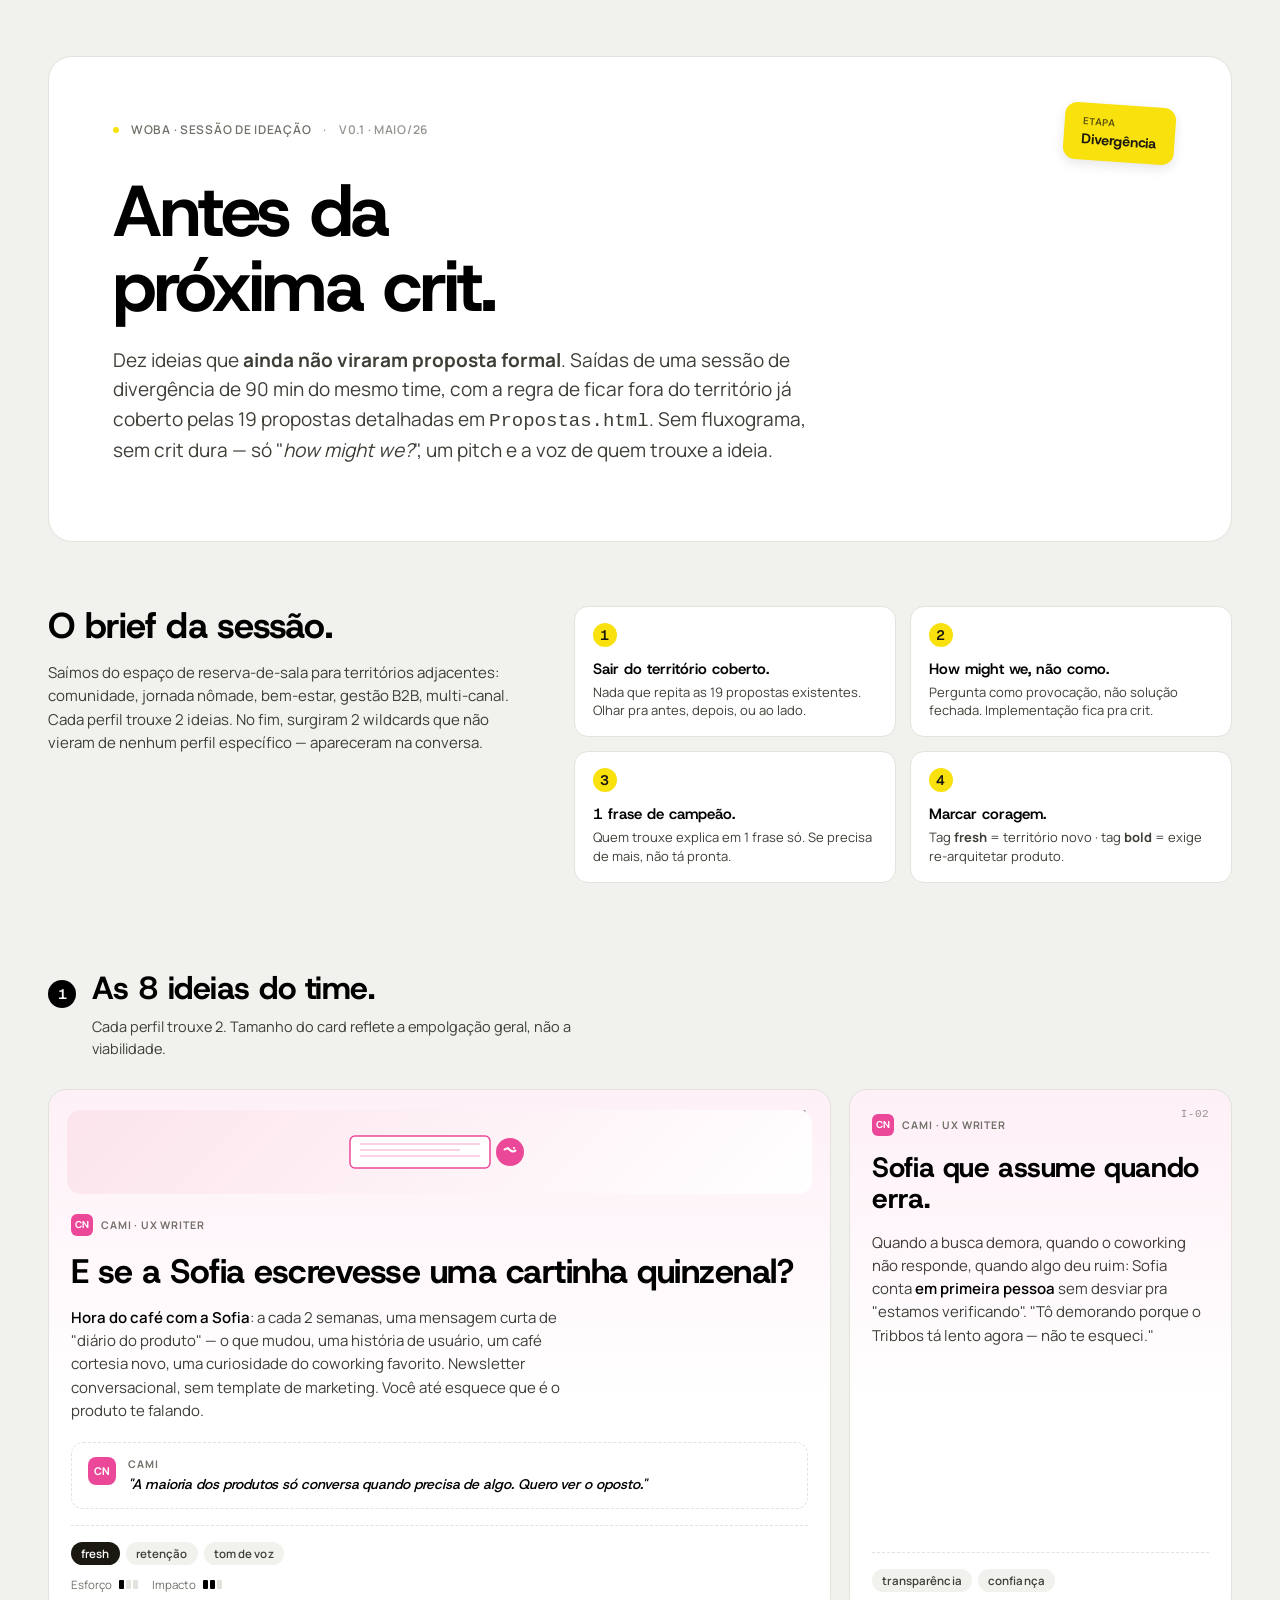
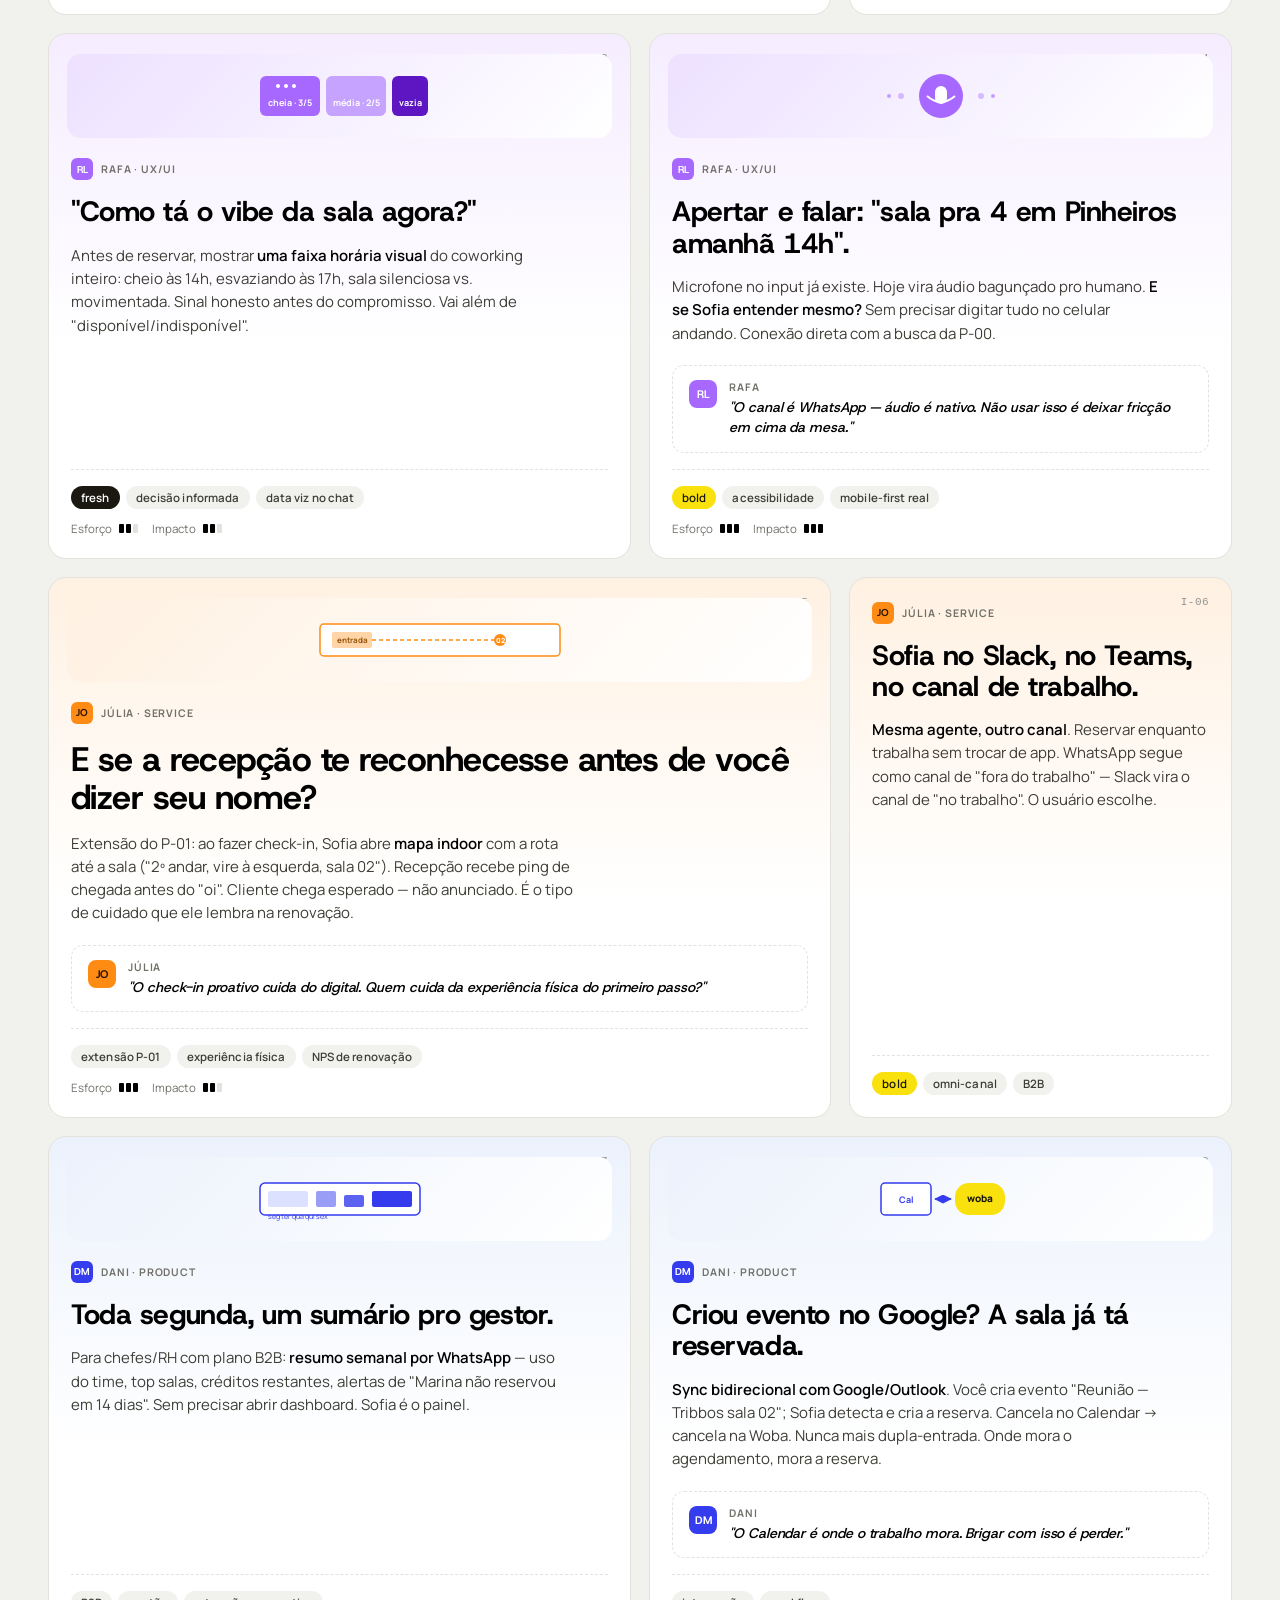
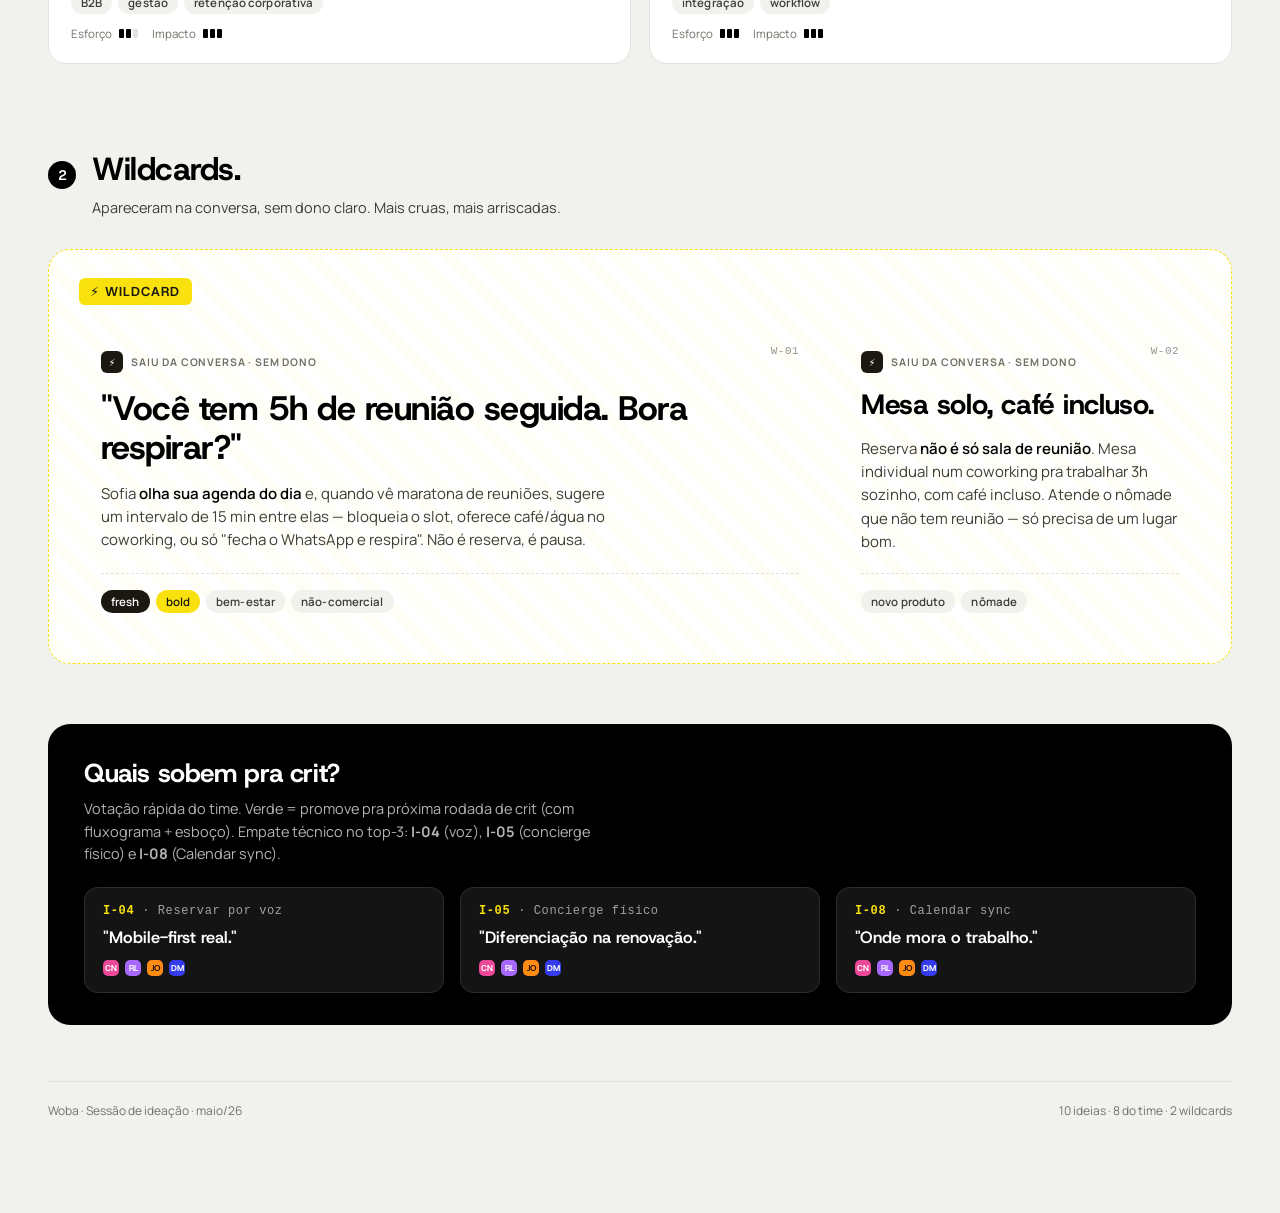
<file: Ideacao.html>
<!DOCTYPE html>
<html lang="pt-BR">
<head>
  <meta charset="UTF-8"/>
  <meta name="viewport" content="width=device-width, initial-scale=1"/>
  <title>Ideação — antes da próxima crit</title>
  <link rel="stylesheet" href="styles/propostas.css"/>
  <style>
    /* ─────────── Ideação overrides — looser, mood-board feel ─────────── */
    body { background: var(--canvas); }
    .page { padding: 56px 48px 96px; max-width: 1400px; }
    @media (max-width: 720px) { .page { padding: 28px 18px 60px; } }

    /* ─── Cover ─── */
    .cover-i {
      background: var(--paper);
      border-radius: 24px;
      padding: 64px 64px 56px;
      border: 1px solid var(--line);
      position: relative;
      overflow: hidden;
    }
    .cover-i .meta {
      display: flex; gap: 12px; align-items: center;
      font-size: 12px; letter-spacing: 0.06em; text-transform: uppercase;
      color: var(--ink-3); font-weight: 600; margin-bottom: 36px;
    }
    .cover-i .meta .dot { width: 6px; height: 6px; border-radius: 50%; background: var(--yellow); }
    .cover-i h1 { margin: 0; max-width: 18ch; }
    .cover-i .lede { margin-top: 22px; max-width: 60ch; font-size: 19px; line-height: 1.55; color: var(--ink-2); }
    .cover-i .stamp {
      position: absolute; top: 48px; right: 56px;
      background: var(--yellow); color: var(--yellow-fg);
      padding: 12px 18px; border-radius: 12px;
      font-family: var(--display); font-weight: 700; font-size: 14px;
      letter-spacing: -0.005em;
      transform: rotate(4deg);
      box-shadow: 0 4px 12px rgba(0,0,0,0.1);
    }
    .cover-i .stamp small {
      display: block; font-size: 10px; font-weight: 600; text-transform: uppercase;
      letter-spacing: 0.1em; opacity: 0.7; margin-bottom: 2px;
    }
    @media (max-width: 720px) {
      .cover-i { padding: 32px 24px 36px; }
      .cover-i .stamp { display: none; }
    }

    /* ─── Brief block ─── */
    .brief {
      margin-top: 64px;
      display: grid; grid-template-columns: 1fr 1.4fr; gap: 56px;
      align-items: start;
    }
    @media (max-width: 880px) { .brief { grid-template-columns: 1fr; gap: 24px; } }
    .brief .lhs h2 {
      font-family: var(--display); font-weight: 700;
      font-size: 36px; line-height: 1.1; letter-spacing: -0.02em;
      margin: 0;
    }
    .brief .lhs p { font-size: 15px; line-height: 1.55; color: var(--ink-2); margin: 16px 0 0; }
    .brief .rhs {
      display: grid; grid-template-columns: repeat(2, 1fr); gap: 14px;
    }
    .rule {
      background: var(--paper); border: 1px solid var(--line);
      border-radius: 14px; padding: 16px 18px;
    }
    .rule .num {
      font-family: var(--display); font-weight: 700; font-size: 14px;
      color: var(--yellow-fg);
      background: var(--yellow);
      width: 24px; height: 24px; border-radius: 50%;
      display: inline-flex; align-items: center; justify-content: center;
      margin-bottom: 12px;
    }
    .rule h4 { margin: 0 0 4px; font-family: var(--display); font-weight: 600; font-size: 15px; }
    .rule p { margin: 0; font-size: 13px; line-height: 1.45; color: var(--ink-2); }

    /* ─── Section heads ─── */
    .ssec { margin-top: 88px; }
    .ssec-head { display: flex; align-items: baseline; gap: 16px; margin-bottom: 8px; }
    .ssec-head .num {
      font-family: var(--display); font-weight: 700; font-size: 14px;
      background: var(--ink); color: var(--paper);
      width: 28px; height: 28px; border-radius: 50%;
      display: inline-flex; align-items: center; justify-content: center;
    }
    .ssec-head h2 {
      font-family: var(--display); font-weight: 700; font-size: 32px;
      line-height: 1.1; letter-spacing: -0.015em; margin: 0;
    }
    .ssec-sub {
      margin: 8px 0 28px 44px; max-width: 60ch;
      font-size: 14.5px; line-height: 1.55; color: var(--ink-2);
    }

    /* ─── Sticky-note grid ─── */
    .ideas {
      display: grid;
      grid-template-columns: repeat(12, 1fr);
      gap: 18px;
    }
    @media (max-width: 980px) {
      .ideas { grid-template-columns: repeat(6, 1fr); }
    }
    @media (max-width: 600px) {
      .ideas { grid-template-columns: 1fr; gap: 14px; }
    }

    .idea-c {
      background: var(--paper);
      border: 1px solid var(--line);
      border-radius: 18px;
      padding: 24px 22px 22px;
      position: relative;
      display: flex; flex-direction: column;
      grid-column: span 6;
      min-height: 280px;
    }
    @media (max-width: 600px) { .idea-c { grid-column: span 1; } }

    /* Modifiers: spans + tints */
    .idea-c.wide  { grid-column: span 8; }
    .idea-c.tall  { grid-column: span 4; }
    .idea-c.full  { grid-column: span 12; }
    @media (max-width: 980px) {
      .idea-c.wide, .idea-c.tall, .idea-c.full { grid-column: span 6; }
    }
    @media (max-width: 600px) {
      .idea-c.wide, .idea-c.tall, .idea-c.full { grid-column: span 1; }
    }

    .idea-c.tinted-pink { background: linear-gradient(180deg, #fef0f7 0%, #fff 60%); }
    .idea-c.tinted-purple { background: linear-gradient(180deg, #f5edff 0%, #fff 60%); }
    .idea-c.tinted-yellow { background: linear-gradient(180deg, #fffae0 0%, #fff 60%); }
    .idea-c.tinted-blue { background: linear-gradient(180deg, #ecf2fc 0%, #fff 60%); }
    .idea-c.tinted-orange { background: linear-gradient(180deg, #fff1e2 0%, #fff 60%); }
    .idea-c.tinted-green { background: linear-gradient(180deg, #eef7e1 0%, #fff 60%); }

    /* Stamp / ID */
    .idea-c .stamp {
      position: absolute; top: 18px; right: 22px;
      font-family: ui-monospace, "SFMono-Regular", Menlo, monospace;
      font-size: 11px; color: var(--ink-4);
      letter-spacing: 0.04em;
    }
    .idea-c .champ-tag {
      display: inline-flex; align-items: center; gap: 8px;
      font-size: 10.5px; font-weight: 700; letter-spacing: 0.08em;
      text-transform: uppercase; color: var(--ink-3);
      margin-bottom: 16px;
    }
    .idea-c .champ-tag .av {
      width: 22px; height: 22px; border-radius: 6px;
      display: inline-flex; align-items: center; justify-content: center;
      font-family: var(--display); font-weight: 700; font-size: 10px;
      color: #fff; letter-spacing: 0;
    }
    .idea-c[data-c="writer"]  .champ-tag .av { background: var(--ux-writer); }
    .idea-c[data-c="ui"]      .champ-tag .av { background: var(--ux-ui); }
    .idea-c[data-c="service"] .champ-tag .av { background: var(--service); color: #2a1300; }
    .idea-c[data-c="product"] .champ-tag .av { background: var(--product); }
    .idea-c[data-c="team"]    .champ-tag .av { background: #1a1810; }

    /* "How might we" question — display type */
    .hmw {
      font-family: var(--display);
      font-weight: 700;
      font-size: 28px;
      line-height: 1.12;
      letter-spacing: -0.015em;
      color: var(--ink);
      margin: 0 0 16px;
    }
    .idea-c.wide .hmw { font-size: 34px; }
    .idea-c.full .hmw { font-size: 44px; line-height: 1.06; max-width: 22ch; }

    /* Pitch body */
    .pitch { font-size: 15px; line-height: 1.55; color: var(--ink-2); margin: 0 0 20px; max-width: 56ch; }
    .pitch b { color: var(--ink); font-weight: 600; }

    /* Pull quote — designer's voice */
    .voice {
      display: flex; gap: 12px; align-items: flex-start;
      padding: 14px 16px;
      background: rgba(255,255,255,0.55);
      border: 1px dashed var(--line);
      border-radius: 12px;
      margin-bottom: 16px;
    }
    .voice .av {
      width: 28px; height: 28px; border-radius: 8px; flex-shrink: 0;
      display: inline-flex; align-items: center; justify-content: center;
      font-family: var(--display); font-weight: 700; font-size: 11px;
      color: #fff;
    }
    .idea-c[data-c="writer"]  .voice .av { background: var(--ux-writer); }
    .idea-c[data-c="ui"]      .voice .av { background: var(--ux-ui); }
    .idea-c[data-c="service"] .voice .av { background: var(--service); color: #2a1300; }
    .idea-c[data-c="product"] .voice .av { background: var(--product); }
    .idea-c[data-c="team"]    .voice .av { background: #1a1810; }
    .voice p {
      margin: 0;
      font-family: var(--display);
      font-style: italic; font-weight: 500;
      font-size: 14px; line-height: 1.45;
      letter-spacing: -0.005em;
      color: var(--ink);
    }
    .voice .who {
      font-style: normal; font-weight: 700;
      font-size: 10.5px; letter-spacing: 0.08em;
      text-transform: uppercase; color: var(--ink-3);
      display: block; margin-bottom: 3px;
    }

    /* Tag chips bottom */
    .chips {
      display: flex; flex-wrap: wrap; gap: 6px;
      margin-top: auto;
      padding-top: 16px;
      border-top: 1px dashed var(--line);
    }
    .chips .chip {
      font-size: 11.5px; font-weight: 600;
      background: var(--canvas); color: var(--ink-2);
      padding: 4px 10px; border-radius: 999px;
      letter-spacing: 0.01em;
    }
    .chips .chip.fresh { background: #1a1810; color: #fff; }
    .chips .chip.bold { background: var(--yellow); color: var(--yellow-fg); }

    /* Effort/Impact mini-grid */
    .ei {
      display: flex; gap: 14px;
      font-size: 11.5px; color: var(--ink-3);
      margin-top: 12px;
    }
    .ei .item {
      display: inline-flex; align-items: center; gap: 5px;
    }
    .ei .item b { color: var(--ink); font-weight: 700; letter-spacing: 0.01em; }
    .ei .item .bars { display: inline-flex; gap: 2px; margin-left: 2px; }
    .ei .item .bars i {
      width: 5px; height: 9px; background: var(--line); border-radius: 1px; display: inline-block;
    }
    .ei .item .bars i.on { background: var(--ink); }

    /* Visual headers per card */
    .vis {
      height: 84px;
      margin: -4px -4px 20px;
      border-radius: 14px;
      overflow: hidden;
      position: relative;
      background: var(--canvas);
      display: flex; align-items: center; justify-content: center;
    }
    .idea-c.tall .vis { height: 64px; }

    /* Promote button */
    .promote {
      display: inline-flex; align-items: center; gap: 7px;
      font-size: 12.5px; font-weight: 600;
      background: transparent; color: var(--ink);
      border: 1px solid var(--ink); padding: 6px 12px;
      border-radius: 999px; cursor: pointer;
      font-family: inherit; transition: background 120ms ease;
      margin-top: 14px; align-self: flex-start;
    }
    .promote:hover { background: var(--ink); color: #fff; }

    /* ─── Wildcard zone ─── */
    .wildcard {
      margin-top: 30px;
      padding: 28px 30px;
      background:
        repeating-linear-gradient(45deg, transparent 0 12px, rgba(249,225,13,0.04) 12px 24px),
        var(--paper);
      border: 1.5px dashed var(--yellow);
      border-radius: 22px;
    }
    .wildcard .label {
      font-family: var(--display); font-weight: 700; font-size: 13px;
      letter-spacing: 0.08em; text-transform: uppercase;
      color: var(--yellow-fg);
      background: var(--yellow); display: inline-block;
      padding: 5px 11px; border-radius: 6px; margin-bottom: 14px;
    }

    /* ─── Voting / promote bar ─── */
    .promote-rail {
      margin-top: 60px;
      padding: 32px 36px;
      background: var(--ink); color: #fff;
      border-radius: 22px;
    }
    .promote-rail h3 {
      margin: 0 0 8px;
      font-family: var(--display); font-weight: 700; font-size: 26px;
      letter-spacing: -0.015em; color: #fff;
    }
    .promote-rail p { margin: 0; font-size: 14.5px; line-height: 1.55; color: rgba(255,255,255,0.7); max-width: 60ch; }
    .vote-grid {
      display: grid; grid-template-columns: repeat(3, 1fr); gap: 16px;
      margin-top: 22px;
    }
    @media (max-width: 720px) { .vote-grid { grid-template-columns: 1fr; } }
    .vote {
      background: rgba(255,255,255,0.08); padding: 16px 18px;
      border-radius: 14px;
      border: 1px solid rgba(255,255,255,0.1);
    }
    .vote .id-row {
      display: flex; align-items: center; gap: 8px; font-size: 12px;
      font-family: ui-monospace, Menlo, monospace; color: rgba(255,255,255,0.6);
      letter-spacing: 0.05em; margin-bottom: 8px;
    }
    .vote .id-row b { color: var(--yellow); }
    .vote h4 { margin: 0; font-family: var(--display); font-weight: 600; font-size: 16.5px; color: #fff; }
    .vote .votes {
      display: flex; gap: 6px; margin-top: 12px;
    }
    .vote .votes .pip {
      width: 16px; height: 16px; border-radius: 5px;
      display: inline-flex; align-items: center; justify-content: center;
      font-family: var(--display); font-weight: 700; font-size: 8.5px;
      color: #fff;
    }
    .vote .votes .pip.writer  { background: var(--ux-writer); }
    .vote .votes .pip.ui      { background: var(--ux-ui); }
    .vote .votes .pip.service { background: var(--service); color: #2a1300; }
    .vote .votes .pip.product { background: var(--product); }

    /* Foot */
    .foot-i {
      margin-top: 56px;
      font-size: 12px; color: var(--ink-3);
      display: flex; justify-content: space-between; align-items: center;
      border-top: 1px solid var(--line); padding-top: 20px;
    }
  </style>
</head>
<body>
  <main class="page">

    <!-- ════════════════════════════ COVER ════════════════════════════ -->
    <section class="cover-i">
      <div class="meta">
        <span class="dot"></span><span>Woba · Sessão de ideação</span>
        <span style="color:var(--ink-4)">·</span>
        <span style="color:var(--ink-4)">v0.1 · maio/26</span>
      </div>
      <h1 class="h-mega">Antes da<br/>próxima crit.</h1>
      <p class="lede">
        Dez ideias que <b>ainda não viraram proposta formal</b>. Saídas de uma sessão de divergência de 90 min do mesmo
        time, com a regra de ficar fora do território já coberto pelas 19 propostas detalhadas em <code>Propostas.html</code>.
        Sem fluxograma, sem crit dura — só "<i>how might we?</i>", um pitch e a voz de quem trouxe a ideia.
      </p>
      <div class="stamp">
        <small>Etapa</small>
        Divergência
      </div>
    </section>

    <!-- ════════════════════════════ BRIEF ════════════════════════════ -->
    <section class="brief">
      <div class="lhs">
        <h2>O brief da sessão.</h2>
        <p>
          Saímos do espaço de reserva-de-sala para territórios adjacentes: comunidade, jornada nômade,
          bem-estar, gestão B2B, multi-canal. Cada perfil trouxe 2 ideias. No fim, surgiram 2 wildcards
          que não vieram de nenhum perfil específico — apareceram na conversa.
        </p>
      </div>
      <div class="rhs">
        <div class="rule">
          <div class="num">1</div>
          <h4>Sair do território coberto.</h4>
          <p>Nada que repita as 19 propostas existentes. Olhar pra antes, depois, ou ao lado.</p>
        </div>
        <div class="rule">
          <div class="num">2</div>
          <h4>How might we, não como.</h4>
          <p>Pergunta como provocação, não solução fechada. Implementação fica pra crit.</p>
        </div>
        <div class="rule">
          <div class="num">3</div>
          <h4>1 frase de campeão.</h4>
          <p>Quem trouxe explica em 1 frase só. Se precisa de mais, não tá pronta.</p>
        </div>
        <div class="rule">
          <div class="num">4</div>
          <h4>Marcar coragem.</h4>
          <p>Tag <b>fresh</b> = território novo · tag <b>bold</b> = exige re-arquitetar produto.</p>
        </div>
      </div>
    </section>

    <!-- ════════════════════════════ IDEIAS ════════════════════════════ -->
    <section class="ssec">
      <div class="ssec-head">
        <span class="num">1</span>
        <h2>As 8 ideias do time.</h2>
      </div>
      <p class="ssec-sub">Cada perfil trouxe 2. Tamanho do card reflete a empolgação geral, não a viabilidade.</p>

      <div class="ideas">

        <!-- I-01 — Hora do café com a Sofia (CAMI · writer) -->
        <article class="idea-c tinted-pink wide" data-c="writer">
          <span class="stamp">I-01</span>
          <div class="vis" style="background: linear-gradient(135deg, #fce4ec 0%, #fff 100%);">
            <svg width="220" height="60" viewBox="0 0 220 60" fill="none">
              <rect x="20" y="14" width="140" height="32" rx="5" fill="#fff" stroke="#ec4899" stroke-width="1.5"/>
              <path d="M30 22 h120 M30 28 h100 M30 34 h120" stroke="#ec4899" stroke-width="1.2" opacity="0.5"/>
              <circle cx="180" cy="30" r="14" fill="#ec4899"/>
              <path d="M174 28 q3 -3 6 0 t6 0" stroke="#fff" stroke-width="2" fill="none"/>
              <circle cx="178" cy="26" r="1" fill="#fff"/>
              <circle cx="184" cy="26" r="1" fill="#fff"/>
            </svg>
          </div>
          <div class="champ-tag"><span class="av">CN</span>Cami · UX Writer</div>
          <h3 class="hmw">E se a Sofia escrevesse uma cartinha quinzenal?</h3>
          <p class="pitch">
            <b>Hora do café com a Sofia</b>: a cada 2 semanas, uma mensagem curta de "diário do produto" —
            o que mudou, uma história de usuário, um café cortesia novo, uma curiosidade do coworking favorito.
            Newsletter conversacional, sem template de marketing. Você até esquece que é o produto te falando.
          </p>
          <div class="voice">
            <span class="av">CN</span>
            <div>
              <span class="who">Cami</span>
              <p>"A maioria dos produtos só conversa quando precisa de algo. Quero ver o oposto."</p>
            </div>
          </div>
          <div class="chips">
            <span class="chip fresh">fresh</span>
            <span class="chip">retenção</span>
            <span class="chip">tom de voz</span>
          </div>
          <div class="ei">
            <span class="item">Esforço <span class="bars"><i class="on"></i><i></i><i></i></span></span>
            <span class="item">Impacto <span class="bars"><i class="on"></i><i class="on"></i><i></i></span></span>
          </div>
        </article>

        <!-- I-02 — Sofia confessa (CAMI · writer) -->
        <article class="idea-c tinted-pink tall" data-c="writer">
          <span class="stamp">I-02</span>
          <div class="champ-tag"><span class="av">CN</span>Cami · UX Writer</div>
          <h3 class="hmw">Sofia que assume quando erra.</h3>
          <p class="pitch">
            Quando a busca demora, quando o coworking não responde, quando algo deu ruim: Sofia conta
            <b>em primeira pessoa</b> sem desviar pra "estamos verificando". "Tô demorando porque o Tribbos
            tá lento agora — não te esqueci."
          </p>
          <div class="chips">
            <span class="chip">transparência</span>
            <span class="chip">confiança</span>
          </div>
        </article>

        <!-- I-03 — Card de "humor" da sala (RAFA · ui) -->
        <article class="idea-c tinted-purple" data-c="ui">
          <span class="stamp">I-03</span>
          <div class="vis" style="background: linear-gradient(135deg, #ede1ff 0%, #fff 100%);">
            <svg width="200" height="60" viewBox="0 0 200 60">
              <rect x="20" y="10" width="60" height="40" rx="6" fill="#a768ff"/>
              <rect x="86" y="10" width="60" height="40" rx="6" fill="#c5a3ff"/>
              <rect x="152" y="10" width="36" height="40" rx="6" fill="#5d16c2"/>
              <circle cx="38" cy="20" r="2" fill="#fff"/>
              <circle cx="46" cy="20" r="2" fill="#fff"/>
              <circle cx="54" cy="20" r="2" fill="#fff"/>
              <text x="50" y="40" font-family="Manrope" font-size="9" fill="#fff" text-anchor="middle" font-weight="700">cheia · 3/5</text>
              <text x="116" y="40" font-family="Manrope" font-size="9" fill="#fff" text-anchor="middle" font-weight="700">média · 2/5</text>
              <text x="170" y="40" font-family="Manrope" font-size="9" fill="#fff" text-anchor="middle" font-weight="700">vazia</text>
            </svg>
          </div>
          <div class="champ-tag"><span class="av">RL</span>Rafa · UX/UI</div>
          <h3 class="hmw">"Como tá o vibe da sala agora?"</h3>
          <p class="pitch">
            Antes de reservar, mostrar <b>uma faixa horária visual</b> do coworking inteiro: cheio às 14h,
            esvaziando às 17h, sala silenciosa vs. movimentada. Sinal honesto antes do compromisso.
            Vai além de "disponível/indisponível".
          </p>
          <div class="chips">
            <span class="chip fresh">fresh</span>
            <span class="chip">decisão informada</span>
            <span class="chip">data viz no chat</span>
          </div>
          <div class="ei">
            <span class="item">Esforço <span class="bars"><i class="on"></i><i class="on"></i><i></i></span></span>
            <span class="item">Impacto <span class="bars"><i class="on"></i><i class="on"></i><i></i></span></span>
          </div>
        </article>

        <!-- I-04 — Reservar por voz (RAFA · ui) -->
        <article class="idea-c tinted-purple" data-c="ui">
          <span class="stamp">I-04</span>
          <div class="vis" style="background: linear-gradient(135deg, #ede1ff 0%, #fff 100%);">
            <svg width="200" height="60" viewBox="0 0 200 60">
              <circle cx="100" cy="30" r="22" fill="#a768ff"/>
              <rect x="94" y="20" width="12" height="18" rx="6" fill="#fff"/>
              <path d="M86 30 q14 12 28 0" stroke="#fff" stroke-width="2" fill="none"/>
              <circle cx="60" cy="30" r="3" fill="#a768ff" opacity="0.4"/>
              <circle cx="48" cy="30" r="2" fill="#a768ff" opacity="0.6"/>
              <circle cx="140" cy="30" r="3" fill="#a768ff" opacity="0.4"/>
              <circle cx="152" cy="30" r="2" fill="#a768ff" opacity="0.6"/>
            </svg>
          </div>
          <div class="champ-tag"><span class="av">RL</span>Rafa · UX/UI</div>
          <h3 class="hmw">Apertar e falar: "sala pra 4 em Pinheiros amanhã 14h".</h3>
          <p class="pitch">
            Microfone no input já existe. Hoje vira áudio bagunçado pro humano. <b>E se Sofia entender mesmo?</b>
            Sem precisar digitar tudo no celular andando. Conexão direta com a busca da P-00.
          </p>
          <div class="voice">
            <span class="av">RL</span>
            <div>
              <span class="who">Rafa</span>
              <p>"O canal é WhatsApp — áudio é nativo. Não usar isso é deixar fricção em cima da mesa."</p>
            </div>
          </div>
          <div class="chips">
            <span class="chip bold">bold</span>
            <span class="chip">acessibilidade</span>
            <span class="chip">mobile-first real</span>
          </div>
          <div class="ei">
            <span class="item">Esforço <span class="bars"><i class="on"></i><i class="on"></i><i class="on"></i></span></span>
            <span class="item">Impacto <span class="bars"><i class="on"></i><i class="on"></i><i class="on"></i></span></span>
          </div>
        </article>

        <!-- I-05 — Concierge físico (JÚLIA · service) -->
        <article class="idea-c tinted-orange wide" data-c="service">
          <span class="stamp">I-05</span>
          <div class="vis" style="background: linear-gradient(135deg, #fff1e2 0%, #fff 100%);">
            <svg width="280" height="60" viewBox="0 0 280 60">
              <!-- entrada e mapa indoor -->
              <rect x="20" y="14" width="240" height="32" rx="4" fill="#fff" stroke="#fe8c14" stroke-width="1.5"/>
              <rect x="32" y="22" width="40" height="16" rx="2" fill="#ffd5a8"/>
              <text x="52" y="33" font-family="Manrope" font-size="8" fill="#98540c" text-anchor="middle" font-weight="700">entrada</text>
              <path d="M72 30 L 200 30" stroke="#fe8c14" stroke-width="1.5" stroke-dasharray="4 3"/>
              <circle cx="200" cy="30" r="6" fill="#fe8c14"/>
              <text x="200" y="33" font-family="Manrope" font-size="7" fill="#fff" text-anchor="middle" font-weight="800">02</text>
            </svg>
          </div>
          <div class="champ-tag"><span class="av">JO</span>Júlia · Service</div>
          <h3 class="hmw">E se a recepção te reconhecesse antes de você dizer seu nome?</h3>
          <p class="pitch">
            Extensão do P-01: ao fazer check-in, Sofia abre <b>mapa indoor</b> com a rota até a sala
            ("2º andar, vire à esquerda, sala 02"). Recepção recebe ping de chegada antes do "oi". Cliente
            chega esperado — não anunciado. É o tipo de cuidado que ele lembra na renovação.
          </p>
          <div class="voice">
            <span class="av">JO</span>
            <div>
              <span class="who">Júlia</span>
              <p>"O check-in proativo cuida do digital. Quem cuida da experiência física do primeiro passo?"</p>
            </div>
          </div>
          <div class="chips">
            <span class="chip">extensão P-01</span>
            <span class="chip">experiência física</span>
            <span class="chip">NPS de renovação</span>
          </div>
          <div class="ei">
            <span class="item">Esforço <span class="bars"><i class="on"></i><i class="on"></i><i class="on"></i></span></span>
            <span class="item">Impacto <span class="bars"><i class="on"></i><i class="on"></i><i></i></span></span>
          </div>
        </article>

        <!-- I-06 — Sofia no Slack/Teams (JÚLIA · service) -->
        <article class="idea-c tinted-orange tall" data-c="service">
          <span class="stamp">I-06</span>
          <div class="champ-tag"><span class="av">JO</span>Júlia · Service</div>
          <h3 class="hmw">Sofia no Slack, no Teams, no canal de trabalho.</h3>
          <p class="pitch">
            <b>Mesma agente, outro canal</b>. Reservar enquanto trabalha sem trocar de app. WhatsApp segue como
            canal de "fora do trabalho" — Slack vira o canal de "no trabalho". O usuário escolhe.
          </p>
          <div class="chips">
            <span class="chip bold">bold</span>
            <span class="chip">omni-canal</span>
            <span class="chip">B2B</span>
          </div>
        </article>

        <!-- I-07 — Painel do gestor (DANI · product) -->
        <article class="idea-c tinted-blue" data-c="product">
          <span class="stamp">I-07</span>
          <div class="vis" style="background: linear-gradient(135deg, #ecf2fc 0%, #fff 100%);">
            <svg width="200" height="60" viewBox="0 0 200 60">
              <rect x="20" y="14" width="160" height="32" rx="5" fill="#fff" stroke="#343ced" stroke-width="1.5"/>
              <rect x="28" y="22" width="40" height="16" rx="2" fill="#dbe1ff"/>
              <rect x="76" y="22" width="20" height="16" rx="2" fill="#343ced" opacity="0.5"/>
              <rect x="104" y="26" width="20" height="12" rx="2" fill="#343ced" opacity="0.8"/>
              <rect x="132" y="22" width="40" height="16" rx="2" fill="#343ced"/>
              <text x="28" y="50" font-family="Manrope" font-size="7" fill="#343ced">seg ter qua qui sex</text>
            </svg>
          </div>
          <div class="champ-tag"><span class="av">DM</span>Dani · Product</div>
          <h3 class="hmw">Toda segunda, um sumário pro gestor.</h3>
          <p class="pitch">
            Para chefes/RH com plano B2B: <b>resumo semanal por WhatsApp</b> — uso do time, top salas,
            créditos restantes, alertas de "Marina não reservou em 14 dias". Sem precisar abrir dashboard.
            Sofia é o painel.
          </p>
          <div class="chips">
            <span class="chip">B2B</span>
            <span class="chip">gestão</span>
            <span class="chip">retenção corporativa</span>
          </div>
          <div class="ei">
            <span class="item">Esforço <span class="bars"><i class="on"></i><i class="on"></i><i></i></span></span>
            <span class="item">Impacto <span class="bars"><i class="on"></i><i class="on"></i><i class="on"></i></span></span>
          </div>
        </article>

        <!-- I-08 — Calendar 2-way sync (DANI · product) -->
        <article class="idea-c tinted-blue" data-c="product">
          <span class="stamp">I-08</span>
          <div class="vis" style="background: linear-gradient(135deg, #ecf2fc 0%, #fff 100%);">
            <svg width="200" height="60" viewBox="0 0 200 60">
              <rect x="40" y="14" width="50" height="32" rx="4" fill="#fff" stroke="#343ced" stroke-width="1.5"/>
              <text x="65" y="34" font-family="Manrope" font-size="9" fill="#343ced" text-anchor="middle" font-weight="700">Cal</text>
              <path d="M94 30 L 110 30" stroke="#343ced" stroke-width="1.5" marker-start="url(#aL)" marker-end="url(#aR)"/>
              <defs>
                <marker id="aL" viewBox="0 0 10 10" refX="1" refY="5" markerWidth="6" markerHeight="6" orient="auto"><path d="M10 0L0 5L10 10z" fill="#343ced"/></marker>
                <marker id="aR" viewBox="0 0 10 10" refX="9" refY="5" markerWidth="6" markerHeight="6" orient="auto"><path d="M0 0L10 5L0 10z" fill="#343ced"/></marker>
              </defs>
              <rect x="114" y="14" width="50" height="32" rx="14" fill="#f9e10d"/>
              <text x="139" y="33" font-family="Manrope" font-size="10" fill="#1a1810" text-anchor="middle" font-weight="800">woba</text>
            </svg>
          </div>
          <div class="champ-tag"><span class="av">DM</span>Dani · Product</div>
          <h3 class="hmw">Criou evento no Google? A sala já tá reservada.</h3>
          <p class="pitch">
            <b>Sync bidirecional com Google/Outlook</b>. Você cria evento "Reunião — Tribbos sala 02";
            Sofia detecta e cria a reserva. Cancela no Calendar → cancela na Woba. Nunca mais dupla-entrada.
            Onde mora o agendamento, mora a reserva.
          </p>
          <div class="voice">
            <span class="av">DM</span>
            <div>
              <span class="who">Dani</span>
              <p>"O Calendar é onde o trabalho mora. Brigar com isso é perder."</p>
            </div>
          </div>
          <div class="chips">
            <span class="chip">integração</span>
            <span class="chip">workflow</span>
          </div>
          <div class="ei">
            <span class="item">Esforço <span class="bars"><i class="on"></i><i class="on"></i><i class="on"></i></span></span>
            <span class="item">Impacto <span class="bars"><i class="on"></i><i class="on"></i><i class="on"></i></span></span>
          </div>
        </article>

      </div>
    </section>

    <!-- ════════════════════════════ WILDCARD ════════════════════════════ -->
    <section class="ssec">
      <div class="ssec-head">
        <span class="num">2</span>
        <h2>Wildcards.</h2>
      </div>
      <p class="ssec-sub">Apareceram na conversa, sem dono claro. Mais cruas, mais arriscadas.</p>

      <div class="wildcard">
        <span class="label">⚡ Wildcard</span>

        <div class="ideas" style="margin-top: 8px">
          <article class="idea-c tinted-yellow wide" data-c="team" style="border:none; background: transparent;">
            <span class="stamp">W-01</span>
            <div class="champ-tag"><span class="av">⚡</span>Saiu da conversa · sem dono</div>
            <h3 class="hmw">"Você tem 5h de reunião seguida. Bora respirar?"</h3>
            <p class="pitch">
              Sofia <b>olha sua agenda do dia</b> e, quando vê maratona de reuniões, sugere um intervalo de 15 min
              entre elas — bloqueia o slot, oferece café/água no coworking, ou só "fecha o WhatsApp e respira".
              Não é reserva, é pausa.
            </p>
            <div class="chips">
              <span class="chip fresh">fresh</span>
              <span class="chip bold">bold</span>
              <span class="chip">bem-estar</span>
              <span class="chip">não-comercial</span>
            </div>
          </article>

          <article class="idea-c tinted-green tall" data-c="team" style="background: transparent; border: none;">
            <span class="stamp">W-02</span>
            <div class="champ-tag"><span class="av">⚡</span>Saiu da conversa · sem dono</div>
            <h3 class="hmw">Mesa solo, café incluso.</h3>
            <p class="pitch">
              Reserva <b>não é só sala de reunião</b>. Mesa individual num coworking pra trabalhar 3h sozinho,
              com café incluso. Atende o nômade que não tem reunião — só precisa de um lugar bom.
            </p>
            <div class="chips">
              <span class="chip">novo produto</span>
              <span class="chip">nômade</span>
            </div>
          </article>
        </div>
      </div>
    </section>

    <!-- ════════════════════════════ PROMOTE ════════════════════════════ -->
    <section class="promote-rail">
      <h3>Quais sobem pra crit?</h3>
      <p>
        Votação rápida do time. Verde = promove pra próxima rodada de crit (com fluxograma + esboço).
        Empate técnico no top-3: <b>I-04</b> (voz), <b>I-05</b> (concierge físico) e <b>I-08</b> (Calendar sync).
      </p>
      <div class="vote-grid">
        <div class="vote">
          <div class="id-row"><b>I-04</b> · Reservar por voz</div>
          <h4>"Mobile-first real."</h4>
          <div class="votes">
            <span class="pip writer">CN</span>
            <span class="pip ui">RL</span>
            <span class="pip service">JO</span>
            <span class="pip product">DM</span>
          </div>
        </div>
        <div class="vote">
          <div class="id-row"><b>I-05</b> · Concierge físico</div>
          <h4>"Diferenciação na renovação."</h4>
          <div class="votes">
            <span class="pip writer">CN</span>
            <span class="pip ui">RL</span>
            <span class="pip service">JO</span>
            <span class="pip product">DM</span>
          </div>
        </div>
        <div class="vote">
          <div class="id-row"><b>I-08</b> · Calendar sync</div>
          <h4>"Onde mora o trabalho."</h4>
          <div class="votes">
            <span class="pip writer">CN</span>
            <span class="pip ui">RL</span>
            <span class="pip service">JO</span>
            <span class="pip product">DM</span>
          </div>
        </div>
      </div>
    </section>

    <footer class="foot-i">
      <div>Woba · Sessão de ideação · maio/26</div>
      <div>10 ideias · 8 do time · 2 wildcards</div>
    </footer>
  </main>
</body>
</html>
</file>
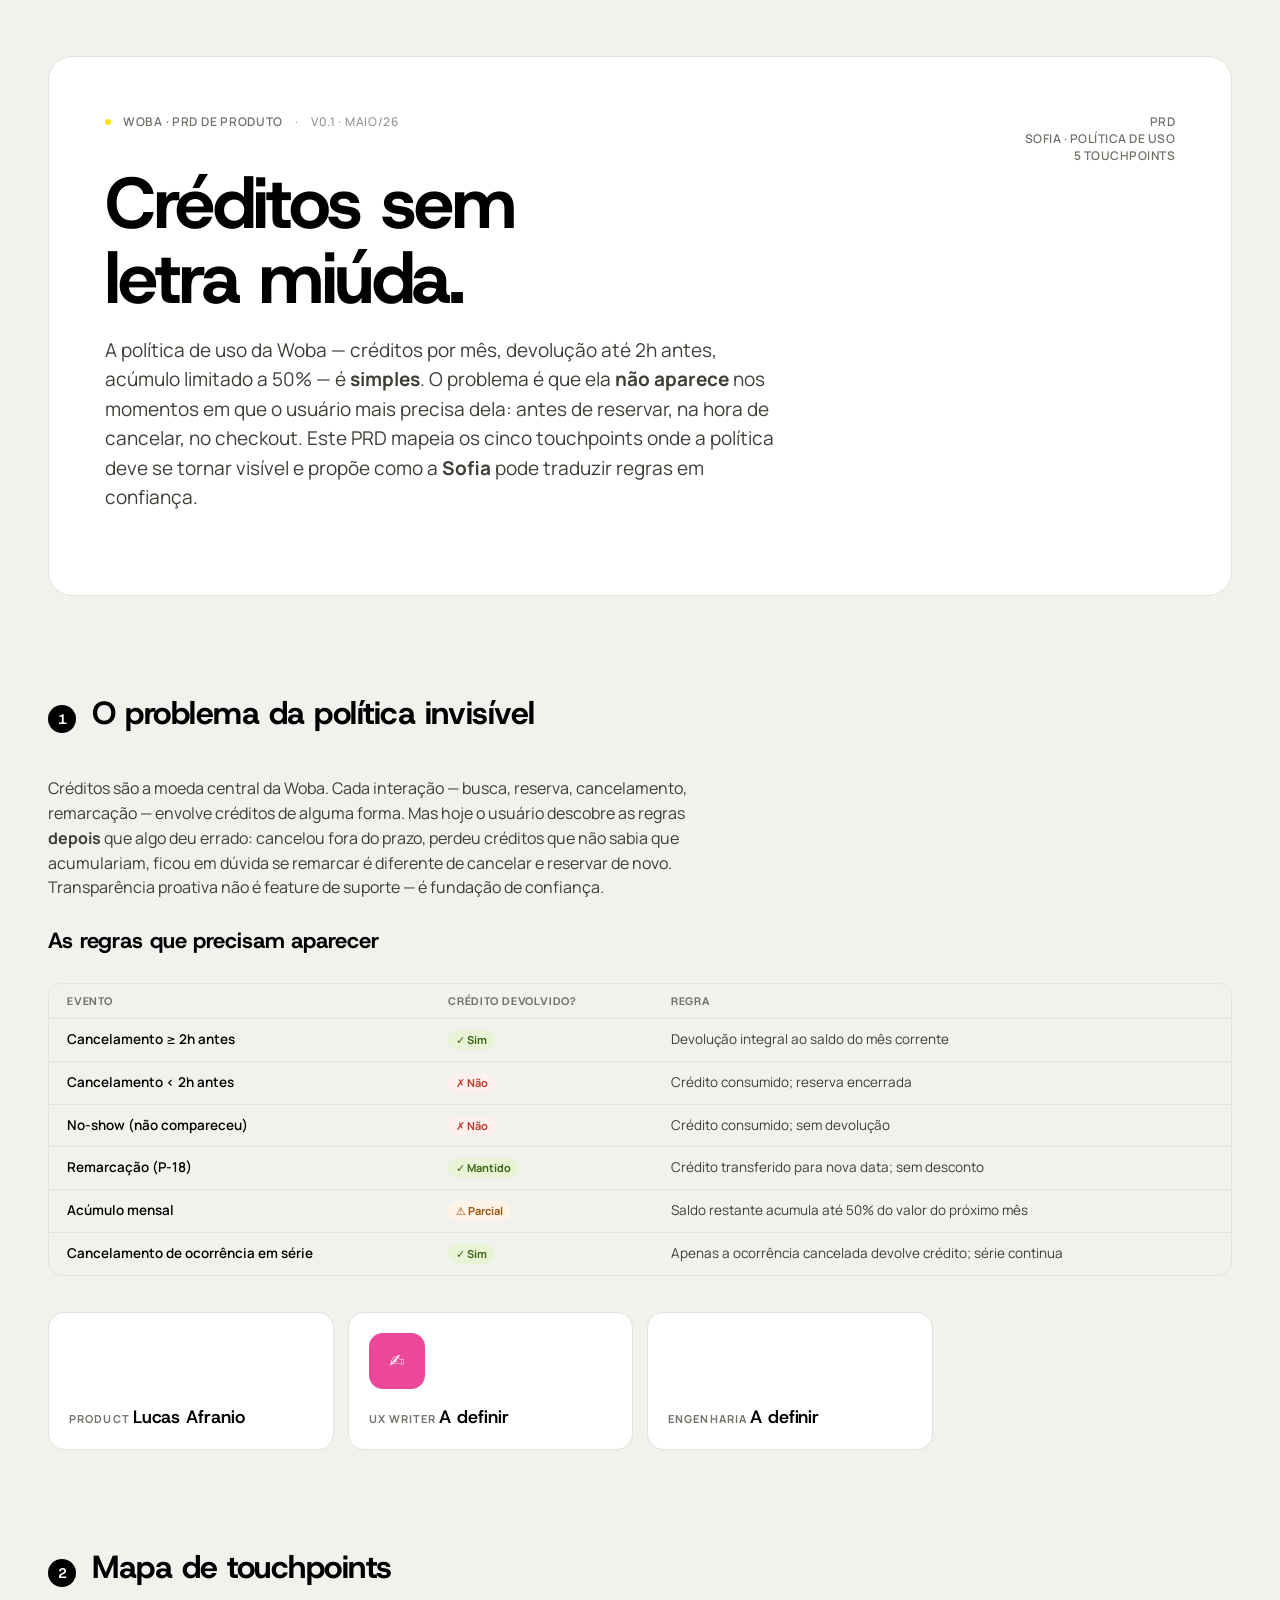
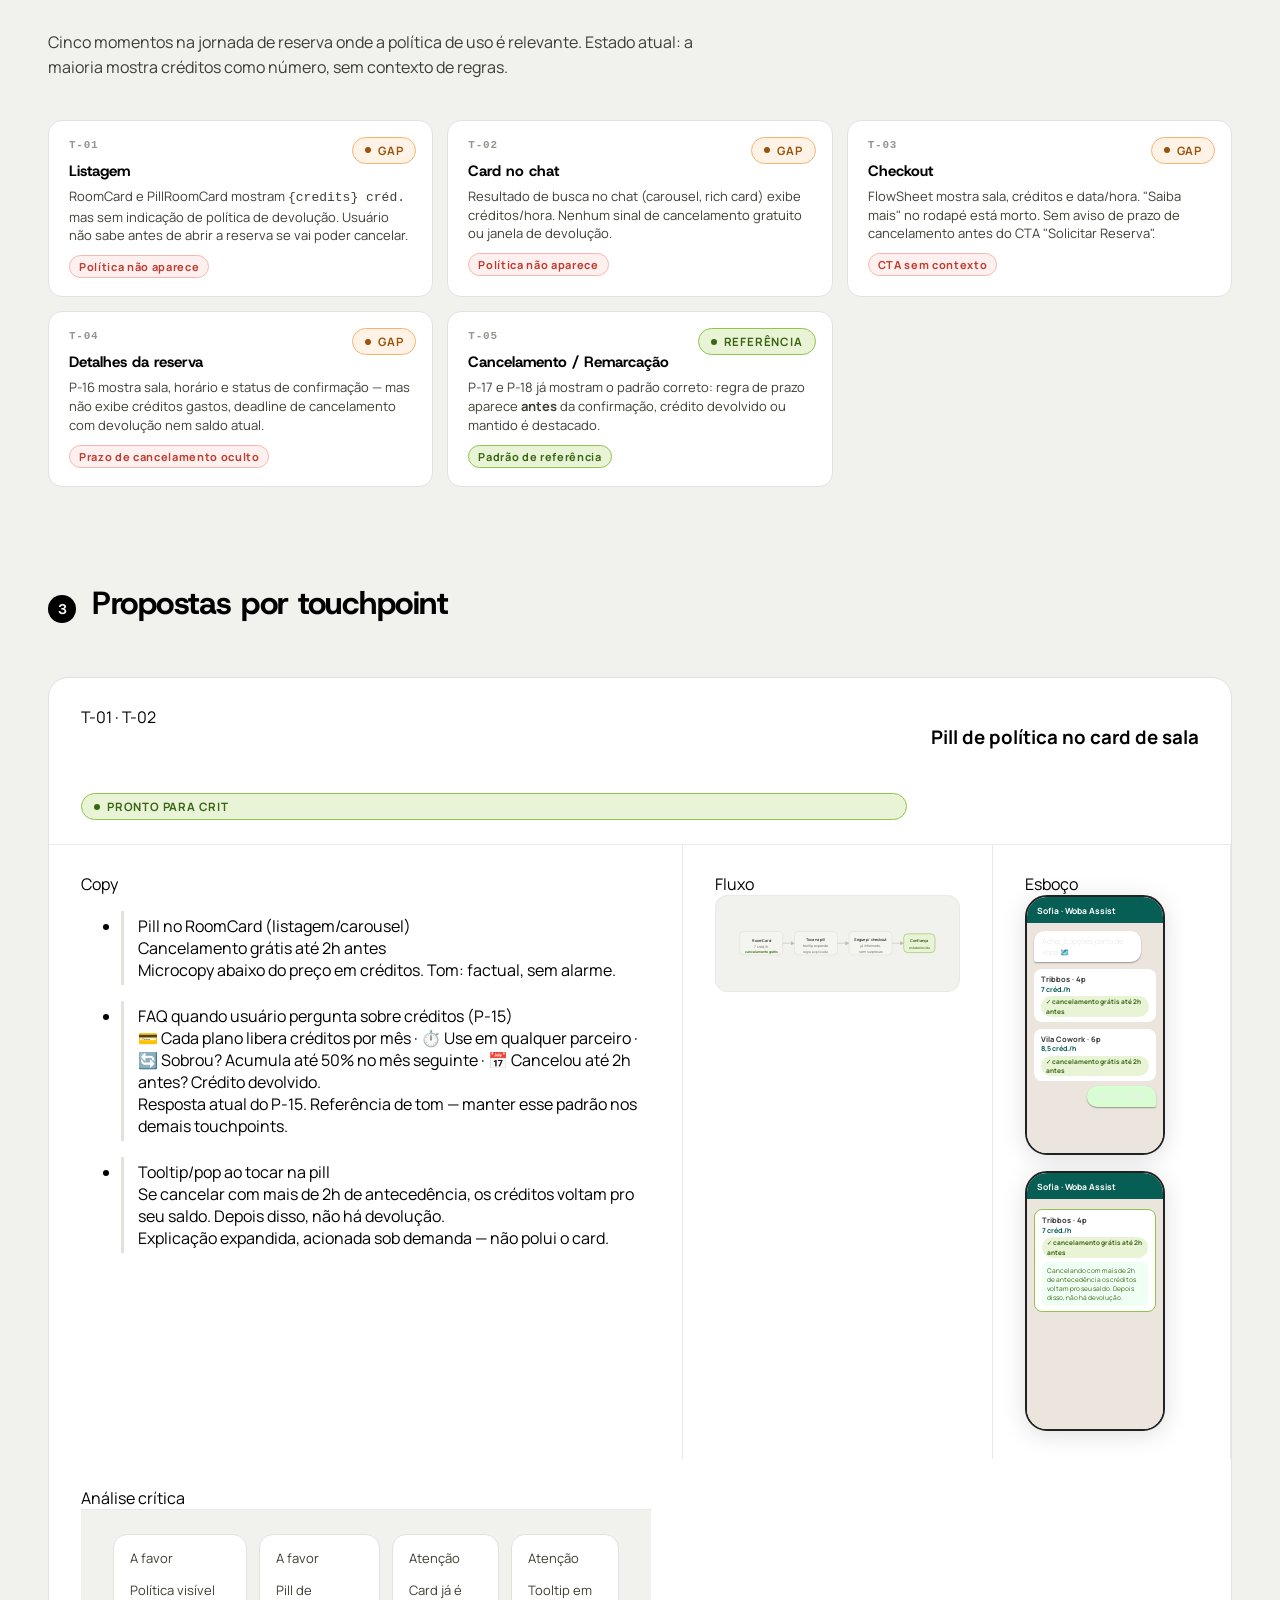
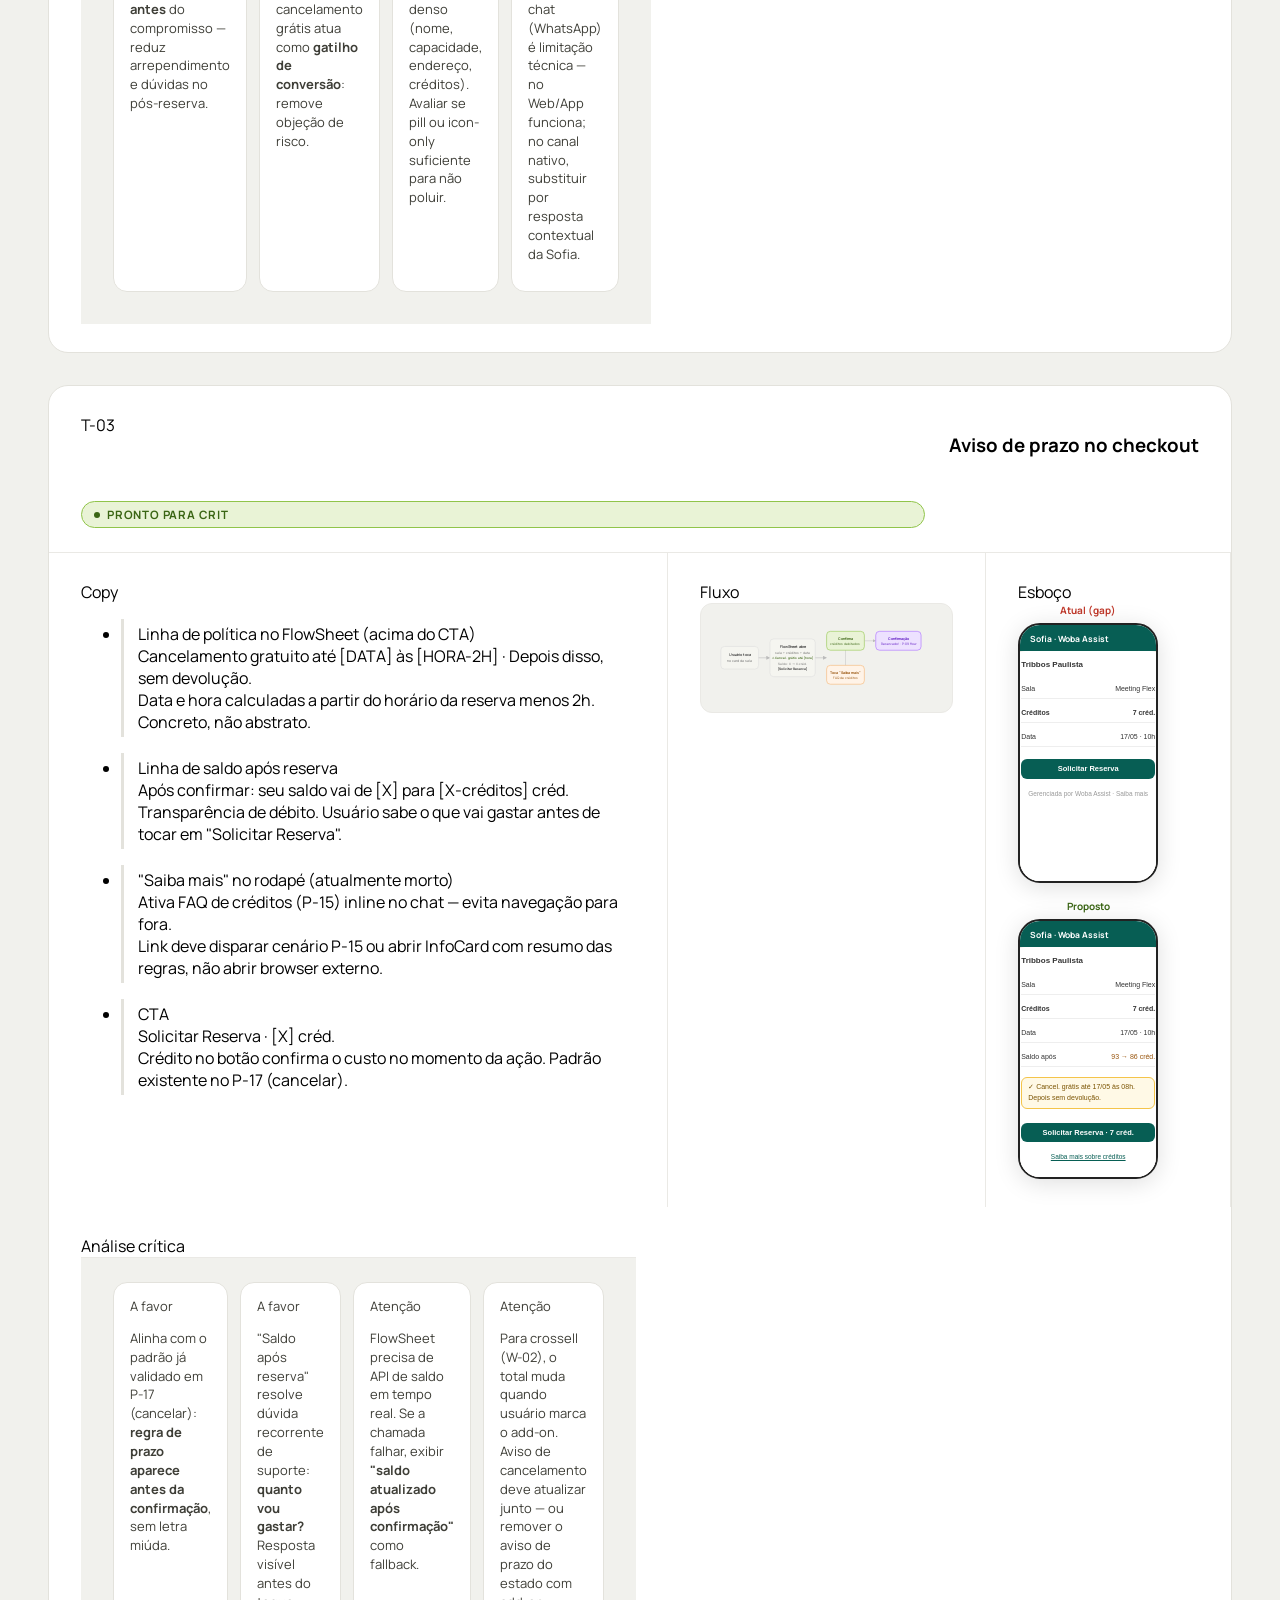
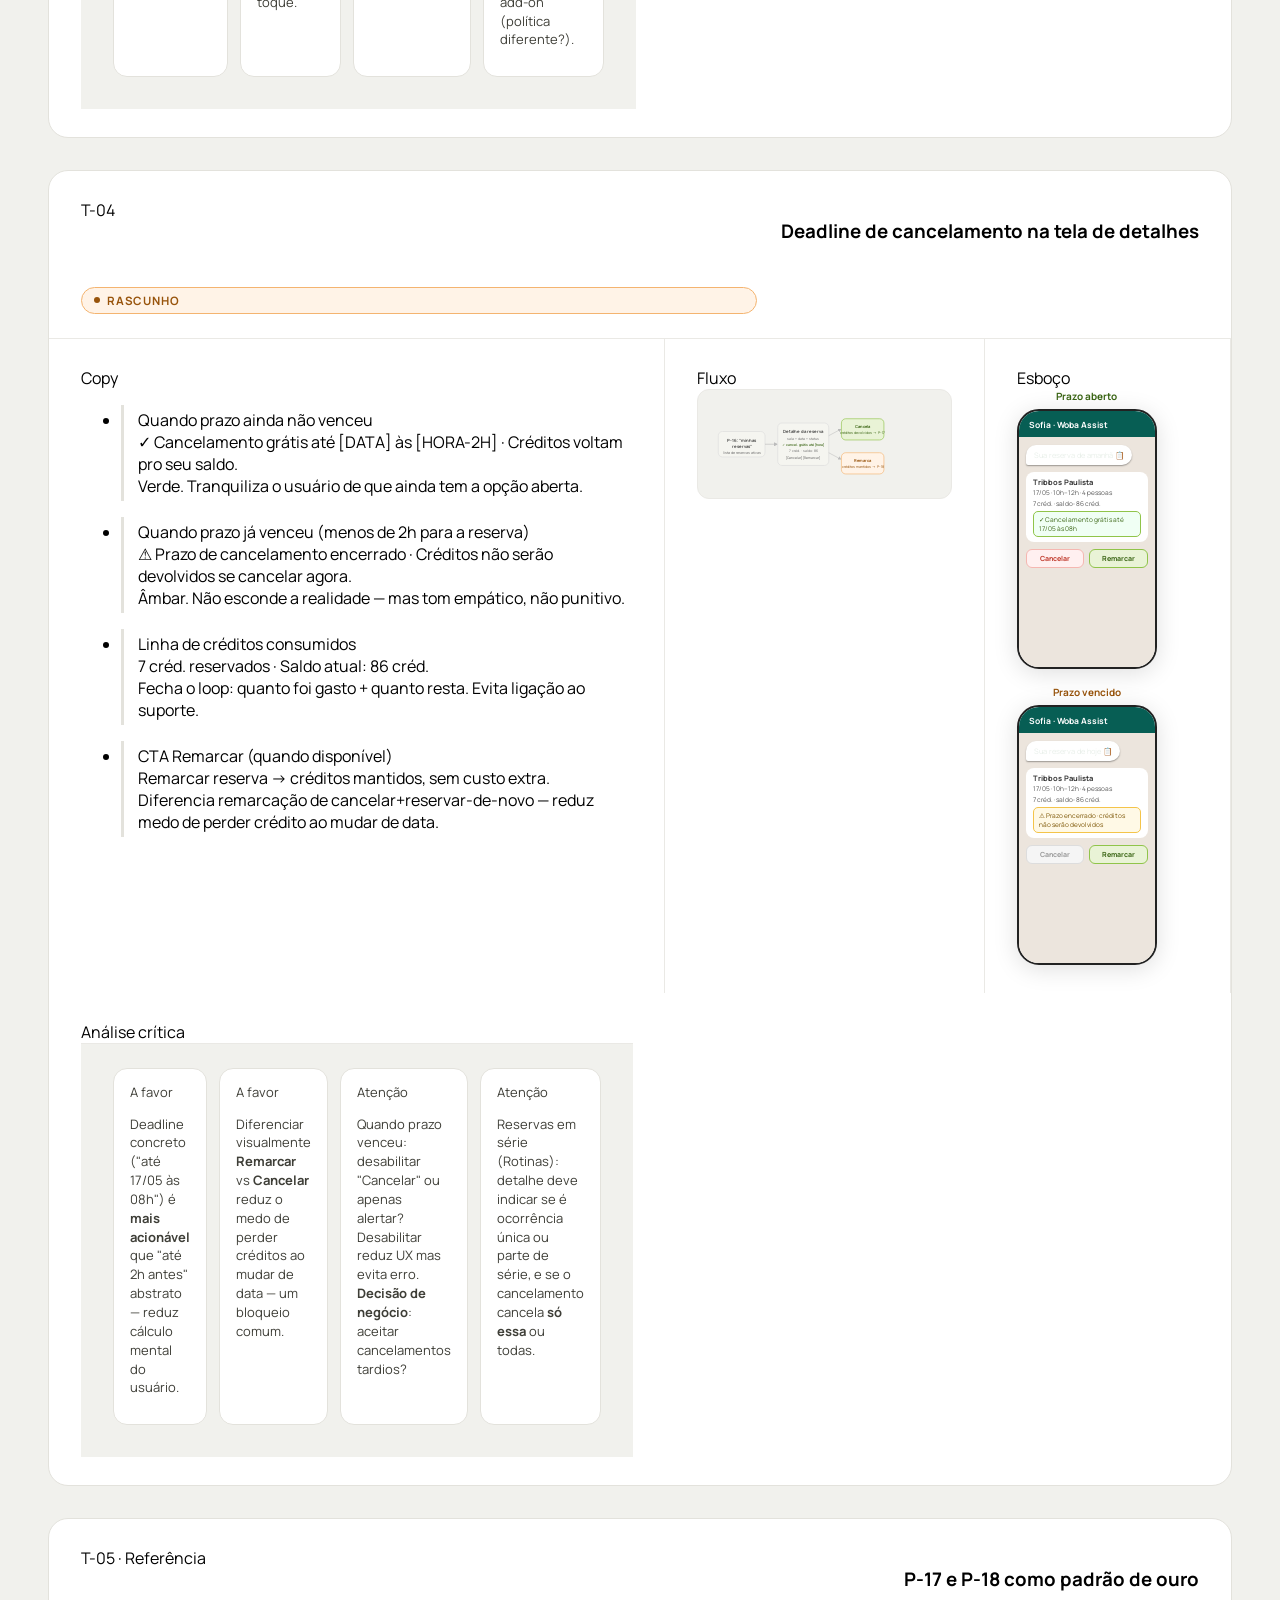
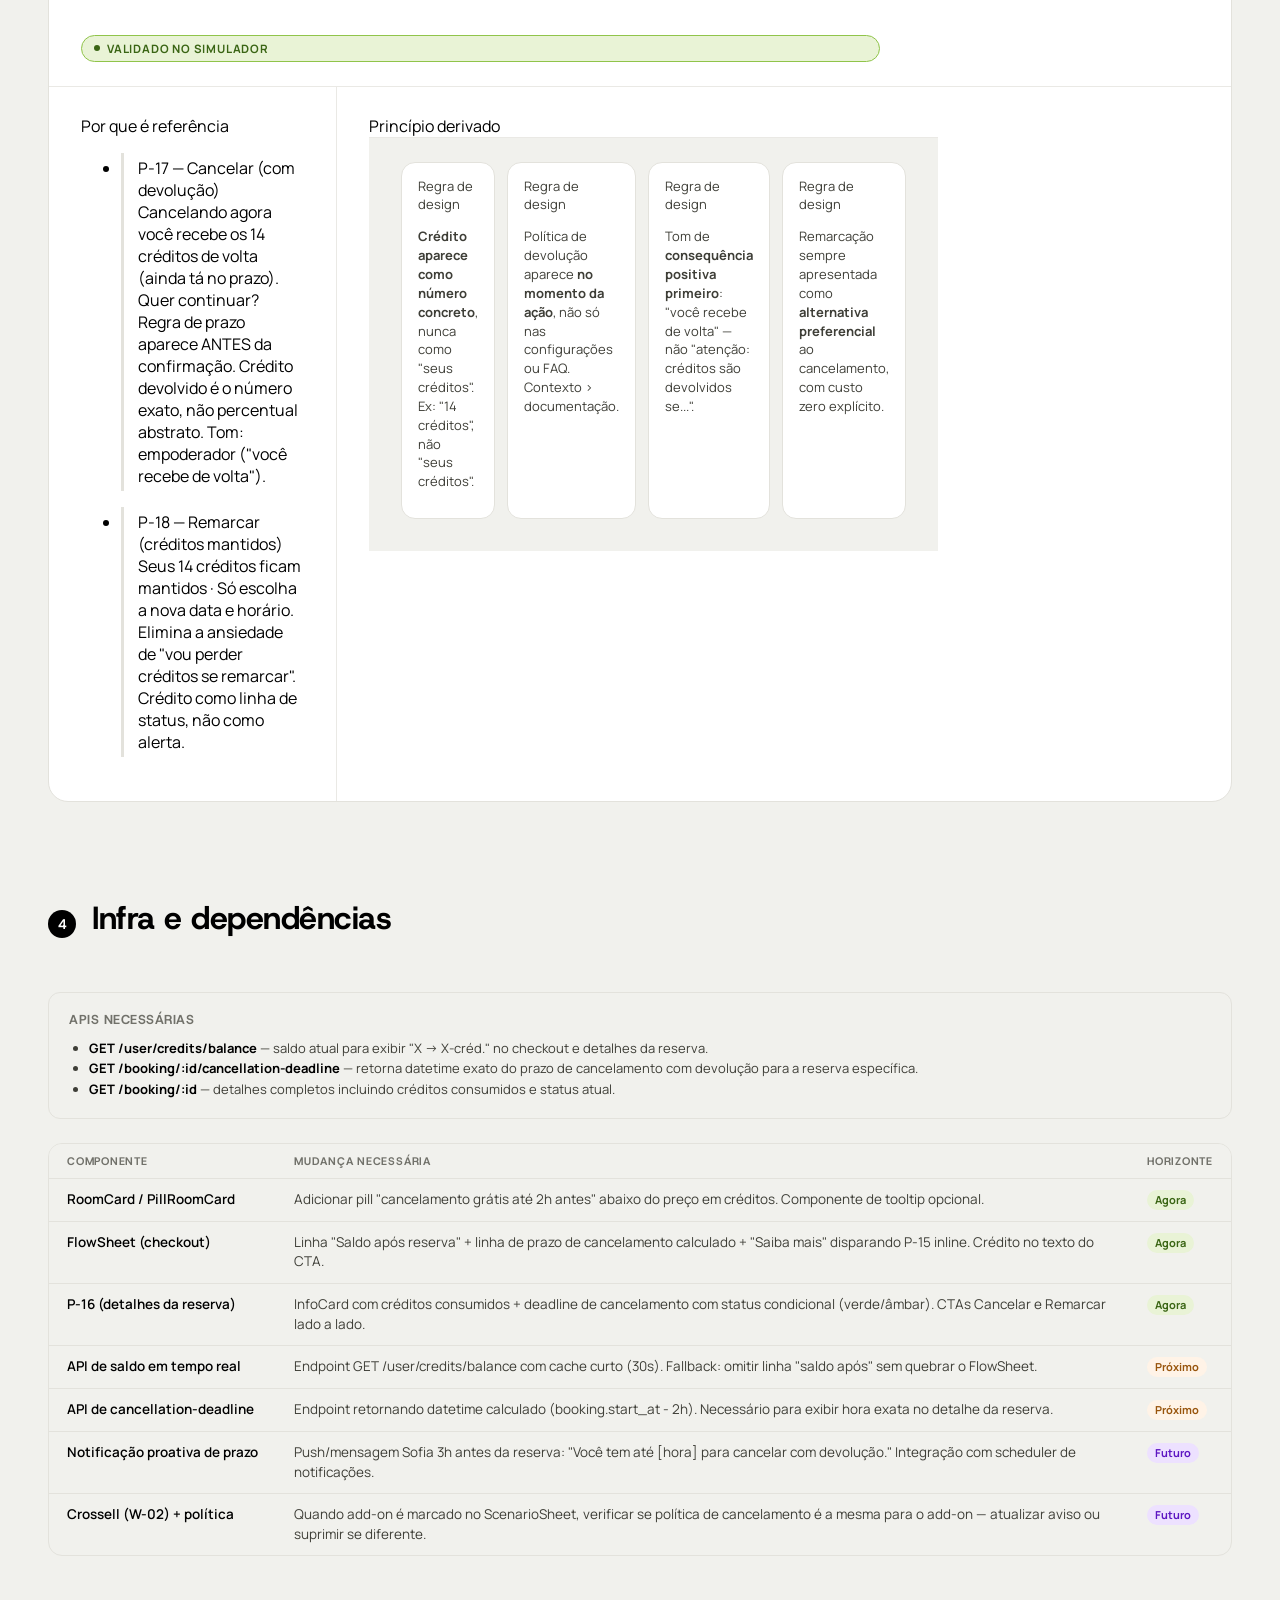
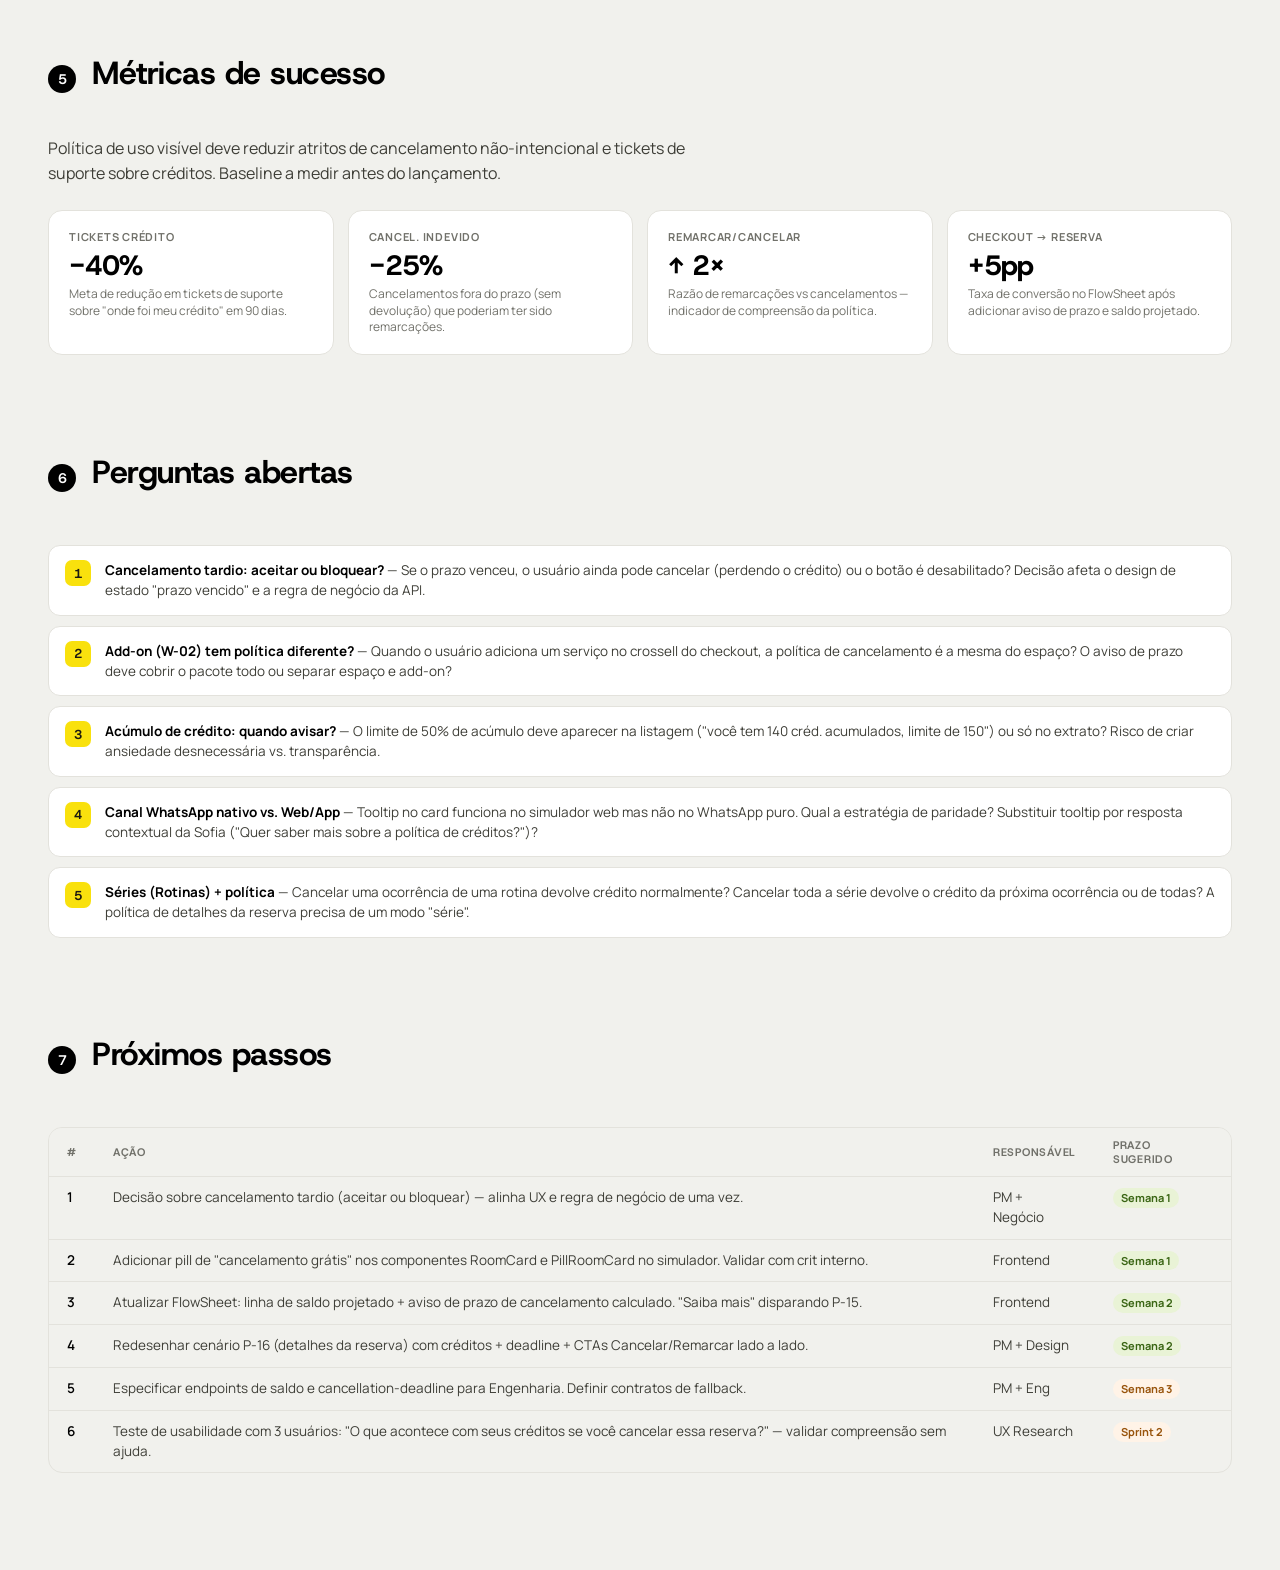
<file: PRD-PoliticaDeUso.html>
<!DOCTYPE html>
<html lang="pt-BR">
<head>
  <meta charset="UTF-8"/>
  <meta name="viewport" content="width=device-width, initial-scale=1"/>
  <title>PRD — Política de Uso · Sofia Woba Assist</title>
  <link rel="stylesheet" href="styles/propostas.css"/>
  <style>
    /* ── Status badge ── */
    .badge {
      display: inline-flex; align-items: center; gap: 7px;
      font-size: 11.5px; font-weight: 700; letter-spacing: 0.07em;
      text-transform: uppercase; padding: 5px 12px; border-radius: 999px;
    }
    .badge.draft    { background: #fff3e7; color: #98540c; border: 1px solid #f4b470; }
    .badge.ready    { background: #e9f3d6; color: #3a6514; border: 1px solid #90c44a; }
    .badge.ideation { background: #ede1ff; color: #5d16c2; border: 1px solid #a768ff; }
    .badge .dot { width: 6px; height: 6px; border-radius: 50%; background: currentColor; }

    /* ── Touchpoint map ── */
    .tp-map {
      margin-top: 40px;
      display: grid;
      grid-template-columns: repeat(3, 1fr);
      gap: 14px;
    }
    @media (max-width: 860px) { .tp-map { grid-template-columns: 1fr 1fr; } }
    @media (max-width: 560px) { .tp-map { grid-template-columns: 1fr; } }

    .tp-card {
      background: var(--paper);
      border: 1px solid var(--line);
      border-radius: 14px;
      padding: 18px 20px;
      position: relative;
    }
    .tp-card .tid {
      font-family: ui-monospace, "SFMono-Regular", Menlo, monospace;
      font-size: 11px; font-weight: 700; letter-spacing: 0.07em;
      color: var(--ink-4); margin-bottom: 10px; display: block;
    }
    .tp-card h4 { margin: 0 0 6px; font-family: var(--display); font-size: 15px; font-weight: 700; }
    .tp-card p  { margin: 0; font-size: 13px; line-height: 1.45; color: var(--ink-2); }
    .tp-card .badge { position: absolute; top: 16px; right: 16px; }
    .tp-card .gap-tag {
      display: inline-block; margin-top: 10px;
      font-size: 11px; font-weight: 700; letter-spacing: 0.06em;
      background: #fff0f0; color: #c0392b; border: 1px solid #f5b7b1;
      padding: 3px 9px; border-radius: 999px;
    }
    .tp-card .ok-tag {
      display: inline-block; margin-top: 10px;
      font-size: 11px; font-weight: 700; letter-spacing: 0.06em;
      background: #e9f3d6; color: #3a6514; border: 1px solid #90c44a;
      padding: 3px 9px; border-radius: 999px;
    }

    /* ── Policy rule box ── */
    .policy-rules {
      margin-top: 28px;
      border: 1px solid var(--line);
      border-radius: 14px;
      overflow: hidden;
    }
    .policy-rules table {
      width: 100%; border-collapse: collapse; font-size: 13.5px;
    }
    .policy-rules th {
      background: var(--canvas); font-family: var(--display);
      font-weight: 700; font-size: 11px; letter-spacing: 0.07em;
      text-transform: uppercase; color: var(--ink-3);
      padding: 10px 18px; text-align: left;
      border-bottom: 1px solid var(--line);
    }
    .policy-rules td {
      padding: 11px 18px; border-bottom: 1px solid var(--line);
      color: var(--ink-2); vertical-align: top; line-height: 1.45;
    }
    .policy-rules tr:last-child td { border-bottom: none; }
    .policy-rules td:first-child { font-weight: 600; color: var(--ink); white-space: nowrap; }
    .pill-yes { display: inline-block; font-size: 11px; font-weight: 700; padding: 2px 8px; border-radius: 999px; background: #e9f3d6; color: #3a6514; }
    .pill-no  { display: inline-block; font-size: 11px; font-weight: 700; padding: 2px 8px; border-radius: 999px; background: #fff0f0; color: #c0392b; }
    .pill-cond { display: inline-block; font-size: 11px; font-weight: 700; padding: 2px 8px; border-radius: 999px; background: #fff3e7; color: #98540c; }

    /* ── Horizon table ── */
    .horizon {
      margin-top: 24px;
      border: 1px solid var(--line);
      border-radius: 14px;
      overflow: hidden;
    }
    .horizon table {
      width: 100%; border-collapse: collapse; font-size: 13.5px;
    }
    .horizon th {
      background: var(--canvas); font-family: var(--display);
      font-weight: 700; font-size: 11px; letter-spacing: 0.07em;
      text-transform: uppercase; color: var(--ink-3);
      padding: 10px 18px; text-align: left;
      border-bottom: 1px solid var(--line);
    }
    .horizon td {
      padding: 11px 18px; border-bottom: 1px solid var(--line);
      color: var(--ink-2); vertical-align: top; line-height: 1.45;
    }
    .horizon tr:last-child td { border-bottom: none; }
    .horizon td:first-child { font-weight: 600; color: var(--ink); white-space: nowrap; }
    .horizon td .pill {
      display: inline-block; font-size: 11px; font-weight: 700;
      padding: 2px 8px; border-radius: 999px; margin-right: 4px;
    }
    .pill-now    { background: #e9f3d6; color: #3a6514; }
    .pill-next   { background: #fff3e7; color: #98540c; }
    .pill-future { background: #ede1ff; color: #5d16c2; }

    /* ── Infra deps box ── */
    .deps {
      margin-top: 16px;
      background: var(--canvas);
      border: 1px solid var(--line);
      border-radius: 12px;
      padding: 18px 20px;
    }
    .deps h5 {
      margin: 0 0 10px;
      font-family: var(--display); font-weight: 700; font-size: 13px;
      letter-spacing: 0.04em; text-transform: uppercase; color: var(--ink-3);
    }
    .deps ul { margin: 0; padding-left: 20px; }
    .deps li { font-size: 13px; line-height: 1.6; color: var(--ink-2); }
    .deps li b { color: var(--ink); }

    /* ── Metrics strip ── */
    .metrics {
      display: grid;
      grid-template-columns: repeat(4, 1fr);
      gap: 14px;
      margin-top: 24px;
    }
    @media (max-width: 720px) { .metrics { grid-template-columns: 1fr 1fr; } }
    .metric {
      background: var(--paper);
      border: 1px solid var(--line);
      border-radius: 14px;
      padding: 18px 20px;
    }
    .metric .label {
      font-size: 11px; font-weight: 700; letter-spacing: 0.07em;
      text-transform: uppercase; color: var(--ink-3); margin-bottom: 8px;
    }
    .metric .value {
      font-family: var(--display); font-weight: 800;
      font-size: 28px; letter-spacing: -0.03em; color: var(--ink);
      line-height: 1;
    }
    .metric .desc { font-size: 12px; color: var(--ink-3); margin-top: 6px; line-height: 1.4; }

    /* ── Open questions ── */
    .oq-list { margin-top: 16px; }
    .oq {
      display: flex; gap: 14px; align-items: flex-start;
      padding: 14px 16px;
      background: var(--paper);
      border: 1px solid var(--line);
      border-radius: 12px;
      margin-bottom: 10px;
    }
    .oq .num {
      font-family: var(--display); font-weight: 700; font-size: 13px;
      background: var(--yellow); color: var(--yellow-fg);
      width: 26px; height: 26px; border-radius: 7px;
      display: inline-flex; align-items: center; justify-content: center;
      flex-shrink: 0;
    }
    .oq p { margin: 0; font-size: 13.5px; line-height: 1.5; color: var(--ink-2); }
    .oq p b { color: var(--ink); }

    /* ── Mini phone adjustments ── */
    .mini-phone { width: 140px; min-height: 260px; border-radius: 22px; border: 2px solid #222; background: #fff; display: flex; flex-direction: column; overflow: hidden; box-shadow: 0 4px 24px rgba(0,0,0,.13); }
    .mini-bar { background: #075E54; padding: 8px 10px 6px; color: #fff; font-size: 8.5px; font-weight: 700; }
    .mini-body { flex: 1; background: #ece5dd; padding: 8px 7px; display: flex; flex-direction: column; gap: 5px; }
    .mini-bub { border-radius: 10px; padding: 5px 8px; font-size: 7.5px; line-height: 1.4; max-width: 88%; }
    .mini-bub.bot { background: #fff; align-self: flex-start; border-bottom-left-radius: 2px; }
    .mini-bub.usr { background: #d9fdd3; align-self: flex-end; border-bottom-right-radius: 2px; }
    .mini-bub b { font-weight: 700; }
    .mini-card-sm { background: #fff; border-radius: 8px; padding: 5px 7px; margin-top: 2px; font-size: 7px; line-height: 1.4; color: #333; }
    .mini-card-sm .credits { font-weight: 700; color: #075E54; }
    .mini-sheet { background: #fff; border-radius: 12px 12px 0 0; margin: 0 -7px -8px; padding: 8px 8px 12px; font-size: 7px; line-height: 1.55; color: #333; }
    .mini-sheet .sh-row { display: flex; justify-content: space-between; border-bottom: 1px solid #eee; padding: 3px 0; }
    .mini-sheet .sh-row:last-child { border-bottom: none; }
    .mini-sheet .sh-row.total { font-weight: 700; }
    .mini-sheet .sh-alert { background: #fff9e6; border: 1px solid #f4c44a; border-radius: 6px; padding: 4px 6px; margin: 4px 0; color: #7a5300; font-size: 7px; }
    .mini-pill { display: inline-block; background: #e9f3d6; color: #3a6514; border-radius: 999px; padding: 1px 5px; font-size: 6.5px; font-weight: 700; margin-top: 2px; }
    .mini-pill.warn { background: #fff3e7; color: #98540c; }
  </style>
</head>
<body>
  <main class="page">

    <!-- ════════════════════════════ COVER ════════════════════════════ -->
    <section class="cover">
      <div class="cover-meta">
        <span class="dot"></span><span>Woba · PRD de Produto</span>
        <span style="color:var(--ink-4);font-weight:500">·</span>
        <span style="color:var(--ink-4);font-weight:500">v0.1 · maio/26</span>
      </div>
      <h1 class="h-mega">Créditos sem<br/>letra miúda.</h1>
      <p class="lede">
        A política de uso da Woba — créditos por mês, devolução até 2h antes, acúmulo limitado a 50% — é
        <b>simples</b>. O problema é que ela <b>não aparece</b> nos momentos em que o usuário mais precisa dela:
        antes de reservar, na hora de cancelar, no checkout. Este PRD mapeia os cinco touchpoints onde a
        política deve se tornar visível e propõe como a <b>Sofia</b> pode traduzir regras em confiança.
      </p>
      <div class="cover-side">
        PRD<br/>
        Sofia · Política de Uso<br/>
        5 touchpoints
      </div>
    </section>

    <!-- ════════════════════════════ CONTEXTO ════════════════════════════ -->
    <section class="section">
      <div class="section-head">
        <span class="num">1</span>
        <h2 class="h-2">O problema da política invisível</h2>
      </div>
      <p class="body" style="max-width:66ch;margin-top:-10px;margin-bottom:28px">
        Créditos são a moeda central da Woba. Cada interação — busca, reserva, cancelamento, remarcação —
        envolve créditos de alguma forma. Mas hoje o usuário descobre as regras <b>depois</b> que algo deu
        errado: cancelou fora do prazo, perdeu créditos que não sabia que acumulariam, ficou em dúvida se
        remarcar é diferente de cancelar e reservar de novo. Transparência proativa não é feature de suporte
        — é fundação de confiança.
      </p>

      <!-- Regras da política -->
      <h3 class="h-3" style="margin-bottom:12px">As regras que precisam aparecer</h3>
      <div class="policy-rules">
        <table>
          <thead>
            <tr>
              <th>Evento</th>
              <th>Crédito devolvido?</th>
              <th>Regra</th>
            </tr>
          </thead>
          <tbody>
            <tr>
              <td>Cancelamento ≥ 2h antes</td>
              <td><span class="pill-yes">✓ Sim</span></td>
              <td>Devolução integral ao saldo do mês corrente</td>
            </tr>
            <tr>
              <td>Cancelamento &lt; 2h antes</td>
              <td><span class="pill-no">✗ Não</span></td>
              <td>Crédito consumido; reserva encerrada</td>
            </tr>
            <tr>
              <td>No-show (não compareceu)</td>
              <td><span class="pill-no">✗ Não</span></td>
              <td>Crédito consumido; sem devolução</td>
            </tr>
            <tr>
              <td>Remarcação (P-18)</td>
              <td><span class="pill-yes">✓ Mantido</span></td>
              <td>Crédito transferido para nova data; sem desconto</td>
            </tr>
            <tr>
              <td>Acúmulo mensal</td>
              <td><span class="pill-cond">⚠ Parcial</span></td>
              <td>Saldo restante acumula até 50% do valor do próximo mês</td>
            </tr>
            <tr>
              <td>Cancelamento de ocorrência em série</td>
              <td><span class="pill-yes">✓ Sim</span></td>
              <td>Apenas a ocorrência cancelada devolve crédito; série continua</td>
            </tr>
          </tbody>
        </table>
      </div>

      <div class="team-grid" style="margin-top:36px;margin-bottom:0">
        <div class="persona" data-role="pm">
          <div class="avatar">PM</div>
          <div class="info">
            <span class="role">Product</span>
            <span class="name">Lucas Afranio</span>
          </div>
        </div>
        <div class="persona" data-role="writer">
          <div class="avatar" style="font-size:18px">✍️</div>
          <div class="info">
            <span class="role">UX Writer</span>
            <span class="name">A definir</span>
          </div>
        </div>
        <div class="persona" data-role="eng">
          <div class="avatar" style="font-size:18px">⚙️</div>
          <div class="info">
            <span class="role">Engenharia</span>
            <span class="name">A definir</span>
          </div>
        </div>
      </div>
    </section>

    <!-- ════════════════════════════ MAPA DE TOUCHPOINTS ════════════════════════════ -->
    <section class="section">
      <div class="section-head">
        <span class="num">2</span>
        <h2 class="h-2">Mapa de touchpoints</h2>
      </div>
      <p class="body" style="max-width:66ch;margin-top:-10px">
        Cinco momentos na jornada de reserva onde a política de uso é relevante. Estado atual: a maioria
        mostra créditos como número, sem contexto de regras.
      </p>

      <div class="tp-map">
        <!-- T-01 -->
        <div class="tp-card">
          <span class="badge draft"><span class="dot"></span>Gap</span>
          <span class="tid">T-01</span>
          <h4>Listagem</h4>
          <p>RoomCard e PillRoomCard mostram <code>{credits} créd.</code> mas sem indicação de política de devolução. Usuário não sabe antes de abrir a reserva se vai poder cancelar.</p>
          <span class="gap-tag">Política não aparece</span>
        </div>
        <!-- T-02 -->
        <div class="tp-card">
          <span class="badge draft"><span class="dot"></span>Gap</span>
          <span class="tid">T-02</span>
          <h4>Card no chat</h4>
          <p>Resultado de busca no chat (carousel, rich card) exibe créditos/hora. Nenhum sinal de cancelamento gratuito ou janela de devolução.</p>
          <span class="gap-tag">Política não aparece</span>
        </div>
        <!-- T-03 -->
        <div class="tp-card">
          <span class="badge draft"><span class="dot"></span>Gap</span>
          <span class="tid">T-03</span>
          <h4>Checkout</h4>
          <p>FlowSheet mostra sala, créditos e data/hora. "Saiba mais" no rodapé está morto. Sem aviso de prazo de cancelamento antes do CTA "Solicitar Reserva".</p>
          <span class="gap-tag">CTA sem contexto</span>
        </div>
        <!-- T-04 -->
        <div class="tp-card">
          <span class="badge draft"><span class="dot"></span>Gap</span>
          <span class="tid">T-04</span>
          <h4>Detalhes da reserva</h4>
          <p>P-16 mostra sala, horário e status de confirmação — mas não exibe créditos gastos, deadline de cancelamento com devolução nem saldo atual.</p>
          <span class="gap-tag">Prazo de cancelamento oculto</span>
        </div>
        <!-- T-05 -->
        <div class="tp-card">
          <span class="badge ready"><span class="dot"></span>Referência</span>
          <span class="tid">T-05</span>
          <h4>Cancelamento / Remarcação</h4>
          <p>P-17 e P-18 já mostram o padrão correto: regra de prazo aparece <b>antes</b> da confirmação, crédito devolvido ou mantido é destacado.</p>
          <span class="ok-tag">Padrão de referência</span>
        </div>
      </div>
    </section>

    <!-- ════════════════════════════ PROPOSTAS ════════════════════════════ -->
    <section class="section">
      <div class="section-head">
        <span class="num">3</span>
        <h2 class="h-2">Propostas por touchpoint</h2>
      </div>

      <!-- ─── T-01 + T-02: Listagem e Card ─── -->
      <div class="proposal">
        <div class="proposal-head">
          <div class="proposal-id">T-01 · T-02</div>
          <h3 class="proposal-title">Pill de política no card de sala</h3>
          <span class="badge ready"><span class="dot"></span>Pronto para crit</span>
        </div>

        <div class="blocks">

          <!-- COPY -->
          <div class="block">
            <div class="block-label">Copy</div>
            <ul class="copy-list">
              <li class="copy-item">
                <div class="copy-label">Pill no RoomCard (listagem/carousel)</div>
                <div class="copy-text">Cancelamento grátis até 2h antes</div>
                <div class="copy-note">Microcopy abaixo do preço em créditos. Tom: factual, sem alarme.</div>
              </li>
              <li class="copy-item">
                <div class="copy-label">FAQ quando usuário pergunta sobre créditos (P-15)</div>
                <div class="copy-text">💳 Cada plano libera créditos por mês · ⏱️ Use em qualquer parceiro · 🔄 Sobrou? Acumula até 50% no mês seguinte · 📅 Cancelou até 2h antes? Crédito devolvido.</div>
                <div class="copy-note">Resposta atual do P-15. Referência de tom — manter esse padrão nos demais touchpoints.</div>
              </li>
              <li class="copy-item">
                <div class="copy-label">Tooltip/pop ao tocar na pill</div>
                <div class="copy-text">Se cancelar com mais de 2h de antecedência, os créditos voltam pro seu saldo. Depois disso, não há devolução.</div>
                <div class="copy-note">Explicação expandida, acionada sob demanda — não polui o card.</div>
              </li>
            </ul>
          </div>

          <!-- FLUXO -->
          <div class="block">
            <div class="block-label">Fluxo</div>
            <div class="flow-wrap">
              <svg viewBox="0 0 540 160" fill="none" xmlns="http://www.w3.org/2000/svg" style="width:100%;max-width:540px">
                <!-- nodes -->
                <rect x="20" y="50" width="110" height="60" rx="10" fill="#f5f5f0" stroke="#ddd" stroke-width="1.5"/>
                <text x="75" y="76" text-anchor="middle" font-size="10" fill="#333" font-weight="600">RoomCard</text>
                <text x="75" y="91" text-anchor="middle" font-size="9" fill="#666">7 créd./h</text>
                <text x="75" y="104" text-anchor="middle" font-size="8.5" fill="#3a6514" font-weight="700">cancelamento grátis</text>

                <line x1="130" y1="80" x2="158" y2="80" stroke="#bbb" stroke-width="1.5" marker-end="url(#arr)"/>

                <rect x="160" y="50" width="110" height="60" rx="10" fill="#f5f5f0" stroke="#ddd" stroke-width="1.5"/>
                <text x="215" y="74" text-anchor="middle" font-size="10" fill="#333" font-weight="600">Toca na pill</text>
                <text x="215" y="89" text-anchor="middle" font-size="9" fill="#666">tooltip expande</text>
                <text x="215" y="104" text-anchor="middle" font-size="8.5" fill="#666">regra explicada</text>

                <line x1="270" y1="80" x2="298" y2="80" stroke="#bbb" stroke-width="1.5" marker-end="url(#arr)"/>

                <rect x="300" y="50" width="110" height="60" rx="10" fill="#f5f5f0" stroke="#ddd" stroke-width="1.5"/>
                <text x="355" y="74" text-anchor="middle" font-size="10" fill="#333" font-weight="600">Segue p/ checkout</text>
                <text x="355" y="89" text-anchor="middle" font-size="9" fill="#666">já informado,</text>
                <text x="355" y="104" text-anchor="middle" font-size="9" fill="#666">sem surpresas</text>

                <line x1="410" y1="80" x2="438" y2="80" stroke="#bbb" stroke-width="1.5" marker-end="url(#arr)"/>

                <rect x="440" y="56" width="80" height="48" rx="10" fill="#e9f3d6" stroke="#90c44a" stroke-width="1.5"/>
                <text x="480" y="78" text-anchor="middle" font-size="10" fill="#3a6514" font-weight="700">Confiança</text>
                <text x="480" y="94" text-anchor="middle" font-size="9" fill="#3a6514">estabelecida</text>

                <defs>
                  <marker id="arr" markerWidth="7" markerHeight="7" refX="5" refY="3.5" orient="auto">
                    <path d="M0 0 L7 3.5 L0 7 z" fill="#bbb"/>
                  </marker>
                </defs>
              </svg>
            </div>
          </div>

          <!-- ESBOÇO -->
          <div class="block">
            <div class="block-label">Esboço</div>
            <div class="sketch">
              <div style="display:flex;gap:16px;align-items:flex-start;flex-wrap:wrap">
                <!-- Card com pill -->
                <div class="mini-phone">
                  <div class="mini-bar">Sofia · Woba Assist</div>
                  <div class="mini-body">
                    <div class="mini-bub bot">Achei 3 opções perto de você 🗺️</div>
                    <div class="mini-card-sm">
                      <div style="font-weight:700;font-size:7.5px">Tribbos · 4p</div>
                      <div class="credits">7 créd./h</div>
                      <div><span class="mini-pill">✓ cancelamento grátis até 2h antes</span></div>
                    </div>
                    <div class="mini-card-sm">
                      <div style="font-weight:700;font-size:7.5px">Vila Cowork · 6p</div>
                      <div class="credits">8,5 créd./h</div>
                      <div><span class="mini-pill">✓ cancelamento grátis até 2h antes</span></div>
                    </div>
                    <div class="mini-bub usr">Quero o Tribbos</div>
                  </div>
                </div>
                <!-- Tooltip expandido -->
                <div class="mini-phone">
                  <div class="mini-bar">Sofia · Woba Assist</div>
                  <div class="mini-body">
                    <div class="mini-card-sm" style="border:1px solid #90c44a">
                      <div style="font-weight:700;font-size:7.5px">Tribbos · 4p</div>
                      <div class="credits">7 créd./h</div>
                      <div><span class="mini-pill">✓ cancelamento grátis até 2h antes</span></div>
                      <div style="margin-top:4px;background:#f0fff4;border-radius:5px;padding:4px 5px;font-size:6.5px;color:#3a6514;line-height:1.4">
                        Cancelando com mais de 2h de antecedência os créditos voltam pro seu saldo. Depois disso, não há devolução.
                      </div>
                    </div>
                  </div>
                </div>
              </div>
            </div>
          </div>

          <!-- CRIT -->
          <div class="block">
            <div class="block-label">Análise crítica</div>
            <div class="crit">
              <div class="crit-grid">
                <div class="crit-card pro">
                  <div class="crit-label">A favor</div>
                  <p>Política visível <b>antes</b> do compromisso — reduz arrependimento e dúvidas no pós-reserva.</p>
                </div>
                <div class="crit-card pro">
                  <div class="crit-label">A favor</div>
                  <p>Pill de cancelamento grátis atua como <b>gatilho de conversão</b>: remove objeção de risco.</p>
                </div>
                <div class="crit-card con">
                  <div class="crit-label">Atenção</div>
                  <p>Card já é denso (nome, capacidade, endereço, créditos). Avaliar se pill ou icon-only suficiente para não poluir.</p>
                </div>
                <div class="crit-card con">
                  <div class="crit-label">Atenção</div>
                  <p>Tooltip em chat (WhatsApp) é limitação técnica — no Web/App funciona; no canal nativo, substituir por resposta contextual da Sofia.</p>
                </div>
              </div>
            </div>
          </div>

        </div>
      </div>

      <!-- ─── T-03: Checkout ─── -->
      <div class="proposal">
        <div class="proposal-head">
          <div class="proposal-id">T-03</div>
          <h3 class="proposal-title">Aviso de prazo no checkout</h3>
          <span class="badge ready"><span class="dot"></span>Pronto para crit</span>
        </div>

        <div class="blocks">

          <!-- COPY -->
          <div class="block">
            <div class="block-label">Copy</div>
            <ul class="copy-list">
              <li class="copy-item">
                <div class="copy-label">Linha de política no FlowSheet (acima do CTA)</div>
                <div class="copy-text">Cancelamento gratuito até [DATA] às [HORA-2H] · Depois disso, sem devolução.</div>
                <div class="copy-note">Data e hora calculadas a partir do horário da reserva menos 2h. Concreto, não abstrato.</div>
              </li>
              <li class="copy-item">
                <div class="copy-label">Linha de saldo após reserva</div>
                <div class="copy-text">Após confirmar: seu saldo vai de [X] para [X-créditos] créd.</div>
                <div class="copy-note">Transparência de débito. Usuário sabe o que vai gastar antes de tocar em "Solicitar Reserva".</div>
              </li>
              <li class="copy-item">
                <div class="copy-label">"Saiba mais" no rodapé (atualmente morto)</div>
                <div class="copy-text">Ativa FAQ de créditos (P-15) inline no chat — evita navegação para fora.</div>
                <div class="copy-note">Link deve disparar cenário P-15 ou abrir InfoCard com resumo das regras, não abrir browser externo.</div>
              </li>
              <li class="copy-item">
                <div class="copy-label">CTA</div>
                <div class="copy-text">Solicitar Reserva · [X] créd.</div>
                <div class="copy-note">Crédito no botão confirma o custo no momento da ação. Padrão existente no P-17 (cancelar).</div>
              </li>
            </ul>
          </div>

          <!-- FLUXO -->
          <div class="block">
            <div class="block-label">Fluxo</div>
            <div class="flow-wrap">
              <svg viewBox="0 0 580 200" fill="none" xmlns="http://www.w3.org/2000/svg" style="width:100%;max-width:580px">
                <rect x="10" y="70" width="100" height="60" rx="10" fill="#f5f5f0" stroke="#ddd" stroke-width="1.5"/>
                <text x="60" y="96" text-anchor="middle" font-size="10" fill="#333" font-weight="600">Usuário toca</text>
                <text x="60" y="111" text-anchor="middle" font-size="9" fill="#666">no card da sala</text>

                <line x1="110" y1="100" x2="138" y2="100" stroke="#bbb" stroke-width="1.5" marker-end="url(#arr2)"/>

                <rect x="140" y="50" width="120" height="100" rx="10" fill="#f5f5f0" stroke="#ddd" stroke-width="1.5"/>
                <text x="200" y="74" text-anchor="middle" font-size="10" fill="#333" font-weight="600">FlowSheet abre</text>
                <text x="200" y="89" text-anchor="middle" font-size="8.5" fill="#666">sala + créditos + data</text>
                <text x="200" y="104" text-anchor="middle" font-size="8" fill="#3a6514" font-weight="600">⚠ Cancel. grátis até [hora]</text>
                <text x="200" y="118" text-anchor="middle" font-size="8" fill="#666">Saldo: X → X-créd.</text>
                <text x="200" y="133" text-anchor="middle" font-size="8.5" fill="#333" font-weight="700">[Solicitar Reserva]</text>

                <line x1="260" y1="100" x2="288" y2="100" stroke="#bbb" stroke-width="1.5" marker-end="url(#arr2)"/>

                <!-- bifurcação -->
                <line x1="340" y1="100" x2="340" y2="55" stroke="#bbb" stroke-width="1.2"/>
                <line x1="340" y1="100" x2="340" y2="145" stroke="#bbb" stroke-width="1.2"/>

                <rect x="290" y="30" width="100" height="50" rx="10" fill="#e9f3d6" stroke="#90c44a" stroke-width="1.5"/>
                <text x="340" y="52" text-anchor="middle" font-size="9.5" fill="#3a6514" font-weight="700">Confirma</text>
                <text x="340" y="67" text-anchor="middle" font-size="8.5" fill="#3a6514">créditos debitados</text>

                <rect x="290" y="120" width="100" height="50" rx="10" fill="#fff3e7" stroke="#f4b470" stroke-width="1.5"/>
                <text x="340" y="142" text-anchor="middle" font-size="9.5" fill="#98540c" font-weight="700">Toca "Saiba mais"</text>
                <text x="340" y="157" text-anchor="middle" font-size="8.5" fill="#98540c">FAQ de créditos</text>

                <line x1="390" y1="55" x2="418" y2="55" stroke="#bbb" stroke-width="1.2" marker-end="url(#arr2)"/>
                <rect x="420" y="30" width="120" height="50" rx="10" fill="#ede1ff" stroke="#a768ff" stroke-width="1.5"/>
                <text x="480" y="52" text-anchor="middle" font-size="9.5" fill="#5d16c2" font-weight="700">Confirmação</text>
                <text x="480" y="67" text-anchor="middle" font-size="8.5" fill="#5d16c2">Reservado! · P-09 flow</text>

                <defs>
                  <marker id="arr2" markerWidth="7" markerHeight="7" refX="5" refY="3.5" orient="auto">
                    <path d="M0 0 L7 3.5 L0 7 z" fill="#bbb"/>
                  </marker>
                </defs>
              </svg>
            </div>
          </div>

          <!-- ESBOÇO -->
          <div class="block">
            <div class="block-label">Esboço</div>
            <div class="sketch">
              <div style="display:flex;gap:16px;align-items:flex-start;flex-wrap:wrap">
                <!-- Checkout atual (gap) -->
                <div style="display:flex;flex-direction:column;align-items:center;gap:6px">
                  <span style="font-size:10px;color:#c0392b;font-weight:700">Atual (gap)</span>
                  <div class="mini-phone">
                    <div class="mini-bar">Sofia · Woba Assist</div>
                    <div class="mini-body" style="padding:0">
                      <div class="mini-sheet">
                        <div style="font-weight:700;font-size:8px;margin-bottom:4px">Tribbos Paulista</div>
                        <div class="sh-row"><span>Sala</span><span>Meeting Flex</span></div>
                        <div class="sh-row total"><span>Créditos</span><span>7 créd.</span></div>
                        <div class="sh-row"><span>Data</span><span>17/05 · 10h</span></div>
                        <div style="margin-top:6px;background:#075E54;color:#fff;text-align:center;border-radius:6px;padding:4px;font-size:7.5px;font-weight:700">Solicitar Reserva</div>
                        <div style="text-align:center;margin-top:4px;font-size:6.5px;color:#999">Gerenciada por Woba Assist · Saiba mais</div>
                      </div>
                    </div>
                  </div>
                </div>
                <!-- Checkout proposto -->
                <div style="display:flex;flex-direction:column;align-items:center;gap:6px">
                  <span style="font-size:10px;color:#3a6514;font-weight:700">Proposto</span>
                  <div class="mini-phone">
                    <div class="mini-bar">Sofia · Woba Assist</div>
                    <div class="mini-body" style="padding:0">
                      <div class="mini-sheet">
                        <div style="font-weight:700;font-size:8px;margin-bottom:4px">Tribbos Paulista</div>
                        <div class="sh-row"><span>Sala</span><span>Meeting Flex</span></div>
                        <div class="sh-row total"><span>Créditos</span><span>7 créd.</span></div>
                        <div class="sh-row"><span>Data</span><span>17/05 · 10h</span></div>
                        <div class="sh-row"><span>Saldo após</span><span style="color:#98540c">93 → 86 créd.</span></div>
                        <div class="sh-alert">✓ Cancel. grátis até 17/05 às 08h. Depois sem devolução.</div>
                        <div style="margin-top:4px;background:#075E54;color:#fff;text-align:center;border-radius:6px;padding:4px;font-size:7.5px;font-weight:700">Solicitar Reserva · 7 créd.</div>
                        <div style="text-align:center;margin-top:4px;font-size:6.5px;color:#075E54;text-decoration:underline">Saiba mais sobre créditos</div>
                      </div>
                    </div>
                  </div>
                </div>
              </div>
            </div>
          </div>

          <!-- CRIT -->
          <div class="block">
            <div class="block-label">Análise crítica</div>
            <div class="crit">
              <div class="crit-grid">
                <div class="crit-card pro">
                  <div class="crit-label">A favor</div>
                  <p>Alinha com o padrão já validado em P-17 (cancelar): <b>regra de prazo aparece antes da confirmação</b>, sem letra miúda.</p>
                </div>
                <div class="crit-card pro">
                  <div class="crit-label">A favor</div>
                  <p>"Saldo após reserva" resolve dúvida recorrente de suporte: <b>quanto vou gastar?</b> Resposta visível antes do toque.</p>
                </div>
                <div class="crit-card con">
                  <div class="crit-label">Atenção</div>
                  <p>FlowSheet precisa de API de saldo em tempo real. Se a chamada falhar, exibir <b>"saldo atualizado após confirmação"</b> como fallback.</p>
                </div>
                <div class="crit-card con">
                  <div class="crit-label">Atenção</div>
                  <p>Para crossell (W-02), o total muda quando usuário marca o add-on. Aviso de cancelamento deve atualizar junto — ou remover o aviso de prazo do estado com add-on (política diferente?).</p>
                </div>
              </div>
            </div>
          </div>

        </div>
      </div>

      <!-- ─── T-04: Detalhes da reserva ─── -->
      <div class="proposal">
        <div class="proposal-head">
          <div class="proposal-id">T-04</div>
          <h3 class="proposal-title">Deadline de cancelamento na tela de detalhes</h3>
          <span class="badge draft"><span class="dot"></span>Rascunho</span>
        </div>

        <div class="blocks">

          <!-- COPY -->
          <div class="block">
            <div class="block-label">Copy</div>
            <ul class="copy-list">
              <li class="copy-item">
                <div class="copy-label">Quando prazo ainda não venceu</div>
                <div class="copy-text">✓ Cancelamento grátis até [DATA] às [HORA-2H] · Créditos voltam pro seu saldo.</div>
                <div class="copy-note">Verde. Tranquiliza o usuário de que ainda tem a opção aberta.</div>
              </li>
              <li class="copy-item">
                <div class="copy-label">Quando prazo já venceu (menos de 2h para a reserva)</div>
                <div class="copy-text">⚠ Prazo de cancelamento encerrado · Créditos não serão devolvidos se cancelar agora.</div>
                <div class="copy-note">Âmbar. Não esconde a realidade — mas tom empático, não punitivo.</div>
              </li>
              <li class="copy-item">
                <div class="copy-label">Linha de créditos consumidos</div>
                <div class="copy-text">7 créd. reservados · Saldo atual: 86 créd.</div>
                <div class="copy-note">Fecha o loop: quanto foi gasto + quanto resta. Evita ligação ao suporte.</div>
              </li>
              <li class="copy-item">
                <div class="copy-label">CTA Remarcar (quando disponível)</div>
                <div class="copy-text">Remarcar reserva → créditos mantidos, sem custo extra.</div>
                <div class="copy-note">Diferencia remarcação de cancelar+reservar-de-novo — reduz medo de perder crédito ao mudar de data.</div>
              </li>
            </ul>
          </div>

          <!-- FLUXO -->
          <div class="block">
            <div class="block-label">Fluxo</div>
            <div class="flow-wrap">
              <svg viewBox="0 0 520 180" fill="none" xmlns="http://www.w3.org/2000/svg" style="width:100%;max-width:520px">
                <rect x="10" y="60" width="110" height="60" rx="10" fill="#f5f5f0" stroke="#ddd" stroke-width="1.5"/>
                <text x="65" y="84" text-anchor="middle" font-size="10" fill="#333" font-weight="600">P-16: "minhas</text>
                <text x="65" y="99" text-anchor="middle" font-size="10" fill="#333" font-weight="600">reservas"</text>
                <text x="65" y="113" text-anchor="middle" font-size="8.5" fill="#666">lista de reservas ativas</text>

                <line x1="120" y1="90" x2="148" y2="90" stroke="#bbb" stroke-width="1.5" marker-end="url(#arr3)"/>

                <rect x="150" y="40" width="120" height="100" rx="10" fill="#f5f5f0" stroke="#ddd" stroke-width="1.5"/>
                <text x="210" y="64" text-anchor="middle" font-size="10" fill="#333" font-weight="600">Detalhe da reserva</text>
                <text x="210" y="79" text-anchor="middle" font-size="8" fill="#666">sala + data + status</text>
                <text x="210" y="94" text-anchor="middle" font-size="8" fill="#3a6514" font-weight="600">✓ cancel. grátis até [hora]</text>
                <text x="210" y="109" text-anchor="middle" font-size="8" fill="#666">7 créd. · saldo: 86</text>
                <text x="210" y="124" text-anchor="middle" font-size="8" fill="#555">[Cancelar] [Remarcar]</text>

                <line x1="270" y1="70" x2="298" y2="55" stroke="#bbb" stroke-width="1.2" marker-end="url(#arr3)"/>
                <line x1="270" y1="110" x2="298" y2="125" stroke="#bbb" stroke-width="1.2" marker-end="url(#arr3)"/>

                <rect x="300" y="30" width="100" height="50" rx="10" fill="#e9f3d6" stroke="#90c44a" stroke-width="1.5"/>
                <text x="350" y="52" text-anchor="middle" font-size="9.5" fill="#3a6514" font-weight="700">Cancela</text>
                <text x="350" y="67" text-anchor="middle" font-size="8.5" fill="#3a6514">créditos devolvidos → P-17</text>

                <rect x="300" y="110" width="100" height="50" rx="10" fill="#fff3e7" stroke="#f4b470" stroke-width="1.5"/>
                <text x="350" y="132" text-anchor="middle" font-size="9.5" fill="#98540c" font-weight="700">Remarca</text>
                <text x="350" y="147" text-anchor="middle" font-size="8.5" fill="#98540c">créditos mantidos → P-18</text>

                <defs>
                  <marker id="arr3" markerWidth="7" markerHeight="7" refX="5" refY="3.5" orient="auto">
                    <path d="M0 0 L7 3.5 L0 7 z" fill="#bbb"/>
                  </marker>
                </defs>
              </svg>
            </div>
          </div>

          <!-- ESBOÇO -->
          <div class="block">
            <div class="block-label">Esboço</div>
            <div class="sketch">
              <div style="display:flex;gap:16px;align-items:flex-start;flex-wrap:wrap">
                <!-- Prazo aberto -->
                <div style="display:flex;flex-direction:column;align-items:center;gap:6px">
                  <span style="font-size:10px;color:#3a6514;font-weight:700">Prazo aberto</span>
                  <div class="mini-phone">
                    <div class="mini-bar">Sofia · Woba Assist</div>
                    <div class="mini-body">
                      <div class="mini-bub bot">Sua reserva de amanhã 📋</div>
                      <div class="mini-card-sm">
                        <div style="font-weight:700;font-size:7.5px">Tribbos Paulista</div>
                        <div style="font-size:6.5px;color:#555">17/05 · 10h–12h · 4 pessoas</div>
                        <div style="font-size:6.5px;color:#555;margin-top:2px">7 créd. · saldo: 86 créd.</div>
                        <div style="margin-top:3px;background:#f0fff4;border:1px solid #90c44a;border-radius:5px;padding:3px 5px;font-size:6.5px;color:#3a6514">✓ Cancelamento grátis até 17/05 às 08h</div>
                      </div>
                      <div style="display:flex;gap:5px;margin-top:2px">
                        <div style="flex:1;background:#fff0f0;border:1px solid #f5b7b1;border-radius:6px;text-align:center;padding:4px;font-size:7px;color:#c0392b;font-weight:700">Cancelar</div>
                        <div style="flex:1;background:#e9f3d6;border:1px solid #90c44a;border-radius:6px;text-align:center;padding:4px;font-size:7px;color:#3a6514;font-weight:700">Remarcar</div>
                      </div>
                    </div>
                  </div>
                </div>
                <!-- Prazo vencido -->
                <div style="display:flex;flex-direction:column;align-items:center;gap:6px">
                  <span style="font-size:10px;color:#98540c;font-weight:700">Prazo vencido</span>
                  <div class="mini-phone">
                    <div class="mini-bar">Sofia · Woba Assist</div>
                    <div class="mini-body">
                      <div class="mini-bub bot">Sua reserva de hoje 📋</div>
                      <div class="mini-card-sm">
                        <div style="font-weight:700;font-size:7.5px">Tribbos Paulista</div>
                        <div style="font-size:6.5px;color:#555">17/05 · 10h–12h · 4 pessoas</div>
                        <div style="font-size:6.5px;color:#555;margin-top:2px">7 créd. · saldo: 86 créd.</div>
                        <div style="margin-top:3px;background:#fff9e6;border:1px solid #f4c44a;border-radius:5px;padding:3px 5px;font-size:6.5px;color:#7a5300">⚠ Prazo encerrado · créditos não serão devolvidos</div>
                      </div>
                      <div style="display:flex;gap:5px;margin-top:2px">
                        <div style="flex:1;background:#f5f5f5;border:1px solid #ddd;border-radius:6px;text-align:center;padding:4px;font-size:7px;color:#999;font-weight:700">Cancelar</div>
                        <div style="flex:1;background:#e9f3d6;border:1px solid #90c44a;border-radius:6px;text-align:center;padding:4px;font-size:7px;color:#3a6514;font-weight:700">Remarcar</div>
                      </div>
                    </div>
                  </div>
                </div>
              </div>
            </div>
          </div>

          <!-- CRIT -->
          <div class="block">
            <div class="block-label">Análise crítica</div>
            <div class="crit">
              <div class="crit-grid">
                <div class="crit-card pro">
                  <div class="crit-label">A favor</div>
                  <p>Deadline concreto ("até 17/05 às 08h") é <b>mais acionável</b> que "até 2h antes" abstrato — reduz cálculo mental do usuário.</p>
                </div>
                <div class="crit-card pro">
                  <div class="crit-label">A favor</div>
                  <p>Diferenciar visualmente <b>Remarcar</b> vs <b>Cancelar</b> reduz o medo de perder créditos ao mudar de data — um bloqueio comum.</p>
                </div>
                <div class="crit-card con">
                  <div class="crit-label">Atenção</div>
                  <p>Quando prazo venceu: desabilitar "Cancelar" ou apenas alertar? Desabilitar reduz UX mas evita erro. <b>Decisão de negócio</b>: aceitar cancelamentos tardios?</p>
                </div>
                <div class="crit-card con">
                  <div class="crit-label">Atenção</div>
                  <p>Reservas em série (Rotinas): detalhe deve indicar se é ocorrência única ou parte de série, e se o cancelamento cancela <b>só essa</b> ou todas.</p>
                </div>
              </div>
            </div>
          </div>

        </div>
      </div>

      <!-- ─── T-05 (referência): Cancelamento e Remarcação ─── -->
      <div class="proposal">
        <div class="proposal-head">
          <div class="proposal-id">T-05 · Referência</div>
          <h3 class="proposal-title">P-17 e P-18 como padrão de ouro</h3>
          <span class="badge ready"><span class="dot"></span>Validado no simulador</span>
        </div>

        <div class="blocks">
          <div class="block">
            <div class="block-label">Por que é referência</div>
            <ul class="copy-list">
              <li class="copy-item">
                <div class="copy-label">P-17 — Cancelar (com devolução)</div>
                <div class="copy-text">Cancelando agora você recebe os 14 créditos de volta (ainda tá no prazo). Quer continuar?</div>
                <div class="copy-note">Regra de prazo aparece ANTES da confirmação. Crédito devolvido é o número exato, não percentual abstrato. Tom: empoderador ("você recebe de volta").</div>
              </li>
              <li class="copy-item">
                <div class="copy-label">P-18 — Remarcar (créditos mantidos)</div>
                <div class="copy-text">Seus 14 créditos ficam mantidos · Só escolha a nova data e horário.</div>
                <div class="copy-note">Elimina a ansiedade de "vou perder créditos se remarcar". Crédito como linha de status, não como alerta.</div>
              </li>
            </ul>
          </div>
          <div class="block">
            <div class="block-label">Princípio derivado</div>
            <div class="crit">
              <div class="crit-grid">
                <div class="crit-card pro">
                  <div class="crit-label">Regra de design</div>
                  <p><b>Crédito aparece como número concreto</b>, nunca como "seus créditos". Ex: "14 créditos", não "seus créditos".</p>
                </div>
                <div class="crit-card pro">
                  <div class="crit-label">Regra de design</div>
                  <p>Política de devolução aparece <b>no momento da ação</b>, não só nas configurações ou FAQ. Contexto > documentação.</p>
                </div>
                <div class="crit-card pro">
                  <div class="crit-label">Regra de design</div>
                  <p>Tom de <b>consequência positiva primeiro</b>: "você recebe de volta" — não "atenção: créditos são devolvidos se...".</p>
                </div>
                <div class="crit-card pro">
                  <div class="crit-label">Regra de design</div>
                  <p>Remarcação sempre apresentada como <b>alternativa preferencial</b> ao cancelamento, com custo zero explícito.</p>
                </div>
              </div>
            </div>
          </div>
        </div>
      </div>

    </section>

    <!-- ════════════════════════════ INFRA ════════════════════════════ -->
    <section class="section">
      <div class="section-head">
        <span class="num">4</span>
        <h2 class="h-2">Infra e dependências</h2>
      </div>

      <div class="deps">
        <h5>APIs necessárias</h5>
        <ul>
          <li><b>GET /user/credits/balance</b> — saldo atual para exibir "X → X-créd." no checkout e detalhes da reserva.</li>
          <li><b>GET /booking/:id/cancellation-deadline</b> — retorna datetime exato do prazo de cancelamento com devolução para a reserva específica.</li>
          <li><b>GET /booking/:id</b> — detalhes completos incluindo créditos consumidos e status atual.</li>
        </ul>
      </div>

      <div class="horizon">
        <table>
          <thead>
            <tr>
              <th>Componente</th>
              <th>Mudança necessária</th>
              <th>Horizonte</th>
            </tr>
          </thead>
          <tbody>
            <tr>
              <td>RoomCard / PillRoomCard</td>
              <td>Adicionar pill "cancelamento grátis até 2h antes" abaixo do preço em créditos. Componente de tooltip opcional.</td>
              <td><span class="pill pill-now">Agora</span></td>
            </tr>
            <tr>
              <td>FlowSheet (checkout)</td>
              <td>Linha "Saldo após reserva" + linha de prazo de cancelamento calculado + "Saiba mais" disparando P-15 inline. Crédito no texto do CTA.</td>
              <td><span class="pill pill-now">Agora</span></td>
            </tr>
            <tr>
              <td>P-16 (detalhes da reserva)</td>
              <td>InfoCard com créditos consumidos + deadline de cancelamento com status condicional (verde/âmbar). CTAs Cancelar e Remarcar lado a lado.</td>
              <td><span class="pill pill-now">Agora</span></td>
            </tr>
            <tr>
              <td>API de saldo em tempo real</td>
              <td>Endpoint GET /user/credits/balance com cache curto (30s). Fallback: omitir linha "saldo após" sem quebrar o FlowSheet.</td>
              <td><span class="pill pill-next">Próximo</span></td>
            </tr>
            <tr>
              <td>API de cancellation-deadline</td>
              <td>Endpoint retornando datetime calculado (booking.start_at - 2h). Necessário para exibir hora exata no detalhe da reserva.</td>
              <td><span class="pill pill-next">Próximo</span></td>
            </tr>
            <tr>
              <td>Notificação proativa de prazo</td>
              <td>Push/mensagem Sofia 3h antes da reserva: "Você tem até [hora] para cancelar com devolução." Integração com scheduler de notificações.</td>
              <td><span class="pill pill-future">Futuro</span></td>
            </tr>
            <tr>
              <td>Crossell (W-02) + política</td>
              <td>Quando add-on é marcado no ScenarioSheet, verificar se política de cancelamento é a mesma para o add-on — atualizar aviso ou suprimir se diferente.</td>
              <td><span class="pill pill-future">Futuro</span></td>
            </tr>
          </tbody>
        </table>
      </div>
    </section>

    <!-- ════════════════════════════ MÉTRICAS ════════════════════════════ -->
    <section class="section">
      <div class="section-head">
        <span class="num">5</span>
        <h2 class="h-2">Métricas de sucesso</h2>
      </div>
      <p class="body" style="max-width:66ch;margin-top:-10px">
        Política de uso visível deve reduzir atritos de cancelamento não-intencional e tickets de suporte
        sobre créditos. Baseline a medir antes do lançamento.
      </p>
      <div class="metrics">
        <div class="metric">
          <div class="label">Tickets crédito</div>
          <div class="value">−40%</div>
          <div class="desc">Meta de redução em tickets de suporte sobre "onde foi meu crédito" em 90 dias.</div>
        </div>
        <div class="metric">
          <div class="label">Cancel. indevido</div>
          <div class="value">−25%</div>
          <div class="desc">Cancelamentos fora do prazo (sem devolução) que poderiam ter sido remarcações.</div>
        </div>
        <div class="metric">
          <div class="label">Remarcar/Cancelar</div>
          <div class="value">↑ 2×</div>
          <div class="desc">Razão de remarcações vs cancelamentos — indicador de compreensão da política.</div>
        </div>
        <div class="metric">
          <div class="label">Checkout → Reserva</div>
          <div class="value">+5pp</div>
          <div class="desc">Taxa de conversão no FlowSheet após adicionar aviso de prazo e saldo projetado.</div>
        </div>
      </div>
    </section>

    <!-- ════════════════════════════ PERGUNTAS ABERTAS ════════════════════════════ -->
    <section class="section">
      <div class="section-head">
        <span class="num">6</span>
        <h2 class="h-2">Perguntas abertas</h2>
      </div>
      <div class="oq-list">
        <div class="oq">
          <span class="num">1</span>
          <p>
            <b>Cancelamento tardio: aceitar ou bloquear?</b> — Se o prazo venceu, o usuário ainda pode cancelar (perdendo o crédito) ou o botão é desabilitado? Decisão afeta o design de estado "prazo vencido" e a regra de negócio da API.
          </p>
        </div>
        <div class="oq">
          <span class="num">2</span>
          <p>
            <b>Add-on (W-02) tem política diferente?</b> — Quando o usuário adiciona um serviço no crossell do checkout, a política de cancelamento é a mesma do espaço? O aviso de prazo deve cobrir o pacote todo ou separar espaço e add-on?
          </p>
        </div>
        <div class="oq">
          <span class="num">3</span>
          <p>
            <b>Acúmulo de crédito: quando avisar?</b> — O limite de 50% de acúmulo deve aparecer na listagem ("você tem 140 créd. acumulados, limite de 150") ou só no extrato? Risco de criar ansiedade desnecessária vs. transparência.
          </p>
        </div>
        <div class="oq">
          <span class="num">4</span>
          <p>
            <b>Canal WhatsApp nativo vs. Web/App</b> — Tooltip no card funciona no simulador web mas não no WhatsApp puro. Qual a estratégia de paridade? Substituir tooltip por resposta contextual da Sofia ("Quer saber mais sobre a política de créditos?")?
          </p>
        </div>
        <div class="oq">
          <span class="num">5</span>
          <p>
            <b>Séries (Rotinas) + política</b> — Cancelar uma ocorrência de uma rotina devolve crédito normalmente? Cancelar toda a série devolve o crédito da próxima ocorrência ou de todas? A política de detalhes da reserva precisa de um modo "série".
          </p>
        </div>
      </div>
    </section>

    <!-- ════════════════════════════ PRÓXIMOS PASSOS ════════════════════════════ -->
    <section class="section">
      <div class="section-head">
        <span class="num">7</span>
        <h2 class="h-2">Próximos passos</h2>
      </div>
      <div class="horizon">
        <table>
          <thead>
            <tr>
              <th>#</th>
              <th>Ação</th>
              <th>Responsável</th>
              <th>Prazo sugerido</th>
            </tr>
          </thead>
          <tbody>
            <tr>
              <td>1</td>
              <td>Decisão sobre cancelamento tardio (aceitar ou bloquear) — alinha UX e regra de negócio de uma vez.</td>
              <td>PM + Negócio</td>
              <td><span class="pill pill-now">Semana 1</span></td>
            </tr>
            <tr>
              <td>2</td>
              <td>Adicionar pill de "cancelamento grátis" nos componentes RoomCard e PillRoomCard no simulador. Validar com crit interno.</td>
              <td>Frontend</td>
              <td><span class="pill pill-now">Semana 1</span></td>
            </tr>
            <tr>
              <td>3</td>
              <td>Atualizar FlowSheet: linha de saldo projetado + aviso de prazo de cancelamento calculado. "Saiba mais" disparando P-15.</td>
              <td>Frontend</td>
              <td><span class="pill pill-now">Semana 2</span></td>
            </tr>
            <tr>
              <td>4</td>
              <td>Redesenhar cenário P-16 (detalhes da reserva) com créditos + deadline + CTAs Cancelar/Remarcar lado a lado.</td>
              <td>PM + Design</td>
              <td><span class="pill pill-now">Semana 2</span></td>
            </tr>
            <tr>
              <td>5</td>
              <td>Especificar endpoints de saldo e cancellation-deadline para Engenharia. Definir contratos de fallback.</td>
              <td>PM + Eng</td>
              <td><span class="pill pill-next">Semana 3</span></td>
            </tr>
            <tr>
              <td>6</td>
              <td>Teste de usabilidade com 3 usuários: "O que acontece com seus créditos se você cancelar essa reserva?" — validar compreensão sem ajuda.</td>
              <td>UX Research</td>
              <td><span class="pill pill-next">Sprint 2</span></td>
            </tr>
          </tbody>
        </table>
      </div>
    </section>

  </main>
</body>
</html>
</file>
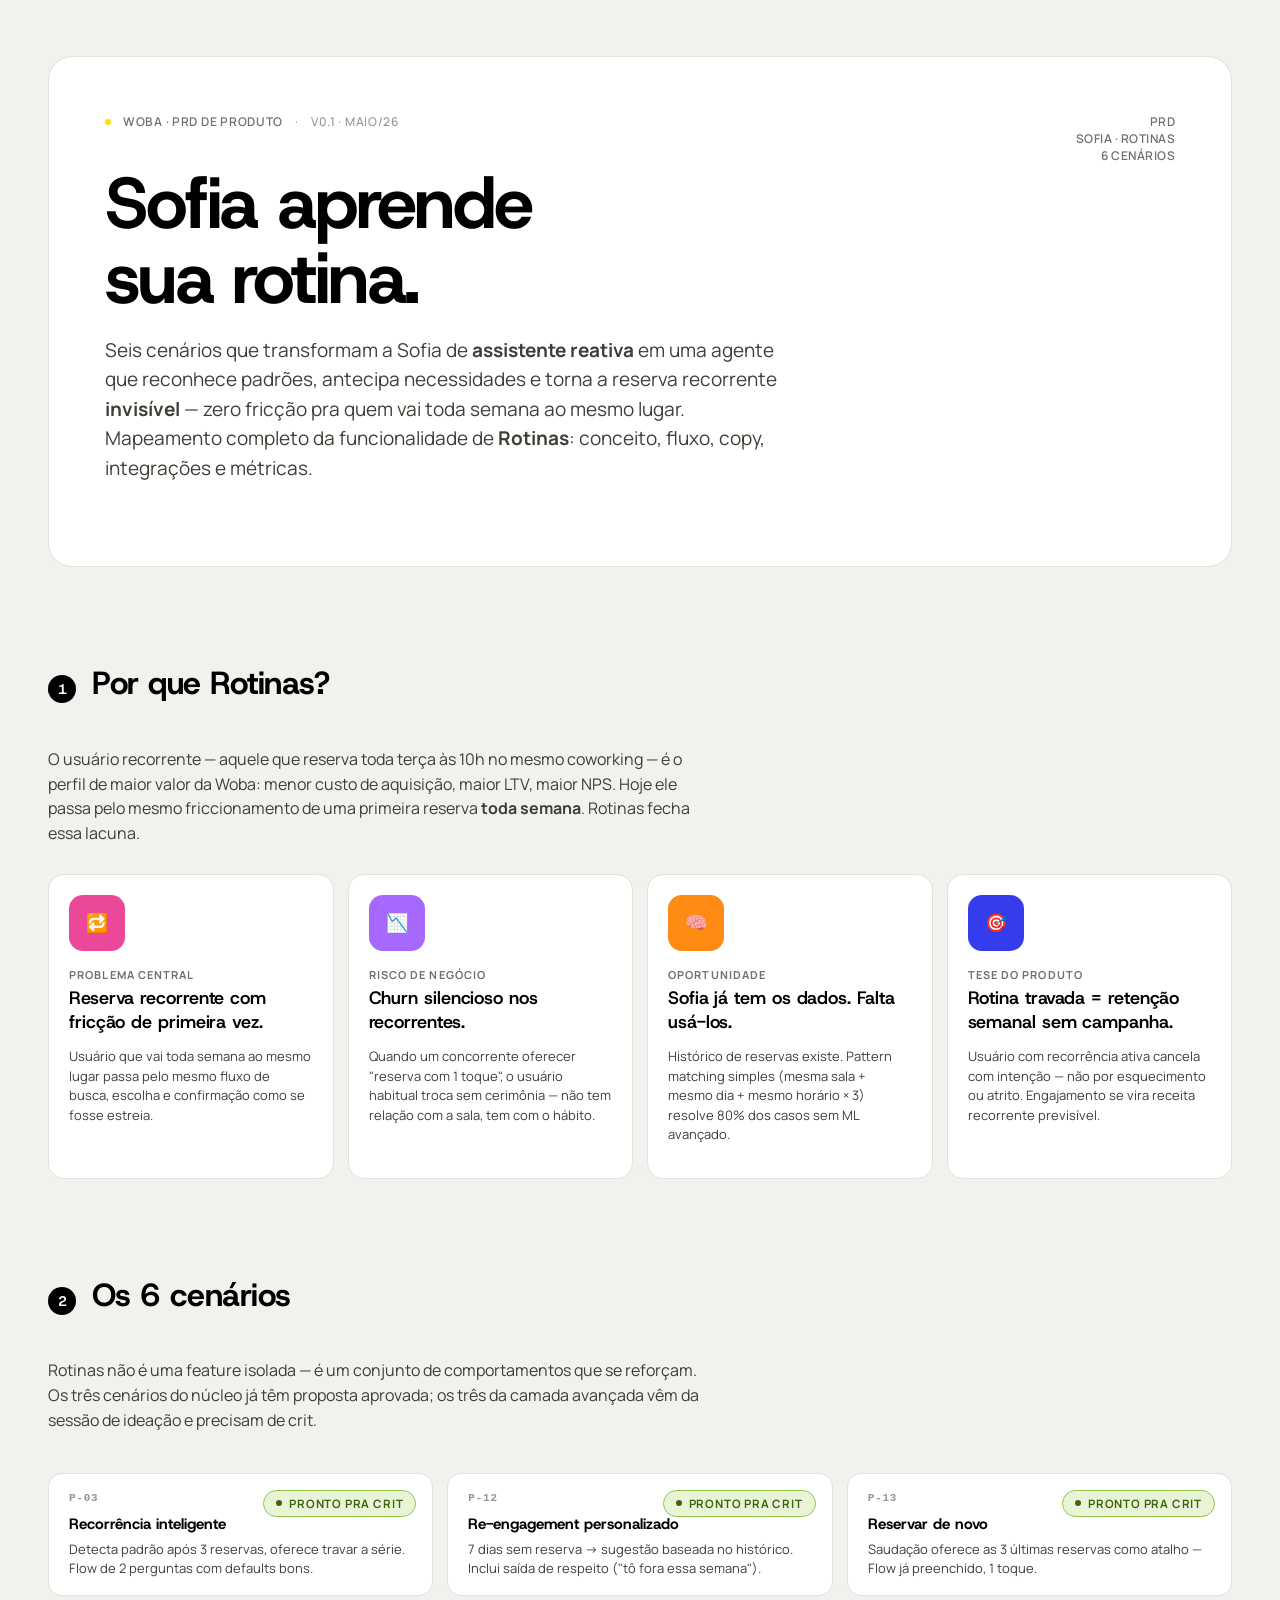
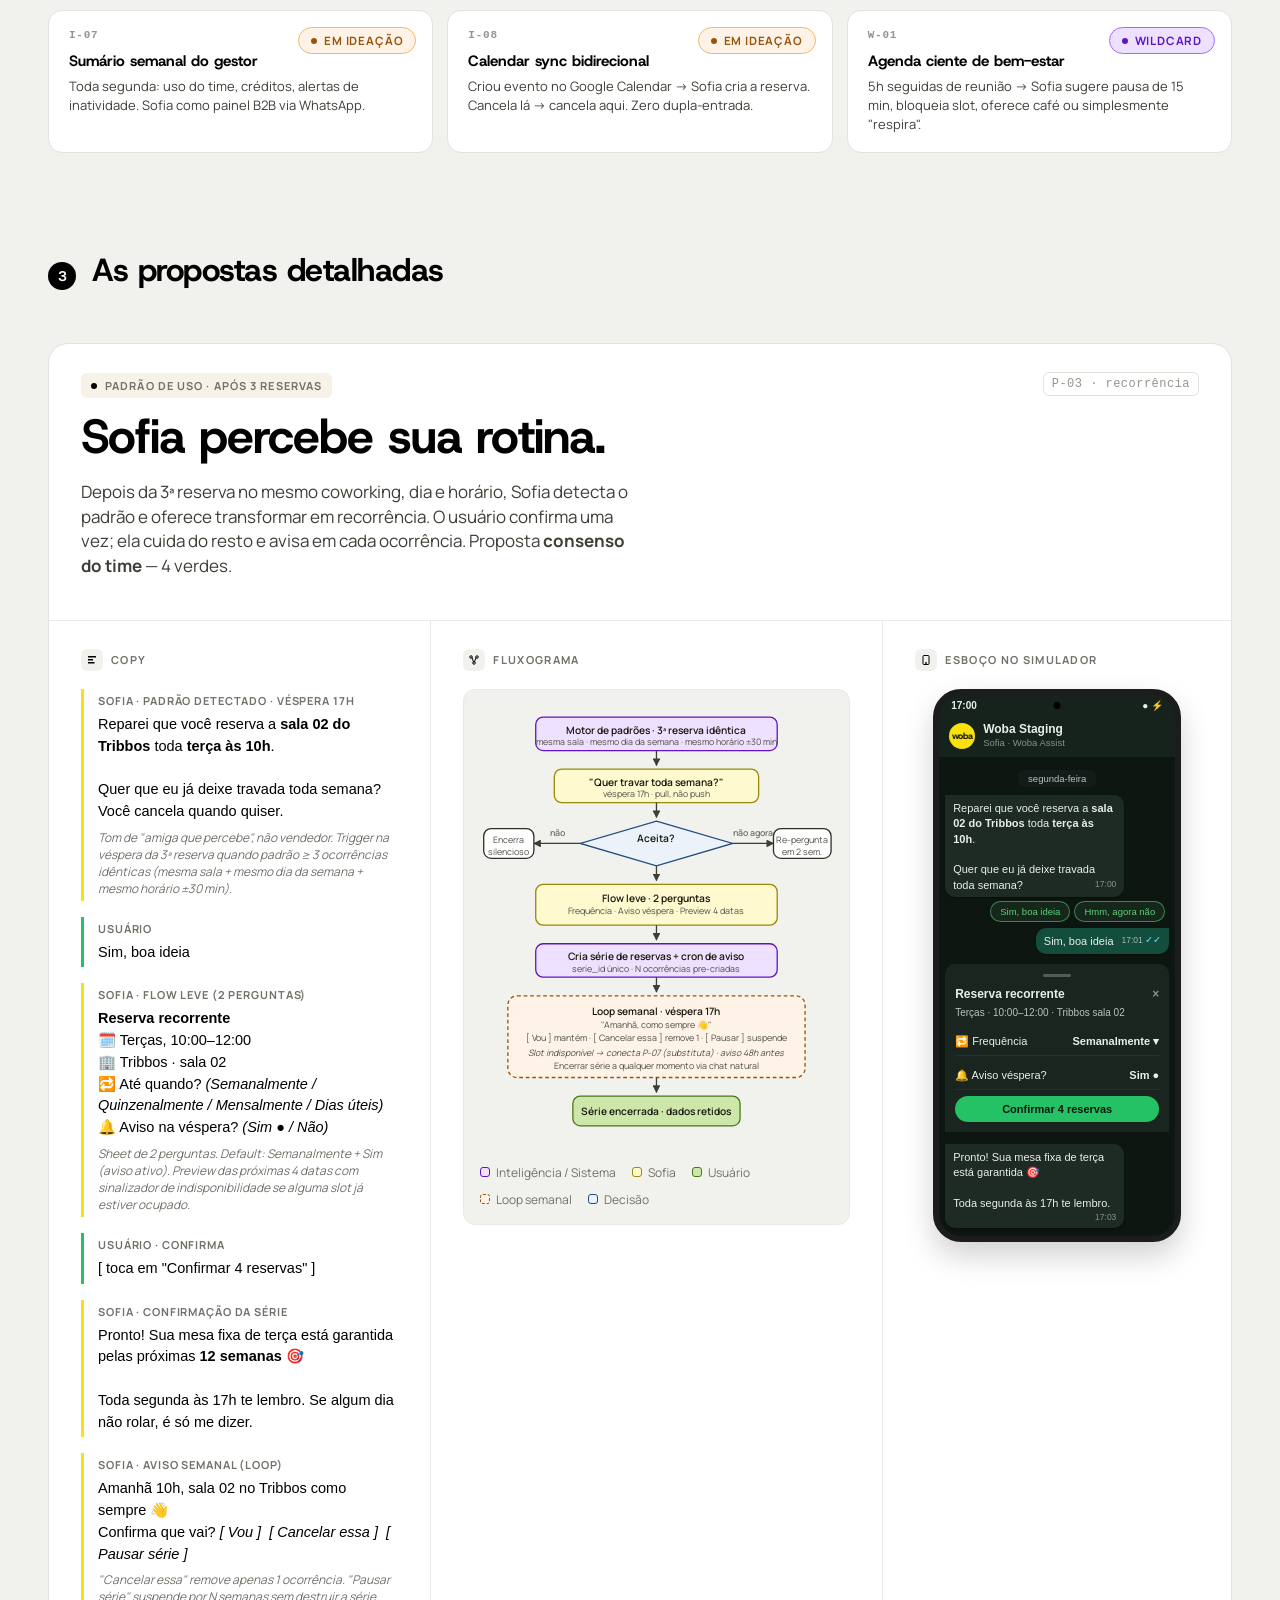
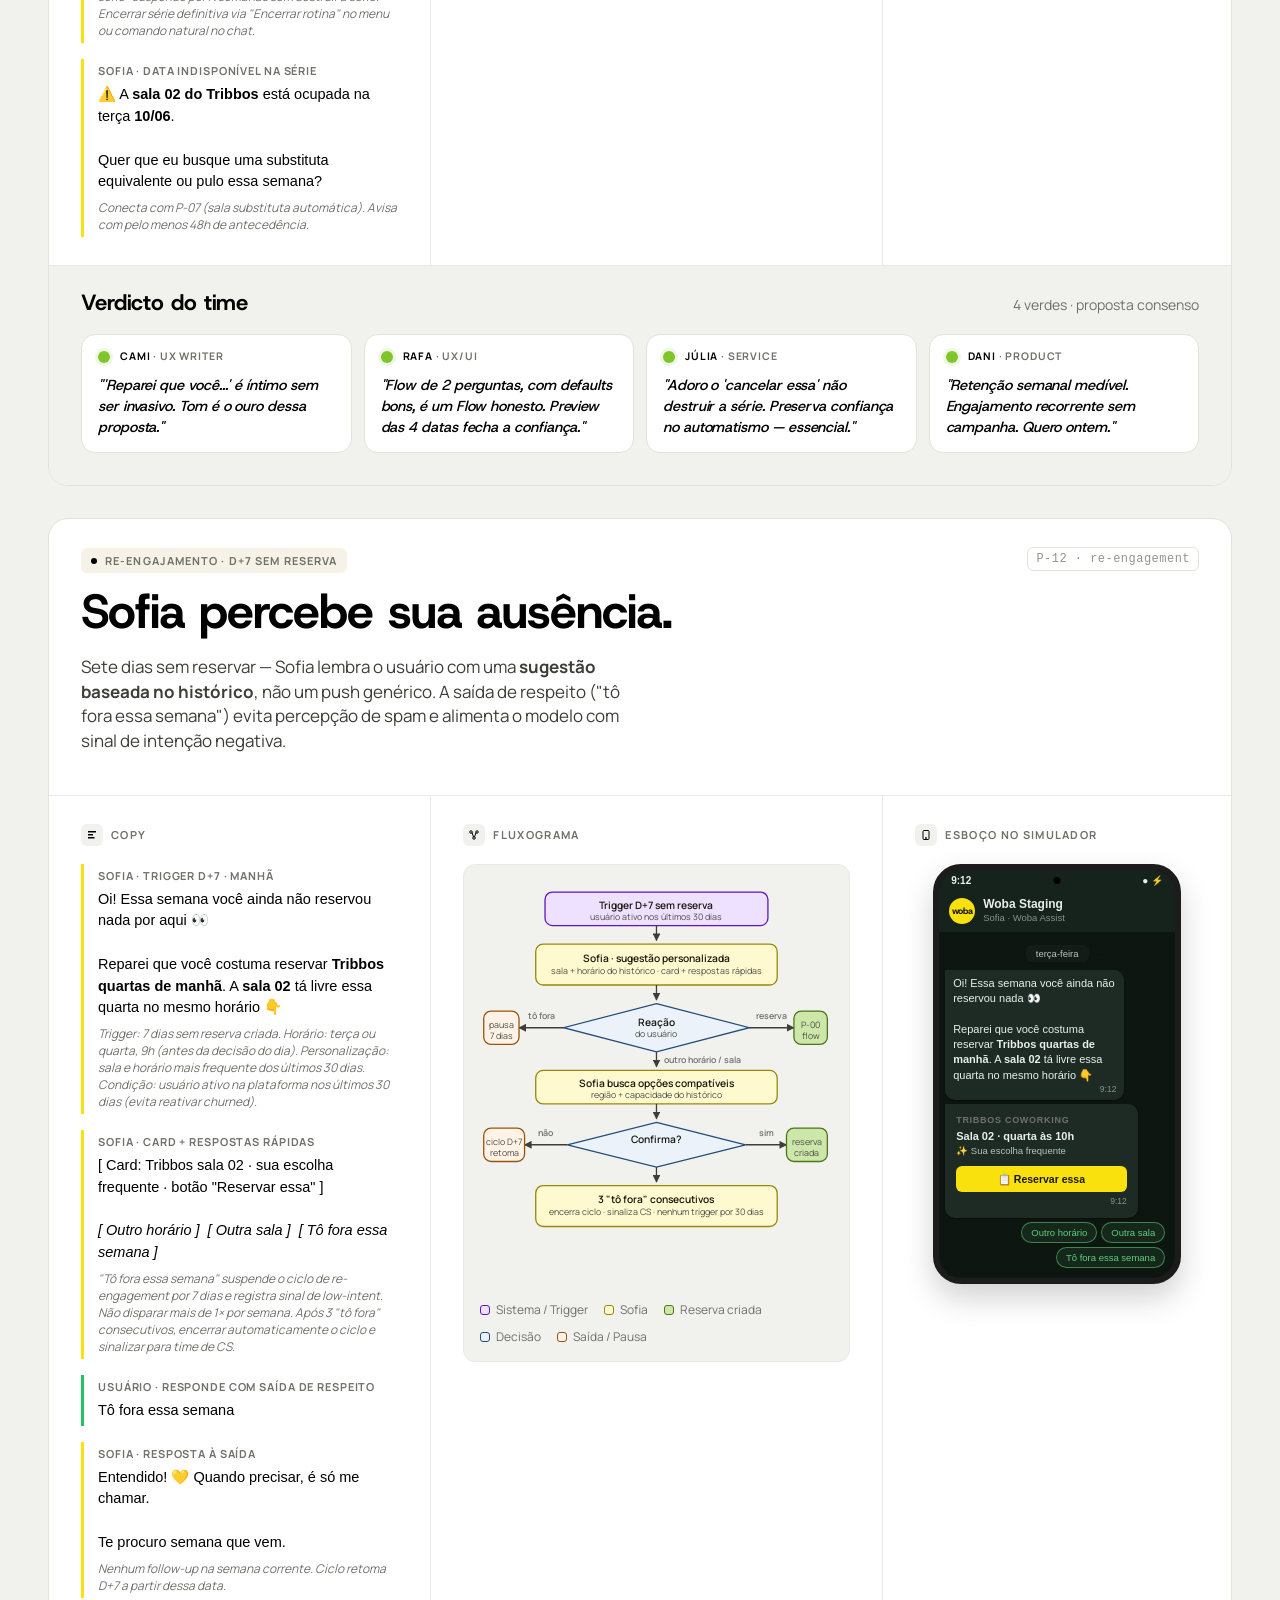
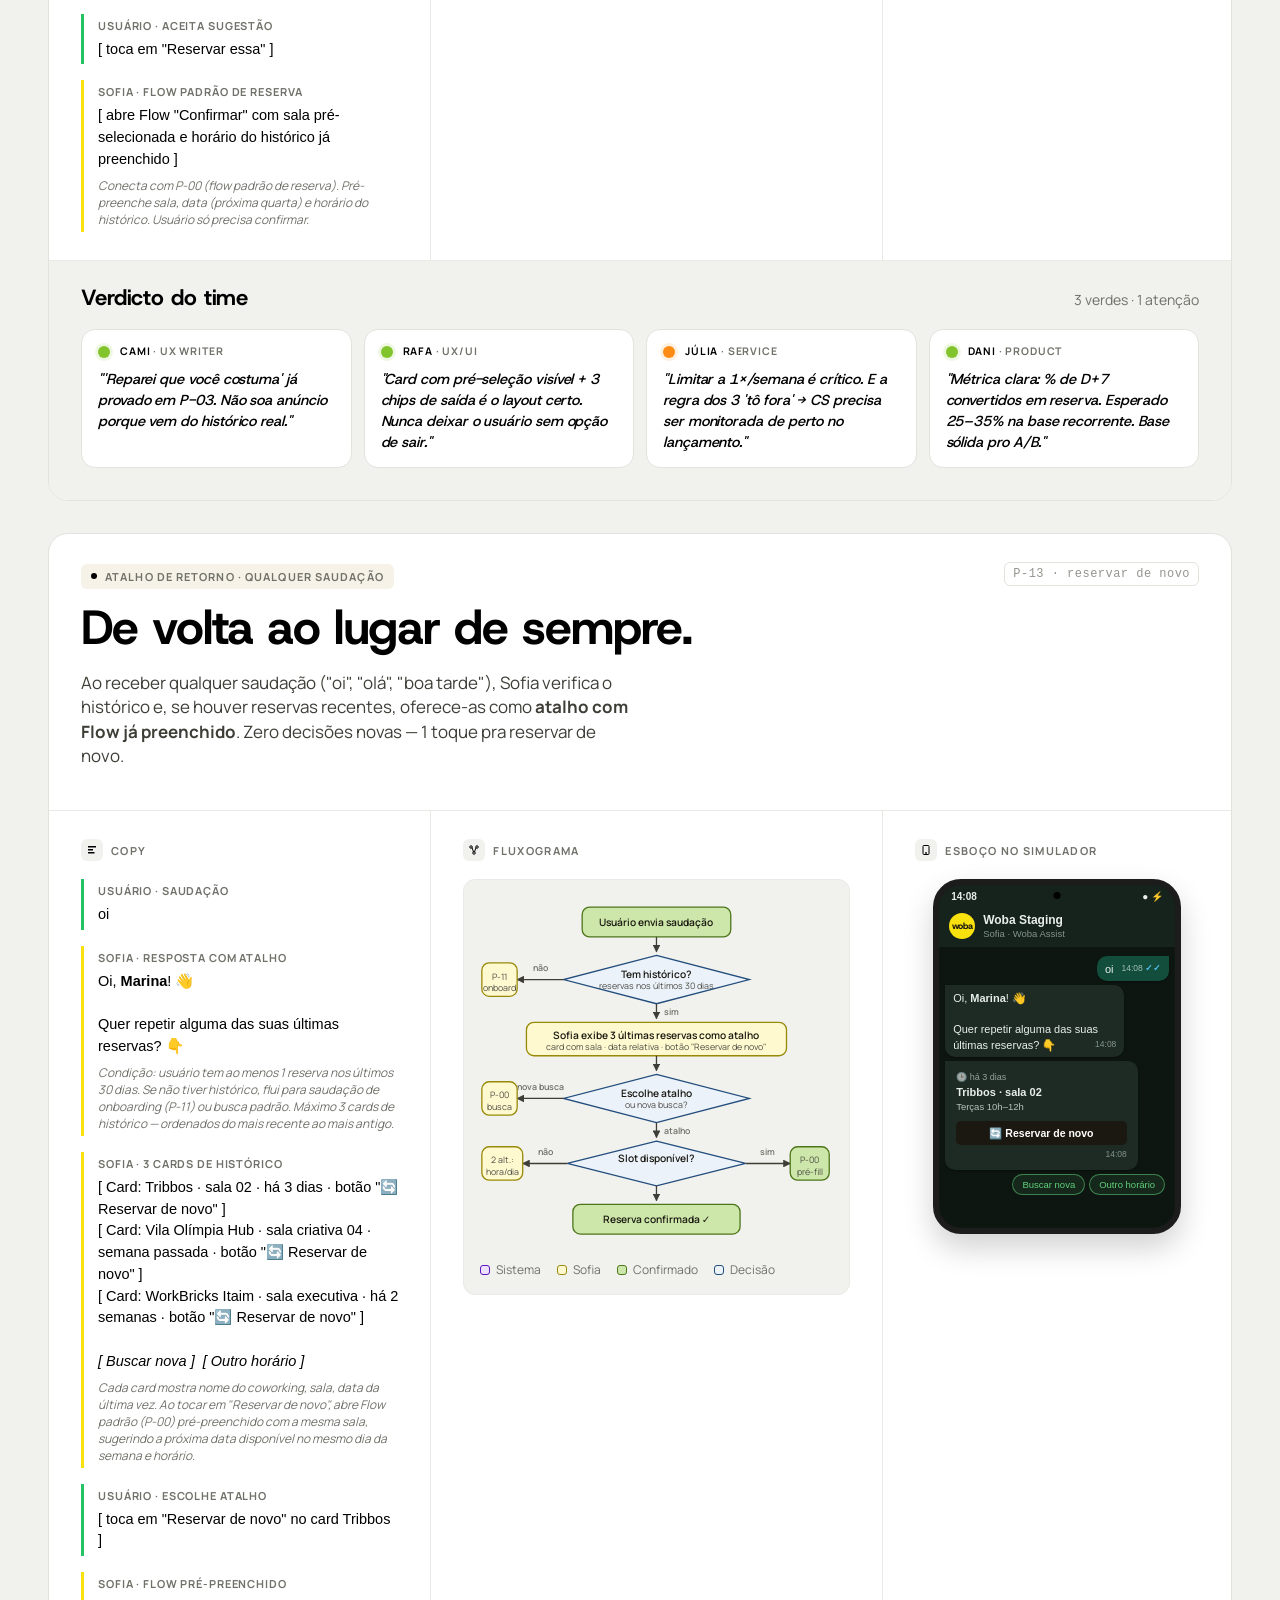
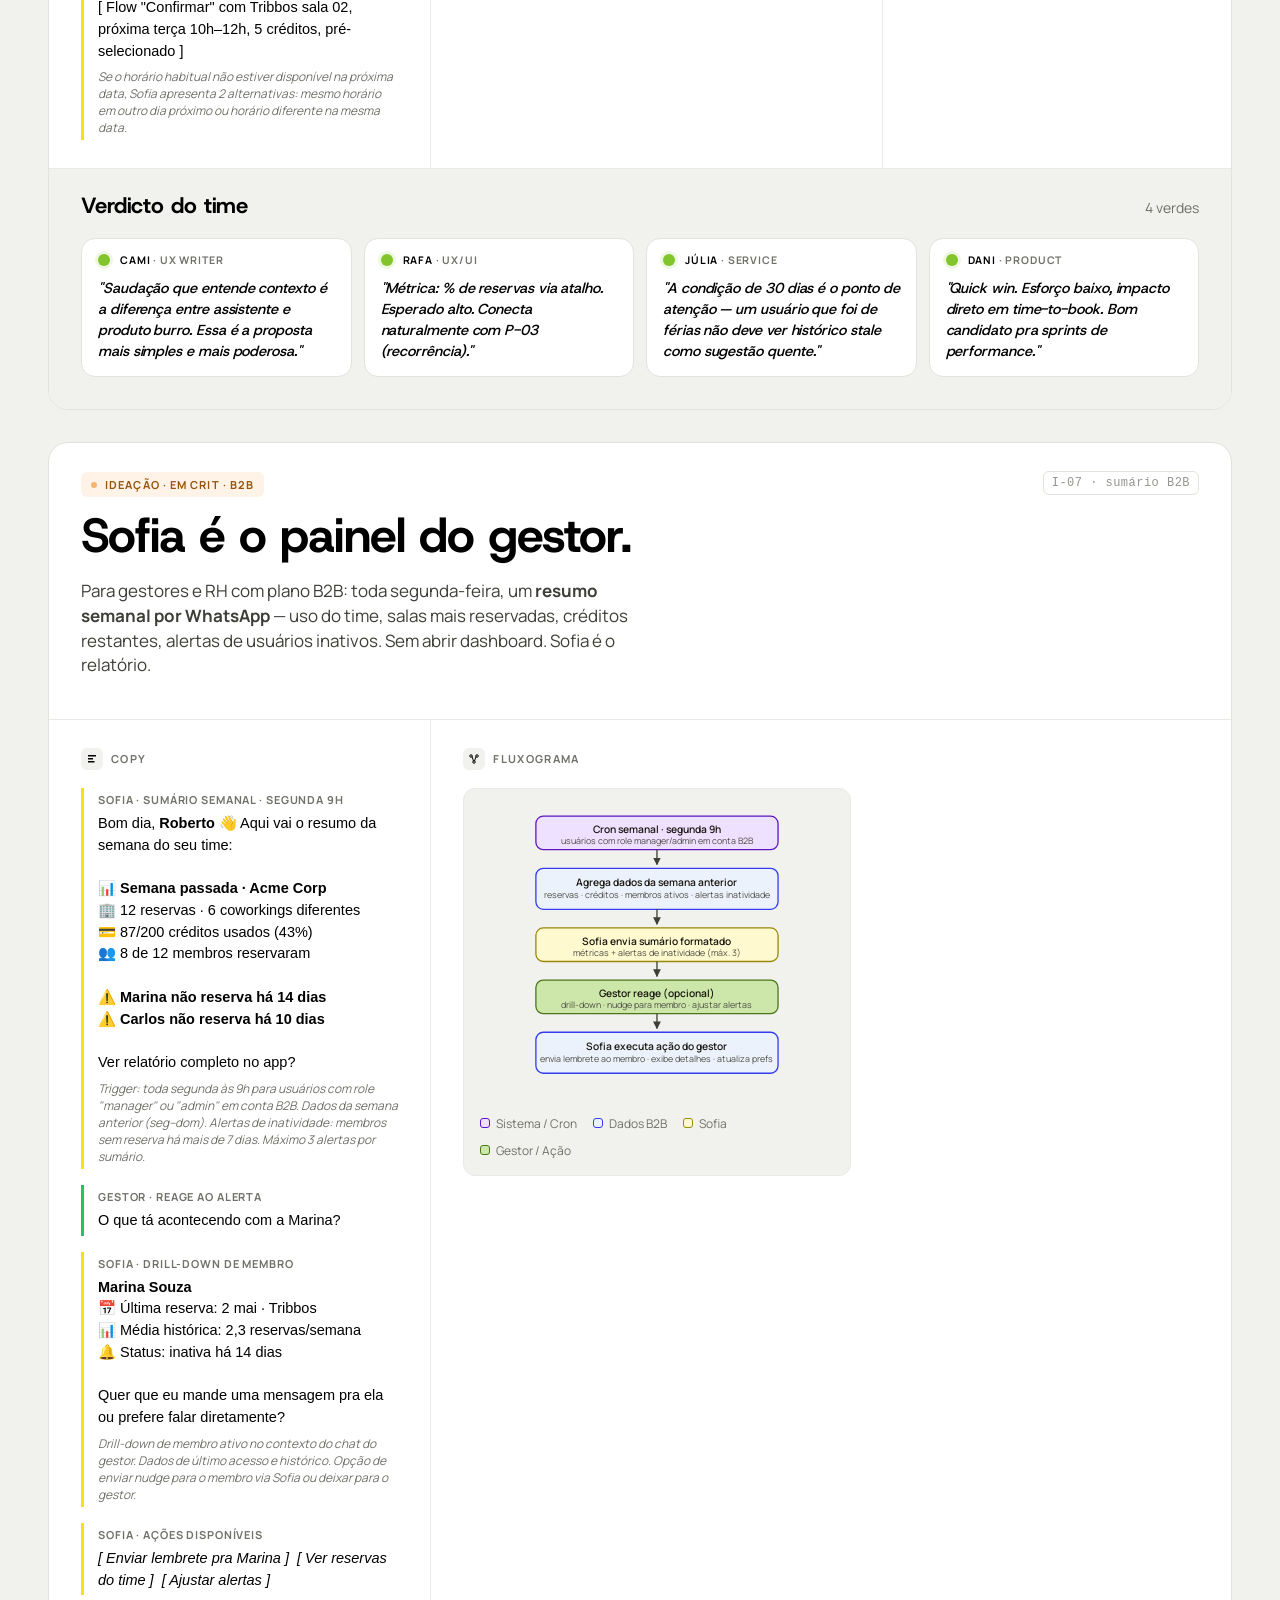
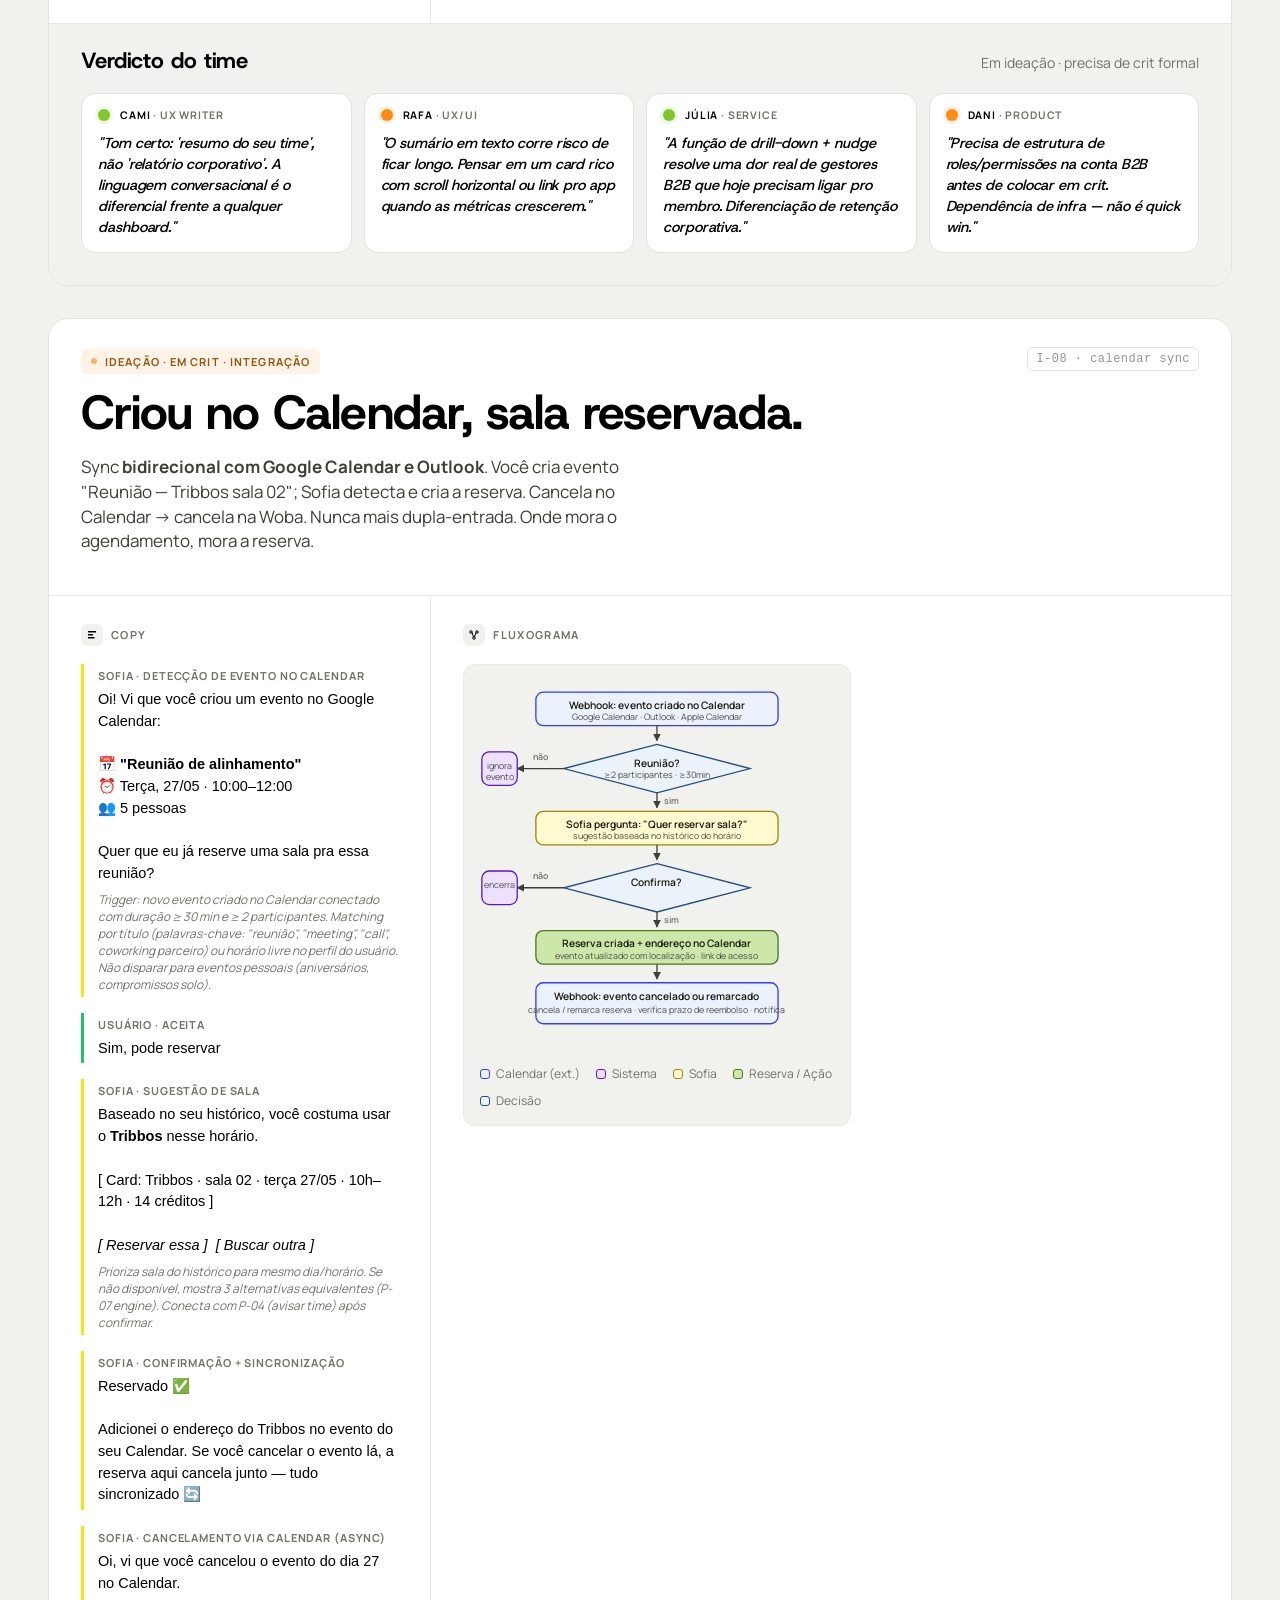
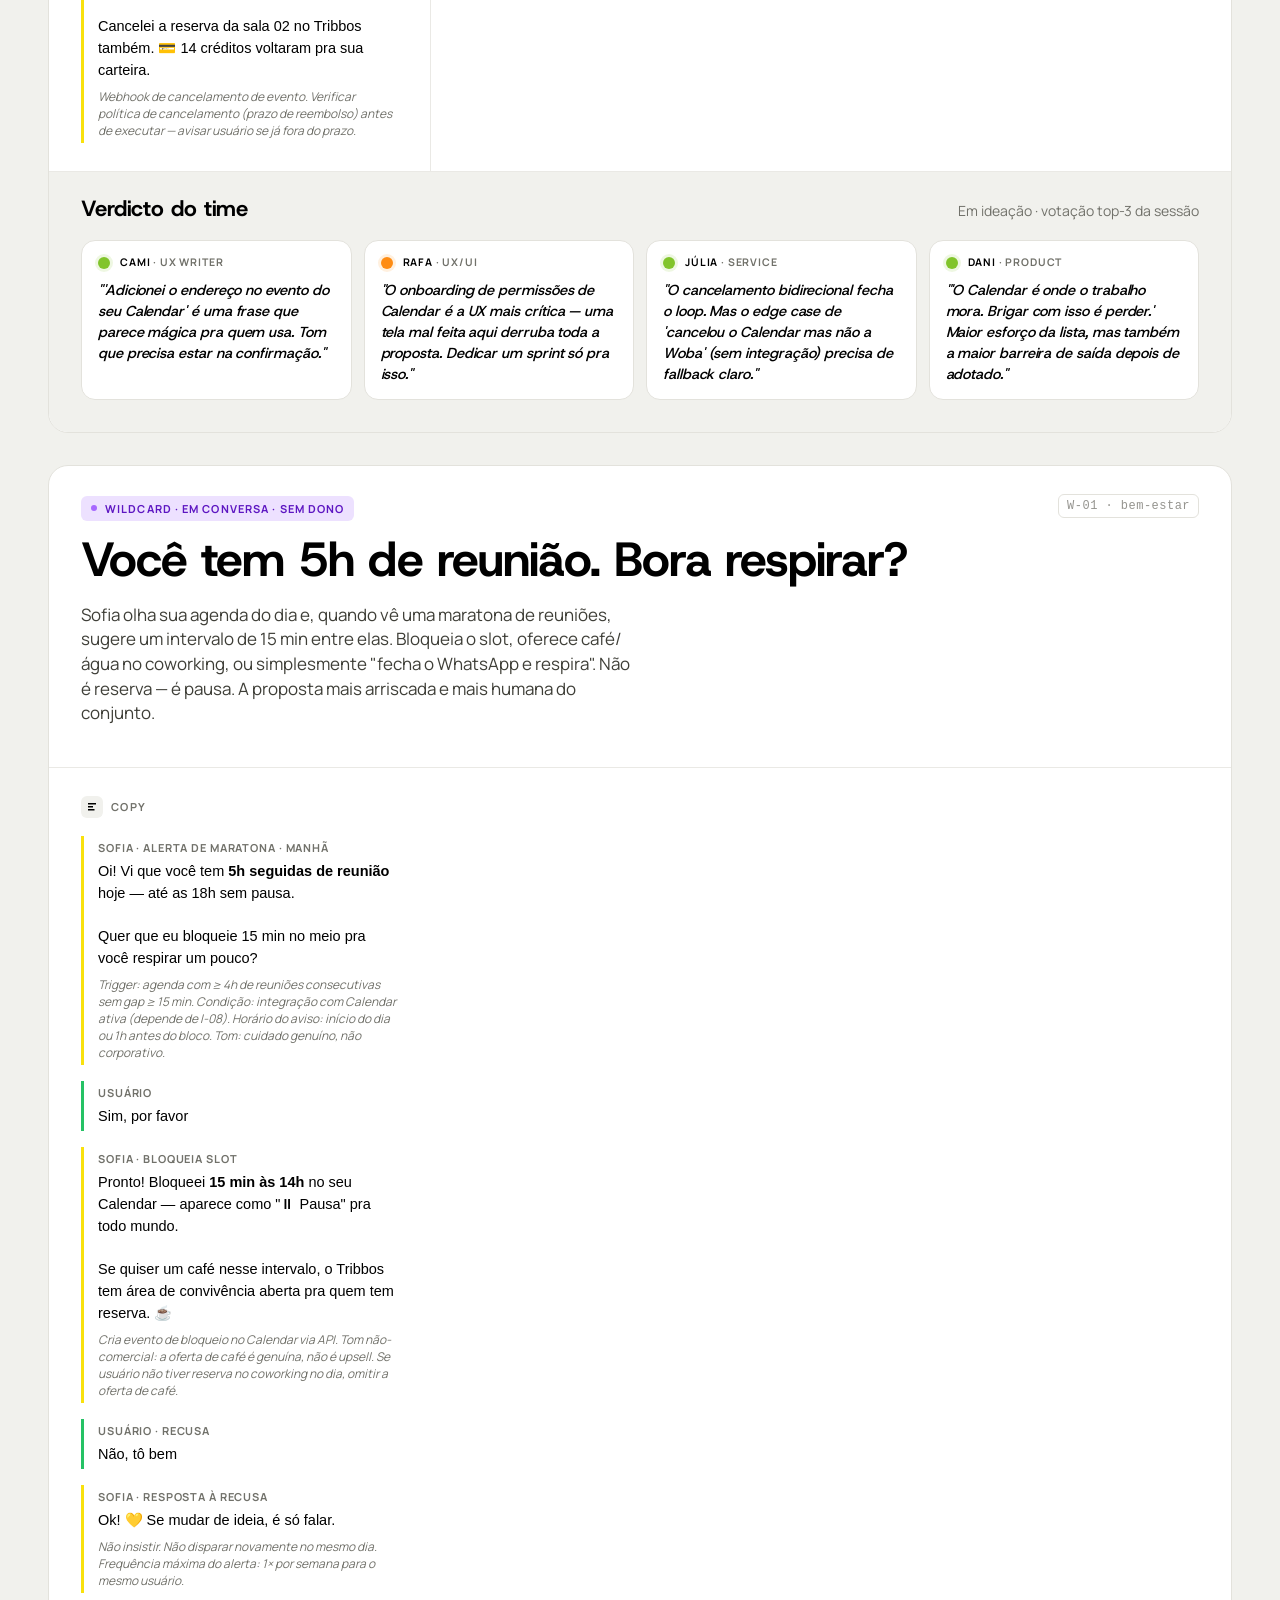
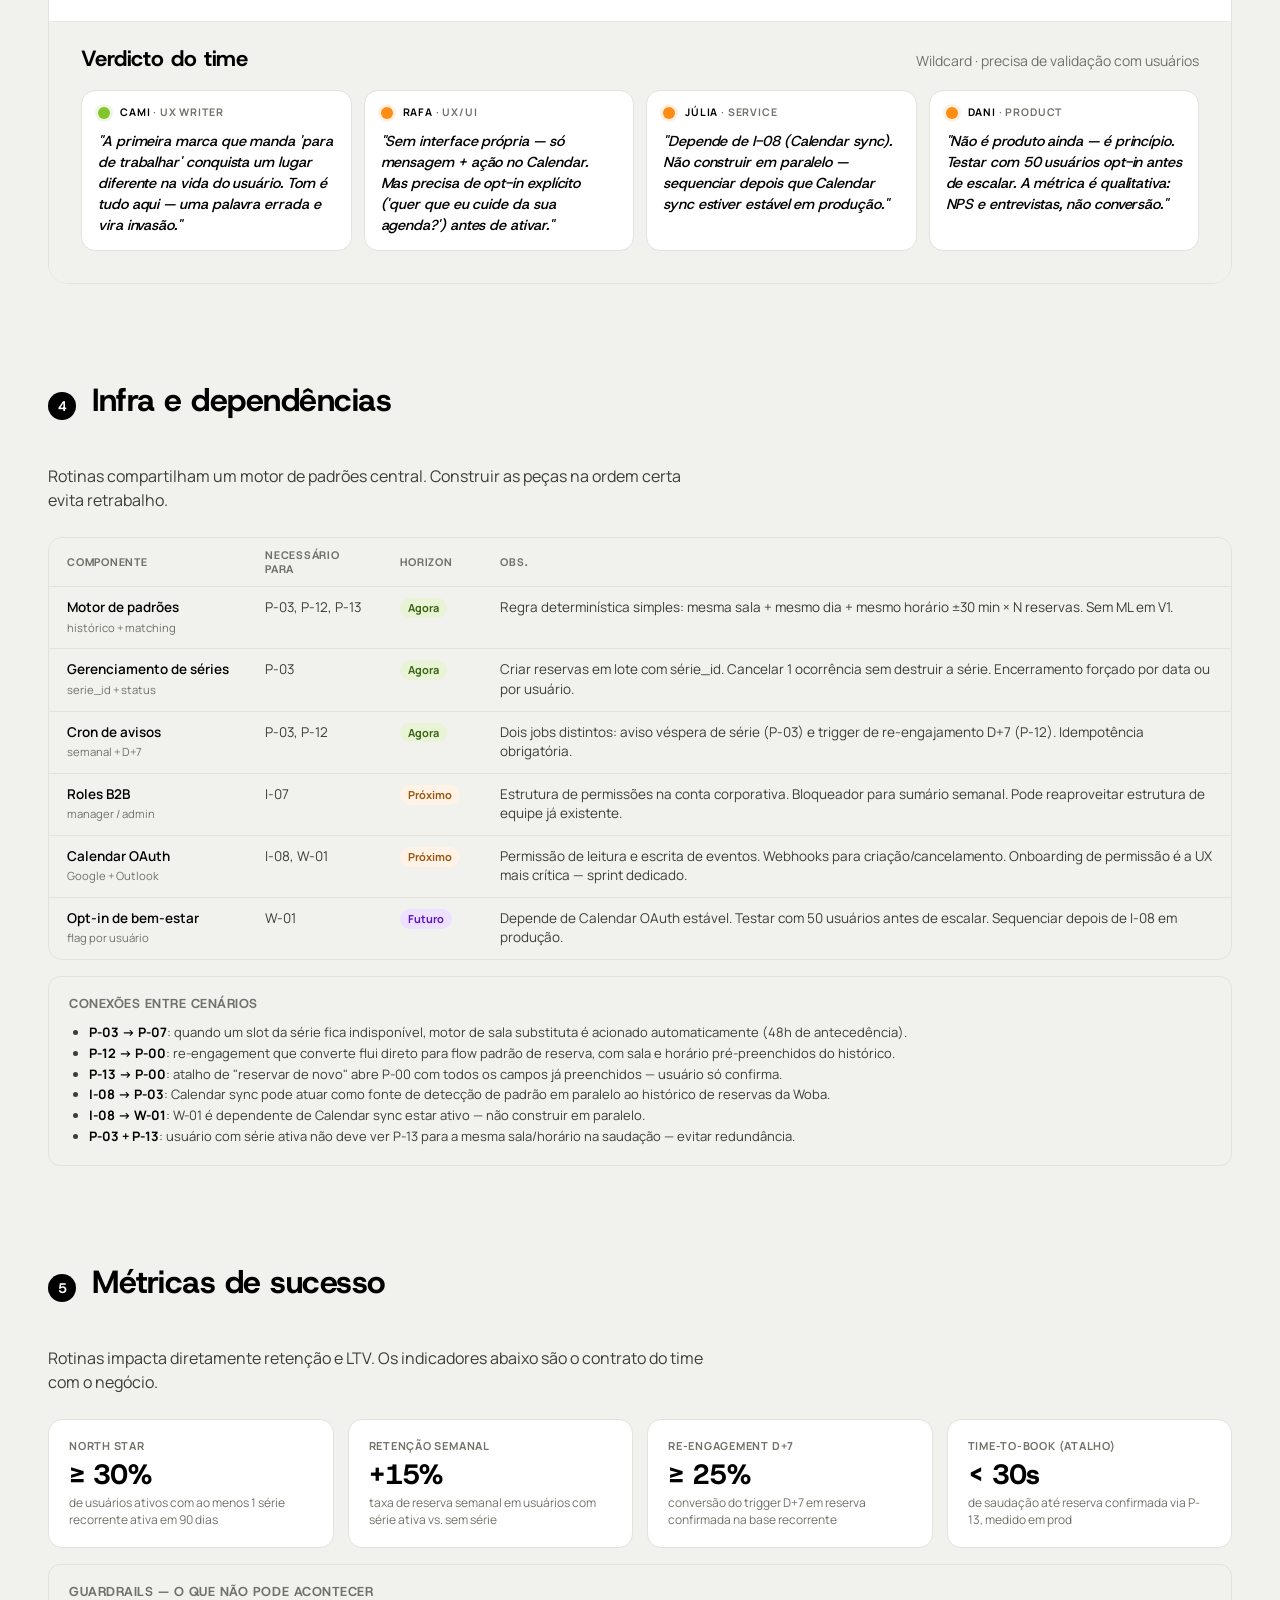
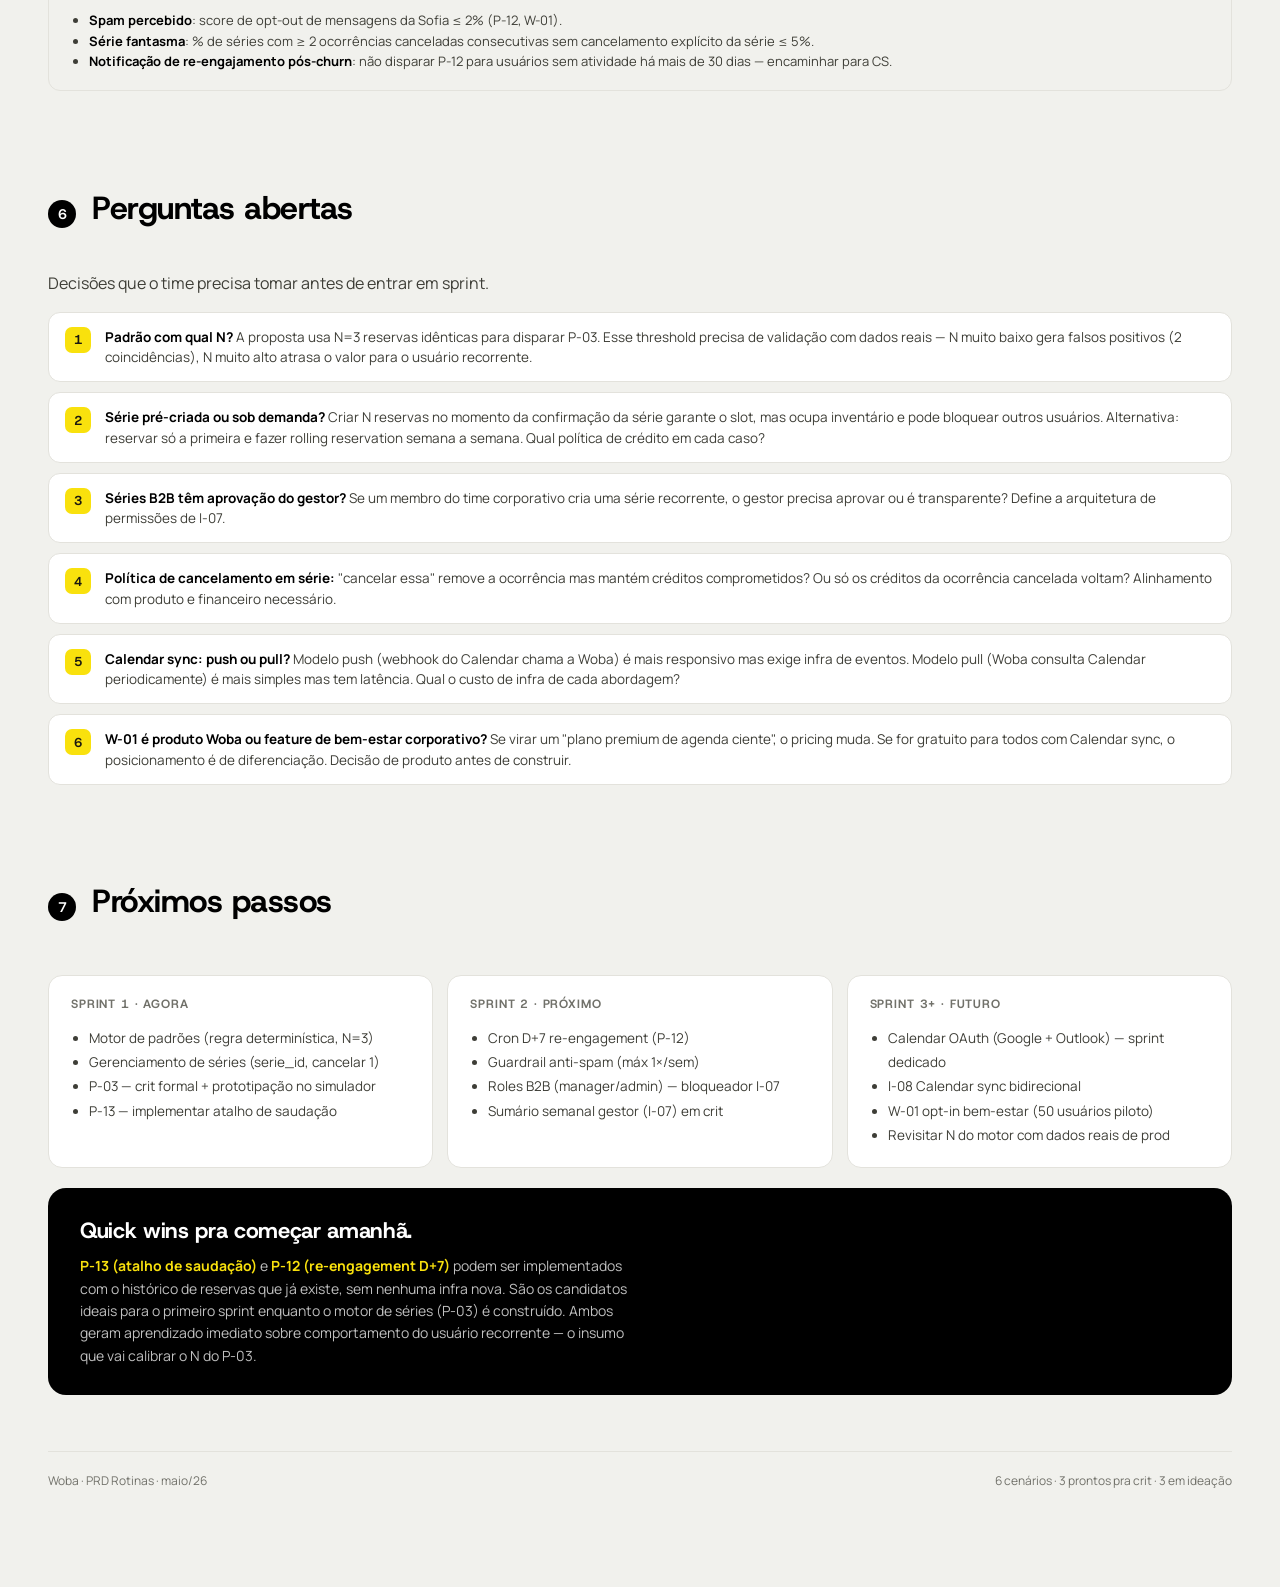
<file: PRD-Rotinas.html>
<!DOCTYPE html>
<html lang="pt-BR">
<head>
  <meta charset="UTF-8"/>
  <meta name="viewport" content="width=device-width, initial-scale=1"/>
  <title>PRD — Rotinas · Sofia Woba Assist</title>
  <link rel="stylesheet" href="styles/propostas.css"/>
  <style>
    /* ── Status badge ── */
    .badge {
      display: inline-flex; align-items: center; gap: 7px;
      font-size: 11.5px; font-weight: 700; letter-spacing: 0.07em;
      text-transform: uppercase; padding: 5px 12px; border-radius: 999px;
    }
    .badge.draft    { background: #fff3e7; color: #98540c; border: 1px solid #f4b470; }
    .badge.ready    { background: #e9f3d6; color: #3a6514; border: 1px solid #90c44a; }
    .badge.ideation { background: #ede1ff; color: #5d16c2; border: 1px solid #a768ff; }
    .badge .dot { width: 6px; height: 6px; border-radius: 50%; background: currentColor; }

    /* ── Scenario map header ── */
    .scenario-map {
      margin-top: 40px;
      display: grid;
      grid-template-columns: repeat(3, 1fr);
      gap: 14px;
    }
    @media (max-width: 860px) { .scenario-map { grid-template-columns: 1fr 1fr; } }
    @media (max-width: 560px) { .scenario-map { grid-template-columns: 1fr; } }

    .smap-card {
      background: var(--paper);
      border: 1px solid var(--line);
      border-radius: 14px;
      padding: 18px 20px;
      position: relative;
    }
    .smap-card .sid {
      font-family: ui-monospace, "SFMono-Regular", Menlo, monospace;
      font-size: 11px; font-weight: 700; letter-spacing: 0.07em;
      color: var(--ink-4); margin-bottom: 10px; display: block;
    }
    .smap-card h4 { margin: 0 0 6px; font-family: var(--display); font-size: 15px; font-weight: 700; }
    .smap-card p  { margin: 0; font-size: 13px; line-height: 1.45; color: var(--ink-2); }
    .smap-card .badge { position: absolute; top: 16px; right: 16px; }

    /* ── Horizon table ── */
    .horizon {
      margin-top: 24px;
      border: 1px solid var(--line);
      border-radius: 14px;
      overflow: hidden;
    }
    .horizon table {
      width: 100%; border-collapse: collapse;
      font-size: 13.5px;
    }
    .horizon th {
      background: var(--canvas); font-family: var(--display);
      font-weight: 700; font-size: 11px; letter-spacing: 0.07em;
      text-transform: uppercase; color: var(--ink-3);
      padding: 10px 18px; text-align: left;
      border-bottom: 1px solid var(--line);
    }
    .horizon td {
      padding: 11px 18px; border-bottom: 1px solid var(--line);
      color: var(--ink-2); vertical-align: top; line-height: 1.45;
    }
    .horizon tr:last-child td { border-bottom: none; }
    .horizon td:first-child { font-weight: 600; color: var(--ink); white-space: nowrap; }
    .horizon td .pill {
      display: inline-block; font-size: 11px; font-weight: 700;
      padding: 2px 8px; border-radius: 999px; margin-right: 4px;
    }
    .pill-now    { background: #e9f3d6; color: #3a6514; }
    .pill-next   { background: #fff3e7; color: #98540c; }
    .pill-future { background: #ede1ff; color: #5d16c2; }

    /* ── Infra deps box ── */
    .deps {
      margin-top: 16px;
      background: var(--canvas);
      border: 1px solid var(--line);
      border-radius: 12px;
      padding: 18px 20px;
    }
    .deps h5 {
      margin: 0 0 10px;
      font-family: var(--display); font-weight: 700; font-size: 13px;
      letter-spacing: 0.04em; text-transform: uppercase; color: var(--ink-3);
    }
    .deps ul { margin: 0; padding-left: 20px; }
    .deps li { font-size: 13px; line-height: 1.6; color: var(--ink-2); }
    .deps li b { color: var(--ink); }

    /* ── Metrics strip ── */
    .metrics {
      display: grid;
      grid-template-columns: repeat(4, 1fr);
      gap: 14px;
      margin-top: 24px;
    }
    @media (max-width: 720px) { .metrics { grid-template-columns: 1fr 1fr; } }
    .metric {
      background: var(--paper);
      border: 1px solid var(--line);
      border-radius: 14px;
      padding: 18px 20px;
    }
    .metric .label {
      font-size: 11px; font-weight: 700; letter-spacing: 0.07em;
      text-transform: uppercase; color: var(--ink-3); margin-bottom: 8px;
    }
    .metric .value {
      font-family: var(--display); font-weight: 800;
      font-size: 28px; letter-spacing: -0.03em; color: var(--ink);
      line-height: 1;
    }
    .metric .desc { font-size: 12px; color: var(--ink-3); margin-top: 6px; line-height: 1.4; }

    /* ── Open questions ── */
    .oq-list { margin-top: 16px; }
    .oq {
      display: flex; gap: 14px; align-items: flex-start;
      padding: 14px 16px;
      background: var(--paper);
      border: 1px solid var(--line);
      border-radius: 12px;
      margin-bottom: 10px;
    }
    .oq .num {
      font-family: var(--display); font-weight: 700; font-size: 13px;
      background: var(--yellow); color: var(--yellow-fg);
      width: 26px; height: 26px; border-radius: 7px;
      display: inline-flex; align-items: center; justify-content: center;
      flex-shrink: 0;
    }
    .oq p { margin: 0; font-size: 13.5px; line-height: 1.5; color: var(--ink-2); }
    .oq p b { color: var(--ink); }
  </style>
</head>
<body>
  <main class="page">

    <!-- ════════════════════════════ COVER ════════════════════════════ -->
    <section class="cover">
      <div class="cover-meta">
        <span class="dot"></span><span>Woba · PRD de Produto</span>
        <span style="color:var(--ink-4);font-weight:500">·</span>
        <span style="color:var(--ink-4);font-weight:500">v0.1 · maio/26</span>
      </div>
      <h1 class="h-mega">Sofia aprende<br/>sua rotina.</h1>
      <p class="lede">
        Seis cenários que transformam a Sofia de <b>assistente reativa</b> em uma agente que reconhece padrões,
        antecipa necessidades e torna a reserva recorrente <b>invisível</b> — zero fricção pra quem vai toda
        semana ao mesmo lugar. Mapeamento completo da funcionalidade de <b>Rotinas</b>: conceito, fluxo,
        copy, integrações e métricas.
      </p>
      <div class="cover-side">
        PRD<br/>
        Sofia · Rotinas<br/>
        6 cenários
      </div>
    </section>

    <!-- ════════════════════════════ CONTEXTO ════════════════════════════ -->
    <section class="section">
      <div class="section-head">
        <span class="num">1</span>
        <h2 class="h-2">Por que Rotinas?</h2>
      </div>
      <p class="body" style="max-width:66ch;margin-top:-10px;margin-bottom:28px">
        O usuário recorrente — aquele que reserva toda terça às 10h no mesmo coworking — é o perfil de maior
        valor da Woba: menor custo de aquisição, maior LTV, maior NPS. Hoje ele passa pelo mesmo friccionamento
        de uma primeira reserva <b>toda semana</b>. Rotinas fecha essa lacuna.
      </p>

      <div class="team-grid" style="margin-bottom:28px">
        <div class="persona" data-role="writer">
          <div class="avatar" style="font-size:18px">🔁</div>
          <div class="role">Problema central</div>
          <h3 class="name">Reserva recorrente com fricção de primeira vez.</h3>
          <p class="focus">Usuário que vai toda semana ao mesmo lugar passa pelo mesmo fluxo de busca, escolha e confirmação como se fosse estreia.</p>
        </div>
        <div class="persona" data-role="ui">
          <div class="avatar" style="font-size:18px">📉</div>
          <div class="role">Risco de negócio</div>
          <h3 class="name">Churn silencioso nos recorrentes.</h3>
          <p class="focus">Quando um concorrente oferecer "reserva com 1 toque", o usuário habitual troca sem cerimônia — não tem relação com a sala, tem com o hábito.</p>
        </div>
        <div class="persona" data-role="service">
          <div class="avatar" style="font-size:18px">🧠</div>
          <div class="role">Oportunidade</div>
          <h3 class="name">Sofia já tem os dados. Falta usá-los.</h3>
          <p class="focus">Histórico de reservas existe. Pattern matching simples (mesma sala + mesmo dia + mesmo horário × 3) resolve 80% dos casos sem ML avançado.</p>
        </div>
        <div class="persona" data-role="product">
          <div class="avatar" style="font-size:18px">🎯</div>
          <div class="role">Tese do produto</div>
          <h3 class="name">Rotina travada = retenção semanal sem campanha.</h3>
          <p class="focus">Usuário com recorrência ativa cancela com intenção — não por esquecimento ou atrito. Engajamento se vira receita recorrente previsível.</p>
        </div>
      </div>
    </section>

    <!-- ════════════════════════════ MAPA DE CENÁRIOS ════════════════════════════ -->
    <section class="section">
      <div class="section-head">
        <span class="num">2</span>
        <h2 class="h-2">Os 6 cenários</h2>
      </div>
      <p class="body" style="max-width:66ch;margin-top:-10px;margin-bottom:0">
        Rotinas não é uma feature isolada — é um conjunto de comportamentos que se reforçam. Os três cenários
        do núcleo já têm proposta aprovada; os três da camada avançada vêm da sessão de ideação e precisam de crit.
      </p>

      <div class="scenario-map">
        <div class="smap-card">
          <span class="badge ready"><span class="dot"></span>Pronto pra crit</span>
          <span class="sid">P-03</span>
          <h4>Recorrência inteligente</h4>
          <p>Detecta padrão após 3 reservas, oferece travar a série. Flow de 2 perguntas com defaults bons.</p>
        </div>
        <div class="smap-card">
          <span class="badge ready"><span class="dot"></span>Pronto pra crit</span>
          <span class="sid">P-12</span>
          <h4>Re-engagement personalizado</h4>
          <p>7 dias sem reserva → sugestão baseada no histórico. Inclui saída de respeito ("tô fora essa semana").</p>
        </div>
        <div class="smap-card">
          <span class="badge ready"><span class="dot"></span>Pronto pra crit</span>
          <span class="sid">P-13</span>
          <h4>Reservar de novo</h4>
          <p>Saudação oferece as 3 últimas reservas como atalho — Flow já preenchido, 1 toque.</p>
        </div>
        <div class="smap-card">
          <span class="badge draft"><span class="dot"></span>Em ideação</span>
          <span class="sid">I-07</span>
          <h4>Sumário semanal do gestor</h4>
          <p>Toda segunda: uso do time, créditos, alertas de inatividade. Sofia como painel B2B via WhatsApp.</p>
        </div>
        <div class="smap-card">
          <span class="badge draft"><span class="dot"></span>Em ideação</span>
          <span class="sid">I-08</span>
          <h4>Calendar sync bidirecional</h4>
          <p>Criou evento no Google Calendar → Sofia cria a reserva. Cancela lá → cancela aqui. Zero dupla-entrada.</p>
        </div>
        <div class="smap-card">
          <span class="badge ideation"><span class="dot"></span>Wildcard</span>
          <span class="sid">W-01</span>
          <h4>Agenda ciente de bem-estar</h4>
          <p>5h seguidas de reunião → Sofia sugere pausa de 15 min, bloqueia slot, oferece café ou simplesmente "respira".</p>
        </div>
      </div>
    </section>

    <!-- ════════════════════════════ PROPOSTAS ════════════════════════════ -->
    <section class="section">
      <div class="section-head">
        <span class="num">3</span>
        <h2 class="h-2">As propostas detalhadas</h2>
      </div>

      <!-- ─────────── P-03 — RECORRÊNCIA INTELIGENTE ─────────── -->
      <article class="proposal">
        <header class="proposal-head">
          <div class="left">
            <span class="stage"><span class="stage-dot"></span>Padrão de uso · após 3 reservas</span>
            <h3 class="h-1 title">Sofia percebe sua rotina.</h3>
            <p class="sub">
              Depois da 3ª reserva no mesmo coworking, dia e horário, Sofia detecta o padrão e oferece transformar
              em recorrência. O usuário confirma uma vez; ela cuida do resto e avisa em cada ocorrência.
              Proposta <b>consenso do time</b> — 4 verdes.
            </p>
          </div>
          <span class="id">P-03 · recorrência</span>
        </header>

        <div class="blocks">

          <!-- COPY -->
          <div class="block">
            <div class="block-eyebrow">
              <span class="ico"><svg width="12" height="12" viewBox="0 0 24 24" fill="currentColor"><path d="M4 4h16v3H4zM4 10h10v3H4zM4 16h13v3H4z"/></svg></span>
              Copy
            </div>
            <div class="copy-list">
              <div class="copy-item" data-who="bot">
                <div class="who">Sofia · padrão detectado · véspera 17h</div>
                <div class="txt">Reparei que você reserva a <b>sala 02 do Tribbos</b> toda <b>terça às 10h</b>.

Quer que eu já deixe travada toda semana? Você cancela quando quiser.</div>
                <div class="note">Tom de "amiga que percebe", não vendedor. Trigger na véspera da 3ª reserva quando padrão ≥ 3 ocorrências idênticas (mesma sala + mesmo dia da semana + mesmo horário ±30 min).</div>
              </div>
              <div class="copy-item" data-who="user">
                <div class="who">Usuário</div>
                <div class="txt">Sim, boa ideia</div>
              </div>
              <div class="copy-item" data-who="bot">
                <div class="who">Sofia · Flow leve (2 perguntas)</div>
                <div class="txt"><b>Reserva recorrente</b>
🗓️ Terças, 10:00–12:00
🏢 Tribbos · sala 02
🔁 Até quando? <i>(Semanalmente / Quinzenalmente / Mensalmente / Dias úteis)</i>
🔔 Aviso na véspera? <i>(Sim ● / Não)</i></div>
                <div class="note">Sheet de 2 perguntas. Default: Semanalmente + Sim (aviso ativo). Preview das próximas 4 datas com sinalizador de indisponibilidade se alguma slot já estiver ocupado.</div>
              </div>
              <div class="copy-item" data-who="user">
                <div class="who">Usuário · confirma</div>
                <div class="txt">[ toca em "Confirmar 4 reservas" ]</div>
              </div>
              <div class="copy-item" data-who="bot">
                <div class="who">Sofia · confirmação da série</div>
                <div class="txt">Pronto! Sua mesa fixa de terça está garantida pelas próximas <b>12 semanas</b> 🎯

Toda segunda às 17h te lembro. Se algum dia não rolar, é só me dizer.</div>
              </div>
              <div class="copy-item" data-who="bot">
                <div class="who">Sofia · aviso semanal (loop)</div>
                <div class="txt">Amanhã 10h, sala 02 no Tribbos como sempre 👋
Confirma que vai? <i>[ Vou ]  [ Cancelar essa ]  [ Pausar série ]</i></div>
                <div class="note">"Cancelar essa" remove apenas 1 ocorrência. "Pausar série" suspende por N semanas sem destruir a série. Encerrar série definitiva via "Encerrar rotina" no menu ou comando natural no chat.</div>
              </div>
              <div class="copy-item" data-who="bot">
                <div class="who">Sofia · data indisponível na série</div>
                <div class="txt">⚠️ A <b>sala 02 do Tribbos</b> está ocupada na terça <b>10/06</b>.

Quer que eu busque uma substituta equivalente ou pulo essa semana?</div>
                <div class="note">Conecta com P-07 (sala substituta automática). Avisa com pelo menos 48h de antecedência.</div>
              </div>
            </div>
          </div>

          <!-- FLOW -->
          <div class="block">
            <div class="block-eyebrow">
              <span class="ico"><svg width="12" height="12" viewBox="0 0 24 24" fill="none" stroke="currentColor" stroke-width="2"><circle cx="6" cy="6" r="2.5"/><circle cx="18" cy="6" r="2.5"/><circle cx="12" cy="18" r="2.5"/><path d="M8 7l3 9M16 7l-3 9"/></svg></span>
              Fluxograma
            </div>
            <div class="flow-wrap">
              <svg viewBox="0 0 380 480" xmlns="http://www.w3.org/2000/svg" aria-label="Fluxo recorrência inteligente">
                <defs>
                  <marker id="ar-p03" viewBox="0 0 10 10" refX="9" refY="5" markerWidth="6" markerHeight="6" orient="auto">
                    <path d="M0 0L10 5L0 10z" fill="#3e3e37"/>
                  </marker>
                  <style>
                    .p3 { fill: #fff; stroke: #2f2e29; stroke-width: 1.4; }
                    .p3-sys { fill: #ede1ff; stroke: #5d16c2; }
                    .p3-bot { fill: #fef9cf; stroke: #988908; }
                    .p3-usr { fill: #cde7aa; stroke: #4d761a; }
                    .p3-loop { fill: #fff3e7; stroke: #98540c; stroke-dasharray: 4 3; }
                    .p3-dec { fill: #ebf2fa; stroke: #234d7c; }
                    .t3 { font-family: 'Manrope', system-ui; font-size: 11px; fill: #1a1810; font-weight: 600; }
                    .t3s { font-family: 'Manrope', system-ui; font-size: 9.5px; fill: #4e4d45; }
                    .l3 { stroke: #3e3e37; stroke-width: 1.4; fill: none; }
                    .lbl3 { font-family: 'Manrope', system-ui; font-size: 9.5px; fill: #71716a; font-weight: 600; }
                  </style>
                </defs>

                <!-- engine detects pattern -->
                <rect class="p3 p3-sys" x="60" y="12" width="260" height="36" rx="8"/>
                <text class="t3" x="190" y="30" text-anchor="middle">Motor de padrões · 3ª reserva idêntica</text>
                <text class="t3s" x="190" y="42" text-anchor="middle">mesma sala · mesmo dia da semana · mesmo horário ±30 min</text>

                <line class="l3" x1="190" y1="48" x2="190" y2="64" marker-end="url(#ar-p03)"/>

                <!-- Sofia asks -->
                <rect class="p3 p3-bot" x="80" y="68" width="220" height="36" rx="8"/>
                <text class="t3" x="190" y="86" text-anchor="middle">"Quer travar toda semana?"</text>
                <text class="t3s" x="190" y="98" text-anchor="middle">véspera 17h · pull, não push</text>

                <line class="l3" x1="190" y1="104" x2="190" y2="120" marker-end="url(#ar-p03)"/>

                <!-- decision: user accepts? -->
                <polygon class="p3 p3-dec" points="190,124 272,148 190,172 108,148"/>
                <text class="t3" x="190" y="146" text-anchor="middle">Aceita?</text>
                <text class="t3s" x="190" y="158" text-anchor="middle"></text>

                <line class="l3" x1="108" y1="148" x2="58" y2="148" marker-end="url(#ar-p03)"/>
                <text class="lbl3" x="83" y="140" text-anchor="middle">não</text>
                <rect class="p3" x="4" y="132" width="54" height="32" rx="8"/>
                <text class="t3s" x="31" y="148" text-anchor="middle">Encerra</text>
                <text class="t3s" x="31" y="160" text-anchor="middle">silencioso</text>

                <line class="l3" x1="272" y1="148" x2="316" y2="148" marker-end="url(#ar-p03)"/>
                <text class="lbl3" x="294" y="140" text-anchor="middle">não agora</text>
                <rect class="p3" x="316" y="132" width="62" height="32" rx="8"/>
                <text class="t3s" x="347" y="148" text-anchor="middle">Re-pergunta</text>
                <text class="t3s" x="347" y="160" text-anchor="middle">em 2 sem.</text>

                <line class="l3" x1="190" y1="172" x2="190" y2="188" marker-end="url(#ar-p03)"/>

                <!-- flow sheet 2 questions -->
                <rect class="p3 p3-bot" x="60" y="192" width="260" height="44" rx="8"/>
                <text class="t3" x="190" y="211" text-anchor="middle">Flow leve · 2 perguntas</text>
                <text class="t3s" x="190" y="224" text-anchor="middle">Frequência · Aviso véspera · Preview 4 datas</text>

                <line class="l3" x1="190" y1="236" x2="190" y2="252" marker-end="url(#ar-p03)"/>

                <!-- system creates series -->
                <rect class="p3 p3-sys" x="60" y="256" width="260" height="36" rx="8"/>
                <text class="t3" x="190" y="274" text-anchor="middle">Cria série de reservas + cron de aviso</text>
                <text class="t3s" x="190" y="286" text-anchor="middle">serie_id único · N ocorrências pre-criadas</text>

                <line class="l3" x1="190" y1="292" x2="190" y2="308" marker-end="url(#ar-p03)"/>

                <!-- weekly loop -->
                <rect class="p3 p3-loop" x="30" y="312" width="320" height="88" rx="10"/>
                <text class="t3" x="190" y="333" text-anchor="middle">Loop semanal · véspera 17h</text>
                <text class="t3s" x="190" y="347" text-anchor="middle">"Amanhã, como sempre 👋"</text>
                <text class="t3s" x="190" y="361" text-anchor="middle">[ Vou ] mantém · [ Cancelar essa ] remove 1 · [ Pausar ] suspende</text>
                <text class="t3s" x="190" y="377" text-anchor="middle" style="font-style:italic">Slot indisponível → conecta P-07 (substituta) · aviso 48h antes</text>
                <text class="t3s" x="190" y="391" text-anchor="middle">Encerrar série a qualquer momento via chat natural</text>

                <line class="l3" x1="190" y1="400" x2="190" y2="416" marker-end="url(#ar-p03)"/>
                <rect class="p3 p3-usr" x="100" y="420" width="180" height="32" rx="8"/>
                <text class="t3" x="190" y="440" text-anchor="middle">Série encerrada · dados retidos</text>
              </svg>
              <div class="flow-legend">
                <span class="key"><span class="swatch" style="background:#ede1ff;border:1px solid #5d16c2"></span>Inteligência / Sistema</span>
                <span class="key"><span class="swatch" style="background:#fef9cf;border:1px solid #988908"></span>Sofia</span>
                <span class="key"><span class="swatch" style="background:#cde7aa;border:1px solid #4d761a"></span>Usuário</span>
                <span class="key"><span class="swatch" style="background:#fff3e7;border:1px dashed #98540c"></span>Loop semanal</span>
                <span class="key"><span class="swatch" style="background:#ebf2fa;border:1px solid #234d7c"></span>Decisão</span>
              </div>
            </div>
          </div>

          <!-- SKETCH -->
          <div class="block">
            <div class="block-eyebrow">
              <span class="ico"><svg width="12" height="12" viewBox="0 0 24 24" fill="none" stroke="currentColor" stroke-width="2"><rect x="6" y="3" width="12" height="18" rx="2"/><circle cx="12" cy="18" r="1" fill="currentColor"/></svg></span>
              Esboço no simulador
            </div>
            <div class="sketch">
              <div class="mini-phone">
                <div class="mini-status"><span>17:00</span><span>● ⚡</span></div>
                <div class="mini-header">
                  <div class="av">woba</div>
                  <div>
                    <div class="nm">Woba Staging</div>
                    <div class="sub">Sofia · Woba Assist</div>
                  </div>
                </div>
                <div class="mini-stream">
                  <div class="mini-divider">segunda-feira</div>
                  <div class="mini-bub">Reparei que você reserva a <b>sala 02 do Tribbos</b> toda <b>terça às 10h</b>.

Quer que eu já deixe travada toda semana?<span class="t">17:00</span></div>
                  <div class="mini-quick">
                    <span class="chip">Sim, boa ideia</span>
                    <span class="chip">Hmm, agora não</span>
                  </div>
                  <div class="mini-bub user">Sim, boa ideia<span class="t">17:01 <span class="ck">✓✓</span></span></div>
                  <div class="mini-sheet" style="margin-top:6px">
                    <div class="handle"></div>
                    <div class="hd"><span>Reserva recorrente</span><span style="color:var(--chat-text-3)">×</span></div>
                    <div style="font-size:10px;color:var(--chat-text-2);margin-bottom:4px">Terças · 10:00–12:00 · Tribbos sala 02</div>
                    <div class="row">🔁 Frequência <b style="float:right">Semanalmente ▾</b></div>
                    <div class="row">🔔 Aviso véspera? <b style="float:right">Sim ●</b></div>
                    <div class="cta">Confirmar 4 reservas</div>
                  </div>
                  <div class="mini-bub" style="margin-top:8px">Pronto! Sua mesa fixa de terça está garantida 🎯

Toda segunda às 17h te lembro.<span class="t">17:03</span></div>
                </div>
              </div>
            </div>
          </div>

        </div>

        <!-- CRIT -->
        <div class="crit">
          <div class="crit-head">
            <h4 class="h-3">Verdicto do time</h4>
            <span class="muted body-sm">4 verdes · proposta consenso</span>
          </div>
          <div class="crit-grid">
            <div class="crit-card" data-verdict="yes" data-role="writer">
              <div class="hdr"><span class="dot"></span><span class="role"><b>Cami</b> · UX Writer</span></div>
              <p class="quote">"'Reparei que você...' é íntimo sem ser invasivo. Tom é o ouro dessa proposta."</p>
            </div>
            <div class="crit-card" data-verdict="yes" data-role="ui">
              <div class="hdr"><span class="dot"></span><span class="role"><b>Rafa</b> · UX/UI</span></div>
              <p class="quote">"Flow de 2 perguntas, com defaults bons, é um Flow honesto. Preview das 4 datas fecha a confiança."</p>
            </div>
            <div class="crit-card" data-verdict="yes" data-role="service">
              <div class="hdr"><span class="dot"></span><span class="role"><b>Júlia</b> · Service</span></div>
              <p class="quote">"Adoro o 'cancelar essa' não destruir a série. Preserva confiança no automatismo — essencial."</p>
            </div>
            <div class="crit-card" data-verdict="yes" data-role="product">
              <div class="hdr"><span class="dot"></span><span class="role"><b>Dani</b> · Product</span></div>
              <p class="quote">"Retenção semanal medível. Engajamento recorrente sem campanha. Quero ontem."</p>
            </div>
          </div>
        </div>
      </article>

      <!-- ─────────── P-12 — RE-ENGAGEMENT PERSONALIZADO ─────────── -->
      <article class="proposal">
        <header class="proposal-head">
          <div class="left">
            <span class="stage"><span class="stage-dot"></span>Re-engajamento · D+7 sem reserva</span>
            <h3 class="h-1 title">Sofia percebe sua ausência.</h3>
            <p class="sub">
              Sete dias sem reservar — Sofia lembra o usuário com uma <b>sugestão baseada no histórico</b>,
              não um push genérico. A saída de respeito ("tô fora essa semana") evita percepção de spam e
              alimenta o modelo com sinal de intenção negativa.
            </p>
          </div>
          <span class="id">P-12 · re-engagement</span>
        </header>

        <div class="blocks">

          <!-- COPY -->
          <div class="block">
            <div class="block-eyebrow">
              <span class="ico"><svg width="12" height="12" viewBox="0 0 24 24" fill="currentColor"><path d="M4 4h16v3H4zM4 10h10v3H4zM4 16h13v3H4z"/></svg></span>
              Copy
            </div>
            <div class="copy-list">
              <div class="copy-item" data-who="bot">
                <div class="who">Sofia · trigger D+7 · manhã</div>
                <div class="txt">Oi! Essa semana você ainda não reservou nada por aqui 👀

Reparei que você costuma reservar <b>Tribbos quartas de manhã</b>. A <b>sala 02</b> tá livre essa quarta no mesmo horário 👇</div>
                <div class="note">Trigger: 7 dias sem reserva criada. Horário: terça ou quarta, 9h (antes da decisão do dia). Personalização: sala e horário mais frequente dos últimos 30 dias. Condição: usuário ativo na plataforma nos últimos 30 dias (evita reativar churned).</div>
              </div>
              <div class="copy-item" data-who="bot">
                <div class="who">Sofia · card + respostas rápidas</div>
                <div class="txt">[ Card: Tribbos sala 02 · sua escolha frequente · botão "Reservar essa" ]

<i>[ Outro horário ]  [ Outra sala ]  [ Tô fora essa semana ]</i></div>
                <div class="note">"Tô fora essa semana" suspende o ciclo de re-engagement por 7 dias e registra sinal de low-intent. Não disparar mais de 1× por semana. Após 3 "tô fora" consecutivos, encerrar automaticamente o ciclo e sinalizar para time de CS.</div>
              </div>
              <div class="copy-item" data-who="user">
                <div class="who">Usuário · responde com saída de respeito</div>
                <div class="txt">Tô fora essa semana</div>
              </div>
              <div class="copy-item" data-who="bot">
                <div class="who">Sofia · resposta à saída</div>
                <div class="txt">Entendido! 💛 Quando precisar, é só me chamar.

Te procuro semana que vem.</div>
                <div class="note">Nenhum follow-up na semana corrente. Ciclo retoma D+7 a partir dessa data.</div>
              </div>
              <div class="copy-item" data-who="user">
                <div class="who">Usuário · aceita sugestão</div>
                <div class="txt">[ toca em "Reservar essa" ]</div>
              </div>
              <div class="copy-item" data-who="bot">
                <div class="who">Sofia · Flow padrão de reserva</div>
                <div class="txt">[ abre Flow "Confirmar" com sala pré-selecionada e horário do histórico já preenchido ]</div>
                <div class="note">Conecta com P-00 (flow padrão de reserva). Pré-preenche sala, data (próxima quarta) e horário do histórico. Usuário só precisa confirmar.</div>
              </div>
            </div>
          </div>

          <!-- FLOW -->
          <div class="block">
            <div class="block-eyebrow">
              <span class="ico"><svg width="12" height="12" viewBox="0 0 24 24" fill="none" stroke="currentColor" stroke-width="2"><circle cx="6" cy="6" r="2.5"/><circle cx="18" cy="6" r="2.5"/><circle cx="12" cy="18" r="2.5"/><path d="M8 7l3 9M16 7l-3 9"/></svg></span>
              Fluxograma
            </div>
            <div class="flow-wrap">
              <svg viewBox="0 0 380 440" xmlns="http://www.w3.org/2000/svg" aria-label="Fluxo re-engagement">
                <defs>
                  <marker id="ar-p12" viewBox="0 0 10 10" refX="9" refY="5" markerWidth="6" markerHeight="6" orient="auto">
                    <path d="M0 0L10 5L0 10z" fill="#3e3e37"/>
                  </marker>
                  <style>
                    .p12-sys { fill: #ede1ff; stroke: #5d16c2; stroke-width:1.4; }
                    .p12-bot { fill: #fef9cf; stroke: #988908; stroke-width:1.4; }
                    .p12-usr { fill: #cde7aa; stroke: #4d761a; stroke-width:1.4; }
                    .p12-dec { fill: #ebf2fa; stroke: #234d7c; stroke-width:1.4; }
                    .p12-end { fill: #fff3e7; stroke: #98540c; stroke-width:1.4; }
                    .t12 { font-family:'Manrope',system-ui; font-size:11px; fill:#1a1810; font-weight:600; }
                    .t12s { font-family:'Manrope',system-ui; font-size:9.5px; fill:#4e4d45; }
                    .l12 { stroke:#3e3e37; stroke-width:1.4; fill:none; }
                    .lb12 { font-family:'Manrope',system-ui; font-size:9.5px; fill:#71716a; font-weight:600; }
                  </style>
                </defs>

                <rect class="p12-sys" x="70" y="12" width="240" height="36" rx="8"/>
                <text class="t12" x="190" y="30" text-anchor="middle">Trigger D+7 sem reserva</text>
                <text class="t12s" x="190" y="42" text-anchor="middle">usuário ativo nos últimos 30 dias</text>

                <line class="l12" x1="190" y1="48" x2="190" y2="64" marker-end="url(#ar-p12)"/>

                <rect class="p12-bot" x="60" y="68" width="260" height="44" rx="8"/>
                <text class="t12" x="190" y="87" text-anchor="middle">Sofia · sugestão personalizada</text>
                <text class="t12s" x="190" y="100" text-anchor="middle">sala + horário do histórico · card + respostas rápidas</text>

                <line class="l12" x1="190" y1="112" x2="190" y2="128" marker-end="url(#ar-p12)"/>

                <polygon class="p12-dec" points="190,132 290,158 190,184 90,158"/>
                <text class="t12" x="190" y="156" text-anchor="middle">Reação</text>
                <text class="t12s" x="190" y="168" text-anchor="middle">do usuário</text>

                <!-- branch: reserva -->
                <line class="l12" x1="290" y1="158" x2="338" y2="158" marker-end="url(#ar-p12)"/>
                <text class="lb12" x="314" y="149" text-anchor="middle">reserva</text>
                <rect class="p12-usr" x="338" y="140" width="36" height="36" rx="8"/>
                <text class="t12s" x="356" y="158" text-anchor="middle">P-00</text>
                <text class="t12s" x="356" y="170" text-anchor="middle">flow</text>

                <!-- branch: tô fora -->
                <line class="l12" x1="90" y1="158" x2="42" y2="158" marker-end="url(#ar-p12)"/>
                <text class="lb12" x="66" y="149" text-anchor="middle">tô fora</text>
                <rect class="p12-end" x="4" y="140" width="38" height="36" rx="8"/>
                <text class="t12s" x="23" y="158" text-anchor="middle">pausa</text>
                <text class="t12s" x="23" y="170" text-anchor="middle">7 dias</text>

                <!-- branch: outro horário -->
                <line class="l12" x1="190" y1="184" x2="190" y2="200" marker-end="url(#ar-p12)"/>
                <text class="lb12" x="198" y="196" text-anchor="start">outro horário / sala</text>

                <rect class="p12-bot" x="60" y="204" width="260" height="36" rx="8"/>
                <text class="t12" x="190" y="222" text-anchor="middle">Sofia busca opções compatíveis</text>
                <text class="t12s" x="190" y="234" text-anchor="middle">região + capacidade do histórico</text>

                <line class="l12" x1="190" y1="240" x2="190" y2="256" marker-end="url(#ar-p12)"/>

                <polygon class="p12-dec" points="190,260 286,284 190,308 94,284"/>
                <text class="t12" x="190" y="282" text-anchor="middle">Confirma?</text>

                <line class="l12" x1="286" y1="284" x2="330" y2="284" marker-end="url(#ar-p12)"/>
                <text class="lb12" x="308" y="275" text-anchor="middle">sim</text>
                <rect class="p12-usr" x="330" y="266" width="44" height="36" rx="8"/>
                <text class="t12s" x="352" y="284" text-anchor="middle">reserva</text>
                <text class="t12s" x="352" y="296" text-anchor="middle">criada</text>

                <line class="l12" x1="94" y1="284" x2="48" y2="284" marker-end="url(#ar-p12)"/>
                <text class="lb12" x="71" y="275" text-anchor="middle">não</text>
                <rect class="p12-end" x="4" y="266" width="44" height="36" rx="8"/>
                <text class="t12s" x="26" y="284" text-anchor="middle">ciclo D+7</text>
                <text class="t12s" x="26" y="296" text-anchor="middle">retoma</text>

                <line class="l12" x1="190" y1="308" x2="190" y2="324" marker-end="url(#ar-p12)"/>

                <rect class="p12-bot" x="60" y="328" width="260" height="44" rx="8"/>
                <text class="t12" x="190" y="347" text-anchor="middle">3 "tô fora" consecutivos</text>
                <text class="t12s" x="190" y="360" text-anchor="middle">encerra ciclo · sinaliza CS · nenhum trigger por 30 dias</text>
              </svg>
              <div class="flow-legend">
                <span class="key"><span class="swatch" style="background:#ede1ff;border:1px solid #5d16c2"></span>Sistema / Trigger</span>
                <span class="key"><span class="swatch" style="background:#fef9cf;border:1px solid #988908"></span>Sofia</span>
                <span class="key"><span class="swatch" style="background:#cde7aa;border:1px solid #4d761a"></span>Reserva criada</span>
                <span class="key"><span class="swatch" style="background:#ebf2fa;border:1px solid #234d7c"></span>Decisão</span>
                <span class="key"><span class="swatch" style="background:#fff3e7;border:1px solid #98540c"></span>Saída / Pausa</span>
              </div>
            </div>
          </div>

          <!-- SKETCH -->
          <div class="block">
            <div class="block-eyebrow">
              <span class="ico"><svg width="12" height="12" viewBox="0 0 24 24" fill="none" stroke="currentColor" stroke-width="2"><rect x="6" y="3" width="12" height="18" rx="2"/><circle cx="12" cy="18" r="1" fill="currentColor"/></svg></span>
              Esboço no simulador
            </div>
            <div class="sketch">
              <div class="mini-phone">
                <div class="mini-status"><span>9:12</span><span>● ⚡</span></div>
                <div class="mini-header">
                  <div class="av">woba</div>
                  <div>
                    <div class="nm">Woba Staging</div>
                    <div class="sub">Sofia · Woba Assist</div>
                  </div>
                </div>
                <div class="mini-stream">
                  <div class="mini-divider">terça-feira</div>
                  <div class="mini-bub">Oi! Essa semana você ainda não reservou nada 👀

Reparei que você costuma reservar <b>Tribbos quartas de manhã</b>. A <b>sala 02</b> tá livre essa quarta no mesmo horário 👇<span class="t">9:12</span></div>
                  <div class="mini-card">
                    <div class="body" style="padding:10px 11px">
                      <div style="font-size:9px;font-weight:700;letter-spacing:0.08em;text-transform:uppercase;color:#71716a">Tribbos Coworking</div>
                      <div class="b1" style="margin-top:3px">Sala 02 · quarta às 10h</div>
                      <div class="b2">✨ Sua escolha frequente</div>
                      <div style="background:#f9e10d;color:#1a1810;text-align:center;padding:6px;border-radius:6px;font-weight:700;font-size:10.5px;margin-top:8px">📋 Reservar essa</div>
                      <div class="t">9:12</div>
                    </div>
                  </div>
                  <div class="mini-quick">
                    <span class="chip">Outro horário</span>
                    <span class="chip">Outra sala</span>
                    <span class="chip">Tô fora essa semana</span>
                  </div>
                </div>
              </div>
            </div>
          </div>

        </div>

        <!-- CRIT -->
        <div class="crit">
          <div class="crit-head">
            <h4 class="h-3">Verdicto do time</h4>
            <span class="muted body-sm">3 verdes · 1 atenção</span>
          </div>
          <div class="crit-grid">
            <div class="crit-card" data-verdict="yes" data-role="writer">
              <div class="hdr"><span class="dot"></span><span class="role"><b>Cami</b> · UX Writer</span></div>
              <p class="quote">"'Reparei que você costuma' já provado em P-03. Não soa anúncio porque vem do histórico real."</p>
            </div>
            <div class="crit-card" data-verdict="yes" data-role="ui">
              <div class="hdr"><span class="dot"></span><span class="role"><b>Rafa</b> · UX/UI</span></div>
              <p class="quote">"Card com pré-seleção visível + 3 chips de saída é o layout certo. Nunca deixar o usuário sem opção de sair."</p>
            </div>
            <div class="crit-card" data-verdict="watch" data-role="service">
              <div class="hdr"><span class="dot"></span><span class="role"><b>Júlia</b> · Service</span></div>
              <p class="quote">"Limitar a 1×/semana é crítico. E a regra dos 3 'tô fora' → CS precisa ser monitorada de perto no lançamento."</p>
            </div>
            <div class="crit-card" data-verdict="yes" data-role="product">
              <div class="hdr"><span class="dot"></span><span class="role"><b>Dani</b> · Product</span></div>
              <p class="quote">"Métrica clara: % de D+7 convertidos em reserva. Esperado 25–35% na base recorrente. Base sólida pro A/B."</p>
            </div>
          </div>
        </div>
      </article>

      <!-- ─────────── P-13 — RESERVAR DE NOVO ─────────── -->
      <article class="proposal">
        <header class="proposal-head">
          <div class="left">
            <span class="stage"><span class="stage-dot"></span>Atalho de retorno · qualquer saudação</span>
            <h3 class="h-1 title">De volta ao lugar de sempre.</h3>
            <p class="sub">
              Ao receber qualquer saudação ("oi", "olá", "boa tarde"), Sofia verifica o histórico e,
              se houver reservas recentes, oferece-as como <b>atalho com Flow já preenchido</b>.
              Zero decisões novas — 1 toque pra reservar de novo.
            </p>
          </div>
          <span class="id">P-13 · reservar de novo</span>
        </header>

        <div class="blocks">

          <!-- COPY -->
          <div class="block">
            <div class="block-eyebrow">
              <span class="ico"><svg width="12" height="12" viewBox="0 0 24 24" fill="currentColor"><path d="M4 4h16v3H4zM4 10h10v3H4zM4 16h13v3H4z"/></svg></span>
              Copy
            </div>
            <div class="copy-list">
              <div class="copy-item" data-who="user">
                <div class="who">Usuário · saudação</div>
                <div class="txt">oi</div>
              </div>
              <div class="copy-item" data-who="bot">
                <div class="who">Sofia · resposta com atalho</div>
                <div class="txt">Oi, <b>Marina</b>! 👋

Quer repetir alguma das suas últimas reservas? 👇</div>
                <div class="note">Condição: usuário tem ao menos 1 reserva nos últimos 30 dias. Se não tiver histórico, flui para saudação de onboarding (P-11) ou busca padrão. Máximo 3 cards de histórico — ordenados do mais recente ao mais antigo.</div>
              </div>
              <div class="copy-item" data-who="bot">
                <div class="who">Sofia · 3 cards de histórico</div>
                <div class="txt">[ Card: Tribbos · sala 02 · há 3 dias · botão "🔄 Reservar de novo" ]
[ Card: Vila Olímpia Hub · sala criativa 04 · semana passada · botão "🔄 Reservar de novo" ]
[ Card: WorkBricks Itaim · sala executiva · há 2 semanas · botão "🔄 Reservar de novo" ]

<i>[ Buscar nova ]  [ Outro horário ]</i></div>
                <div class="note">Cada card mostra nome do coworking, sala, data da última vez. Ao tocar em "Reservar de novo", abre Flow padrão (P-00) pré-preenchido com a mesma sala, sugerindo a próxima data disponível no mesmo dia da semana e horário.</div>
              </div>
              <div class="copy-item" data-who="user">
                <div class="who">Usuário · escolhe atalho</div>
                <div class="txt">[ toca em "Reservar de novo" no card Tribbos ]</div>
              </div>
              <div class="copy-item" data-who="bot">
                <div class="who">Sofia · Flow pré-preenchido</div>
                <div class="txt">[ Flow "Confirmar" com Tribbos sala 02, próxima terça 10h–12h, 5 créditos, pré-selecionado ]</div>
                <div class="note">Se o horário habitual não estiver disponível na próxima data, Sofia apresenta 2 alternativas: mesmo horário em outro dia próximo ou horário diferente na mesma data.</div>
              </div>
            </div>
          </div>

          <!-- FLOW -->
          <div class="block">
            <div class="block-eyebrow">
              <span class="ico"><svg width="12" height="12" viewBox="0 0 24 24" fill="none" stroke="currentColor" stroke-width="2"><circle cx="6" cy="6" r="2.5"/><circle cx="18" cy="6" r="2.5"/><circle cx="12" cy="18" r="2.5"/><path d="M8 7l3 9M16 7l-3 9"/></svg></span>
              Fluxograma
            </div>
            <div class="flow-wrap">
              <svg viewBox="0 0 380 380" xmlns="http://www.w3.org/2000/svg" aria-label="Fluxo reservar de novo">
                <defs>
                  <marker id="ar-p13" viewBox="0 0 10 10" refX="9" refY="5" markerWidth="6" markerHeight="6" orient="auto">
                    <path d="M0 0L10 5L0 10z" fill="#3e3e37"/>
                  </marker>
                  <style>
                    .p13-sys { fill: #ede1ff; stroke: #5d16c2; stroke-width:1.4; }
                    .p13-bot { fill: #fef9cf; stroke: #988908; stroke-width:1.4; }
                    .p13-usr { fill: #cde7aa; stroke: #4d761a; stroke-width:1.4; }
                    .p13-dec { fill: #ebf2fa; stroke: #234d7c; stroke-width:1.4; }
                    .t13 { font-family:'Manrope',system-ui; font-size:11px; fill:#1a1810; font-weight:600; }
                    .t13s { font-family:'Manrope',system-ui; font-size:9.5px; fill:#4e4d45; }
                    .l13 { stroke:#3e3e37; stroke-width:1.4; fill:none; }
                    .lb13 { font-family:'Manrope',system-ui; font-size:9.5px; fill:#71716a; font-weight:600; }
                  </style>
                </defs>

                <rect class="p13-usr" x="110" y="12" width="160" height="32" rx="8"/>
                <text class="t13" x="190" y="32" text-anchor="middle">Usuário envia saudação</text>

                <line class="l13" x1="190" y1="44" x2="190" y2="60" marker-end="url(#ar-p13)"/>

                <polygon class="p13-dec" points="190,64 290,90 190,116 90,90"/>
                <text class="t13" x="190" y="88" text-anchor="middle">Tem histórico?</text>
                <text class="t13s" x="190" y="100" text-anchor="middle">reservas nos últimos 30 dias</text>

                <line class="l13" x1="90" y1="90" x2="40" y2="90" marker-end="url(#ar-p13)"/>
                <text class="lb13" x="65" y="81" text-anchor="middle">não</text>
                <rect class="p13-bot" x="2" y="72" width="38" height="36" rx="8"/>
                <text class="t13s" x="21" y="90" text-anchor="middle">P-11</text>
                <text class="t13s" x="21" y="102" text-anchor="middle">onboard</text>

                <line class="l13" x1="190" y1="116" x2="190" y2="132" marker-end="url(#ar-p13)"/>
                <text class="lb13" x="198" y="128" text-anchor="start">sim</text>

                <rect class="p13-bot" x="50" y="136" width="280" height="36" rx="8"/>
                <text class="t13" x="190" y="154" text-anchor="middle">Sofia exibe 3 últimas reservas como atalho</text>
                <text class="t13s" x="190" y="166" text-anchor="middle">card com sala · data relativa · botão "Reservar de novo"</text>

                <line class="l13" x1="190" y1="172" x2="190" y2="188" marker-end="url(#ar-p13)"/>

                <polygon class="p13-dec" points="190,192 290,218 190,244 90,218"/>
                <text class="t13" x="190" y="216" text-anchor="middle">Escolhe atalho</text>
                <text class="t13s" x="190" y="228" text-anchor="middle">ou nova busca?</text>

                <line class="l13" x1="90" y1="218" x2="40" y2="218" marker-end="url(#ar-p13)"/>
                <text class="lb13" x="65" y="209" text-anchor="middle">nova busca</text>
                <rect class="p13-bot" x="2" y="200" width="38" height="36" rx="8"/>
                <text class="t13s" x="21" y="218" text-anchor="middle">P-00</text>
                <text class="t13s" x="21" y="230" text-anchor="middle">busca</text>

                <line class="l13" x1="190" y1="244" x2="190" y2="260" marker-end="url(#ar-p13)"/>
                <text class="lb13" x="198" y="256" text-anchor="start">atalho</text>

                <polygon class="p13-dec" points="190,264 286,288 190,312 94,288"/>
                <text class="t13" x="190" y="286" text-anchor="middle">Slot disponível?</text>

                <line class="l13" x1="286" y1="288" x2="334" y2="288" marker-end="url(#ar-p13)"/>
                <text class="lb13" x="310" y="279" text-anchor="middle">sim</text>
                <rect class="p13-usr" x="334" y="270" width="42" height="36" rx="8"/>
                <text class="t13s" x="355" y="288" text-anchor="middle">P-00</text>
                <text class="t13s" x="355" y="300" text-anchor="middle">pré-fill</text>

                <line class="l13" x1="94" y1="288" x2="46" y2="288" marker-end="url(#ar-p13)"/>
                <text class="lb13" x="70" y="279" text-anchor="middle">não</text>
                <rect class="p13-bot" x="2" y="270" width="44" height="36" rx="8"/>
                <text class="t13s" x="24" y="288" text-anchor="middle">2 alt.:</text>
                <text class="t13s" x="24" y="300" text-anchor="middle">hora/dia</text>

                <line class="l13" x1="190" y1="312" x2="190" y2="328" marker-end="url(#ar-p13)"/>
                <rect class="p13-usr" x="100" y="332" width="180" height="32" rx="8"/>
                <text class="t13" x="190" y="352" text-anchor="middle">Reserva confirmada ✓</text>
              </svg>
              <div class="flow-legend">
                <span class="key"><span class="swatch" style="background:#ede1ff;border:1px solid #5d16c2"></span>Sistema</span>
                <span class="key"><span class="swatch" style="background:#fef9cf;border:1px solid #988908"></span>Sofia</span>
                <span class="key"><span class="swatch" style="background:#cde7aa;border:1px solid #4d761a"></span>Confirmado</span>
                <span class="key"><span class="swatch" style="background:#ebf2fa;border:1px solid #234d7c"></span>Decisão</span>
              </div>
            </div>
          </div>

          <!-- SKETCH -->
          <div class="block">
            <div class="block-eyebrow">
              <span class="ico"><svg width="12" height="12" viewBox="0 0 24 24" fill="none" stroke="currentColor" stroke-width="2"><rect x="6" y="3" width="12" height="18" rx="2"/><circle cx="12" cy="18" r="1" fill="currentColor"/></svg></span>
              Esboço no simulador
            </div>
            <div class="sketch">
              <div class="mini-phone">
                <div class="mini-status"><span>14:08</span><span>● ⚡</span></div>
                <div class="mini-header">
                  <div class="av">woba</div>
                  <div>
                    <div class="nm">Woba Staging</div>
                    <div class="sub">Sofia · Woba Assist</div>
                  </div>
                </div>
                <div class="mini-stream">
                  <div class="mini-bub user">oi<span class="t">14:08 <span class="ck">✓✓</span></span></div>
                  <div class="mini-bub">Oi, <b>Marina</b>! 👋

Quer repetir alguma das suas últimas reservas? 👇<span class="t">14:08</span></div>
                  <div class="mini-card">
                    <div class="body" style="padding:10px 11px">
                      <div style="font-size:9px;opacity:0.6">🕒 há 3 dias</div>
                      <div class="b1" style="margin-top:2px">Tribbos · sala 02</div>
                      <div class="b2">Terças 10h–12h</div>
                      <div style="background:#1a1810;color:#fff;text-align:center;padding:5px 0;border-radius:5px;font-weight:700;font-size:10.5px;margin-top:7px">🔄 Reservar de novo</div>
                      <div class="t">14:08</div>
                    </div>
                  </div>
                  <div class="mini-quick">
                    <span class="chip">Buscar nova</span>
                    <span class="chip">Outro horário</span>
                  </div>
                </div>
              </div>
            </div>
          </div>

        </div>

        <!-- CRIT -->
        <div class="crit">
          <div class="crit-head">
            <h4 class="h-3">Verdicto do time</h4>
            <span class="muted body-sm">4 verdes</span>
          </div>
          <div class="crit-grid">
            <div class="crit-card" data-verdict="yes" data-role="writer">
              <div class="hdr"><span class="dot"></span><span class="role"><b>Cami</b> · UX Writer</span></div>
              <p class="quote">"Saudação que entende contexto é a diferença entre assistente e produto burro. Essa é a proposta mais simples e mais poderosa."</p>
            </div>
            <div class="crit-card" data-verdict="yes" data-role="ui">
              <div class="hdr"><span class="dot"></span><span class="role"><b>Rafa</b> · UX/UI</span></div>
              <p class="quote">"Métrica: % de reservas via atalho. Esperado alto. Conecta naturalmente com P-03 (recorrência)."</p>
            </div>
            <div class="crit-card" data-verdict="yes" data-role="service">
              <div class="hdr"><span class="dot"></span><span class="role"><b>Júlia</b> · Service</span></div>
              <p class="quote">"A condição de 30 dias é o ponto de atenção — um usuário que foi de férias não deve ver histórico stale como sugestão quente."</p>
            </div>
            <div class="crit-card" data-verdict="yes" data-role="product">
              <div class="hdr"><span class="dot"></span><span class="role"><b>Dani</b> · Product</span></div>
              <p class="quote">"Quick win. Esforço baixo, impacto direto em time-to-book. Bom candidato pra sprints de performance."</p>
            </div>
          </div>
        </div>
      </article>

      <!-- ─────────── I-07 — SUMÁRIO SEMANAL DO GESTOR ─────────── -->
      <article class="proposal">
        <header class="proposal-head">
          <div class="left">
            <span class="stage" style="background:#fff3e7;color:#98540c;border-color:#f4b470"><span class="stage-dot" style="background:#f4b470"></span>Ideação · em crit · B2B</span>
            <h3 class="h-1 title">Sofia é o painel do gestor.</h3>
            <p class="sub">
              Para gestores e RH com plano B2B: toda segunda-feira, um <b>resumo semanal por WhatsApp</b> —
              uso do time, salas mais reservadas, créditos restantes, alertas de usuários inativos.
              Sem abrir dashboard. Sofia é o relatório.
            </p>
          </div>
          <span class="id">I-07 · sumário B2B</span>
        </header>

        <div class="blocks">

          <!-- COPY -->
          <div class="block">
            <div class="block-eyebrow">
              <span class="ico"><svg width="12" height="12" viewBox="0 0 24 24" fill="currentColor"><path d="M4 4h16v3H4zM4 10h10v3H4zM4 16h13v3H4z"/></svg></span>
              Copy
            </div>
            <div class="copy-list">
              <div class="copy-item" data-who="bot">
                <div class="who">Sofia · sumário semanal · segunda 9h</div>
                <div class="txt">Bom dia, <b>Roberto</b> 👋 Aqui vai o resumo da semana do seu time:

📊 <b>Semana passada · Acme Corp</b>
🏢 12 reservas · 6 coworkings diferentes
💳 87/200 créditos usados (43%)
👥 8 de 12 membros reservaram

⚠️ <b>Marina não reserva há 14 dias</b>
⚠️ <b>Carlos não reserva há 10 dias</b>

Ver relatório completo no app?</div>
                <div class="note">Trigger: toda segunda às 9h para usuários com role "manager" ou "admin" em conta B2B. Dados da semana anterior (seg–dom). Alertas de inatividade: membros sem reserva há mais de 7 dias. Máximo 3 alertas por sumário.</div>
              </div>
              <div class="copy-item" data-who="user">
                <div class="who">Gestor · reage ao alerta</div>
                <div class="txt">O que tá acontecendo com a Marina?</div>
              </div>
              <div class="copy-item" data-who="bot">
                <div class="who">Sofia · drill-down de membro</div>
                <div class="txt"><b>Marina Souza</b>
📅 Última reserva: 2 mai · Tribbos
📊 Média histórica: 2,3 reservas/semana
🔔 Status: inativa há 14 dias

Quer que eu mande uma mensagem pra ela ou prefere falar diretamente?</div>
                <div class="note">Drill-down de membro ativo no contexto do chat do gestor. Dados de último acesso e histórico. Opção de enviar nudge para o membro via Sofia ou deixar para o gestor.</div>
              </div>
              <div class="copy-item" data-who="bot">
                <div class="who">Sofia · ações disponíveis</div>
                <div class="txt"><i>[ Enviar lembrete pra Marina ]  [ Ver reservas do time ]  [ Ajustar alertas ]</i></div>
              </div>
            </div>
          </div>

          <!-- FLOW -->
          <div class="block">
            <div class="block-eyebrow">
              <span class="ico"><svg width="12" height="12" viewBox="0 0 24 24" fill="none" stroke="currentColor" stroke-width="2"><circle cx="6" cy="6" r="2.5"/><circle cx="18" cy="6" r="2.5"/><circle cx="12" cy="18" r="2.5"/><path d="M8 7l3 9M16 7l-3 9"/></svg></span>
              Fluxograma
            </div>
            <div class="flow-wrap">
              <svg viewBox="0 0 380 320" xmlns="http://www.w3.org/2000/svg" aria-label="Fluxo sumário B2B">
                <defs>
                  <marker id="ar-i07" viewBox="0 0 10 10" refX="9" refY="5" markerWidth="6" markerHeight="6" orient="auto">
                    <path d="M0 0L10 5L0 10z" fill="#3e3e37"/>
                  </marker>
                  <style>
                    .i7-sys { fill: #ede1ff; stroke: #5d16c2; stroke-width:1.4; }
                    .i7-bot { fill: #fef9cf; stroke: #988908; stroke-width:1.4; }
                    .i7-usr { fill: #cde7aa; stroke: #4d761a; stroke-width:1.4; }
                    .i7-b2b { fill: #ecf2fc; stroke: #343ced; stroke-width:1.4; }
                    .t7 { font-family:'Manrope',system-ui; font-size:11px; fill:#1a1810; font-weight:600; }
                    .t7s { font-family:'Manrope',system-ui; font-size:9.5px; fill:#4e4d45; }
                    .l7 { stroke:#3e3e37; stroke-width:1.4; fill:none; }
                  </style>
                </defs>

                <rect class="i7-sys" x="60" y="12" width="260" height="36" rx="8"/>
                <text class="t7" x="190" y="30" text-anchor="middle">Cron semanal · segunda 9h</text>
                <text class="t7s" x="190" y="42" text-anchor="middle">usuários com role manager/admin em conta B2B</text>

                <line class="l7" x1="190" y1="48" x2="190" y2="64" marker-end="url(#ar-i07)"/>

                <rect class="i7-b2b" x="60" y="68" width="260" height="44" rx="8"/>
                <text class="t7" x="190" y="87" text-anchor="middle">Agrega dados da semana anterior</text>
                <text class="t7s" x="190" y="100" text-anchor="middle">reservas · créditos · membros ativos · alertas inatividade</text>

                <line class="l7" x1="190" y1="112" x2="190" y2="128" marker-end="url(#ar-i07)"/>

                <rect class="i7-bot" x="60" y="132" width="260" height="36" rx="8"/>
                <text class="t7" x="190" y="150" text-anchor="middle">Sofia envia sumário formatado</text>
                <text class="t7s" x="190" y="162" text-anchor="middle">métricas + alertas de inatividade (máx. 3)</text>

                <line class="l7" x1="190" y1="168" x2="190" y2="184" marker-end="url(#ar-i07)"/>

                <rect class="i7-usr" x="60" y="188" width="260" height="36" rx="8"/>
                <text class="t7" x="190" y="206" text-anchor="middle">Gestor reage (opcional)</text>
                <text class="t7s" x="190" y="218" text-anchor="middle">drill-down · nudge para membro · ajustar alertas</text>

                <line class="l7" x1="190" y1="224" x2="190" y2="240" marker-end="url(#ar-i07)"/>

                <rect class="i7-b2b" x="60" y="244" width="260" height="44" rx="8"/>
                <text class="t7" x="190" y="263" text-anchor="middle">Sofia executa ação do gestor</text>
                <text class="t7s" x="190" y="276" text-anchor="middle">envia lembrete ao membro · exibe detalhes · atualiza prefs</text>
              </svg>
              <div class="flow-legend">
                <span class="key"><span class="swatch" style="background:#ede1ff;border:1px solid #5d16c2"></span>Sistema / Cron</span>
                <span class="key"><span class="swatch" style="background:#ecf2fc;border:1px solid #343ced"></span>Dados B2B</span>
                <span class="key"><span class="swatch" style="background:#fef9cf;border:1px solid #988908"></span>Sofia</span>
                <span class="key"><span class="swatch" style="background:#cde7aa;border:1px solid #4d761a"></span>Gestor / Ação</span>
              </div>
            </div>
          </div>

        </div>

        <!-- CRIT -->
        <div class="crit">
          <div class="crit-head">
            <h4 class="h-3">Verdicto do time</h4>
            <span class="muted body-sm">Em ideação · precisa de crit formal</span>
          </div>
          <div class="crit-grid">
            <div class="crit-card" data-verdict="yes" data-role="writer">
              <div class="hdr"><span class="dot"></span><span class="role"><b>Cami</b> · UX Writer</span></div>
              <p class="quote">"Tom certo: 'resumo do seu time', não 'relatório corporativo'. A linguagem conversacional é o diferencial frente a qualquer dashboard."</p>
            </div>
            <div class="crit-card" data-verdict="watch" data-role="ui">
              <div class="hdr"><span class="dot"></span><span class="role"><b>Rafa</b> · UX/UI</span></div>
              <p class="quote">"O sumário em texto corre risco de ficar longo. Pensar em um card rico com scroll horizontal ou link pro app quando as métricas crescerem."</p>
            </div>
            <div class="crit-card" data-verdict="yes" data-role="service">
              <div class="hdr"><span class="dot"></span><span class="role"><b>Júlia</b> · Service</span></div>
              <p class="quote">"A função de drill-down + nudge resolve uma dor real de gestores B2B que hoje precisam ligar pro membro. Diferenciação de retenção corporativa."</p>
            </div>
            <div class="crit-card" data-verdict="watch" data-role="product">
              <div class="hdr"><span class="dot"></span><span class="role"><b>Dani</b> · Product</span></div>
              <p class="quote">"Precisa de estrutura de roles/permissões na conta B2B antes de colocar em crit. Dependência de infra — não é quick win."</p>
            </div>
          </div>
        </div>
      </article>

      <!-- ─────────── I-08 — CALENDAR SYNC ─────────── -->
      <article class="proposal">
        <header class="proposal-head">
          <div class="left">
            <span class="stage" style="background:#fff3e7;color:#98540c;border-color:#f4b470"><span class="stage-dot" style="background:#f4b470"></span>Ideação · em crit · integração</span>
            <h3 class="h-1 title">Criou no Calendar, sala reservada.</h3>
            <p class="sub">
              Sync <b>bidirecional com Google Calendar e Outlook</b>. Você cria evento "Reunião — Tribbos sala 02";
              Sofia detecta e cria a reserva. Cancela no Calendar → cancela na Woba. Nunca mais dupla-entrada.
              Onde mora o agendamento, mora a reserva.
            </p>
          </div>
          <span class="id">I-08 · calendar sync</span>
        </header>

        <div class="blocks">

          <!-- COPY -->
          <div class="block">
            <div class="block-eyebrow">
              <span class="ico"><svg width="12" height="12" viewBox="0 0 24 24" fill="currentColor"><path d="M4 4h16v3H4zM4 10h10v3H4zM4 16h13v3H4z"/></svg></span>
              Copy
            </div>
            <div class="copy-list">
              <div class="copy-item" data-who="bot">
                <div class="who">Sofia · detecção de evento no Calendar</div>
                <div class="txt">Oi! Vi que você criou um evento no Google Calendar:

📅 <b>"Reunião de alinhamento"</b>
⏰ Terça, 27/05 · 10:00–12:00
👥 5 pessoas

Quer que eu já reserve uma sala pra essa reunião?</div>
                <div class="note">Trigger: novo evento criado no Calendar conectado com duração ≥ 30 min e ≥ 2 participantes. Matching por título (palavras-chave: "reunião", "meeting", "call", coworking parceiro) ou horário livre no perfil do usuário. Não disparar para eventos pessoais (aniversários, compromissos solo).</div>
              </div>
              <div class="copy-item" data-who="user">
                <div class="who">Usuário · aceita</div>
                <div class="txt">Sim, pode reservar</div>
              </div>
              <div class="copy-item" data-who="bot">
                <div class="who">Sofia · sugestão de sala</div>
                <div class="txt">Baseado no seu histórico, você costuma usar o <b>Tribbos</b> nesse horário.

[ Card: Tribbos · sala 02 · terça 27/05 · 10h–12h · 14 créditos ]

<i>[ Reservar essa ]  [ Buscar outra ]</i></div>
                <div class="note">Prioriza sala do histórico para mesmo dia/horário. Se não disponível, mostra 3 alternativas equivalentes (P-07 engine). Conecta com P-04 (avisar time) após confirmar.</div>
              </div>
              <div class="copy-item" data-who="bot">
                <div class="who">Sofia · confirmação + sincronização</div>
                <div class="txt">Reservado ✅

Adicionei o endereço do Tribbos no evento do seu Calendar. Se você cancelar o evento lá, a reserva aqui cancela junto — tudo sincronizado 🔄</div>
              </div>
              <div class="copy-item" data-who="bot">
                <div class="who">Sofia · cancelamento via Calendar (async)</div>
                <div class="txt">Oi, vi que você cancelou o evento do dia 27 no Calendar.

Cancelei a reserva da sala 02 no Tribbos também. 💳 14 créditos voltaram pra sua carteira.</div>
                <div class="note">Webhook de cancelamento de evento. Verificar política de cancelamento (prazo de reembolso) antes de executar — avisar usuário se já fora do prazo.</div>
              </div>
            </div>
          </div>

          <!-- FLOW -->
          <div class="block">
            <div class="block-eyebrow">
              <span class="ico"><svg width="12" height="12" viewBox="0 0 24 24" fill="none" stroke="currentColor" stroke-width="2"><circle cx="6" cy="6" r="2.5"/><circle cx="18" cy="6" r="2.5"/><circle cx="12" cy="18" r="2.5"/><path d="M8 7l3 9M16 7l-3 9"/></svg></span>
              Fluxograma
            </div>
            <div class="flow-wrap">
              <svg viewBox="0 0 380 400" xmlns="http://www.w3.org/2000/svg" aria-label="Fluxo calendar sync">
                <defs>
                  <marker id="ar-i08" viewBox="0 0 10 10" refX="9" refY="5" markerWidth="6" markerHeight="6" orient="auto">
                    <path d="M0 0L10 5L0 10z" fill="#3e3e37"/>
                  </marker>
                  <style>
                    .i8-sys { fill: #ede1ff; stroke: #5d16c2; stroke-width:1.4; }
                    .i8-bot { fill: #fef9cf; stroke: #988908; stroke-width:1.4; }
                    .i8-usr { fill: #cde7aa; stroke: #4d761a; stroke-width:1.4; }
                    .i8-cal { fill: #ecf2fc; stroke: #343ced; stroke-width:1.4; }
                    .i8-dec { fill: #ebf2fa; stroke: #234d7c; stroke-width:1.4; }
                    .t8 { font-family:'Manrope',system-ui; font-size:11px; fill:#1a1810; font-weight:600; }
                    .t8s { font-family:'Manrope',system-ui; font-size:9.5px; fill:#4e4d45; }
                    .l8 { stroke:#3e3e37; stroke-width:1.4; fill:none; }
                    .lb8 { font-family:'Manrope',system-ui; font-size:9.5px; fill:#71716a; font-weight:600; }
                  </style>
                </defs>

                <!-- Calendar webhook -->
                <rect class="i8-cal" x="60" y="12" width="260" height="36" rx="8"/>
                <text class="t8" x="190" y="30" text-anchor="middle">Webhook: evento criado no Calendar</text>
                <text class="t8s" x="190" y="42" text-anchor="middle">Google Calendar · Outlook · Apple Calendar</text>

                <line class="l8" x1="190" y1="48" x2="190" y2="64" marker-end="url(#ar-i08)"/>

                <polygon class="i8-dec" points="190,68 290,94 190,120 90,94"/>
                <text class="t8" x="190" y="92" text-anchor="middle">Reunião?</text>
                <text class="t8s" x="190" y="104" text-anchor="middle">≥2 participantes · ≥30min</text>

                <line class="l8" x1="90" y1="94" x2="40" y2="94" marker-end="url(#ar-i08)"/>
                <text class="lb8" x="65" y="85" text-anchor="middle">não</text>
                <rect class="i8-sys" x="2" y="76" width="38" height="36" rx="8"/>
                <text class="t8s" x="21" y="94" text-anchor="middle">ignora</text>
                <text class="t8s" x="21" y="106" text-anchor="middle">evento</text>

                <line class="l8" x1="190" y1="120" x2="190" y2="136" marker-end="url(#ar-i08)"/>
                <text class="lb8" x="198" y="132" text-anchor="start">sim</text>

                <rect class="i8-bot" x="60" y="140" width="260" height="36" rx="8"/>
                <text class="t8" x="190" y="158" text-anchor="middle">Sofia pergunta: "Quer reservar sala?"</text>
                <text class="t8s" x="190" y="170" text-anchor="middle">sugestão baseada no histórico do horário</text>

                <line class="l8" x1="190" y1="176" x2="190" y2="192" marker-end="url(#ar-i08)"/>

                <polygon class="i8-dec" points="190,196 290,222 190,248 90,222"/>
                <text class="t8" x="190" y="220" text-anchor="middle">Confirma?</text>

                <line class="l8" x1="90" y1="222" x2="40" y2="222" marker-end="url(#ar-i08)"/>
                <text class="lb8" x="65" y="213" text-anchor="middle">não</text>
                <rect class="i8-sys" x="2" y="204" width="38" height="36" rx="8"/>
                <text class="t8s" x="21" y="222" text-anchor="middle">encerra</text>

                <line class="l8" x1="190" y1="248" x2="190" y2="264" marker-end="url(#ar-i08)"/>
                <text class="lb8" x="198" y="260" text-anchor="start">sim</text>

                <rect class="i8-usr" x="60" y="268" width="260" height="36" rx="8"/>
                <text class="t8" x="190" y="286" text-anchor="middle">Reserva criada + endereço no Calendar</text>
                <text class="t8s" x="190" y="298" text-anchor="middle">evento atualizado com localização · link de acesso</text>

                <line class="l8" x1="190" y1="304" x2="190" y2="320" marker-end="url(#ar-i08)"/>

                <rect class="i8-cal" x="60" y="324" width="260" height="44" rx="8"/>
                <text class="t8" x="190" y="343" text-anchor="middle">Webhook: evento cancelado ou remarcado</text>
                <text class="t8s" x="190" y="356" text-anchor="middle">cancela / remarca reserva · verifica prazo de reembolso · notifica</text>
              </svg>
              <div class="flow-legend">
                <span class="key"><span class="swatch" style="background:#ecf2fc;border:1px solid #343ced"></span>Calendar (ext.)</span>
                <span class="key"><span class="swatch" style="background:#ede1ff;border:1px solid #5d16c2"></span>Sistema</span>
                <span class="key"><span class="swatch" style="background:#fef9cf;border:1px solid #988908"></span>Sofia</span>
                <span class="key"><span class="swatch" style="background:#cde7aa;border:1px solid #4d761a"></span>Reserva / Ação</span>
                <span class="key"><span class="swatch" style="background:#ebf2fa;border:1px solid #234d7c"></span>Decisão</span>
              </div>
            </div>
          </div>

        </div>

        <!-- CRIT -->
        <div class="crit">
          <div class="crit-head">
            <h4 class="h-3">Verdicto do time</h4>
            <span class="muted body-sm">Em ideação · votação top-3 da sessão</span>
          </div>
          <div class="crit-grid">
            <div class="crit-card" data-verdict="yes" data-role="writer">
              <div class="hdr"><span class="dot"></span><span class="role"><b>Cami</b> · UX Writer</span></div>
              <p class="quote">"'Adicionei o endereço no evento do seu Calendar' é uma frase que parece mágica pra quem usa. Tom que precisa estar na confirmação."</p>
            </div>
            <div class="crit-card" data-verdict="watch" data-role="ui">
              <div class="hdr"><span class="dot"></span><span class="role"><b>Rafa</b> · UX/UI</span></div>
              <p class="quote">"O onboarding de permissões de Calendar é a UX mais crítica — uma tela mal feita aqui derruba toda a proposta. Dedicar um sprint só pra isso."</p>
            </div>
            <div class="crit-card" data-verdict="yes" data-role="service">
              <div class="hdr"><span class="dot"></span><span class="role"><b>Júlia</b> · Service</span></div>
              <p class="quote">"O cancelamento bidirecional fecha o loop. Mas o edge case de 'cancelou o Calendar mas não a Woba' (sem integração) precisa de fallback claro."</p>
            </div>
            <div class="crit-card" data-verdict="yes" data-role="product">
              <div class="hdr"><span class="dot"></span><span class="role"><b>Dani</b> · Product</span></div>
              <p class="quote">"'O Calendar é onde o trabalho mora. Brigar com isso é perder.' Maior esforço da lista, mas também a maior barreira de saída depois de adotado."</p>
            </div>
          </div>
        </div>
      </article>

      <!-- ─────────── W-01 — AGENDA CIENTE DE BEM-ESTAR ─────────── -->
      <article class="proposal">
        <header class="proposal-head">
          <div class="left">
            <span class="stage" style="background:#ede1ff;color:#5d16c2;border-color:#a768ff"><span class="stage-dot" style="background:#a768ff"></span>Wildcard · em conversa · sem dono</span>
            <h3 class="h-1 title">Você tem 5h de reunião. Bora respirar?</h3>
            <p class="sub">
              Sofia olha sua agenda do dia e, quando vê uma maratona de reuniões, sugere um intervalo de 15 min
              entre elas. Bloqueia o slot, oferece café/água no coworking, ou simplesmente "fecha o WhatsApp e respira".
              Não é reserva — é pausa. A proposta mais arriscada e mais humana do conjunto.
            </p>
          </div>
          <span class="id">W-01 · bem-estar</span>
        </header>

        <div class="blocks">

          <!-- COPY -->
          <div class="block">
            <div class="block-eyebrow">
              <span class="ico"><svg width="12" height="12" viewBox="0 0 24 24" fill="currentColor"><path d="M4 4h16v3H4zM4 10h10v3H4zM4 16h13v3H4z"/></svg></span>
              Copy
            </div>
            <div class="copy-list">
              <div class="copy-item" data-who="bot">
                <div class="who">Sofia · alerta de maratona · manhã</div>
                <div class="txt">Oi! Vi que você tem <b>5h seguidas de reunião</b> hoje — até as 18h sem pausa.

Quer que eu bloqueie 15 min no meio pra você respirar um pouco?</div>
                <div class="note">Trigger: agenda com ≥ 4h de reuniões consecutivas sem gap ≥ 15 min. Condição: integração com Calendar ativa (depende de I-08). Horário do aviso: início do dia ou 1h antes do bloco. Tom: cuidado genuíno, não corporativo.</div>
              </div>
              <div class="copy-item" data-who="user">
                <div class="who">Usuário</div>
                <div class="txt">Sim, por favor</div>
              </div>
              <div class="copy-item" data-who="bot">
                <div class="who">Sofia · bloqueia slot</div>
                <div class="txt">Pronto! Bloqueei <b>15 min às 14h</b> no seu Calendar — aparece como "⏸ Pausa" pra todo mundo.

Se quiser um café nesse intervalo, o Tribbos tem área de convivência aberta pra quem tem reserva. ☕</div>
                <div class="note">Cria evento de bloqueio no Calendar via API. Tom não-comercial: a oferta de café é genuína, não é upsell. Se usuário não tiver reserva no coworking no dia, omitir a oferta de café.</div>
              </div>
              <div class="copy-item" data-who="user">
                <div class="who">Usuário · recusa</div>
                <div class="txt">Não, tô bem</div>
              </div>
              <div class="copy-item" data-who="bot">
                <div class="who">Sofia · resposta à recusa</div>
                <div class="txt">Ok! 💛 Se mudar de ideia, é só falar.</div>
                <div class="note">Não insistir. Não disparar novamente no mesmo dia. Frequência máxima do alerta: 1× por semana para o mesmo usuário.</div>
              </div>
            </div>
          </div>

        </div>

        <!-- CRIT -->
        <div class="crit">
          <div class="crit-head">
            <h4 class="h-3">Verdicto do time</h4>
            <span class="muted body-sm">Wildcard · precisa de validação com usuários</span>
          </div>
          <div class="crit-grid">
            <div class="crit-card" data-verdict="yes" data-role="writer">
              <div class="hdr"><span class="dot"></span><span class="role"><b>Cami</b> · UX Writer</span></div>
              <p class="quote">"A primeira marca que manda 'para de trabalhar' conquista um lugar diferente na vida do usuário. Tom é tudo aqui — uma palavra errada e vira invasão."</p>
            </div>
            <div class="crit-card" data-verdict="watch" data-role="ui">
              <div class="hdr"><span class="dot"></span><span class="role"><b>Rafa</b> · UX/UI</span></div>
              <p class="quote">"Sem interface própria — só mensagem + ação no Calendar. Mas precisa de opt-in explícito ('quer que eu cuide da sua agenda?') antes de ativar."</p>
            </div>
            <div class="crit-card" data-verdict="watch" data-role="service">
              <div class="hdr"><span class="dot"></span><span class="role"><b>Júlia</b> · Service</span></div>
              <p class="quote">"Depende de I-08 (Calendar sync). Não construir em paralelo — sequenciar depois que Calendar sync estiver estável em produção."</p>
            </div>
            <div class="crit-card" data-verdict="watch" data-role="product">
              <div class="hdr"><span class="dot"></span><span class="role"><b>Dani</b> · Product</span></div>
              <p class="quote">"Não é produto ainda — é princípio. Testar com 50 usuários opt-in antes de escalar. A métrica é qualitativa: NPS e entrevistas, não conversão."</p>
            </div>
          </div>
        </div>
      </article>

    </section>

    <!-- ════════════════════════════ INTEGRAÇÕES E INFRA ════════════════════════════ -->
    <section class="section">
      <div class="section-head">
        <span class="num">4</span>
        <h2 class="h-2">Infra e dependências</h2>
      </div>
      <p class="body" style="max-width:66ch;margin-top:-10px;margin-bottom:16px">
        Rotinas compartilham um motor de padrões central. Construir as peças na ordem certa evita retrabalho.
      </p>

      <div class="horizon">
        <table>
          <thead>
            <tr>
              <th>Componente</th>
              <th>Necessário para</th>
              <th>Horizon</th>
              <th>Obs.</th>
            </tr>
          </thead>
          <tbody>
            <tr>
              <td>Motor de padrões<br/><small style="font-weight:400;color:var(--ink-3)">histórico + matching</small></td>
              <td>P-03, P-12, P-13</td>
              <td><span class="pill pill-now">Agora</span></td>
              <td>Regra determinística simples: mesma sala + mesmo dia + mesmo horário ±30 min × N reservas. Sem ML em V1.</td>
            </tr>
            <tr>
              <td>Gerenciamento de séries<br/><small style="font-weight:400;color:var(--ink-3)">serie_id + status</small></td>
              <td>P-03</td>
              <td><span class="pill pill-now">Agora</span></td>
              <td>Criar reservas em lote com série_id. Cancelar 1 ocorrência sem destruir a série. Encerramento forçado por data ou por usuário.</td>
            </tr>
            <tr>
              <td>Cron de avisos<br/><small style="font-weight:400;color:var(--ink-3)">semanal + D+7</small></td>
              <td>P-03, P-12</td>
              <td><span class="pill pill-now">Agora</span></td>
              <td>Dois jobs distintos: aviso véspera de série (P-03) e trigger de re-engajamento D+7 (P-12). Idempotência obrigatória.</td>
            </tr>
            <tr>
              <td>Roles B2B<br/><small style="font-weight:400;color:var(--ink-3)">manager / admin</small></td>
              <td>I-07</td>
              <td><span class="pill pill-next">Próximo</span></td>
              <td>Estrutura de permissões na conta corporativa. Bloqueador para sumário semanal. Pode reaproveitar estrutura de equipe já existente.</td>
            </tr>
            <tr>
              <td>Calendar OAuth<br/><small style="font-weight:400;color:var(--ink-3)">Google + Outlook</small></td>
              <td>I-08, W-01</td>
              <td><span class="pill pill-next">Próximo</span></td>
              <td>Permissão de leitura e escrita de eventos. Webhooks para criação/cancelamento. Onboarding de permissão é a UX mais crítica — sprint dedicado.</td>
            </tr>
            <tr>
              <td>Opt-in de bem-estar<br/><small style="font-weight:400;color:var(--ink-3)">flag por usuário</small></td>
              <td>W-01</td>
              <td><span class="pill pill-future">Futuro</span></td>
              <td>Depende de Calendar OAuth estável. Testar com 50 usuários antes de escalar. Sequenciar depois de I-08 em produção.</td>
            </tr>
          </tbody>
        </table>
      </div>

      <div class="deps">
        <h5>Conexões entre cenários</h5>
        <ul>
          <li><b>P-03 → P-07</b>: quando um slot da série fica indisponível, motor de sala substituta é acionado automaticamente (48h de antecedência).</li>
          <li><b>P-12 → P-00</b>: re-engagement que converte flui direto para flow padrão de reserva, com sala e horário pré-preenchidos do histórico.</li>
          <li><b>P-13 → P-00</b>: atalho de "reservar de novo" abre P-00 com todos os campos já preenchidos — usuário só confirma.</li>
          <li><b>I-08 → P-03</b>: Calendar sync pode atuar como fonte de detecção de padrão em paralelo ao histórico de reservas da Woba.</li>
          <li><b>I-08 → W-01</b>: W-01 é dependente de Calendar sync estar ativo — não construir em paralelo.</li>
          <li><b>P-03 + P-13</b>: usuário com série ativa não deve ver P-13 para a mesma sala/horário na saudação — evitar redundância.</li>
        </ul>
      </div>
    </section>

    <!-- ════════════════════════════ MÉTRICAS ════════════════════════════ -->
    <section class="section">
      <div class="section-head">
        <span class="num">5</span>
        <h2 class="h-2">Métricas de sucesso</h2>
      </div>
      <p class="body" style="max-width:66ch;margin-top:-10px;margin-bottom:0">
        Rotinas impacta diretamente retenção e LTV. Os indicadores abaixo são o contrato do time com o negócio.
      </p>

      <div class="metrics">
        <div class="metric">
          <div class="label">North star</div>
          <div class="value">≥ 30%</div>
          <div class="desc">de usuários ativos com ao menos 1 série recorrente ativa em 90 dias</div>
        </div>
        <div class="metric">
          <div class="label">Retenção semanal</div>
          <div class="value">+15%</div>
          <div class="desc">taxa de reserva semanal em usuários com série ativa vs. sem série</div>
        </div>
        <div class="metric">
          <div class="label">Re-engagement D+7</div>
          <div class="value">≥ 25%</div>
          <div class="desc">conversão do trigger D+7 em reserva confirmada na base recorrente</div>
        </div>
        <div class="metric">
          <div class="label">Time-to-book (atalho)</div>
          <div class="value">&lt; 30s</div>
          <div class="desc">de saudação até reserva confirmada via P-13, medido em prod</div>
        </div>
      </div>

      <div style="margin-top:16px" class="deps">
        <h5>Guardrails — o que não pode acontecer</h5>
        <ul>
          <li><b>Spam percebido</b>: score de opt-out de mensagens da Sofia ≤ 2% (P-12, W-01).</li>
          <li><b>Série fantasma</b>: % de séries com ≥ 2 ocorrências canceladas consecutivas sem cancelamento explícito da série ≤ 5%.</li>
          <li><b>Notificação de re-engajamento pós-churn</b>: não disparar P-12 para usuários sem atividade há mais de 30 dias — encaminhar para CS.</li>
        </ul>
      </div>
    </section>

    <!-- ════════════════════════════ PERGUNTAS ABERTAS ════════════════════════════ -->
    <section class="section">
      <div class="section-head">
        <span class="num">6</span>
        <h2 class="h-2">Perguntas abertas</h2>
      </div>
      <p class="body" style="max-width:66ch;margin-top:-10px;margin-bottom:0">
        Decisões que o time precisa tomar antes de entrar em sprint.
      </p>

      <div class="oq-list">
        <div class="oq">
          <span class="num">1</span>
          <p><b>Padrão com qual N?</b> A proposta usa N=3 reservas idênticas para disparar P-03. Esse threshold precisa de validação com dados reais — N muito baixo gera falsos positivos (2 coincidências), N muito alto atrasa o valor para o usuário recorrente.</p>
        </div>
        <div class="oq">
          <span class="num">2</span>
          <p><b>Série pré-criada ou sob demanda?</b> Criar N reservas no momento da confirmação da série garante o slot, mas ocupa inventário e pode bloquear outros usuários. Alternativa: reservar só a primeira e fazer rolling reservation semana a semana. Qual política de crédito em cada caso?</p>
        </div>
        <div class="oq">
          <span class="num">3</span>
          <p><b>Séries B2B têm aprovação do gestor?</b> Se um membro do time corporativo cria uma série recorrente, o gestor precisa aprovar ou é transparente? Define a arquitetura de permissões de I-07.</p>
        </div>
        <div class="oq">
          <span class="num">4</span>
          <p><b>Política de cancelamento em série:</b> "cancelar essa" remove a ocorrência mas mantém créditos comprometidos? Ou só os créditos da ocorrência cancelada voltam? Alinhamento com produto e financeiro necessário.</p>
        </div>
        <div class="oq">
          <span class="num">5</span>
          <p><b>Calendar sync: push ou pull?</b> Modelo push (webhook do Calendar chama a Woba) é mais responsivo mas exige infra de eventos. Modelo pull (Woba consulta Calendar periodicamente) é mais simples mas tem latência. Qual o custo de infra de cada abordagem?</p>
        </div>
        <div class="oq">
          <span class="num">6</span>
          <p><b>W-01 é produto Woba ou feature de bem-estar corporativo?</b> Se virar um "plano premium de agenda ciente", o pricing muda. Se for gratuito para todos com Calendar sync, o posicionamento é de diferenciação. Decisão de produto antes de construir.</p>
        </div>
      </div>
    </section>

    <!-- ════════════════════════════ BACKLOG ════════════════════════════ -->
    <section class="section">
      <div class="section-head">
        <span class="num">7</span>
        <h2 class="h-2">Próximos passos</h2>
      </div>

      <div style="display:grid;grid-template-columns:1fr 1fr 1fr;gap:14px">
        <div style="background:var(--paper);border:1px solid var(--line);border-radius:14px;padding:20px 22px">
          <div style="font-family:var(--display);font-weight:700;font-size:12px;letter-spacing:0.07em;text-transform:uppercase;color:var(--ink-3);margin-bottom:14px">Sprint 1 · Agora</div>
          <ul style="padding-left:18px;margin:0;font-size:13.5px;line-height:1.8;color:var(--ink-2)">
            <li>Motor de padrões (regra determinística, N=3)</li>
            <li>Gerenciamento de séries (serie_id, cancelar 1)</li>
            <li>P-03 — crit formal + prototipação no simulador</li>
            <li>P-13 — implementar atalho de saudação</li>
          </ul>
        </div>
        <div style="background:var(--paper);border:1px solid var(--line);border-radius:14px;padding:20px 22px">
          <div style="font-family:var(--display);font-weight:700;font-size:12px;letter-spacing:0.07em;text-transform:uppercase;color:var(--ink-3);margin-bottom:14px">Sprint 2 · Próximo</div>
          <ul style="padding-left:18px;margin:0;font-size:13.5px;line-height:1.8;color:var(--ink-2)">
            <li>Cron D+7 re-engagement (P-12)</li>
            <li>Guardrail anti-spam (máx 1×/sem)</li>
            <li>Roles B2B (manager/admin) — bloqueador I-07</li>
            <li>Sumário semanal gestor (I-07) em crit</li>
          </ul>
        </div>
        <div style="background:var(--paper);border:1px solid var(--line);border-radius:14px;padding:20px 22px">
          <div style="font-family:var(--display);font-weight:700;font-size:12px;letter-spacing:0.07em;text-transform:uppercase;color:var(--ink-3);margin-bottom:14px">Sprint 3+ · Futuro</div>
          <ul style="padding-left:18px;margin:0;font-size:13.5px;line-height:1.8;color:var(--ink-2)">
            <li>Calendar OAuth (Google + Outlook) — sprint dedicado</li>
            <li>I-08 Calendar sync bidirecional</li>
            <li>W-01 opt-in bem-estar (50 usuários piloto)</li>
            <li>Revisitar N do motor com dados reais de prod</li>
          </ul>
        </div>
      </div>

      <div style="margin-top:20px;background:var(--ink);color:#fff;border-radius:18px;padding:28px 32px">
        <h3 style="margin:0 0 10px;font-family:var(--display);font-weight:700;font-size:22px;letter-spacing:-0.015em;color:#fff">Quick wins pra começar amanhã.</h3>
        <p style="margin:0;font-size:14px;line-height:1.6;color:rgba(255,255,255,0.75);max-width:62ch">
          <b style="color:#f9e10d">P-13 (atalho de saudação)</b> e <b style="color:#f9e10d">P-12 (re-engagement D+7)</b> podem ser implementados com o histórico de reservas que já existe,
          sem nenhuma infra nova. São os candidatos ideais para o primeiro sprint enquanto o motor de séries (P-03) é construído.
          Ambos geram aprendizado imediato sobre comportamento do usuário recorrente — o insumo que vai calibrar o N do P-03.
        </p>
      </div>
    </section>

    <footer style="margin-top:56px;font-size:12px;color:var(--ink-3);display:flex;justify-content:space-between;align-items:center;border-top:1px solid var(--line);padding-top:20px">
      <div>Woba · PRD Rotinas · maio/26</div>
      <div>6 cenários · 3 prontos pra crit · 3 em ideação</div>
    </footer>
  </main>
</body>
</html>
</file>
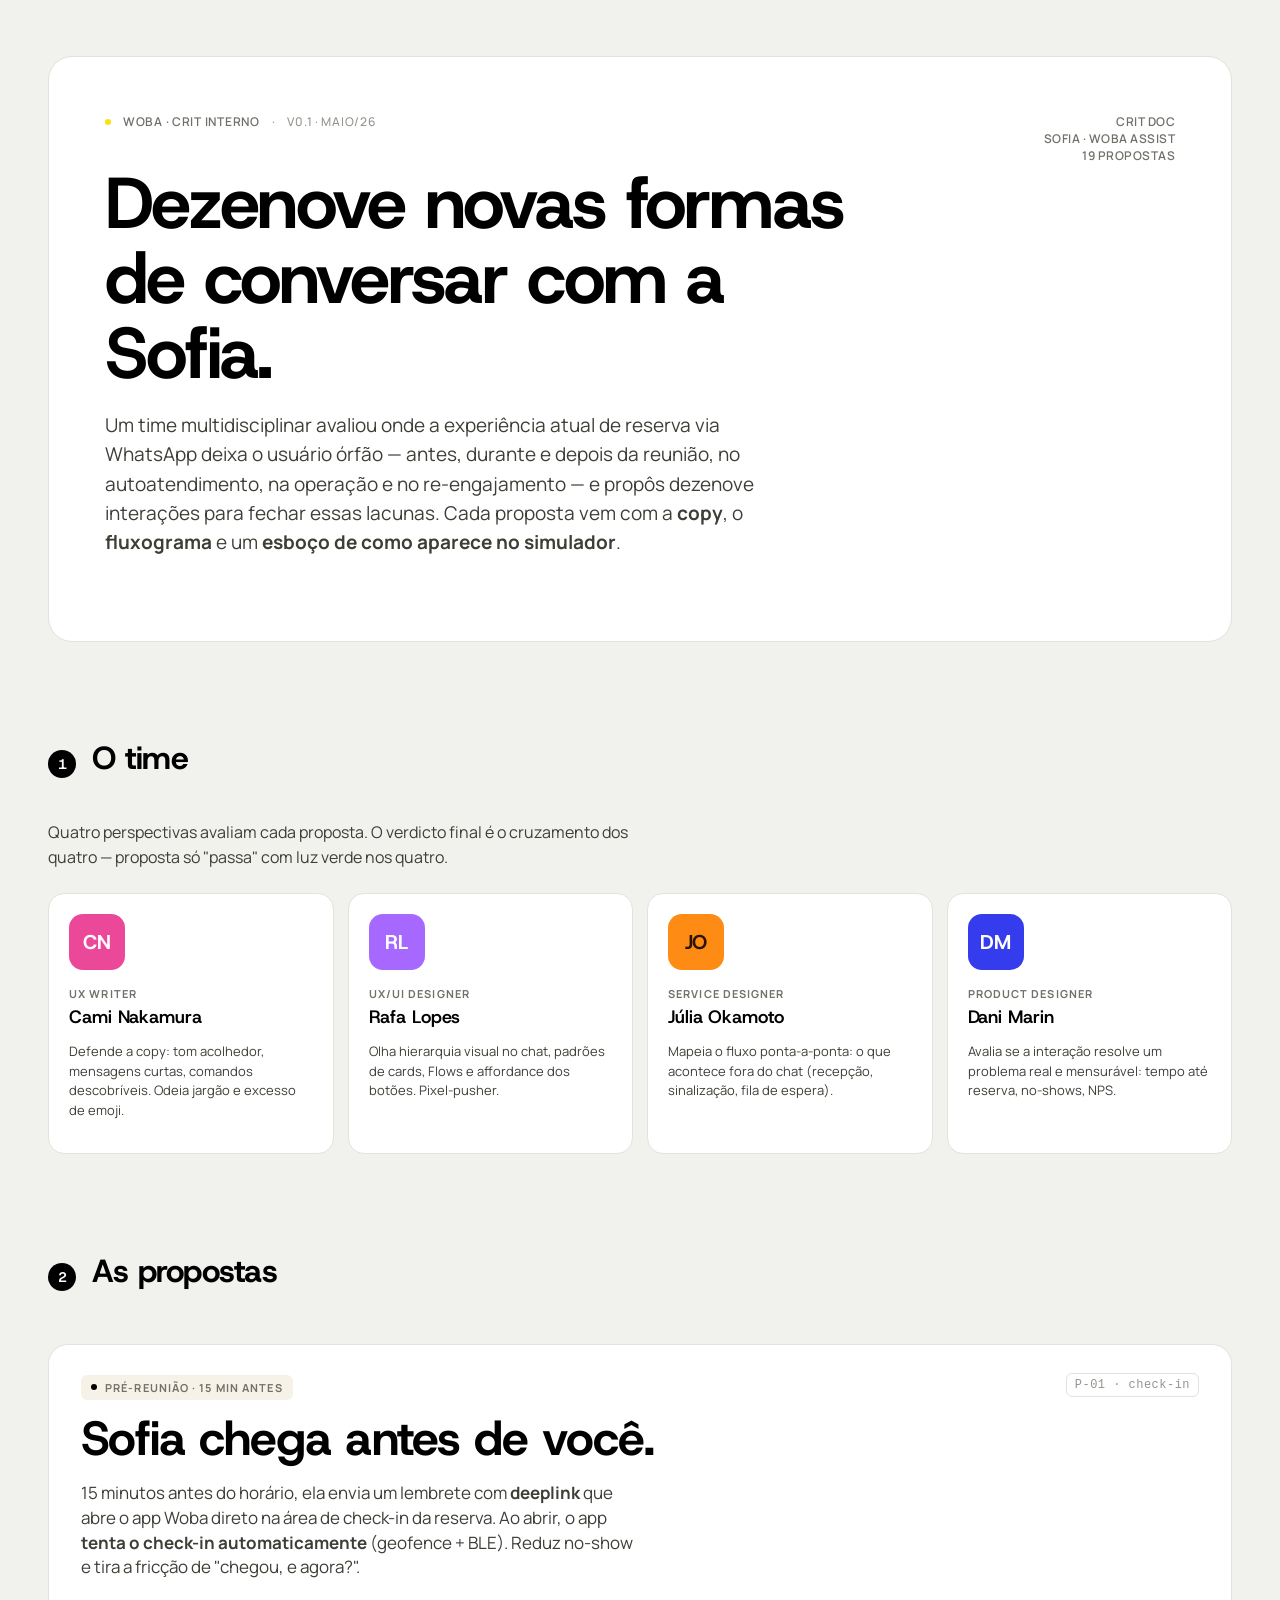
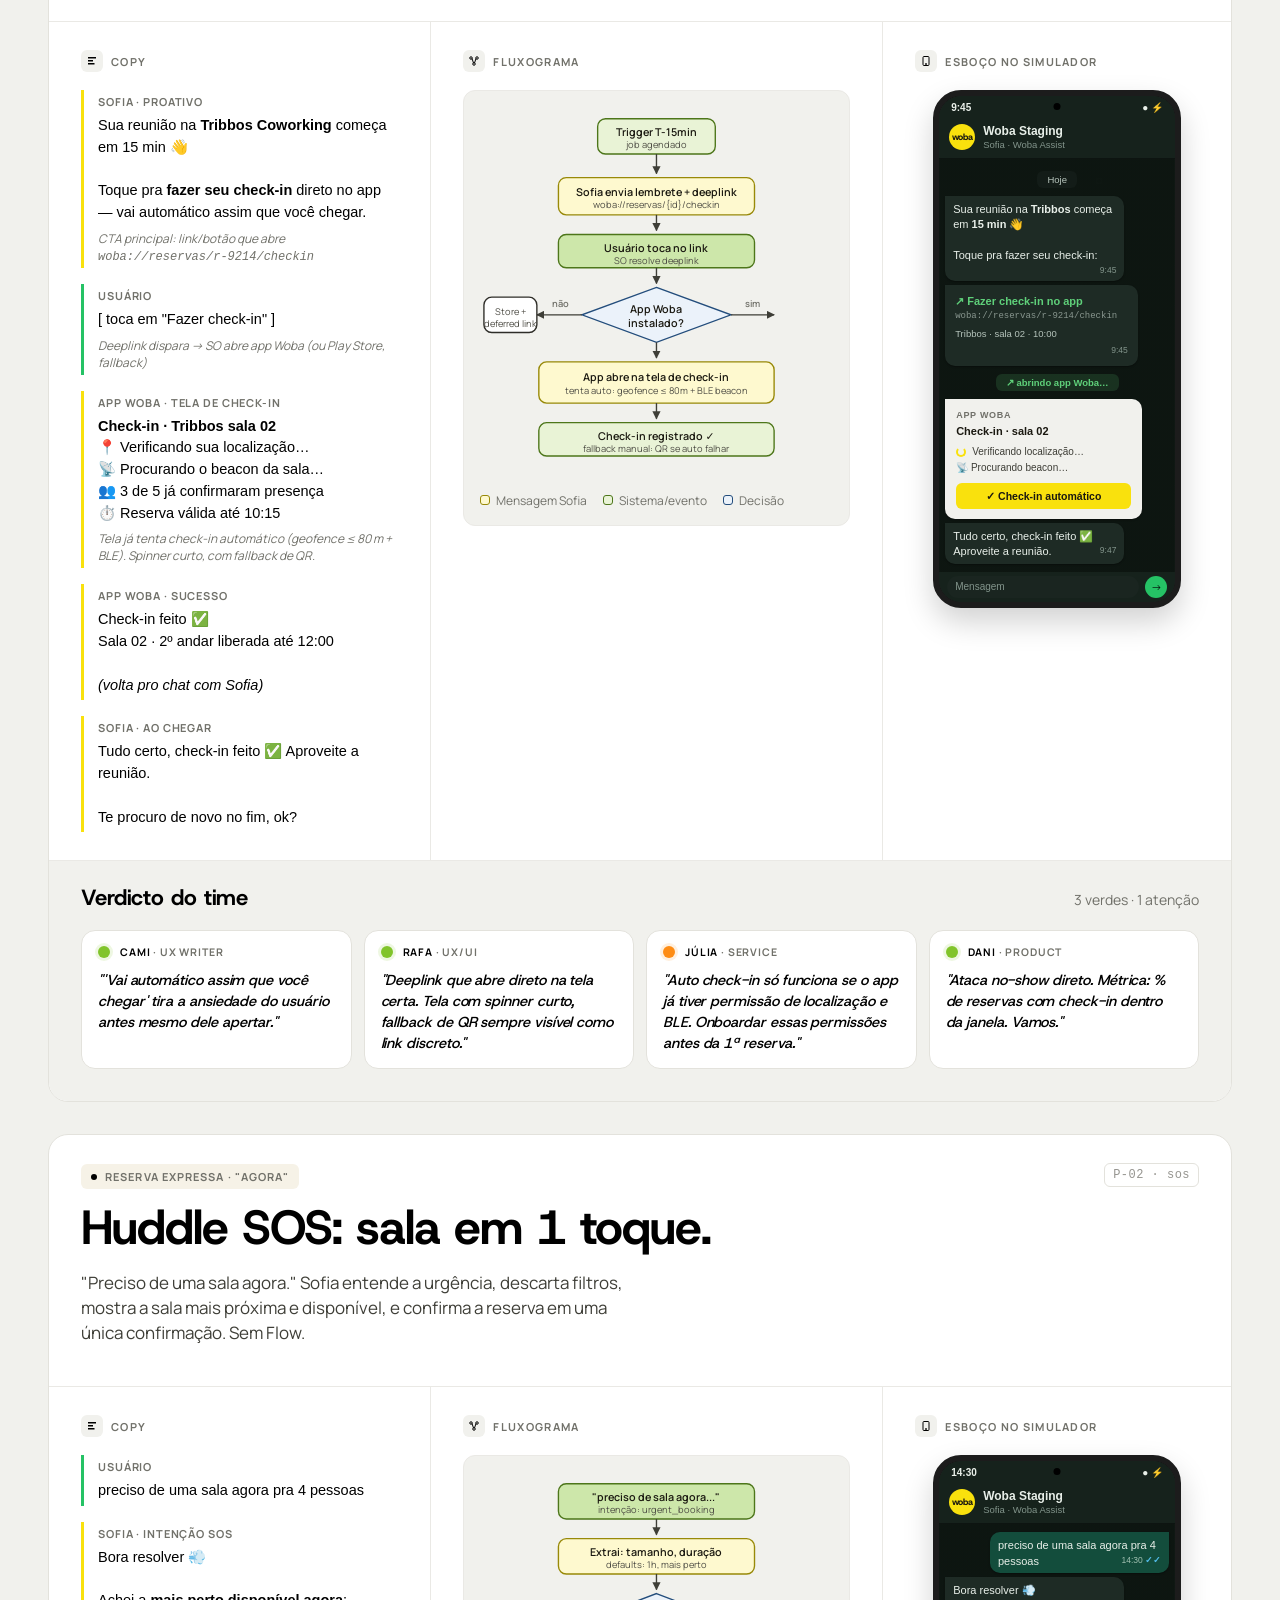
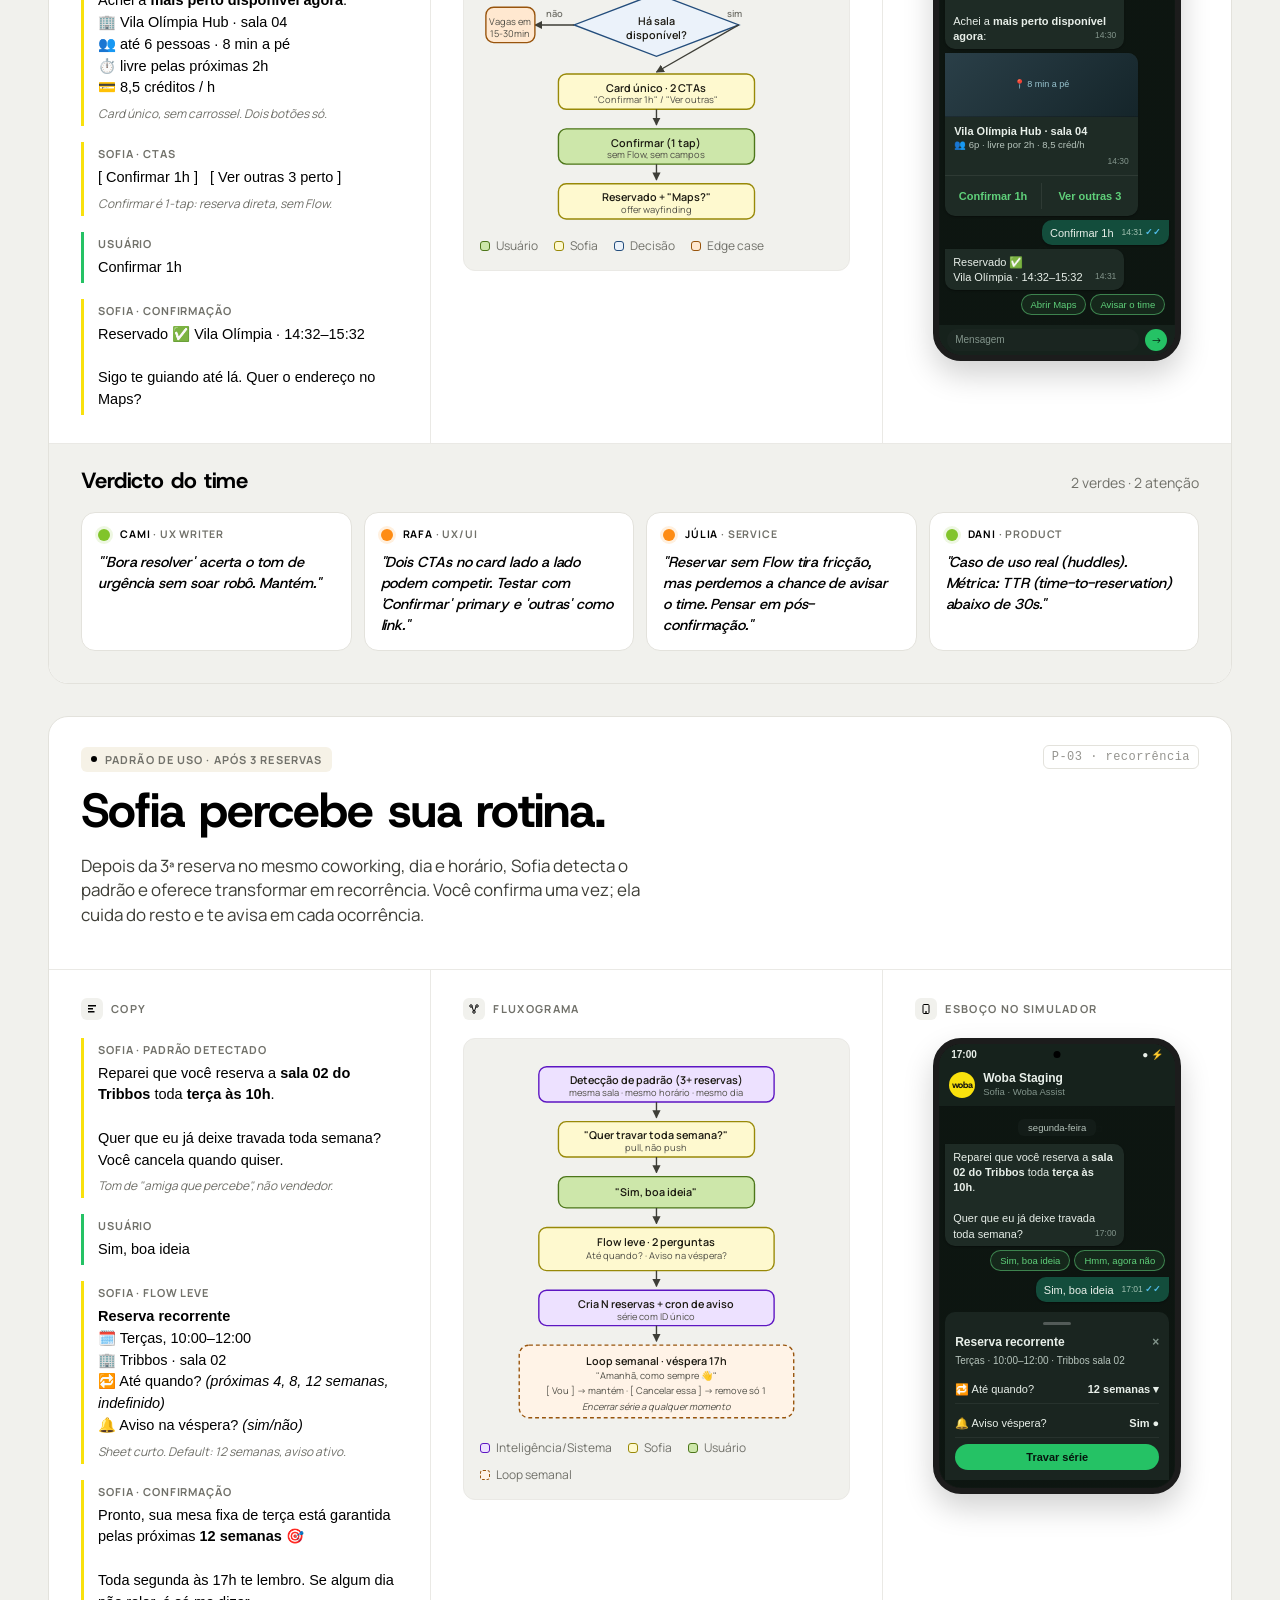
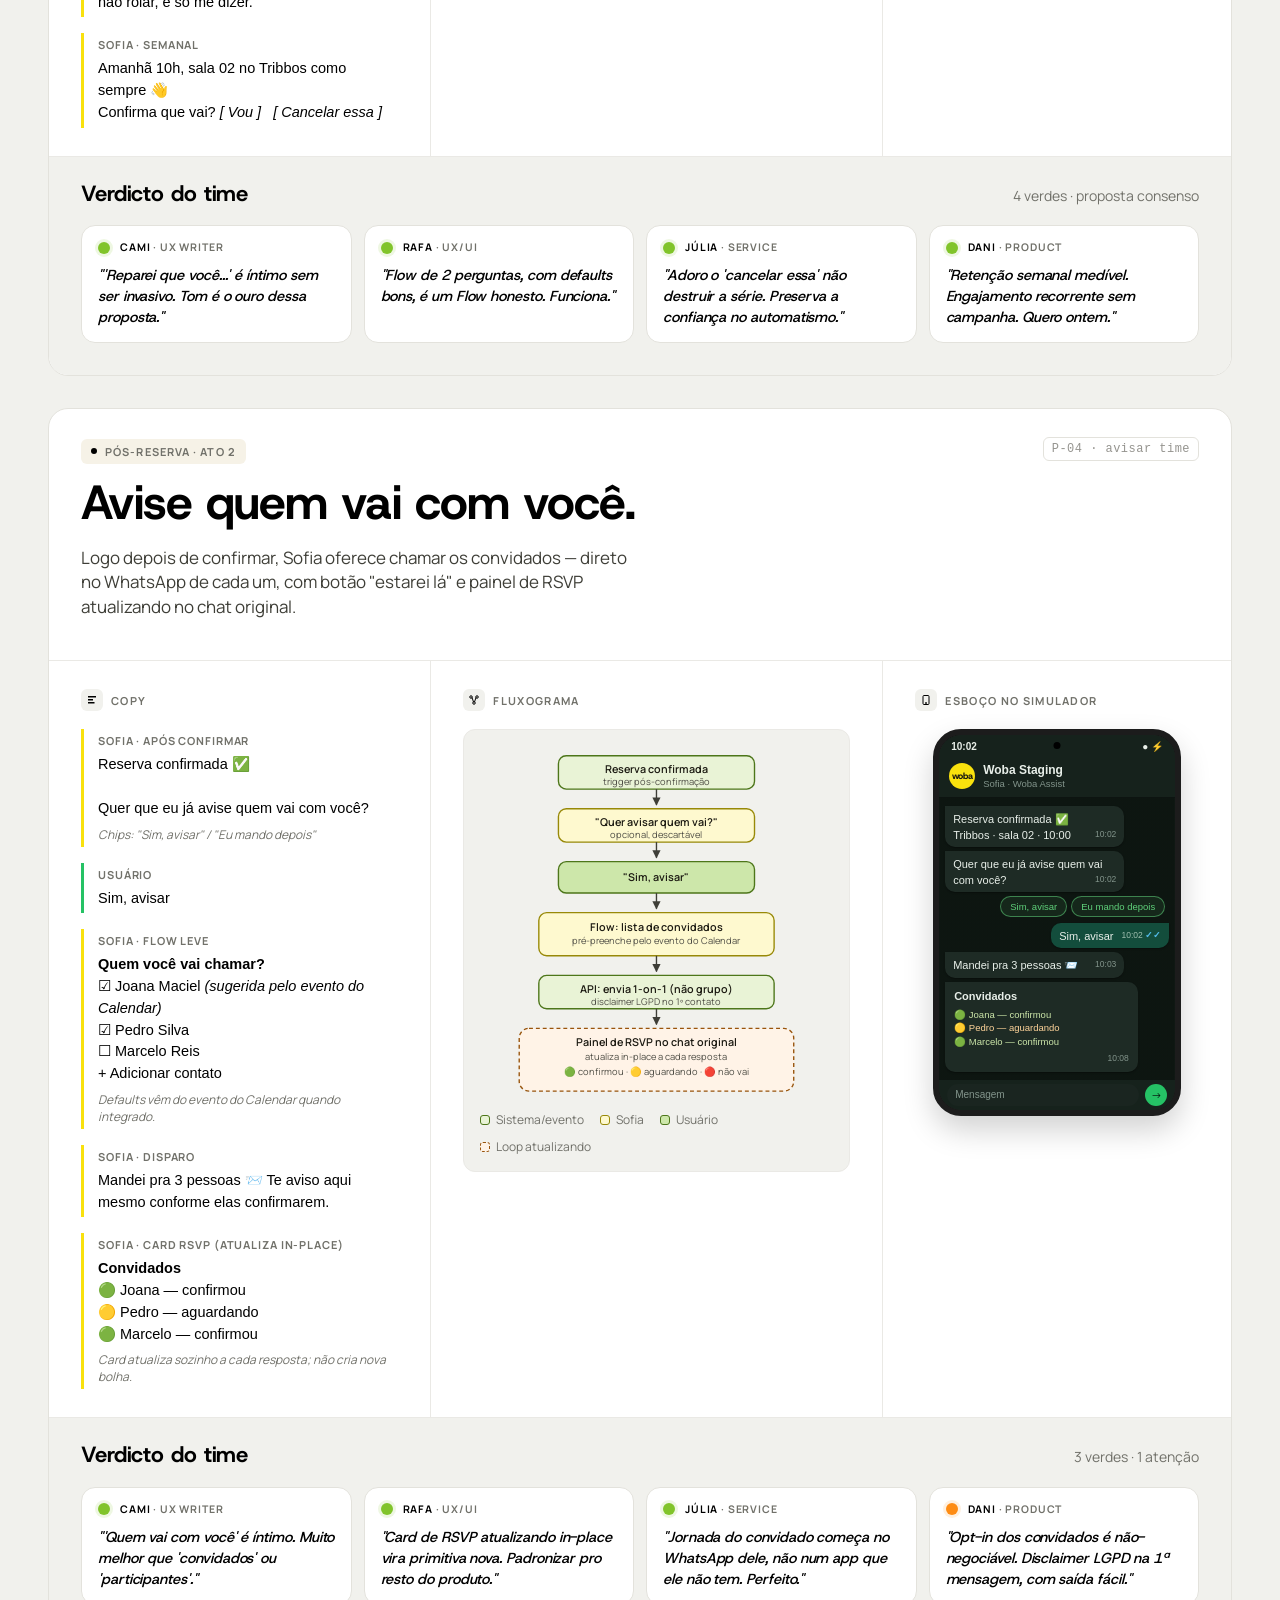
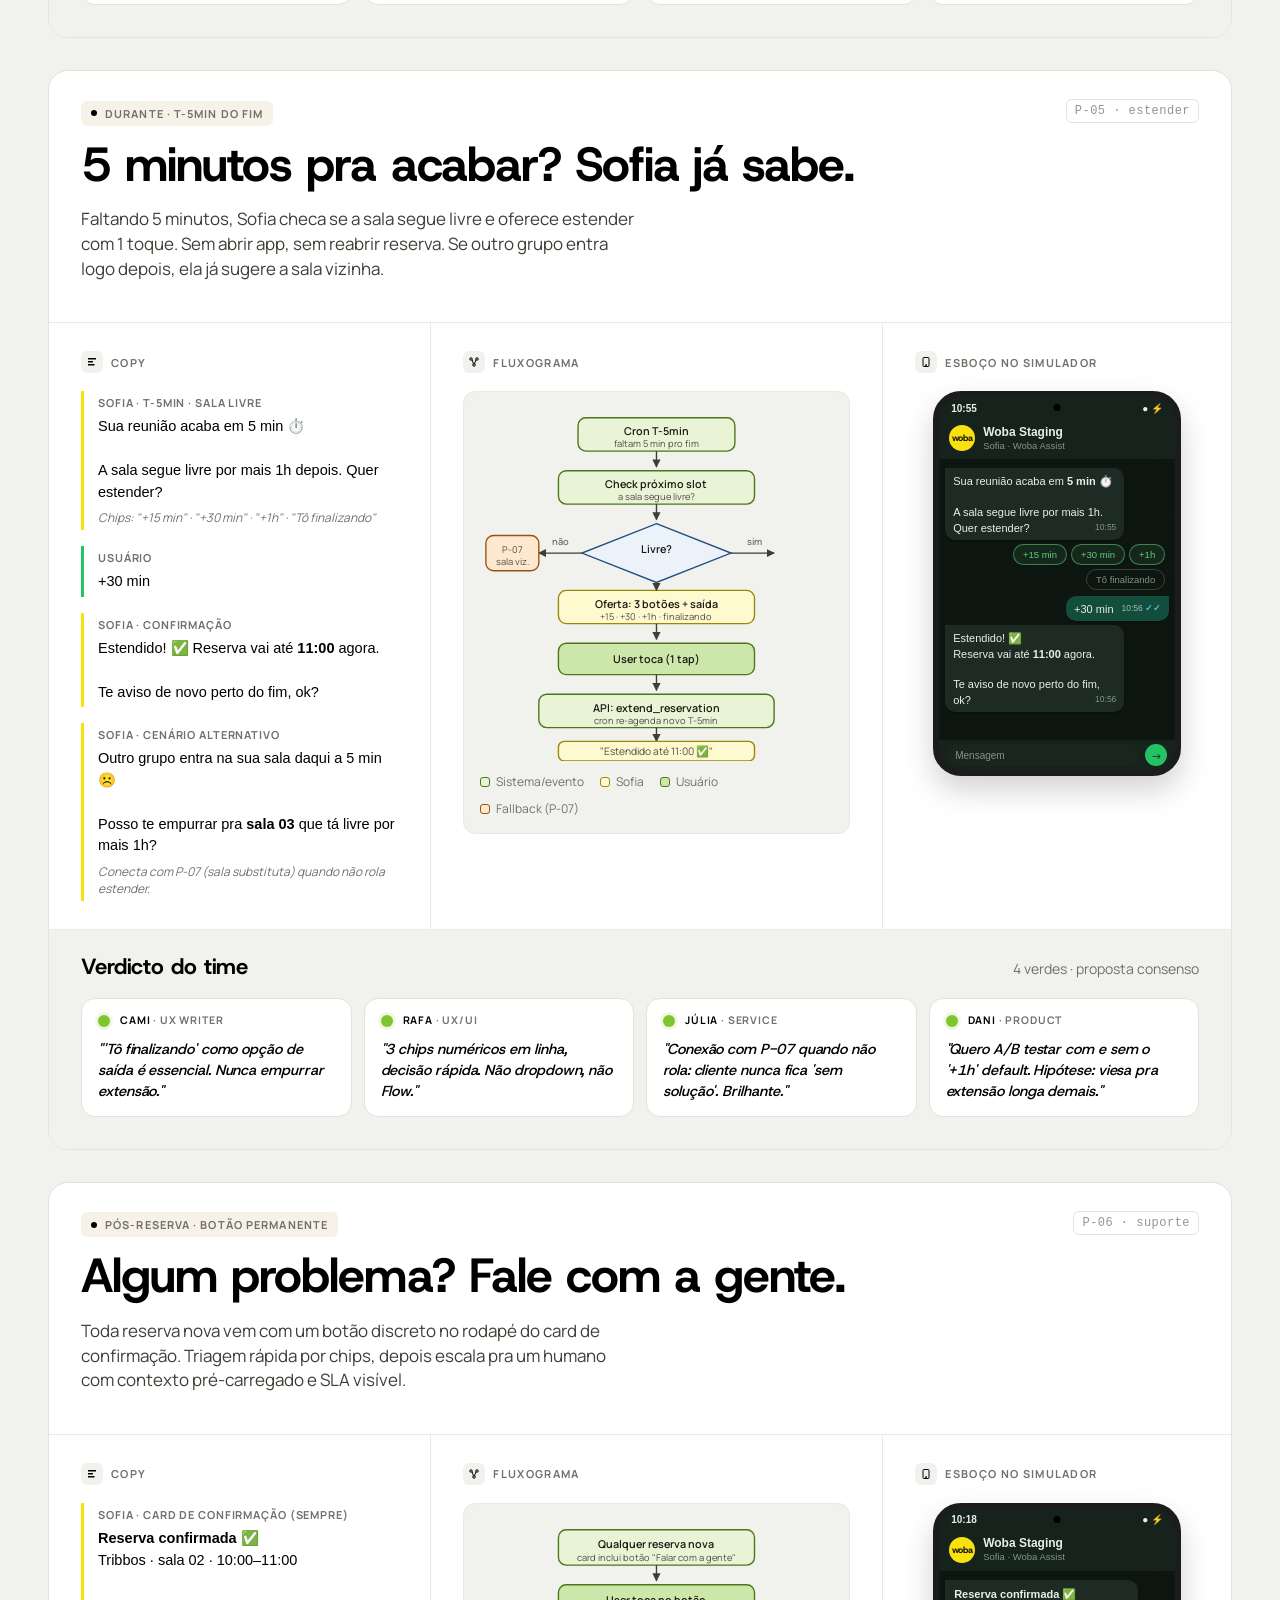
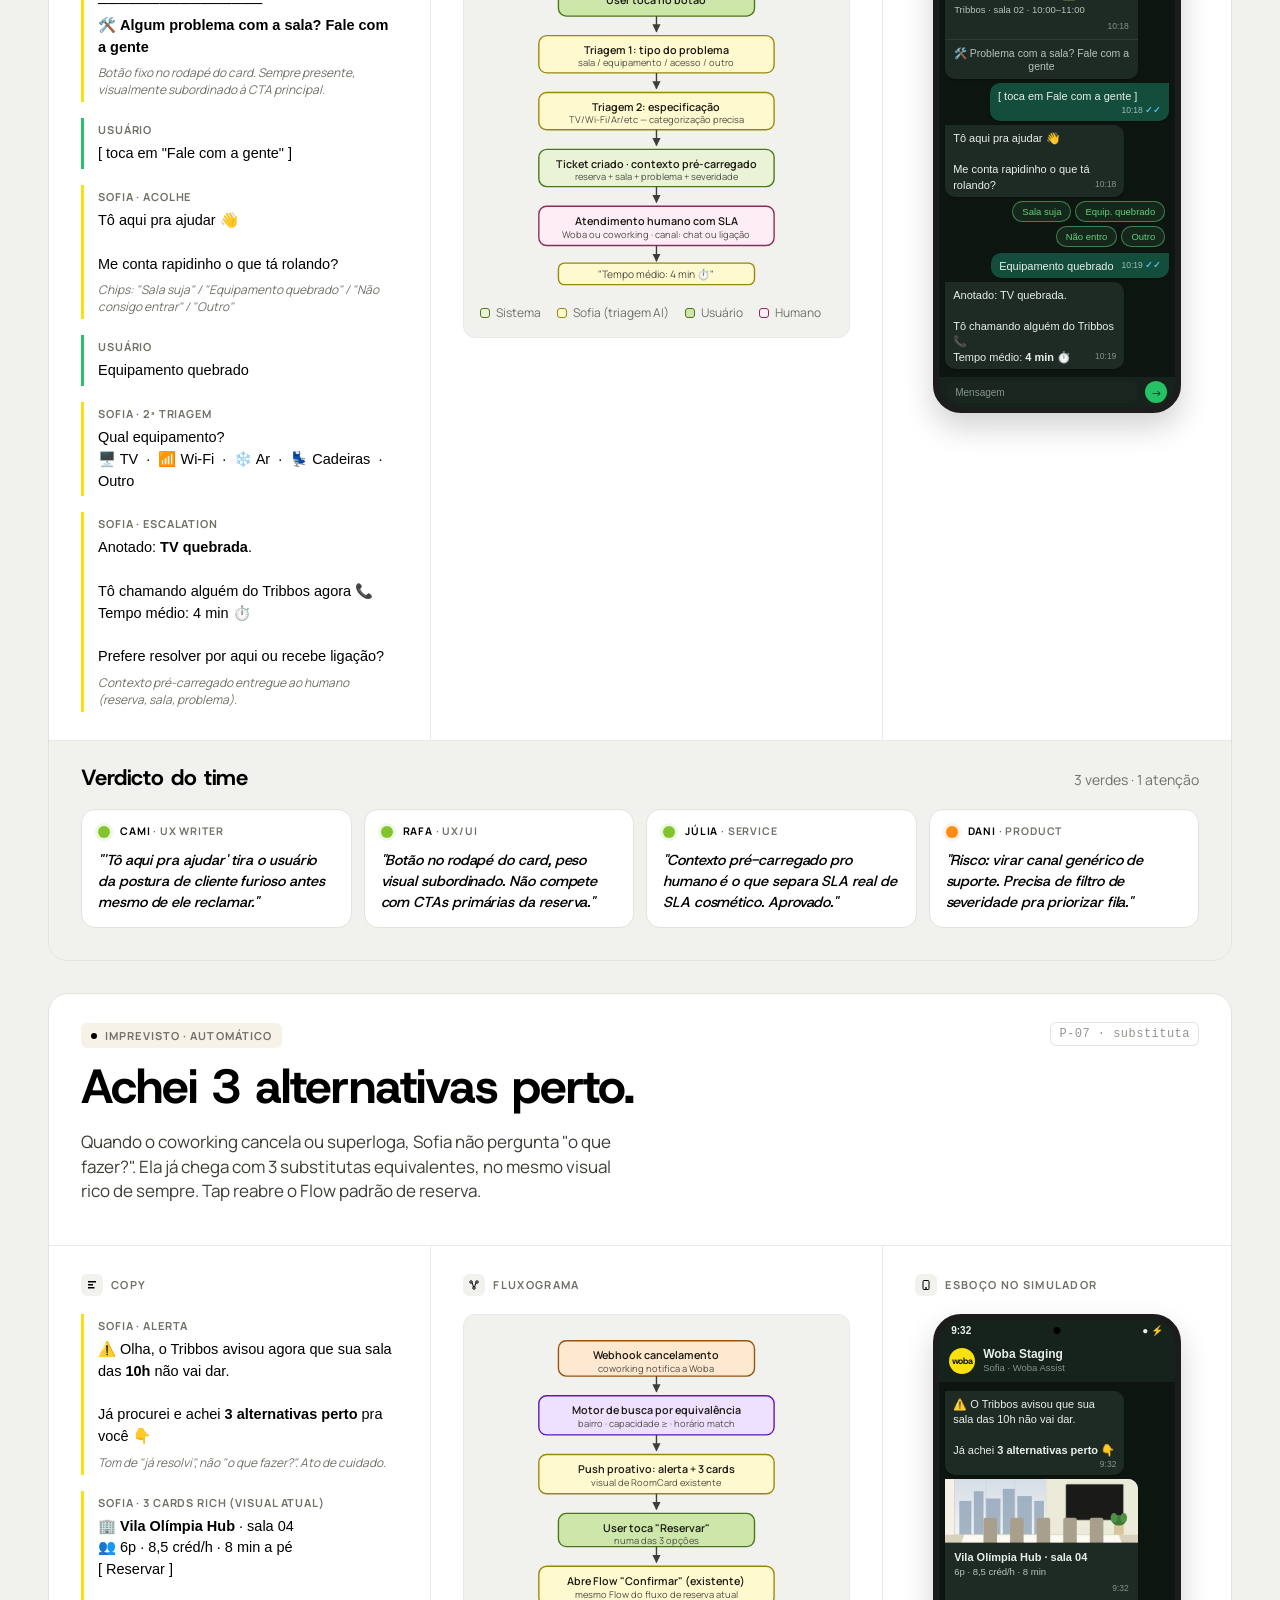
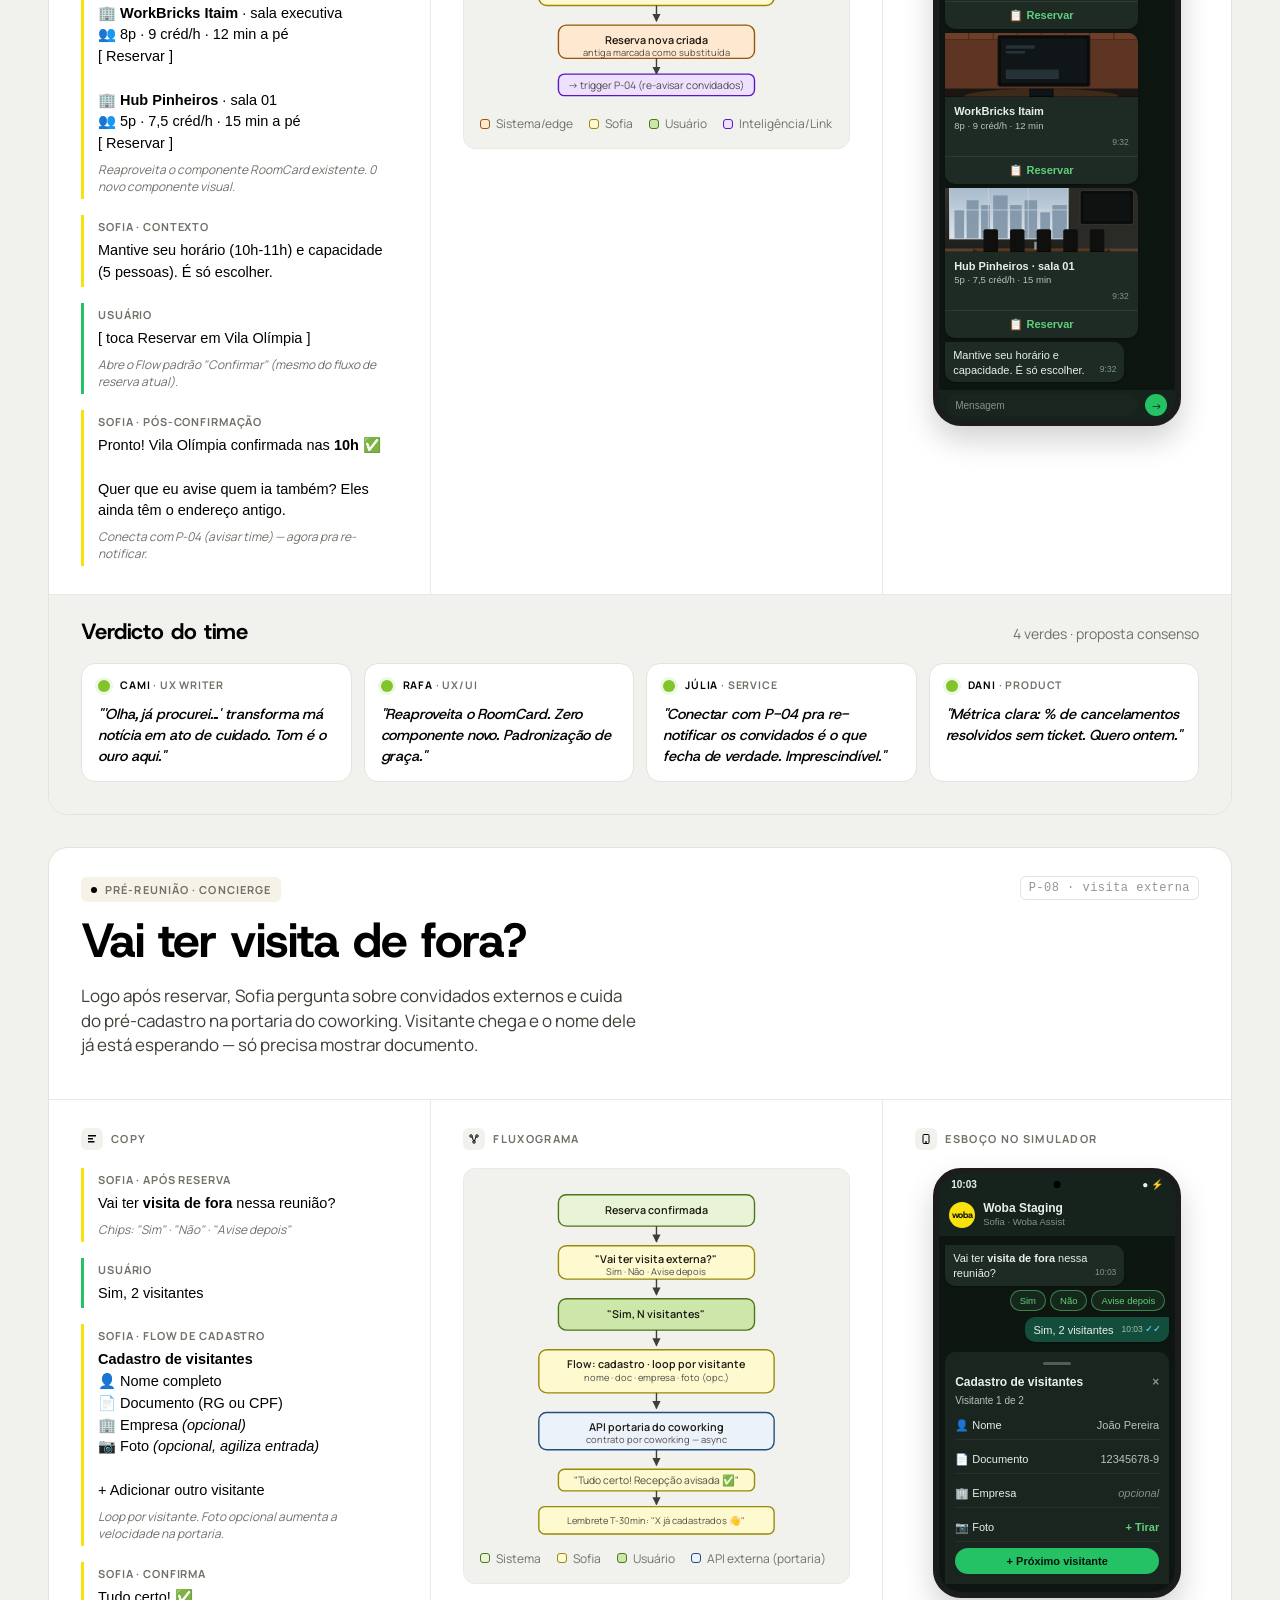
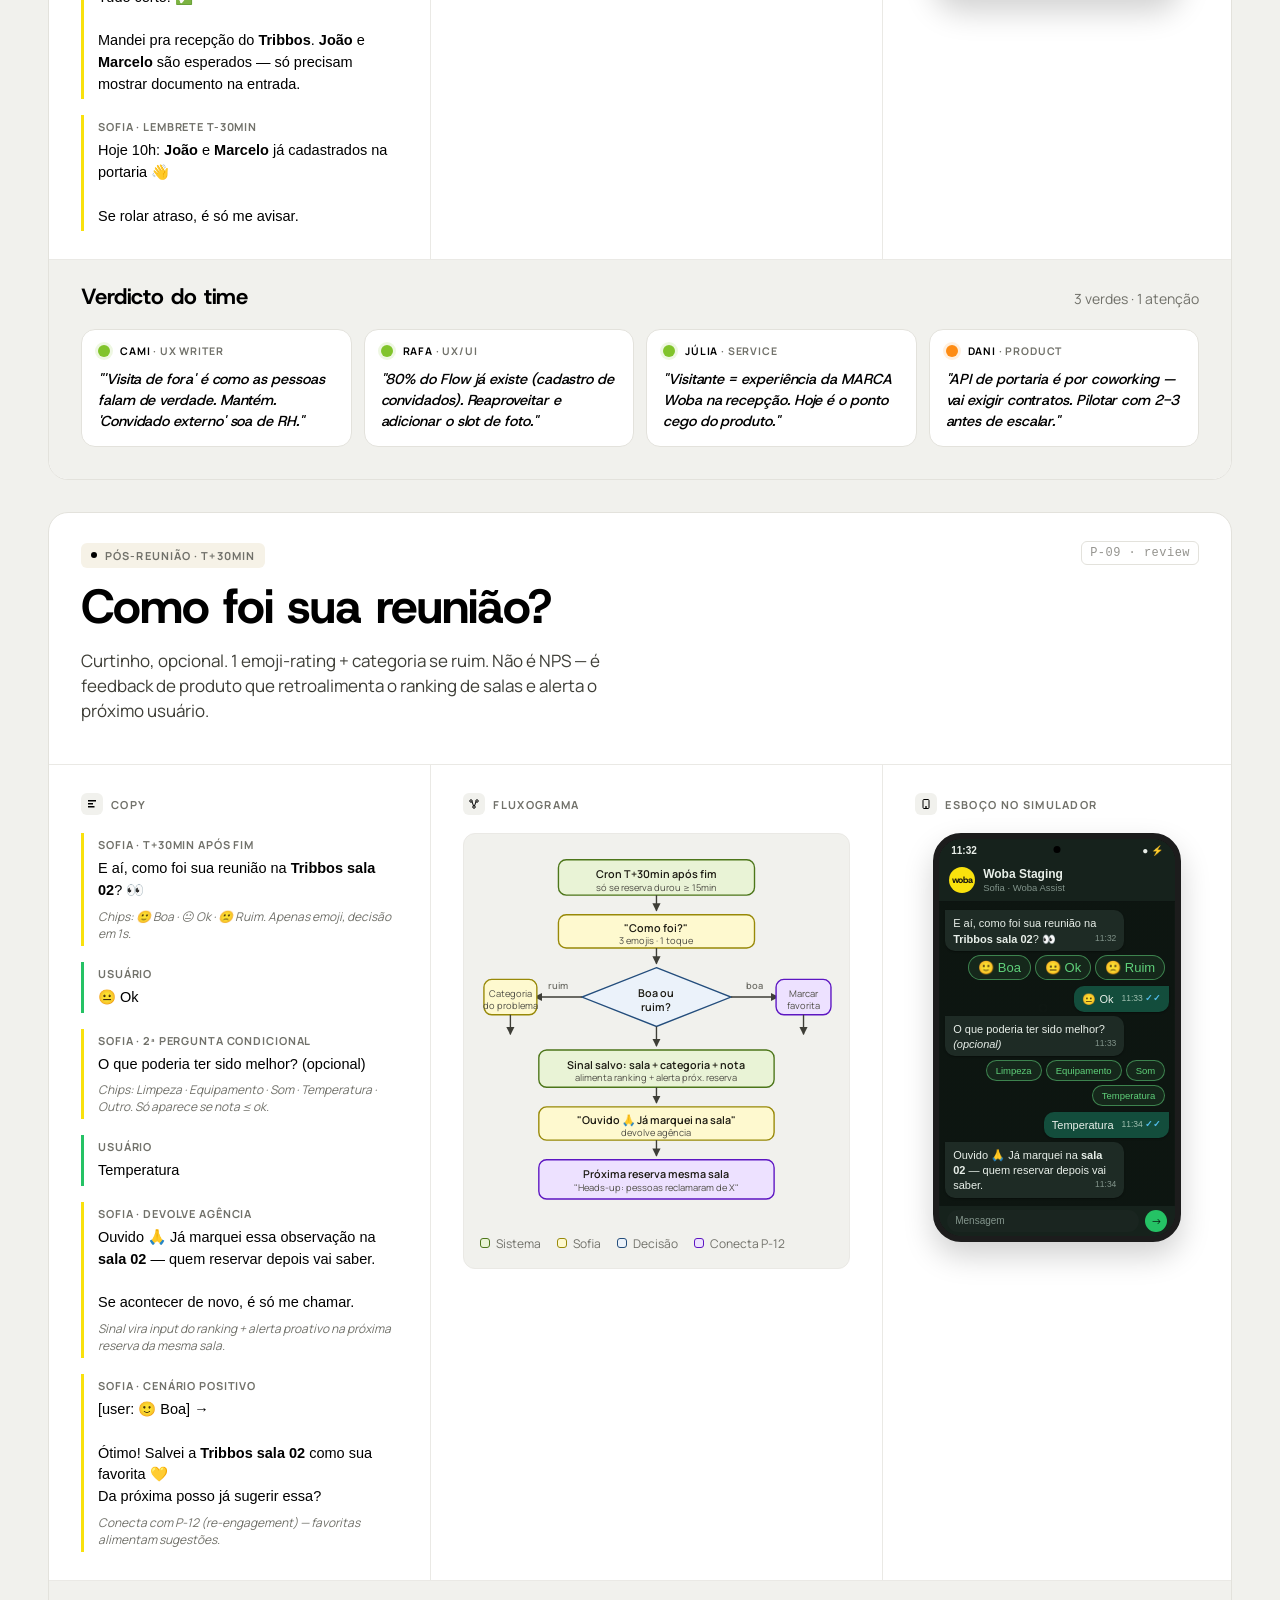
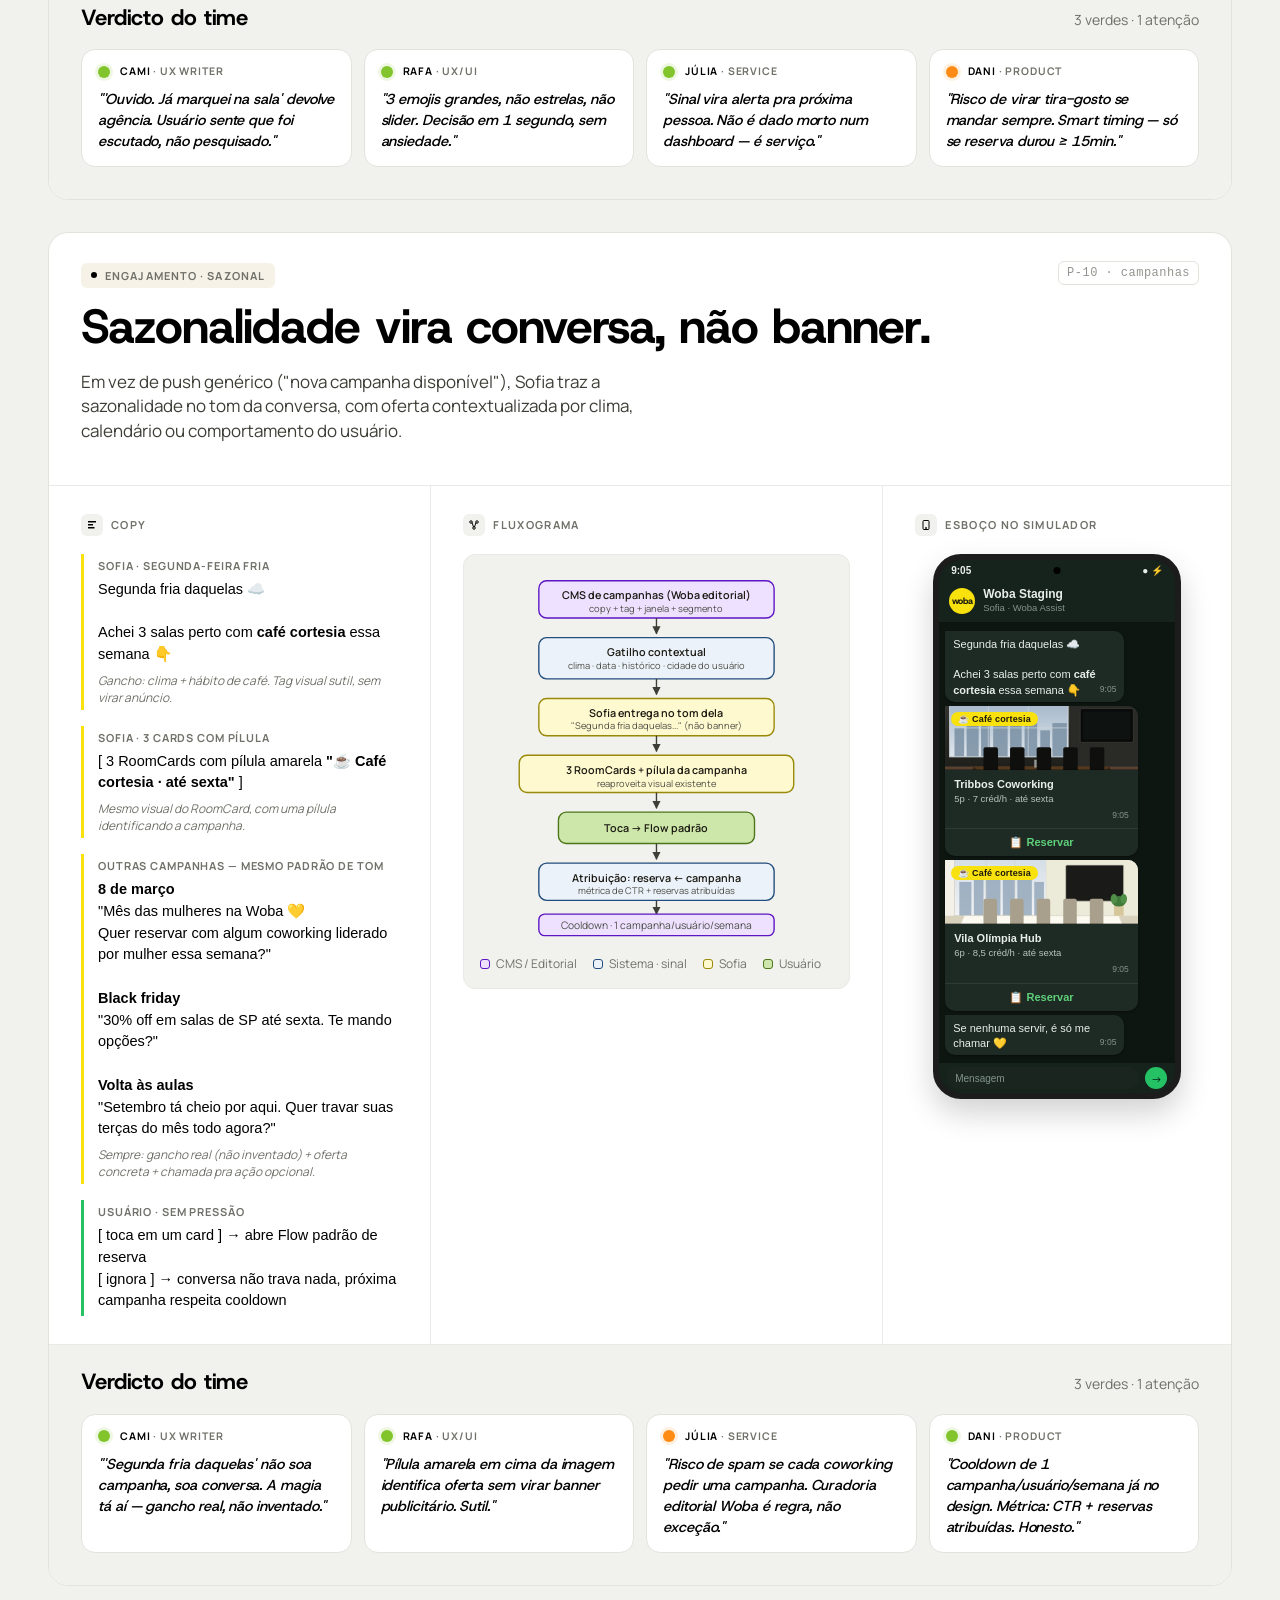
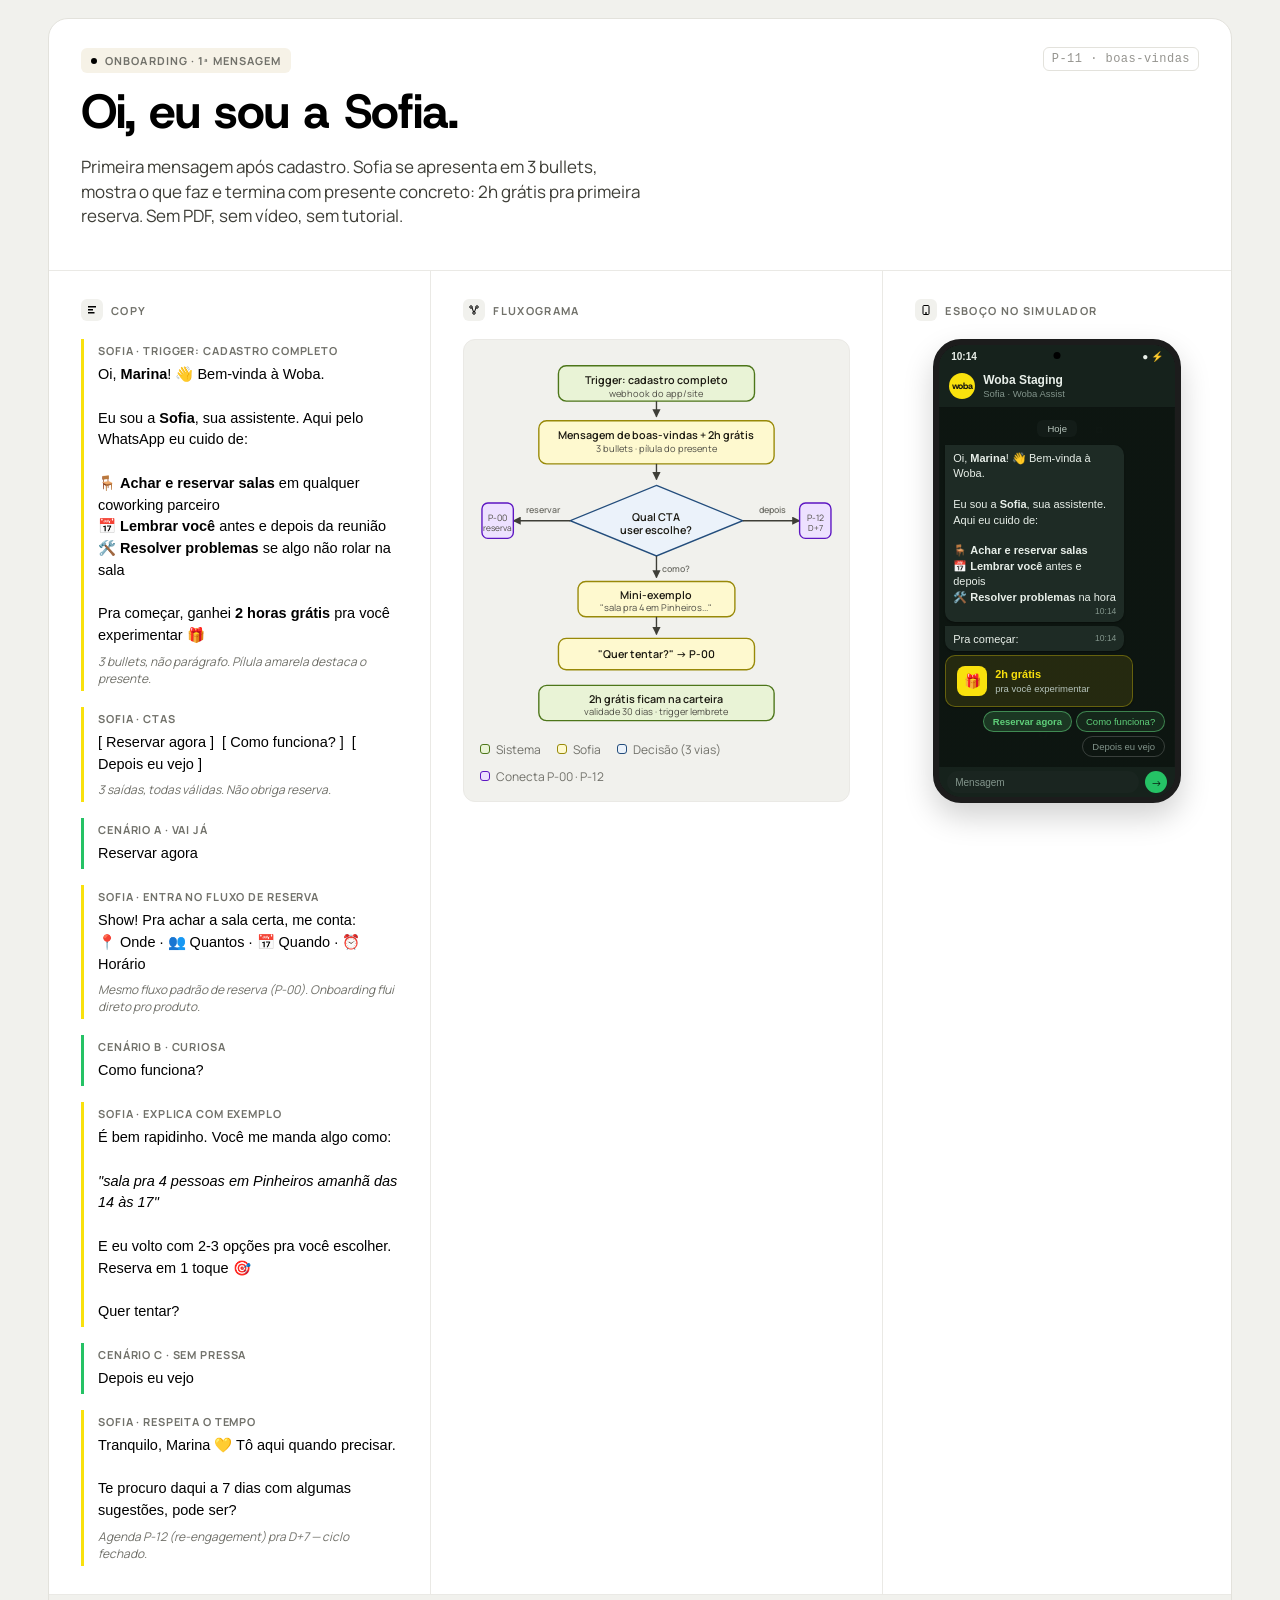
<file: Propostas.html>
<!DOCTYPE html>
<html lang="pt-BR">
<head>
  <meta charset="UTF-8"/>
  <meta name="viewport" content="width=device-width, initial-scale=1"/>
  <title>Crit do time — novas interações Sofia</title>
  <link rel="stylesheet" href="styles/propostas.css"/>
</head>
<body>
  <main class="page">

    <!-- ════════════════════════════ COVER ════════════════════════════ -->
    <section class="cover">
      <div class="cover-meta">
        <span class="dot"></span><span>Woba · Crit interno</span>
        <span style="color:var(--ink-4);font-weight:500">·</span>
        <span style="color:var(--ink-4);font-weight:500">v0.1 · maio/26</span>
      </div>
      <h1 class="h-mega">Dezenove novas formas<br/>de conversar com a Sofia.</h1>
      <p class="lede">
        Um time multidisciplinar avaliou onde a experiência atual de reserva via WhatsApp deixa o usuário órfão
        — antes, durante e depois da reunião, no autoatendimento, na operação e no re-engajamento — e propôs
        dezenove interações para fechar essas lacunas. Cada proposta vem com a <b>copy</b>, o <b>fluxograma</b> e
        um <b>esboço de como aparece no simulador</b>.
      </p>
      <div class="cover-side">
        Crit doc<br/>
        Sofia · Woba Assist<br/>
        19 propostas
      </div>
    </section>

    <!-- ════════════════════════════ TIME ════════════════════════════ -->
    <section class="section">
      <div class="section-head">
        <span class="num">1</span>
        <h2 class="h-2">O time</h2>
      </div>
      <p class="body" style="max-width:60ch;margin-top:-12px;margin-bottom:24px">
        Quatro perspectivas avaliam cada proposta. O verdicto final é o cruzamento dos quatro — proposta só "passa"
        com luz verde nos quatro.
      </p>

      <div class="team-grid">
        <div class="persona" data-role="writer">
          <div class="avatar">CN</div>
          <div class="role">UX Writer</div>
          <h3 class="name">Cami Nakamura</h3>
          <p class="focus">Defende a copy: tom acolhedor, mensagens curtas, comandos descobríveis. Odeia jargão e excesso de emoji.</p>
        </div>
        <div class="persona" data-role="ui">
          <div class="avatar">RL</div>
          <div class="role">UX/UI Designer</div>
          <h3 class="name">Rafa Lopes</h3>
          <p class="focus">Olha hierarquia visual no chat, padrões de cards, Flows e affordance dos botões. Pixel-pusher.</p>
        </div>
        <div class="persona" data-role="service">
          <div class="avatar">JO</div>
          <div class="role">Service Designer</div>
          <h3 class="name">Júlia Okamoto</h3>
          <p class="focus">Mapeia o fluxo ponta-a-ponta: o que acontece fora do chat (recepção, sinalização, fila de espera).</p>
        </div>
        <div class="persona" data-role="product">
          <div class="avatar">DM</div>
          <div class="role">Product Designer</div>
          <h3 class="name">Dani Marin</h3>
          <p class="focus">Avalia se a interação resolve um problema real e mensurável: tempo até reserva, no-shows, NPS.</p>
        </div>
      </div>
    </section>

    <!-- ════════════════════════════ PROPOSTAS ════════════════════════════ -->
    <section class="section">
      <div class="section-head">
        <span class="num">2</span>
        <h2 class="h-2">As propostas</h2>
      </div>

      <!-- ─────────── PROPOSTA 01 — CHECK-IN PROATIVO ─────────── -->
      <article class="proposal">
        <header class="proposal-head">
          <div class="left">
            <span class="stage"><span class="stage-dot"></span>Pré-reunião · 15 min antes</span>
            <h3 class="h-1 title">Sofia chega antes de você.</h3>
            <p class="sub">
              15 minutos antes do horário, ela envia um lembrete com <b>deeplink</b> que abre o app Woba direto
              na área de check-in da reserva. Ao abrir, o app <b>tenta o check-in automaticamente</b> (geofence + BLE).
              Reduz no-show e tira a fricção de "chegou, e agora?".
            </p>
          </div>
          <span class="id">P-01 · check-in</span>
        </header>

        <div class="blocks">

          <!-- COPY -->
          <div class="block">
            <div class="block-eyebrow">
              <span class="ico">
                <svg width="12" height="12" viewBox="0 0 24 24" fill="currentColor"><path d="M4 4h16v3H4zM4 10h10v3H4zM4 16h13v3H4z"/></svg>
              </span>
              Copy
            </div>
            <div class="copy-list">
              <div class="copy-item" data-who="bot">
                <div class="who">Sofia · proativo</div>
                <div class="txt">Sua reunião na <b>Tribbos Coworking</b> começa em 15 min 👋

Toque pra <b>fazer seu check-in</b> direto no app — vai automático assim que você chegar.</div>
                <div class="note">CTA principal: link/botão que abre <code>woba://reservas/r-9214/checkin</code></div>
              </div>
              <div class="copy-item" data-who="user">
                <div class="who">Usuário</div>
                <div class="txt">[ toca em "Fazer check-in" ]</div>
                <div class="note">Deeplink dispara → SO abre app Woba (ou Play Store, fallback)</div>
              </div>
              <div class="copy-item" data-who="bot">
                <div class="who">App Woba · tela de check-in</div>
                <div class="txt"><b>Check-in · Tribbos sala 02</b>
📍 Verificando sua localização…
📡 Procurando o beacon da sala…
👥 3 de 5 já confirmaram presença
⏱️ Reserva válida até 10:15</div>
                <div class="note">Tela já tenta check-in automático (geofence ≤ 80 m + BLE). Spinner curto, com fallback de QR.</div>
              </div>
              <div class="copy-item" data-who="bot">
                <div class="who">App Woba · sucesso</div>
                <div class="txt">Check-in feito ✅
Sala 02 · 2º andar liberada até 12:00

<i>(volta pro chat com Sofia)</i></div>
              </div>
              <div class="copy-item" data-who="bot">
                <div class="who">Sofia · ao chegar</div>
                <div class="txt">Tudo certo, check-in feito ✅ Aproveite a reunião.

Te procuro de novo no fim, ok?</div>
              </div>
            </div>
          </div>

          <!-- FLOW -->
          <div class="block">
            <div class="block-eyebrow">
              <span class="ico">
                <svg width="12" height="12" viewBox="0 0 24 24" fill="none" stroke="currentColor" stroke-width="2"><circle cx="6" cy="6" r="2.5"/><circle cx="18" cy="6" r="2.5"/><circle cx="12" cy="18" r="2.5"/><path d="M8 7l3 9M16 7l-3 9"/></svg>
              </span>
              Fluxograma
            </div>
            <div class="flow-wrap">
              <svg viewBox="0 0 360 380" xmlns="http://www.w3.org/2000/svg" aria-label="Fluxo check-in proativo">
                <defs>
                  <marker id="ar1" viewBox="0 0 10 10" refX="9" refY="5" markerWidth="6" markerHeight="6" orient="auto">
                    <path d="M0 0L10 5L0 10z" fill="#3e3e37"/>
                  </marker>
                  <style>
                    .nd { fill: #fff; stroke: #2f2e29; stroke-width: 1.4; }
                    .nd-bot { fill: #fef9cf; stroke: #988908; }
                    .nd-sys { fill: #e9f3d6; stroke: #4d761a; }
                    .nd-dec { fill: #ebf2fa; stroke: #234d7c; }
                    .tx { font-family: 'Manrope', system-ui; font-size: 11px; fill: #1a1810; font-weight: 600; }
                    .tx-sm { font-family: 'Manrope', system-ui; font-size: 9.5px; fill: #4e4d45; }
                    .ln { stroke: #3e3e37; stroke-width: 1.4; fill: none; }
                    .lbl { font-family: 'Manrope', system-ui; font-size: 9.5px; fill: #71716a; font-weight: 600; }
                  </style>
                </defs>

                <!-- trigger -->
                <rect class="nd nd-sys" x="120" y="12" width="120" height="36" rx="8"/>
                <text class="tx" x="180" y="30" text-anchor="middle">Trigger T-15min</text>
                <text class="tx-sm" x="180" y="42" text-anchor="middle">job agendado</text>

                <line class="ln" x1="180" y1="48" x2="180" y2="68" marker-end="url(#ar1)"/>

                <!-- bot push -->
                <rect class="nd nd-bot" x="80" y="72" width="200" height="38" rx="8"/>
                <text class="tx" x="180" y="91" text-anchor="middle">Sofia envia lembrete + deeplink</text>
                <text class="tx-sm" x="180" y="103" text-anchor="middle">woba://reservas/{id}/checkin</text>

                <line class="ln" x1="180" y1="110" x2="180" y2="126" marker-end="url(#ar1)"/>

                <!-- user taps deeplink -->
                <rect class="nd" x="80" y="130" width="200" height="34" rx="8" style="fill:#cde7aa;stroke:#4d761a"/>
                <text class="tx" x="180" y="148" text-anchor="middle">Usuário toca no link</text>
                <text class="tx-sm" x="180" y="160" text-anchor="middle">SO resolve deeplink</text>

                <line class="ln" x1="180" y1="164" x2="180" y2="180" marker-end="url(#ar1)"/>

                <!-- decision: app installed? -->
                <polygon class="nd nd-dec" points="180,184 256,212 180,240 104,212"/>
                <text class="tx" x="180" y="210" text-anchor="middle">App Woba</text>
                <text class="tx" x="180" y="224" text-anchor="middle">instalado?</text>

                <line class="ln" x1="104" y1="212" x2="58" y2="212" marker-end="url(#ar1)"/>
                <text class="lbl" x="82" y="204" text-anchor="middle">não</text>
                <rect class="nd" x="4" y="194" width="54" height="36" rx="8"/>
                <text class="tx-sm" x="31" y="212" text-anchor="middle">Store +</text>
                <text class="tx-sm" x="31" y="224" text-anchor="middle">deferred link</text>

                <line class="ln" x1="256" y1="212" x2="300" y2="212" marker-end="url(#ar1)"/>
                <text class="lbl" x="278" y="204" text-anchor="middle">sim</text>

                <!-- app screen -->
                <line class="ln" x1="180" y1="240" x2="180" y2="256" marker-end="url(#ar1)"/>
                <rect class="nd nd-bot" x="60" y="260" width="240" height="42" rx="8"/>
                <text class="tx" x="180" y="279" text-anchor="middle">App abre na tela de check-in</text>
                <text class="tx-sm" x="180" y="293" text-anchor="middle">tenta auto: geofence ≤ 80m + BLE beacon</text>

                <line class="ln" x1="180" y1="302" x2="180" y2="318" marker-end="url(#ar1)"/>

                <!-- success or fallback -->
                <rect class="nd nd-sys" x="60" y="322" width="240" height="34" rx="8"/>
                <text class="tx" x="180" y="340" text-anchor="middle">Check-in registrado ✓</text>
                <text class="tx-sm" x="180" y="352" text-anchor="middle">fallback manual: QR se auto falhar</text>
              </svg>
              <div class="flow-legend">
                <span class="key"><span class="swatch" style="background:#fef9cf;border:1px solid #988908"></span>Mensagem Sofia</span>
                <span class="key"><span class="swatch" style="background:#e9f3d6;border:1px solid #4d761a"></span>Sistema/evento</span>
                <span class="key"><span class="swatch" style="background:#ebf2fa;border:1px solid #234d7c"></span>Decisão</span>
              </div>
            </div>
          </div>

          <!-- SKETCH -->
          <div class="block">
            <div class="block-eyebrow">
              <span class="ico">
                <svg width="12" height="12" viewBox="0 0 24 24" fill="none" stroke="currentColor" stroke-width="2"><rect x="6" y="3" width="12" height="18" rx="2"/><circle cx="12" cy="18" r="1" fill="currentColor"/></svg>
              </span>
              Esboço no simulador
            </div>
            <div class="sketch">
              <div class="mini-phone">
                <div class="mini-status"><span>9:45</span><span>● ⚡</span></div>
                <div class="mini-header">
                  <div class="av">woba</div>
                  <div>
                    <div class="nm">Woba Staging</div>
                    <div class="sub">Sofia · Woba Assist</div>
                  </div>
                </div>
                <div class="mini-stream">
                  <div class="mini-divider">Hoje</div>
                  <div class="mini-bub">Sua reunião na <b>Tribbos</b> começa em <b>15 min</b> 👋

Toque pra fazer seu check-in:<span class="t">9:45</span></div>
                  <div class="mini-card">
                    <div class="body" style="padding:9px 10px">
                      <div class="b1" style="color:var(--chat-link)">↗ Fazer check-in no app</div>
                      <div class="b2" style="margin-top:2px;font-family:ui-monospace,Menlo,monospace;font-size:9px;opacity:0.7">woba://reservas/r-9214/checkin</div>
                      <div class="b2" style="margin-top:6px">Tribbos · sala 02 · 10:00</div>
                      <div class="t">9:45</div>
                    </div>
                  </div>
                  <div class="mini-divider" style="background:rgba(95,208,122,0.15);color:var(--chat-link);font-weight:600">↗ abrindo app Woba…</div>
                  <div class="mini-card" style="background:#f1f1ed;color:#1a1810;max-width:88%">
                    <div class="body" style="color:#1a1810;padding:10px 11px">
                      <div style="font-size:9px;font-weight:700;letter-spacing:0.08em;color:#71716a;text-transform:uppercase">App Woba</div>
                      <div class="b1" style="color:#1a1810;margin-top:3px">Check-in · sala 02</div>
                      <div style="display:flex;align-items:center;gap:6px;margin-top:6px;font-size:10px;color:#3e3e37">
                        <span style="display:inline-block;width:10px;height:10px;border-radius:50%;border:2px solid #f9e10d;border-top-color:transparent;animation:spin 1s linear infinite"></span>
                        Verificando localização…
                      </div>
                      <div style="font-size:10px;color:#3e3e37;margin-top:3px">📡 Procurando beacon…</div>
                      <div style="margin-top:8px;background:#f9e10d;color:#1a1810;text-align:center;padding:6px 0;border-radius:6px;font-weight:700;font-size:10.5px">✓ Check-in automático</div>
                    </div>
                  </div>
                  <div class="mini-bub">Tudo certo, check-in feito ✅
Aproveite a reunião.<span class="t">9:47</span></div>
                </div>
                <style>@keyframes spin{to{transform:rotate(360deg)}}</style>
                <div class="mini-input">
                  <div class="field">Mensagem</div>
                  <div class="send">→</div>
                </div>
              </div>
            </div>
          </div>
        </div>

        <!-- CRIT -->
        <div class="crit">
          <div class="crit-head">
            <h4 class="h-3">Verdicto do time</h4>
            <span class="muted body-sm">3 verdes · 1 atenção</span>
          </div>
          <div class="crit-grid">
            <div class="crit-card" data-verdict="yes" data-role="writer">
              <div class="hdr"><span class="dot"></span><span class="role"><b>Cami</b> · UX Writer</span></div>
              <p class="quote">"'Vai automático assim que você chegar' tira a ansiedade do usuário antes mesmo dele apertar."</p>
            </div>
            <div class="crit-card" data-verdict="yes" data-role="ui">
              <div class="hdr"><span class="dot"></span><span class="role"><b>Rafa</b> · UX/UI</span></div>
              <p class="quote">"Deeplink que abre direto na tela certa. Tela com spinner curto, fallback de QR sempre visível como link discreto."</p>
            </div>
            <div class="crit-card" data-verdict="watch" data-role="service">
              <div class="hdr"><span class="dot"></span><span class="role"><b>Júlia</b> · Service</span></div>
              <p class="quote">"Auto check-in só funciona se o app já tiver permissão de localização e BLE. Onboardar essas permissões antes da 1ª reserva."</p>
            </div>
            <div class="crit-card" data-verdict="yes" data-role="product">
              <div class="hdr"><span class="dot"></span><span class="role"><b>Dani</b> · Product</span></div>
              <p class="quote">"Ataca no-show direto. Métrica: % de reservas com check-in dentro da janela. Vamos."</p>
            </div>
          </div>
        </div>
      </article>


      <!-- ─────────── PROPOSTA 02 — HUDDLE SOS ─────────── -->
      <article class="proposal">
        <header class="proposal-head">
          <div class="left">
            <span class="stage"><span class="stage-dot"></span>Reserva expressa · "agora"</span>
            <h3 class="h-1 title">Huddle SOS: sala em 1 toque.</h3>
            <p class="sub">
              "Preciso de uma sala agora." Sofia entende a urgência, descarta filtros, mostra a sala
              mais próxima e disponível, e confirma a reserva em uma única confirmação. Sem Flow.
            </p>
          </div>
          <span class="id">P-02 · sos</span>
        </header>

        <div class="blocks">

          <!-- COPY -->
          <div class="block">
            <div class="block-eyebrow">
              <span class="ico">
                <svg width="12" height="12" viewBox="0 0 24 24" fill="currentColor"><path d="M4 4h16v3H4zM4 10h10v3H4zM4 16h13v3H4z"/></svg>
              </span>
              Copy
            </div>
            <div class="copy-list">
              <div class="copy-item" data-who="user">
                <div class="who">Usuário</div>
                <div class="txt">preciso de uma sala agora pra 4 pessoas</div>
              </div>
              <div class="copy-item" data-who="bot">
                <div class="who">Sofia · intenção SOS</div>
                <div class="txt">Bora resolver 💨

Achei a <b>mais perto disponível agora</b>:
🏢 Vila Olímpia Hub · sala 04
👥 até 6 pessoas · 8 min a pé
⏱️ livre pelas próximas 2h
💳 8,5 créditos / h</div>
                <div class="note">Card único, sem carrossel. Dois botões só.</div>
              </div>
              <div class="copy-item" data-who="bot">
                <div class="who">Sofia · CTAs</div>
                <div class="txt">[ Confirmar 1h ]   [ Ver outras 3 perto ]</div>
                <div class="note">Confirmar é 1-tap: reserva direta, sem Flow.</div>
              </div>
              <div class="copy-item" data-who="user">
                <div class="who">Usuário</div>
                <div class="txt">Confirmar 1h</div>
              </div>
              <div class="copy-item" data-who="bot">
                <div class="who">Sofia · confirmação</div>
                <div class="txt">Reservado ✅ Vila Olímpia · 14:32–15:32

Sigo te guiando até lá. Quer o endereço no Maps?</div>
              </div>
            </div>
          </div>

          <!-- FLOW -->
          <div class="block">
            <div class="block-eyebrow">
              <span class="ico">
                <svg width="12" height="12" viewBox="0 0 24 24" fill="none" stroke="currentColor" stroke-width="2"><circle cx="6" cy="6" r="2.5"/><circle cx="18" cy="6" r="2.5"/><circle cx="12" cy="18" r="2.5"/><path d="M8 7l3 9M16 7l-3 9"/></svg>
              </span>
              Fluxograma
            </div>
            <div class="flow-wrap">
              <svg viewBox="0 0 360 360" xmlns="http://www.w3.org/2000/svg" aria-label="Fluxo huddle SOS">
                <defs>
                  <marker id="ar2" viewBox="0 0 10 10" refX="9" refY="5" markerWidth="6" markerHeight="6" orient="auto">
                    <path d="M0 0L10 5L0 10z" fill="#3e3e37"/>
                  </marker>
                  <style>
                    .nd2 { fill: #fff; stroke: #2f2e29; stroke-width: 1.4; }
                    .nd2-user { fill: #cde7aa; stroke: #4d761a; }
                    .nd2-bot { fill: #fef9cf; stroke: #988908; }
                    .nd2-dec { fill: #ebf2fa; stroke: #234d7c; }
                    .nd2-warn { fill: #ffe8d0; stroke: #98540c; }
                    .tx2 { font-family: 'Manrope', system-ui; font-size: 11px; fill: #1a1810; font-weight: 600; }
                    .tx2-sm { font-family: 'Manrope', system-ui; font-size: 9.5px; fill: #4e4d45; }
                    .ln2 { stroke: #3e3e37; stroke-width: 1.4; fill: none; }
                    .lbl2 { font-family: 'Manrope', system-ui; font-size: 9.5px; fill: #71716a; font-weight: 600; }
                  </style>
                </defs>

                <rect class="nd2 nd2-user" x="80" y="12" width="200" height="36" rx="8"/>
                <text class="tx2" x="180" y="30" text-anchor="middle">"preciso de sala agora..."</text>
                <text class="tx2-sm" x="180" y="42" text-anchor="middle">intenção: urgent_booking</text>

                <line class="ln2" x1="180" y1="48" x2="180" y2="64" marker-end="url(#ar2)"/>

                <rect class="nd2 nd2-bot" x="80" y="68" width="200" height="36" rx="8"/>
                <text class="tx2" x="180" y="86" text-anchor="middle">Extrai: tamanho, duração</text>
                <text class="tx2-sm" x="180" y="98" text-anchor="middle">defaults: 1h, mais perto</text>

                <line class="ln2" x1="180" y1="104" x2="180" y2="120" marker-end="url(#ar2)"/>

                <polygon class="nd2 nd2-dec" points="180,124 264,156 180,188 96,156"/>
                <text class="tx2" x="180" y="156" text-anchor="middle">Há sala</text>
                <text class="tx2" x="180" y="170" text-anchor="middle">disponível?</text>

                <line class="ln2" x1="96" y1="156" x2="56" y2="156" marker-end="url(#ar2)"/>
                <text class="lbl2" x="76" y="148" text-anchor="middle">não</text>
                <rect class="nd2 nd2-warn" x="6" y="138" width="50" height="36" rx="8"/>
                <text class="tx2-sm" x="31" y="156" text-anchor="middle">Vagas em</text>
                <text class="tx2-sm" x="31" y="168" text-anchor="middle">15-30min</text>

                <line class="ln2" x1="264" y1="156" x2="180" y2="204" marker-end="url(#ar2)"/>
                <text class="lbl2" x="260" y="148" text-anchor="middle">sim</text>

                <rect class="nd2 nd2-bot" x="80" y="206" width="200" height="36" rx="8"/>
                <text class="tx2" x="180" y="224" text-anchor="middle">Card único · 2 CTAs</text>
                <text class="tx2-sm" x="180" y="236" text-anchor="middle">"Confirmar 1h" / "Ver outras"</text>

                <line class="ln2" x1="180" y1="242" x2="180" y2="258" marker-end="url(#ar2)"/>

                <rect class="nd2 nd2-user" x="80" y="262" width="200" height="36" rx="8"/>
                <text class="tx2" x="180" y="280" text-anchor="middle">Confirmar (1 tap)</text>
                <text class="tx2-sm" x="180" y="292" text-anchor="middle">sem Flow, sem campos</text>

                <line class="ln2" x1="180" y1="298" x2="180" y2="314" marker-end="url(#ar2)"/>

                <rect class="nd2 nd2-bot" x="80" y="318" width="200" height="36" rx="8"/>
                <text class="tx2" x="180" y="336" text-anchor="middle">Reservado + "Maps?"</text>
                <text class="tx2-sm" x="180" y="348" text-anchor="middle">offer wayfinding</text>
              </svg>
              <div class="flow-legend">
                <span class="key"><span class="swatch" style="background:#cde7aa;border:1px solid #4d761a"></span>Usuário</span>
                <span class="key"><span class="swatch" style="background:#fef9cf;border:1px solid #988908"></span>Sofia</span>
                <span class="key"><span class="swatch" style="background:#ebf2fa;border:1px solid #234d7c"></span>Decisão</span>
                <span class="key"><span class="swatch" style="background:#ffe8d0;border:1px solid #98540c"></span>Edge case</span>
              </div>
            </div>
          </div>

          <!-- SKETCH -->
          <div class="block">
            <div class="block-eyebrow">
              <span class="ico">
                <svg width="12" height="12" viewBox="0 0 24 24" fill="none" stroke="currentColor" stroke-width="2"><rect x="6" y="3" width="12" height="18" rx="2"/><circle cx="12" cy="18" r="1" fill="currentColor"/></svg>
              </span>
              Esboço no simulador
            </div>
            <div class="sketch">
              <div class="mini-phone">
                <div class="mini-status"><span>14:30</span><span>● ⚡</span></div>
                <div class="mini-header">
                  <div class="av">woba</div>
                  <div>
                    <div class="nm">Woba Staging</div>
                    <div class="sub">Sofia · Woba Assist</div>
                  </div>
                </div>
                <div class="mini-stream">
                  <div class="mini-bub user">preciso de uma sala agora pra 4 pessoas<span class="t">14:30 <span class="ck">✓✓</span></span></div>
                  <div class="mini-bub">Bora resolver 💨

Achei a <b>mais perto disponível agora</b>:<span class="t">14:30</span></div>
                  <div class="mini-card">
                    <div class="img cool">📍 8 min a pé</div>
                    <div class="body">
                      <div class="b1">Vila Olímpia Hub · sala 04</div>
                      <div class="b2">👥 6p · livre por 2h · 8,5 créd/h</div>
                      <div class="t">14:30</div>
                    </div>
                    <div class="act split">
                      <div>Confirmar 1h</div>
                      <div>Ver outras 3</div>
                    </div>
                  </div>
                  <div class="mini-bub user">Confirmar 1h<span class="t">14:31 <span class="ck">✓✓</span></span></div>
                  <div class="mini-bub">Reservado ✅
Vila Olímpia · 14:32–15:32<span class="t">14:31</span></div>
                  <div class="mini-quick">
                    <span class="chip">Abrir Maps</span>
                    <span class="chip">Avisar o time</span>
                  </div>
                </div>
                <div class="mini-input">
                  <div class="field">Mensagem</div>
                  <div class="send">→</div>
                </div>
              </div>
            </div>
          </div>
        </div>

        <!-- CRIT -->
        <div class="crit">
          <div class="crit-head">
            <h4 class="h-3">Verdicto do time</h4>
            <span class="muted body-sm">2 verdes · 2 atenção</span>
          </div>
          <div class="crit-grid">
            <div class="crit-card" data-verdict="yes" data-role="writer">
              <div class="hdr"><span class="dot"></span><span class="role"><b>Cami</b> · UX Writer</span></div>
              <p class="quote">"'Bora resolver' acerta o tom de urgência sem soar robô. Mantém."</p>
            </div>
            <div class="crit-card" data-verdict="watch" data-role="ui">
              <div class="hdr"><span class="dot"></span><span class="role"><b>Rafa</b> · UX/UI</span></div>
              <p class="quote">"Dois CTAs no card lado a lado podem competir. Testar com 'Confirmar' primary e 'outras' como link."</p>
            </div>
            <div class="crit-card" data-verdict="watch" data-role="service">
              <div class="hdr"><span class="dot"></span><span class="role"><b>Júlia</b> · Service</span></div>
              <p class="quote">"Reservar sem Flow tira fricção, mas perdemos a chance de avisar o time. Pensar em pós-confirmação."</p>
            </div>
            <div class="crit-card" data-verdict="yes" data-role="product">
              <div class="hdr"><span class="dot"></span><span class="role"><b>Dani</b> · Product</span></div>
              <p class="quote">"Caso de uso real (huddles). Métrica: TTR (time-to-reservation) abaixo de 30s."</p>
            </div>
          </div>
        </div>
      </article>


      <!-- ─────────── PROPOSTA 03 — RECORRÊNCIA INTELIGENTE ─────────── -->
      <article class="proposal">
        <header class="proposal-head">
          <div class="left">
            <span class="stage"><span class="stage-dot"></span>Padrão de uso · após 3 reservas</span>
            <h3 class="h-1 title">Sofia percebe sua rotina.</h3>
            <p class="sub">
              Depois da 3ª reserva no mesmo coworking, dia e horário, Sofia detecta o padrão e oferece transformar em
              recorrência. Você confirma uma vez; ela cuida do resto e te avisa em cada ocorrência.
            </p>
          </div>
          <span class="id">P-03 · recorrência</span>
        </header>

        <div class="blocks">

          <!-- COPY -->
          <div class="block">
            <div class="block-eyebrow">
              <span class="ico">
                <svg width="12" height="12" viewBox="0 0 24 24" fill="currentColor"><path d="M4 4h16v3H4zM4 10h10v3H4zM4 16h13v3H4z"/></svg>
              </span>
              Copy
            </div>
            <div class="copy-list">
              <div class="copy-item" data-who="bot">
                <div class="who">Sofia · padrão detectado</div>
                <div class="txt">Reparei que você reserva a <b>sala 02 do Tribbos</b> toda <b>terça às 10h</b>.

Quer que eu já deixe travada toda semana? Você cancela quando quiser.</div>
                <div class="note">Tom de "amiga que percebe", não vendedor.</div>
              </div>
              <div class="copy-item" data-who="user">
                <div class="who">Usuário</div>
                <div class="txt">Sim, boa ideia</div>
              </div>
              <div class="copy-item" data-who="bot">
                <div class="who">Sofia · Flow leve</div>
                <div class="txt"><b>Reserva recorrente</b>
🗓️ Terças, 10:00–12:00
🏢 Tribbos · sala 02
🔁 Até quando? <i>(próximas 4, 8, 12 semanas, indefinido)</i>
🔔 Aviso na véspera? <i>(sim/não)</i></div>
                <div class="note">Sheet curto. Default: 12 semanas, aviso ativo.</div>
              </div>
              <div class="copy-item" data-who="bot">
                <div class="who">Sofia · confirmação</div>
                <div class="txt">Pronto, sua mesa fixa de terça está garantida pelas próximas <b>12 semanas</b> 🎯

Toda segunda às 17h te lembro. Se algum dia não rolar, é só me dizer.</div>
              </div>
              <div class="copy-item" data-who="bot">
                <div class="who">Sofia · semanal</div>
                <div class="txt">Amanhã 10h, sala 02 no Tribbos como sempre 👋
Confirma que vai? <i>[ Vou ]   [ Cancelar essa ]</i></div>
              </div>
            </div>
          </div>

          <!-- FLOW -->
          <div class="block">
            <div class="block-eyebrow">
              <span class="ico">
                <svg width="12" height="12" viewBox="0 0 24 24" fill="none" stroke="currentColor" stroke-width="2"><circle cx="6" cy="6" r="2.5"/><circle cx="18" cy="6" r="2.5"/><circle cx="12" cy="18" r="2.5"/><path d="M8 7l3 9M16 7l-3 9"/></svg>
              </span>
              Fluxograma
            </div>
            <div class="flow-wrap">
              <svg viewBox="0 0 360 380" xmlns="http://www.w3.org/2000/svg" aria-label="Fluxo recorrência">
                <defs>
                  <marker id="ar3" viewBox="0 0 10 10" refX="9" refY="5" markerWidth="6" markerHeight="6" orient="auto">
                    <path d="M0 0L10 5L0 10z" fill="#3e3e37"/>
                  </marker>
                  <style>
                    .nd3 { fill: #fff; stroke: #2f2e29; stroke-width: 1.4; }
                    .nd3-sys { fill: #ede1ff; stroke: #5d16c2; }
                    .nd3-bot { fill: #fef9cf; stroke: #988908; }
                    .nd3-user { fill: #cde7aa; stroke: #4d761a; }
                    .nd3-loop { fill: #fff3e7; stroke: #98540c; stroke-dasharray: 4 3; }
                    .tx3 { font-family: 'Manrope', system-ui; font-size: 11px; fill: #1a1810; font-weight: 600; }
                    .tx3-sm { font-family: 'Manrope', system-ui; font-size: 9.5px; fill: #4e4d45; }
                    .ln3 { stroke: #3e3e37; stroke-width: 1.4; fill: none; }
                  </style>
                </defs>

                <rect class="nd3 nd3-sys" x="60" y="12" width="240" height="36" rx="8"/>
                <text class="tx3" x="180" y="30" text-anchor="middle">Detecção de padrão (3+ reservas)</text>
                <text class="tx3-sm" x="180" y="42" text-anchor="middle">mesma sala · mesmo horário · mesmo dia</text>

                <line class="ln3" x1="180" y1="48" x2="180" y2="64" marker-end="url(#ar3)"/>

                <rect class="nd3 nd3-bot" x="80" y="68" width="200" height="36" rx="8"/>
                <text class="tx3" x="180" y="86" text-anchor="middle">"Quer travar toda semana?"</text>
                <text class="tx3-sm" x="180" y="98" text-anchor="middle">pull, não push</text>

                <line class="ln3" x1="180" y1="104" x2="180" y2="120" marker-end="url(#ar3)"/>

                <rect class="nd3 nd3-user" x="80" y="124" width="200" height="32" rx="8"/>
                <text class="tx3" x="180" y="144" text-anchor="middle">"Sim, boa ideia"</text>

                <line class="ln3" x1="180" y1="156" x2="180" y2="172" marker-end="url(#ar3)"/>

                <rect class="nd3 nd3-bot" x="60" y="176" width="240" height="44" rx="8"/>
                <text class="tx3" x="180" y="195" text-anchor="middle">Flow leve · 2 perguntas</text>
                <text class="tx3-sm" x="180" y="208" text-anchor="middle">Até quando? · Aviso na véspera?</text>

                <line class="ln3" x1="180" y1="220" x2="180" y2="236" marker-end="url(#ar3)"/>

                <rect class="nd3 nd3-sys" x="60" y="240" width="240" height="36" rx="8"/>
                <text class="tx3" x="180" y="258" text-anchor="middle">Cria N reservas + cron de aviso</text>
                <text class="tx3-sm" x="180" y="270" text-anchor="middle">série com ID único</text>

                <line class="ln3" x1="180" y1="276" x2="180" y2="292" marker-end="url(#ar3)"/>

                <rect class="nd3 nd3-loop" x="40" y="296" width="280" height="74" rx="10"/>
                <text class="tx3" x="180" y="316" text-anchor="middle">Loop semanal · véspera 17h</text>
                <text class="tx3-sm" x="180" y="330" text-anchor="middle">"Amanhã, como sempre 👋"</text>
                <text class="tx3-sm" x="180" y="346" text-anchor="middle">[ Vou ] → mantém · [ Cancelar essa ] → remove só 1</text>
                <text class="tx3-sm" x="180" y="362" text-anchor="middle" style="font-style:italic">Encerrar série a qualquer momento</text>
              </svg>
              <div class="flow-legend">
                <span class="key"><span class="swatch" style="background:#ede1ff;border:1px solid #5d16c2"></span>Inteligência/Sistema</span>
                <span class="key"><span class="swatch" style="background:#fef9cf;border:1px solid #988908"></span>Sofia</span>
                <span class="key"><span class="swatch" style="background:#cde7aa;border:1px solid #4d761a"></span>Usuário</span>
                <span class="key"><span class="swatch" style="background:#fff3e7;border:1px dashed #98540c"></span>Loop semanal</span>
              </div>
            </div>
          </div>

          <!-- SKETCH -->
          <div class="block">
            <div class="block-eyebrow">
              <span class="ico">
                <svg width="12" height="12" viewBox="0 0 24 24" fill="none" stroke="currentColor" stroke-width="2"><rect x="6" y="3" width="12" height="18" rx="2"/><circle cx="12" cy="18" r="1" fill="currentColor"/></svg>
              </span>
              Esboço no simulador
            </div>
            <div class="sketch">
              <div class="mini-phone">
                <div class="mini-status"><span>17:00</span><span>● ⚡</span></div>
                <div class="mini-header">
                  <div class="av">woba</div>
                  <div>
                    <div class="nm">Woba Staging</div>
                    <div class="sub">Sofia · Woba Assist</div>
                  </div>
                </div>
                <div class="mini-stream">
                  <div class="mini-divider">segunda-feira</div>
                  <div class="mini-bub">Reparei que você reserva a <b>sala 02 do Tribbos</b> toda <b>terça às 10h</b>.

Quer que eu já deixe travada toda semana?<span class="t">17:00</span></div>
                  <div class="mini-quick">
                    <span class="chip">Sim, boa ideia</span>
                    <span class="chip">Hmm, agora não</span>
                  </div>
                  <div class="mini-bub user">Sim, boa ideia<span class="t">17:01 <span class="ck">✓✓</span></span></div>
                  <div class="mini-sheet" style="margin-top:6px">
                    <div class="handle"></div>
                    <div class="hd"><span>Reserva recorrente</span><span style="color:var(--chat-text-3)">×</span></div>
                    <div style="font-size:10px;color:var(--chat-text-2);margin-bottom:4px">Terças · 10:00–12:00 · Tribbos sala 02</div>
                    <div class="row">🔁 Até quando? <b style="float:right">12 semanas ▾</b></div>
                    <div class="row">🔔 Aviso véspera? <b style="float:right">Sim ●</b></div>
                    <div class="cta">Travar série</div>
                  </div>
                </div>
              </div>
            </div>
          </div>
        </div>

        <!-- CRIT -->
        <div class="crit">
          <div class="crit-head">
            <h4 class="h-3">Verdicto do time</h4>
            <span class="muted body-sm">4 verdes · proposta consenso</span>
          </div>
          <div class="crit-grid">
            <div class="crit-card" data-verdict="yes" data-role="writer">
              <div class="hdr"><span class="dot"></span><span class="role"><b>Cami</b> · UX Writer</span></div>
              <p class="quote">"'Reparei que você...' é íntimo sem ser invasivo. Tom é o ouro dessa proposta."</p>
            </div>
            <div class="crit-card" data-verdict="yes" data-role="ui">
              <div class="hdr"><span class="dot"></span><span class="role"><b>Rafa</b> · UX/UI</span></div>
              <p class="quote">"Flow de 2 perguntas, com defaults bons, é um Flow honesto. Funciona."</p>
            </div>
            <div class="crit-card" data-verdict="yes" data-role="service">
              <div class="hdr"><span class="dot"></span><span class="role"><b>Júlia</b> · Service</span></div>
              <p class="quote">"Adoro o 'cancelar essa' não destruir a série. Preserva a confiança no automatismo."</p>
            </div>
            <div class="crit-card" data-verdict="yes" data-role="product">
              <div class="hdr"><span class="dot"></span><span class="role"><b>Dani</b> · Product</span></div>
              <p class="quote">"Retenção semanal medível. Engajamento recorrente sem campanha. Quero ontem."</p>
            </div>
          </div>
        </div>
      </article>


      <!-- ─────────── PROPOSTA 04 — AVISE MEU TIME ─────────── -->
      <article class="proposal">
        <header class="proposal-head">
          <div class="left">
            <span class="stage"><span class="stage-dot"></span>Pós-reserva · ato 2</span>
            <h3 class="h-1 title">Avise quem vai com você.</h3>
            <p class="sub">
              Logo depois de confirmar, Sofia oferece chamar os convidados — direto no WhatsApp de cada um, com
              botão "estarei lá" e painel de RSVP atualizando no chat original.
            </p>
          </div>
          <span class="id">P-04 · avisar time</span>
        </header>

        <div class="blocks">
          <!-- COPY -->
          <div class="block">
            <div class="block-eyebrow">
              <span class="ico"><svg width="12" height="12" viewBox="0 0 24 24" fill="currentColor"><path d="M4 4h16v3H4zM4 10h10v3H4zM4 16h13v3H4z"/></svg></span>
              Copy
            </div>
            <div class="copy-list">
              <div class="copy-item" data-who="bot">
                <div class="who">Sofia · após confirmar</div>
                <div class="txt">Reserva confirmada ✅

Quer que eu já avise quem vai com você?</div>
                <div class="note">Chips: "Sim, avisar" / "Eu mando depois"</div>
              </div>
              <div class="copy-item" data-who="user">
                <div class="who">Usuário</div>
                <div class="txt">Sim, avisar</div>
              </div>
              <div class="copy-item" data-who="bot">
                <div class="who">Sofia · Flow leve</div>
                <div class="txt"><b>Quem você vai chamar?</b>
☑ Joana Maciel <i>(sugerida pelo evento do Calendar)</i>
☑ Pedro Silva
☐ Marcelo Reis
+ Adicionar contato</div>
                <div class="note">Defaults vêm do evento do Calendar quando integrado.</div>
              </div>
              <div class="copy-item" data-who="bot">
                <div class="who">Sofia · disparo</div>
                <div class="txt">Mandei pra 3 pessoas 📨 Te aviso aqui mesmo conforme elas confirmarem.</div>
              </div>
              <div class="copy-item" data-who="bot">
                <div class="who">Sofia · card RSVP (atualiza in-place)</div>
                <div class="txt"><b>Convidados</b>
🟢 Joana — confirmou
🟡 Pedro — aguardando
🟢 Marcelo — confirmou</div>
                <div class="note">Card atualiza sozinho a cada resposta; não cria nova bolha.</div>
              </div>
            </div>
          </div>

          <!-- FLOW -->
          <div class="block">
            <div class="block-eyebrow">
              <span class="ico"><svg width="12" height="12" viewBox="0 0 24 24" fill="none" stroke="currentColor" stroke-width="2"><circle cx="6" cy="6" r="2.5"/><circle cx="18" cy="6" r="2.5"/><circle cx="12" cy="18" r="2.5"/><path d="M8 7l3 9M16 7l-3 9"/></svg></span>
              Fluxograma
            </div>
            <div class="flow-wrap">
              <svg viewBox="0 0 360 360" xmlns="http://www.w3.org/2000/svg" aria-label="Fluxo avisar time">
                <defs>
                  <marker id="ar4" viewBox="0 0 10 10" refX="9" refY="5" markerWidth="6" markerHeight="6" orient="auto">
                    <path d="M0 0L10 5L0 10z" fill="#3e3e37"/>
                  </marker>
                  <style>
                    .nd4 { fill:#fff; stroke:#2f2e29; stroke-width:1.4; }
                    .nd4-sys { fill:#e9f3d6; stroke:#4d761a; }
                    .nd4-bot { fill:#fef9cf; stroke:#988908; }
                    .nd4-user{ fill:#cde7aa; stroke:#4d761a; }
                    .nd4-loop{ fill:#fff3e7; stroke:#98540c; stroke-dasharray:4 3; }
                    .tx4 { font-family:'Manrope',system-ui; font-size:11px; fill:#1a1810; font-weight:600; }
                    .tx4-sm { font-family:'Manrope',system-ui; font-size:9.5px; fill:#4e4d45; }
                    .ln4 { stroke:#3e3e37; stroke-width:1.4; fill:none; }
                  </style>
                </defs>
                <rect class="nd4 nd4-sys" x="80" y="10" width="200" height="34" rx="8"/>
                <text class="tx4" x="180" y="28" text-anchor="middle">Reserva confirmada</text>
                <text class="tx4-sm" x="180" y="40" text-anchor="middle">trigger pós-confirmação</text>

                <line class="ln4" x1="180" y1="44" x2="180" y2="60" marker-end="url(#ar4)"/>

                <rect class="nd4 nd4-bot" x="80" y="64" width="200" height="34" rx="8"/>
                <text class="tx4" x="180" y="82" text-anchor="middle">"Quer avisar quem vai?"</text>
                <text class="tx4-sm" x="180" y="94" text-anchor="middle">opcional, descartável</text>

                <line class="ln4" x1="180" y1="98" x2="180" y2="114" marker-end="url(#ar4)"/>

                <rect class="nd4 nd4-user" x="80" y="118" width="200" height="32" rx="8"/>
                <text class="tx4" x="180" y="138" text-anchor="middle">"Sim, avisar"</text>

                <line class="ln4" x1="180" y1="150" x2="180" y2="166" marker-end="url(#ar4)"/>

                <rect class="nd4 nd4-bot" x="60" y="170" width="240" height="44" rx="8"/>
                <text class="tx4" x="180" y="189" text-anchor="middle">Flow: lista de convidados</text>
                <text class="tx4-sm" x="180" y="202" text-anchor="middle">pré-preenche pelo evento do Calendar</text>

                <line class="ln4" x1="180" y1="214" x2="180" y2="230" marker-end="url(#ar4)"/>

                <rect class="nd4 nd4-sys" x="60" y="234" width="240" height="34" rx="8"/>
                <text class="tx4" x="180" y="252" text-anchor="middle">API: envia 1-on-1 (não grupo)</text>
                <text class="tx4-sm" x="180" y="264" text-anchor="middle">disclaimer LGPD no 1º contato</text>

                <line class="ln4" x1="180" y1="268" x2="180" y2="284" marker-end="url(#ar4)"/>

                <rect class="nd4 nd4-loop" x="40" y="288" width="280" height="64" rx="10"/>
                <text class="tx4" x="180" y="306" text-anchor="middle">Painel de RSVP no chat original</text>
                <text class="tx4-sm" x="180" y="320" text-anchor="middle">atualiza in-place a cada resposta</text>
                <text class="tx4-sm" x="180" y="336" text-anchor="middle">🟢 confirmou · 🟡 aguardando · 🔴 não vai</text>
              </svg>
              <div class="flow-legend">
                <span class="key"><span class="swatch" style="background:#e9f3d6;border:1px solid #4d761a"></span>Sistema/evento</span>
                <span class="key"><span class="swatch" style="background:#fef9cf;border:1px solid #988908"></span>Sofia</span>
                <span class="key"><span class="swatch" style="background:#cde7aa;border:1px solid #4d761a"></span>Usuário</span>
                <span class="key"><span class="swatch" style="background:#fff3e7;border:1px dashed #98540c"></span>Loop atualizando</span>
              </div>
            </div>
          </div>

          <!-- SKETCH -->
          <div class="block">
            <div class="block-eyebrow">
              <span class="ico"><svg width="12" height="12" viewBox="0 0 24 24" fill="none" stroke="currentColor" stroke-width="2"><rect x="6" y="3" width="12" height="18" rx="2"/><circle cx="12" cy="18" r="1" fill="currentColor"/></svg></span>
              Esboço no simulador
            </div>
            <div class="sketch">
              <div class="mini-phone">
                <div class="mini-status"><span>10:02</span><span>● ⚡</span></div>
                <div class="mini-header">
                  <div class="av">woba</div>
                  <div><div class="nm">Woba Staging</div><div class="sub">Sofia · Woba Assist</div></div>
                </div>
                <div class="mini-stream">
                  <div class="mini-bub">Reserva confirmada ✅
Tribbos · sala 02 · 10:00<span class="t">10:02</span></div>
                  <div class="mini-bub">Quer que eu já avise quem vai com você?<span class="t">10:02</span></div>
                  <div class="mini-quick">
                    <span class="chip">Sim, avisar</span>
                    <span class="chip">Eu mando depois</span>
                  </div>
                  <div class="mini-bub user">Sim, avisar<span class="t">10:02 <span class="ck">✓✓</span></span></div>
                  <div class="mini-bub">Mandei pra 3 pessoas 📨<span class="t">10:03</span></div>
                  <div class="mini-card">
                    <div class="body">
                      <div class="b1">Convidados</div>
                      <div class="b2" style="margin-top:5px;color:#cde7aa">🟢 Joana — confirmou</div>
                      <div class="b2" style="color:#ffd49a">🟡 Pedro — aguardando</div>
                      <div class="b2" style="color:#cde7aa">🟢 Marcelo — confirmou</div>
                      <div class="t">10:08</div>
                    </div>
                  </div>
                </div>
                <div class="mini-input"><div class="field">Mensagem</div><div class="send">→</div></div>
              </div>
            </div>
          </div>
        </div>

        <div class="crit">
          <div class="crit-head">
            <h4 class="h-3">Verdicto do time</h4>
            <span class="muted body-sm">3 verdes · 1 atenção</span>
          </div>
          <div class="crit-grid">
            <div class="crit-card" data-verdict="yes" data-role="writer">
              <div class="hdr"><span class="dot"></span><span class="role"><b>Cami</b> · UX Writer</span></div>
              <p class="quote">"'Quem vai com você' é íntimo. Muito melhor que 'convidados' ou 'participantes'."</p>
            </div>
            <div class="crit-card" data-verdict="yes" data-role="ui">
              <div class="hdr"><span class="dot"></span><span class="role"><b>Rafa</b> · UX/UI</span></div>
              <p class="quote">"Card de RSVP atualizando in-place vira primitiva nova. Padronizar pro resto do produto."</p>
            </div>
            <div class="crit-card" data-verdict="yes" data-role="service">
              <div class="hdr"><span class="dot"></span><span class="role"><b>Júlia</b> · Service</span></div>
              <p class="quote">"Jornada do convidado começa no WhatsApp dele, não num app que ele não tem. Perfeito."</p>
            </div>
            <div class="crit-card" data-verdict="watch" data-role="product">
              <div class="hdr"><span class="dot"></span><span class="role"><b>Dani</b> · Product</span></div>
              <p class="quote">"Opt-in dos convidados é não-negociável. Disclaimer LGPD na 1ª mensagem, com saída fácil."</p>
            </div>
          </div>
        </div>
      </article>


      <!-- ─────────── PROPOSTA 05 — ESTENDE MINHA REUNIÃO ─────────── -->
      <article class="proposal">
        <header class="proposal-head">
          <div class="left">
            <span class="stage"><span class="stage-dot"></span>Durante · T-5min do fim</span>
            <h3 class="h-1 title">5 minutos pra acabar? Sofia já sabe.</h3>
            <p class="sub">
              Faltando 5 minutos, Sofia checa se a sala segue livre e oferece estender com 1 toque. Sem abrir
              app, sem reabrir reserva. Se outro grupo entra logo depois, ela já sugere a sala vizinha.
            </p>
          </div>
          <span class="id">P-05 · estender</span>
        </header>

        <div class="blocks">
          <!-- COPY -->
          <div class="block">
            <div class="block-eyebrow">
              <span class="ico"><svg width="12" height="12" viewBox="0 0 24 24" fill="currentColor"><path d="M4 4h16v3H4zM4 10h10v3H4zM4 16h13v3H4z"/></svg></span>
              Copy
            </div>
            <div class="copy-list">
              <div class="copy-item" data-who="bot">
                <div class="who">Sofia · T-5min · sala livre</div>
                <div class="txt">Sua reunião acaba em 5 min ⏱️

A sala segue livre por mais 1h depois. Quer estender?</div>
                <div class="note">Chips: "+15 min" · "+30 min" · "+1h" · "Tô finalizando"</div>
              </div>
              <div class="copy-item" data-who="user">
                <div class="who">Usuário</div>
                <div class="txt">+30 min</div>
              </div>
              <div class="copy-item" data-who="bot">
                <div class="who">Sofia · confirmação</div>
                <div class="txt">Estendido! ✅ Reserva vai até <b>11:00</b> agora.

Te aviso de novo perto do fim, ok?</div>
              </div>
              <div class="copy-item" data-who="bot">
                <div class="who">Sofia · cenário alternativo</div>
                <div class="txt">Outro grupo entra na sua sala daqui a 5 min ☹️

Posso te empurrar pra <b>sala 03</b> que tá livre por mais 1h?</div>
                <div class="note">Conecta com P-07 (sala substituta) quando não rola estender.</div>
              </div>
            </div>
          </div>

          <!-- FLOW -->
          <div class="block">
            <div class="block-eyebrow">
              <span class="ico"><svg width="12" height="12" viewBox="0 0 24 24" fill="none" stroke="currentColor" stroke-width="2"><circle cx="6" cy="6" r="2.5"/><circle cx="18" cy="6" r="2.5"/><circle cx="12" cy="18" r="2.5"/><path d="M8 7l3 9M16 7l-3 9"/></svg></span>
              Fluxograma
            </div>
            <div class="flow-wrap">
              <svg viewBox="0 0 360 360" xmlns="http://www.w3.org/2000/svg" aria-label="Fluxo estender reunião">
                <defs>
                  <marker id="ar5" viewBox="0 0 10 10" refX="9" refY="5" markerWidth="6" markerHeight="6" orient="auto">
                    <path d="M0 0L10 5L0 10z" fill="#3e3e37"/>
                  </marker>
                  <style>
                    .nd5 { fill:#fff; stroke:#2f2e29; stroke-width:1.4; }
                    .nd5-sys { fill:#e9f3d6; stroke:#4d761a; }
                    .nd5-bot { fill:#fef9cf; stroke:#988908; }
                    .nd5-user{ fill:#cde7aa; stroke:#4d761a; }
                    .nd5-dec { fill:#ebf2fa; stroke:#234d7c; }
                    .nd5-warn{ fill:#ffe8d0; stroke:#98540c; }
                    .tx5 { font-family:'Manrope',system-ui; font-size:11px; fill:#1a1810; font-weight:600; }
                    .tx5-sm { font-family:'Manrope',system-ui; font-size:9.5px; fill:#4e4d45; }
                    .ln5 { stroke:#3e3e37; stroke-width:1.4; fill:none; }
                    .lbl5 { font-family:'Manrope',system-ui; font-size:9.5px; fill:#71716a; font-weight:600; }
                  </style>
                </defs>
                <rect class="nd5 nd5-sys" x="100" y="10" width="160" height="34" rx="8"/>
                <text class="tx5" x="180" y="28" text-anchor="middle">Cron T-5min</text>
                <text class="tx5-sm" x="180" y="40" text-anchor="middle">faltam 5 min pro fim</text>

                <line class="ln5" x1="180" y1="44" x2="180" y2="60" marker-end="url(#ar5)"/>

                <rect class="nd5 nd5-sys" x="80" y="64" width="200" height="34" rx="8"/>
                <text class="tx5" x="180" y="82" text-anchor="middle">Check próximo slot</text>
                <text class="tx5-sm" x="180" y="94" text-anchor="middle">a sala segue livre?</text>

                <line class="ln5" x1="180" y1="98" x2="180" y2="114" marker-end="url(#ar5)"/>

                <polygon class="nd5 nd5-dec" points="180,118 256,148 180,178 104,148"/>
                <text class="tx5" x="180" y="148" text-anchor="middle">Livre?</text>

                <line class="ln5" x1="256" y1="148" x2="300" y2="148" marker-end="url(#ar5)"/>
                <text class="lbl5" x="280" y="140" text-anchor="middle">sim</text>
                <line class="ln5" x1="104" y1="148" x2="60" y2="148" marker-end="url(#ar5)"/>
                <text class="lbl5" x="82" y="140" text-anchor="middle">não</text>

                <rect class="nd5 nd5-warn" x="6" y="130" width="54" height="36" rx="8"/>
                <text class="tx5-sm" x="33" y="148" text-anchor="middle">P-07</text>
                <text class="tx5-sm" x="33" y="160" text-anchor="middle">sala viz.</text>

                <rect class="nd5 nd5-bot" x="80" y="186" width="200" height="34" rx="8"/>
                <text class="tx5" x="180" y="204" text-anchor="middle">Oferta: 3 botões + saída</text>
                <text class="tx5-sm" x="180" y="216" text-anchor="middle">+15 · +30 · +1h · finalizando</text>

                <line class="ln5" x1="180" y1="178" x2="180" y2="186" marker-end="url(#ar5)"/>
                <line class="ln5" x1="180" y1="220" x2="180" y2="236" marker-end="url(#ar5)"/>

                <rect class="nd5 nd5-user" x="80" y="240" width="200" height="32" rx="8"/>
                <text class="tx5" x="180" y="260" text-anchor="middle">User toca (1 tap)</text>

                <line class="ln5" x1="180" y1="272" x2="180" y2="288" marker-end="url(#ar5)"/>

                <rect class="nd5 nd5-sys" x="60" y="292" width="240" height="34" rx="8"/>
                <text class="tx5" x="180" y="310" text-anchor="middle">API: extend_reservation</text>
                <text class="tx5-sm" x="180" y="322" text-anchor="middle">cron re-agenda novo T-5min</text>

                <line class="ln5" x1="180" y1="326" x2="180" y2="340" marker-end="url(#ar5)"/>
                <rect class="nd5 nd5-bot" x="80" y="340" width="200" height="20" rx="6"/>
                <text class="tx5-sm" x="180" y="354" text-anchor="middle" style="font-size:10.5px">"Estendido até 11:00 ✅"</text>
              </svg>
              <div class="flow-legend">
                <span class="key"><span class="swatch" style="background:#e9f3d6;border:1px solid #4d761a"></span>Sistema/evento</span>
                <span class="key"><span class="swatch" style="background:#fef9cf;border:1px solid #988908"></span>Sofia</span>
                <span class="key"><span class="swatch" style="background:#cde7aa;border:1px solid #4d761a"></span>Usuário</span>
                <span class="key"><span class="swatch" style="background:#ffe8d0;border:1px solid #98540c"></span>Fallback (P-07)</span>
              </div>
            </div>
          </div>

          <!-- SKETCH -->
          <div class="block">
            <div class="block-eyebrow">
              <span class="ico"><svg width="12" height="12" viewBox="0 0 24 24" fill="none" stroke="currentColor" stroke-width="2"><rect x="6" y="3" width="12" height="18" rx="2"/><circle cx="12" cy="18" r="1" fill="currentColor"/></svg></span>
              Esboço no simulador
            </div>
            <div class="sketch">
              <div class="mini-phone">
                <div class="mini-status"><span>10:55</span><span>● ⚡</span></div>
                <div class="mini-header">
                  <div class="av">woba</div>
                  <div><div class="nm">Woba Staging</div><div class="sub">Sofia · Woba Assist</div></div>
                </div>
                <div class="mini-stream">
                  <div class="mini-bub">Sua reunião acaba em <b>5 min</b> ⏱️

A sala segue livre por mais 1h. Quer estender?<span class="t">10:55</span></div>
                  <div class="mini-quick">
                    <span class="chip">+15 min</span>
                    <span class="chip">+30 min</span>
                    <span class="chip">+1h</span>
                    <span class="chip" style="border-color:rgba(255,255,255,0.18);background:transparent;color:var(--chat-text-3)">Tô finalizando</span>
                  </div>
                  <div class="mini-bub user">+30 min<span class="t">10:56 <span class="ck">✓✓</span></span></div>
                  <div class="mini-bub">Estendido! ✅
Reserva vai até <b>11:00</b> agora.

Te aviso de novo perto do fim, ok?<span class="t">10:56</span></div>
                </div>
                <div class="mini-input"><div class="field">Mensagem</div><div class="send">→</div></div>
              </div>
            </div>
          </div>
        </div>

        <div class="crit">
          <div class="crit-head">
            <h4 class="h-3">Verdicto do time</h4>
            <span class="muted body-sm">4 verdes · proposta consenso</span>
          </div>
          <div class="crit-grid">
            <div class="crit-card" data-verdict="yes" data-role="writer">
              <div class="hdr"><span class="dot"></span><span class="role"><b>Cami</b> · UX Writer</span></div>
              <p class="quote">"'Tô finalizando' como opção de saída é essencial. Nunca empurrar extensão."</p>
            </div>
            <div class="crit-card" data-verdict="yes" data-role="ui">
              <div class="hdr"><span class="dot"></span><span class="role"><b>Rafa</b> · UX/UI</span></div>
              <p class="quote">"3 chips numéricos em linha, decisão rápida. Não dropdown, não Flow."</p>
            </div>
            <div class="crit-card" data-verdict="yes" data-role="service">
              <div class="hdr"><span class="dot"></span><span class="role"><b>Júlia</b> · Service</span></div>
              <p class="quote">"Conexão com P-07 quando não rola: cliente nunca fica 'sem solução'. Brilhante."</p>
            </div>
            <div class="crit-card" data-verdict="yes" data-role="product">
              <div class="hdr"><span class="dot"></span><span class="role"><b>Dani</b> · Product</span></div>
              <p class="quote">"Quero A/B testar com e sem o '+1h' default. Hipótese: viesa pra extensão longa demais."</p>
            </div>
          </div>
        </div>
      </article>


      <!-- ─────────── PROPOSTA 06 — FALAR COM SUPORTE ─────────── -->
      <article class="proposal">
        <header class="proposal-head">
          <div class="left">
            <span class="stage"><span class="stage-dot"></span>Pós-reserva · botão permanente</span>
            <h3 class="h-1 title">Algum problema? Fale com a gente.</h3>
            <p class="sub">
              Toda reserva nova vem com um botão discreto no rodapé do card de confirmação. Triagem rápida por
              chips, depois escala pra um humano com contexto pré-carregado e SLA visível.
            </p>
          </div>
          <span class="id">P-06 · suporte</span>
        </header>

        <div class="blocks">
          <!-- COPY -->
          <div class="block">
            <div class="block-eyebrow">
              <span class="ico"><svg width="12" height="12" viewBox="0 0 24 24" fill="currentColor"><path d="M4 4h16v3H4zM4 10h10v3H4zM4 16h13v3H4z"/></svg></span>
              Copy
            </div>
            <div class="copy-list">
              <div class="copy-item" data-who="bot">
                <div class="who">Sofia · card de confirmação (sempre)</div>
                <div class="txt"><b>Reserva confirmada ✅</b>
Tribbos · sala 02 · 10:00–11:00

────────────────
🛠️ <b>Algum problema com a sala? Fale com a gente</b></div>
                <div class="note">Botão fixo no rodapé do card. Sempre presente, visualmente subordinado à CTA principal.</div>
              </div>
              <div class="copy-item" data-who="user">
                <div class="who">Usuário</div>
                <div class="txt">[ toca em "Fale com a gente" ]</div>
              </div>
              <div class="copy-item" data-who="bot">
                <div class="who">Sofia · acolhe</div>
                <div class="txt">Tô aqui pra ajudar 👋

Me conta rapidinho o que tá rolando?</div>
                <div class="note">Chips: "Sala suja" / "Equipamento quebrado" / "Não consigo entrar" / "Outro"</div>
              </div>
              <div class="copy-item" data-who="user">
                <div class="who">Usuário</div>
                <div class="txt">Equipamento quebrado</div>
              </div>
              <div class="copy-item" data-who="bot">
                <div class="who">Sofia · 2ª triagem</div>
                <div class="txt">Qual equipamento?
🖥️ TV  ·  📶 Wi-Fi  ·  ❄️ Ar  ·  💺 Cadeiras  ·  Outro</div>
              </div>
              <div class="copy-item" data-who="bot">
                <div class="who">Sofia · escalation</div>
                <div class="txt">Anotado: <b>TV quebrada</b>.

Tô chamando alguém do Tribbos agora 📞
Tempo médio: 4 min ⏱️

Prefere resolver por aqui ou recebe ligação?</div>
                <div class="note">Contexto pré-carregado entregue ao humano (reserva, sala, problema).</div>
              </div>
            </div>
          </div>

          <!-- FLOW -->
          <div class="block">
            <div class="block-eyebrow">
              <span class="ico"><svg width="12" height="12" viewBox="0 0 24 24" fill="none" stroke="currentColor" stroke-width="2"><circle cx="6" cy="6" r="2.5"/><circle cx="18" cy="6" r="2.5"/><circle cx="12" cy="18" r="2.5"/><path d="M8 7l3 9M16 7l-3 9"/></svg></span>
              Fluxograma
            </div>
            <div class="flow-wrap">
              <svg viewBox="0 0 360 380" xmlns="http://www.w3.org/2000/svg" aria-label="Fluxo suporte">
                <defs>
                  <marker id="ar6" viewBox="0 0 10 10" refX="9" refY="5" markerWidth="6" markerHeight="6" orient="auto">
                    <path d="M0 0L10 5L0 10z" fill="#3e3e37"/>
                  </marker>
                  <style>
                    .nd6 { fill:#fff; stroke:#2f2e29; stroke-width:1.4; }
                    .nd6-sys { fill:#e9f3d6; stroke:#4d761a; }
                    .nd6-bot { fill:#fef9cf; stroke:#988908; }
                    .nd6-user{ fill:#cde7aa; stroke:#4d761a; }
                    .nd6-human{ fill:#fdedf5; stroke:#8e2b5c; }
                    .tx6 { font-family:'Manrope',system-ui; font-size:11px; fill:#1a1810; font-weight:600; }
                    .tx6-sm { font-family:'Manrope',system-ui; font-size:9.5px; fill:#4e4d45; }
                    .ln6 { stroke:#3e3e37; stroke-width:1.4; fill:none; }
                  </style>
                </defs>
                <rect class="nd6 nd6-sys" x="80" y="10" width="200" height="36" rx="8"/>
                <text class="tx6" x="180" y="29" text-anchor="middle">Qualquer reserva nova</text>
                <text class="tx6-sm" x="180" y="42" text-anchor="middle">card inclui botão "Falar com a gente"</text>

                <line class="ln6" x1="180" y1="46" x2="180" y2="62" marker-end="url(#ar6)"/>

                <rect class="nd6 nd6-user" x="80" y="66" width="200" height="32" rx="8"/>
                <text class="tx6" x="180" y="86" text-anchor="middle">User toca no botão</text>

                <line class="ln6" x1="180" y1="98" x2="180" y2="114" marker-end="url(#ar6)"/>

                <rect class="nd6 nd6-bot" x="60" y="118" width="240" height="38" rx="8"/>
                <text class="tx6" x="180" y="137" text-anchor="middle">Triagem 1: tipo do problema</text>
                <text class="tx6-sm" x="180" y="149" text-anchor="middle">sala / equipamento / acesso / outro</text>

                <line class="ln6" x1="180" y1="156" x2="180" y2="172" marker-end="url(#ar6)"/>

                <rect class="nd6 nd6-bot" x="60" y="176" width="240" height="38" rx="8"/>
                <text class="tx6" x="180" y="195" text-anchor="middle">Triagem 2: especificação</text>
                <text class="tx6-sm" x="180" y="207" text-anchor="middle">TV/Wi-Fi/Ar/etc — categorização precisa</text>

                <line class="ln6" x1="180" y1="214" x2="180" y2="230" marker-end="url(#ar6)"/>

                <rect class="nd6 nd6-sys" x="60" y="234" width="240" height="38" rx="8"/>
                <text class="tx6" x="180" y="253" text-anchor="middle">Ticket criado · contexto pré-carregado</text>
                <text class="tx6-sm" x="180" y="265" text-anchor="middle">reserva + sala + problema + severidade</text>

                <line class="ln6" x1="180" y1="272" x2="180" y2="288" marker-end="url(#ar6)"/>

                <rect class="nd6 nd6-human" x="60" y="292" width="240" height="40" rx="8"/>
                <text class="tx6" x="180" y="311" text-anchor="middle">Atendimento humano com SLA</text>
                <text class="tx6-sm" x="180" y="324" text-anchor="middle">Woba ou coworking · canal: chat ou ligação</text>

                <line class="ln6" x1="180" y1="332" x2="180" y2="348" marker-end="url(#ar6)"/>
                <rect class="nd6 nd6-bot" x="80" y="350" width="200" height="22" rx="6"/>
                <text class="tx6-sm" x="180" y="365" text-anchor="middle" style="font-size:10.5px">"Tempo médio: 4 min ⏱️"</text>
              </svg>
              <div class="flow-legend">
                <span class="key"><span class="swatch" style="background:#e9f3d6;border:1px solid #4d761a"></span>Sistema</span>
                <span class="key"><span class="swatch" style="background:#fef9cf;border:1px solid #988908"></span>Sofia (triagem AI)</span>
                <span class="key"><span class="swatch" style="background:#cde7aa;border:1px solid #4d761a"></span>Usuário</span>
                <span class="key"><span class="swatch" style="background:#fdedf5;border:1px solid #8e2b5c"></span>Humano</span>
              </div>
            </div>
          </div>

          <!-- SKETCH -->
          <div class="block">
            <div class="block-eyebrow">
              <span class="ico"><svg width="12" height="12" viewBox="0 0 24 24" fill="none" stroke="currentColor" stroke-width="2"><rect x="6" y="3" width="12" height="18" rx="2"/><circle cx="12" cy="18" r="1" fill="currentColor"/></svg></span>
              Esboço no simulador
            </div>
            <div class="sketch">
              <div class="mini-phone">
                <div class="mini-status"><span>10:18</span><span>● ⚡</span></div>
                <div class="mini-header">
                  <div class="av">woba</div>
                  <div><div class="nm">Woba Staging</div><div class="sub">Sofia · Woba Assist</div></div>
                </div>
                <div class="mini-stream">
                  <div class="mini-card">
                    <div class="body">
                      <div class="b1">Reserva confirmada ✅</div>
                      <div class="b2" style="margin-top:2px">Tribbos · sala 02 · 10:00–11:00</div>
                      <div class="t">10:18</div>
                    </div>
                    <div class="act" style="color:var(--chat-text-2);font-size:10.5px;font-weight:500">🛠️ Problema com a sala? Fale com a gente</div>
                  </div>
                  <div class="mini-bub user">[ toca em Fale com a gente ]<span class="t">10:18 <span class="ck">✓✓</span></span></div>
                  <div class="mini-bub">Tô aqui pra ajudar 👋

Me conta rapidinho o que tá rolando?<span class="t">10:18</span></div>
                  <div class="mini-quick">
                    <span class="chip">Sala suja</span>
                    <span class="chip">Equip. quebrado</span>
                    <span class="chip">Não entro</span>
                    <span class="chip">Outro</span>
                  </div>
                  <div class="mini-bub user">Equipamento quebrado<span class="t">10:19 <span class="ck">✓✓</span></span></div>
                  <div class="mini-bub">Anotado: TV quebrada.

Tô chamando alguém do Tribbos 📞
Tempo médio: <b>4 min ⏱️</b><span class="t">10:19</span></div>
                </div>
                <div class="mini-input"><div class="field">Mensagem</div><div class="send">→</div></div>
              </div>
            </div>
          </div>
        </div>

        <div class="crit">
          <div class="crit-head">
            <h4 class="h-3">Verdicto do time</h4>
            <span class="muted body-sm">3 verdes · 1 atenção</span>
          </div>
          <div class="crit-grid">
            <div class="crit-card" data-verdict="yes" data-role="writer">
              <div class="hdr"><span class="dot"></span><span class="role"><b>Cami</b> · UX Writer</span></div>
              <p class="quote">"'Tô aqui pra ajudar' tira o usuário da postura de cliente furioso antes mesmo de ele reclamar."</p>
            </div>
            <div class="crit-card" data-verdict="yes" data-role="ui">
              <div class="hdr"><span class="dot"></span><span class="role"><b>Rafa</b> · UX/UI</span></div>
              <p class="quote">"Botão no rodapé do card, peso visual subordinado. Não compete com CTAs primárias da reserva."</p>
            </div>
            <div class="crit-card" data-verdict="yes" data-role="service">
              <div class="hdr"><span class="dot"></span><span class="role"><b>Júlia</b> · Service</span></div>
              <p class="quote">"Contexto pré-carregado pro humano é o que separa SLA real de SLA cosmético. Aprovado."</p>
            </div>
            <div class="crit-card" data-verdict="watch" data-role="product">
              <div class="hdr"><span class="dot"></span><span class="role"><b>Dani</b> · Product</span></div>
              <p class="quote">"Risco: virar canal genérico de suporte. Precisa de filtro de severidade pra priorizar fila."</p>
            </div>
          </div>
        </div>
      </article>


      <!-- ─────────── PROPOSTA 07 — SALA SUBSTITUTA ─────────── -->
      <article class="proposal">
        <header class="proposal-head">
          <div class="left">
            <span class="stage"><span class="stage-dot"></span>Imprevisto · automático</span>
            <h3 class="h-1 title">Achei 3 alternativas perto.</h3>
            <p class="sub">
              Quando o coworking cancela ou superloga, Sofia não pergunta "o que fazer?". Ela já chega com
              3 substitutas equivalentes, no mesmo visual rico de sempre. Tap reabre o Flow padrão de reserva.
            </p>
          </div>
          <span class="id">P-07 · substituta</span>
        </header>

        <div class="blocks">
          <!-- COPY -->
          <div class="block">
            <div class="block-eyebrow">
              <span class="ico"><svg width="12" height="12" viewBox="0 0 24 24" fill="currentColor"><path d="M4 4h16v3H4zM4 10h10v3H4zM4 16h13v3H4z"/></svg></span>
              Copy
            </div>
            <div class="copy-list">
              <div class="copy-item" data-who="bot">
                <div class="who">Sofia · alerta</div>
                <div class="txt">⚠️ Olha, o Tribbos avisou agora que sua sala das <b>10h</b> não vai dar.

Já procurei e achei <b>3 alternativas perto</b> pra você 👇</div>
                <div class="note">Tom de "já resolvi", não "o que fazer?". Ato de cuidado.</div>
              </div>
              <div class="copy-item" data-who="bot">
                <div class="who">Sofia · 3 cards rich (visual atual)</div>
                <div class="txt">🏢 <b>Vila Olímpia Hub</b> · sala 04
👥 6p · 8,5 créd/h · 8 min a pé
[ Reservar ]

🏢 <b>WorkBricks Itaim</b> · sala executiva
👥 8p · 9 créd/h · 12 min a pé
[ Reservar ]

🏢 <b>Hub Pinheiros</b> · sala 01
👥 5p · 7,5 créd/h · 15 min a pé
[ Reservar ]</div>
                <div class="note">Reaproveita o componente RoomCard existente. 0 novo componente visual.</div>
              </div>
              <div class="copy-item" data-who="bot">
                <div class="who">Sofia · contexto</div>
                <div class="txt">Mantive seu horário (10h-11h) e capacidade (5 pessoas). É só escolher.</div>
              </div>
              <div class="copy-item" data-who="user">
                <div class="who">Usuário</div>
                <div class="txt">[ toca Reservar em Vila Olímpia ]</div>
                <div class="note">Abre o Flow padrão "Confirmar" (mesmo do fluxo de reserva atual).</div>
              </div>
              <div class="copy-item" data-who="bot">
                <div class="who">Sofia · pós-confirmação</div>
                <div class="txt">Pronto! Vila Olímpia confirmada nas <b>10h</b> ✅

Quer que eu avise quem ia também? Eles ainda têm o endereço antigo.</div>
                <div class="note">Conecta com P-04 (avisar time) — agora pra re-notificar.</div>
              </div>
            </div>
          </div>

          <!-- FLOW -->
          <div class="block">
            <div class="block-eyebrow">
              <span class="ico"><svg width="12" height="12" viewBox="0 0 24 24" fill="none" stroke="currentColor" stroke-width="2"><circle cx="6" cy="6" r="2.5"/><circle cx="18" cy="6" r="2.5"/><circle cx="12" cy="18" r="2.5"/><path d="M8 7l3 9M16 7l-3 9"/></svg></span>
              Fluxograma
            </div>
            <div class="flow-wrap">
              <svg viewBox="0 0 360 380" xmlns="http://www.w3.org/2000/svg" aria-label="Fluxo sala substituta">
                <defs>
                  <marker id="ar7" viewBox="0 0 10 10" refX="9" refY="5" markerWidth="6" markerHeight="6" orient="auto">
                    <path d="M0 0L10 5L0 10z" fill="#3e3e37"/>
                  </marker>
                  <style>
                    .nd7 { fill:#fff; stroke:#2f2e29; stroke-width:1.4; }
                    .nd7-sys { fill:#ffe8d0; stroke:#98540c; }
                    .nd7-bot { fill:#fef9cf; stroke:#988908; }
                    .nd7-user{ fill:#cde7aa; stroke:#4d761a; }
                    .nd7-link{ fill:#ede1ff; stroke:#5d16c2; }
                    .tx7 { font-family:'Manrope',system-ui; font-size:11px; fill:#1a1810; font-weight:600; }
                    .tx7-sm { font-family:'Manrope',system-ui; font-size:9.5px; fill:#4e4d45; }
                    .ln7 { stroke:#3e3e37; stroke-width:1.4; fill:none; }
                  </style>
                </defs>
                <rect class="nd7 nd7-sys" x="80" y="10" width="200" height="36" rx="8"/>
                <text class="tx7" x="180" y="29" text-anchor="middle">Webhook cancelamento</text>
                <text class="tx7-sm" x="180" y="42" text-anchor="middle">coworking notifica a Woba</text>

                <line class="ln7" x1="180" y1="46" x2="180" y2="62" marker-end="url(#ar7)"/>

                <rect class="nd7 nd7-link" x="60" y="66" width="240" height="40" rx="8"/>
                <text class="tx7" x="180" y="85" text-anchor="middle">Motor de busca por equivalência</text>
                <text class="tx7-sm" x="180" y="98" text-anchor="middle">bairro · capacidade ≥ · horário match</text>

                <line class="ln7" x1="180" y1="106" x2="180" y2="122" marker-end="url(#ar7)"/>

                <rect class="nd7 nd7-bot" x="60" y="126" width="240" height="40" rx="8"/>
                <text class="tx7" x="180" y="145" text-anchor="middle">Push proativo: alerta + 3 cards</text>
                <text class="tx7-sm" x="180" y="158" text-anchor="middle">visual de RoomCard existente</text>

                <line class="ln7" x1="180" y1="166" x2="180" y2="182" marker-end="url(#ar7)"/>

                <rect class="nd7 nd7-user" x="80" y="186" width="200" height="34" rx="8"/>
                <text class="tx7" x="180" y="205" text-anchor="middle">User toca "Reservar"</text>
                <text class="tx7-sm" x="180" y="217" text-anchor="middle">numa das 3 opções</text>

                <line class="ln7" x1="180" y1="220" x2="180" y2="236" marker-end="url(#ar7)"/>

                <rect class="nd7 nd7-bot" x="60" y="240" width="240" height="40" rx="8"/>
                <text class="tx7" x="180" y="259" text-anchor="middle">Abre Flow "Confirmar" (existente)</text>
                <text class="tx7-sm" x="180" y="272" text-anchor="middle">mesmo Flow do fluxo de reserva atual</text>

                <line class="ln7" x1="180" y1="280" x2="180" y2="296" marker-end="url(#ar7)"/>

                <rect class="nd7 nd7-sys" x="80" y="300" width="200" height="34" rx="8"/>
                <text class="tx7" x="180" y="319" text-anchor="middle">Reserva nova criada</text>
                <text class="tx7-sm" x="180" y="332" text-anchor="middle">antiga marcada como substituída</text>

                <line class="ln7" x1="180" y1="334" x2="180" y2="350" marker-end="url(#ar7)"/>

                <rect class="nd7 nd7-link" x="80" y="350" width="200" height="22" rx="6"/>
                <text class="tx7-sm" x="180" y="365" text-anchor="middle" style="font-size:10.5px">→ trigger P-04 (re-avisar convidados)</text>
              </svg>
              <div class="flow-legend">
                <span class="key"><span class="swatch" style="background:#ffe8d0;border:1px solid #98540c"></span>Sistema/edge</span>
                <span class="key"><span class="swatch" style="background:#fef9cf;border:1px solid #988908"></span>Sofia</span>
                <span class="key"><span class="swatch" style="background:#cde7aa;border:1px solid #4d761a"></span>Usuário</span>
                <span class="key"><span class="swatch" style="background:#ede1ff;border:1px solid #5d16c2"></span>Inteligência/Link</span>
              </div>
            </div>
          </div>

          <!-- SKETCH -->
          <div class="block">
            <div class="block-eyebrow">
              <span class="ico"><svg width="12" height="12" viewBox="0 0 24 24" fill="none" stroke="currentColor" stroke-width="2"><rect x="6" y="3" width="12" height="18" rx="2"/><circle cx="12" cy="18" r="1" fill="currentColor"/></svg></span>
              Esboço no simulador
            </div>
            <div class="sketch">
              <div class="mini-phone">
                <div class="mini-status"><span>9:32</span><span>● ⚡</span></div>
                <div class="mini-header">
                  <div class="av">woba</div>
                  <div><div class="nm">Woba Staging</div><div class="sub">Sofia · Woba Assist</div></div>
                </div>
                <div class="mini-stream">
                  <div class="mini-bub">⚠️ O Tribbos avisou que sua sala das 10h não vai dar.

Já achei <b>3 alternativas perto</b> 👇<span class="t">9:32</span></div>
                  <div class="mini-card">
                    <div class="img" style="background:url('assets/room-2.svg') center/cover"></div>
                    <div class="body">
                      <div class="b1">Vila Olímpia Hub · sala 04</div>
                      <div class="b2">6p · 8,5 créd/h · 8 min</div>
                      <div class="t">9:32</div>
                    </div>
                    <div class="act">📋 Reservar</div>
                  </div>
                  <div class="mini-card">
                    <div class="img" style="background:url('assets/room-3.svg') center/cover"></div>
                    <div class="body">
                      <div class="b1">WorkBricks Itaim</div>
                      <div class="b2">8p · 9 créd/h · 12 min</div>
                      <div class="t">9:32</div>
                    </div>
                    <div class="act">📋 Reservar</div>
                  </div>
                  <div class="mini-card">
                    <div class="img" style="background:url('assets/room-1.svg') center/cover"></div>
                    <div class="body">
                      <div class="b1">Hub Pinheiros · sala 01</div>
                      <div class="b2">5p · 7,5 créd/h · 15 min</div>
                      <div class="t">9:32</div>
                    </div>
                    <div class="act">📋 Reservar</div>
                  </div>
                  <div class="mini-bub">Mantive seu horário e capacidade. É só escolher.<span class="t">9:32</span></div>
                </div>
                <div class="mini-input"><div class="field">Mensagem</div><div class="send">→</div></div>
              </div>
            </div>
          </div>
        </div>

        <div class="crit">
          <div class="crit-head">
            <h4 class="h-3">Verdicto do time</h4>
            <span class="muted body-sm">4 verdes · proposta consenso</span>
          </div>
          <div class="crit-grid">
            <div class="crit-card" data-verdict="yes" data-role="writer">
              <div class="hdr"><span class="dot"></span><span class="role"><b>Cami</b> · UX Writer</span></div>
              <p class="quote">"'Olha, já procurei...' transforma má notícia em ato de cuidado. Tom é o ouro aqui."</p>
            </div>
            <div class="crit-card" data-verdict="yes" data-role="ui">
              <div class="hdr"><span class="dot"></span><span class="role"><b>Rafa</b> · UX/UI</span></div>
              <p class="quote">"Reaproveita o RoomCard. Zero componente novo. Padronização de graça."</p>
            </div>
            <div class="crit-card" data-verdict="yes" data-role="service">
              <div class="hdr"><span class="dot"></span><span class="role"><b>Júlia</b> · Service</span></div>
              <p class="quote">"Conectar com P-04 pra re-notificar os convidados é o que fecha de verdade. Imprescindível."</p>
            </div>
            <div class="crit-card" data-verdict="yes" data-role="product">
              <div class="hdr"><span class="dot"></span><span class="role"><b>Dani</b> · Product</span></div>
              <p class="quote">"Métrica clara: % de cancelamentos resolvidos sem ticket. Quero ontem."</p>
            </div>
          </div>
        </div>
      </article>


      <!-- ─────────── PROPOSTA 08 — VISITA EXTERNA ─────────── -->
      <article class="proposal">
        <header class="proposal-head">
          <div class="left">
            <span class="stage"><span class="stage-dot"></span>Pré-reunião · concierge</span>
            <h3 class="h-1 title">Vai ter visita de fora?</h3>
            <p class="sub">
              Logo após reservar, Sofia pergunta sobre convidados externos e cuida do pré-cadastro na portaria do
              coworking. Visitante chega e o nome dele já está esperando — só precisa mostrar documento.
            </p>
          </div>
          <span class="id">P-08 · visita externa</span>
        </header>

        <div class="blocks">
          <!-- COPY -->
          <div class="block">
            <div class="block-eyebrow">
              <span class="ico"><svg width="12" height="12" viewBox="0 0 24 24" fill="currentColor"><path d="M4 4h16v3H4zM4 10h10v3H4zM4 16h13v3H4z"/></svg></span>
              Copy
            </div>
            <div class="copy-list">
              <div class="copy-item" data-who="bot">
                <div class="who">Sofia · após reserva</div>
                <div class="txt">Vai ter <b>visita de fora</b> nessa reunião?</div>
                <div class="note">Chips: "Sim" · "Não" · "Avise depois"</div>
              </div>
              <div class="copy-item" data-who="user">
                <div class="who">Usuário</div>
                <div class="txt">Sim, 2 visitantes</div>
              </div>
              <div class="copy-item" data-who="bot">
                <div class="who">Sofia · Flow de cadastro</div>
                <div class="txt"><b>Cadastro de visitantes</b>
👤 Nome completo
📄 Documento (RG ou CPF)
🏢 Empresa <i>(opcional)</i>
📷 Foto <i>(opcional, agiliza entrada)</i>

+ Adicionar outro visitante</div>
                <div class="note">Loop por visitante. Foto opcional aumenta a velocidade na portaria.</div>
              </div>
              <div class="copy-item" data-who="bot">
                <div class="who">Sofia · confirma</div>
                <div class="txt">Tudo certo! ✅

Mandei pra recepção do <b>Tribbos</b>. <b>João</b> e <b>Marcelo</b> são esperados — só precisam mostrar documento na entrada.</div>
              </div>
              <div class="copy-item" data-who="bot">
                <div class="who">Sofia · lembrete T-30min</div>
                <div class="txt">Hoje 10h: <b>João</b> e <b>Marcelo</b> já cadastrados na portaria 👋

Se rolar atraso, é só me avisar.</div>
              </div>
            </div>
          </div>

          <!-- FLOW -->
          <div class="block">
            <div class="block-eyebrow">
              <span class="ico"><svg width="12" height="12" viewBox="0 0 24 24" fill="none" stroke="currentColor" stroke-width="2"><circle cx="6" cy="6" r="2.5"/><circle cx="18" cy="6" r="2.5"/><circle cx="12" cy="18" r="2.5"/><path d="M8 7l3 9M16 7l-3 9"/></svg></span>
              Fluxograma
            </div>
            <div class="flow-wrap">
              <svg viewBox="0 0 360 360" xmlns="http://www.w3.org/2000/svg" aria-label="Fluxo visita externa">
                <defs>
                  <marker id="ar8" viewBox="0 0 10 10" refX="9" refY="5" markerWidth="6" markerHeight="6" orient="auto">
                    <path d="M0 0L10 5L0 10z" fill="#3e3e37"/>
                  </marker>
                  <style>
                    .nd8 { fill:#fff; stroke:#2f2e29; stroke-width:1.4; }
                    .nd8-sys { fill:#e9f3d6; stroke:#4d761a; }
                    .nd8-bot { fill:#fef9cf; stroke:#988908; }
                    .nd8-user{ fill:#cde7aa; stroke:#4d761a; }
                    .nd8-ext { fill:#ebf2fa; stroke:#234d7c; }
                    .tx8 { font-family:'Manrope',system-ui; font-size:11px; fill:#1a1810; font-weight:600; }
                    .tx8-sm { font-family:'Manrope',system-ui; font-size:9.5px; fill:#4e4d45; }
                    .ln8 { stroke:#3e3e37; stroke-width:1.4; fill:none; }
                  </style>
                </defs>
                <rect class="nd8 nd8-sys" x="80" y="10" width="200" height="32" rx="8"/>
                <text class="tx8" x="180" y="30" text-anchor="middle">Reserva confirmada</text>

                <line class="ln8" x1="180" y1="42" x2="180" y2="58" marker-end="url(#ar8)"/>

                <rect class="nd8 nd8-bot" x="80" y="62" width="200" height="34" rx="8"/>
                <text class="tx8" x="180" y="80" text-anchor="middle">"Vai ter visita externa?"</text>
                <text class="tx8-sm" x="180" y="92" text-anchor="middle">Sim · Não · Avise depois</text>

                <line class="ln8" x1="180" y1="96" x2="180" y2="112" marker-end="url(#ar8)"/>

                <rect class="nd8 nd8-user" x="80" y="116" width="200" height="32" rx="8"/>
                <text class="tx8" x="180" y="136" text-anchor="middle">"Sim, N visitantes"</text>

                <line class="ln8" x1="180" y1="148" x2="180" y2="164" marker-end="url(#ar8)"/>

                <rect class="nd8 nd8-bot" x="60" y="168" width="240" height="44" rx="8"/>
                <text class="tx8" x="180" y="187" text-anchor="middle">Flow: cadastro · loop por visitante</text>
                <text class="tx8-sm" x="180" y="200" text-anchor="middle">nome · doc · empresa · foto (opc.)</text>

                <line class="ln8" x1="180" y1="212" x2="180" y2="228" marker-end="url(#ar8)"/>

                <rect class="nd8 nd8-ext" x="60" y="232" width="240" height="38" rx="8"/>
                <text class="tx8" x="180" y="251" text-anchor="middle">API portaria do coworking</text>
                <text class="tx8-sm" x="180" y="263" text-anchor="middle">contrato por coworking — async</text>

                <line class="ln8" x1="180" y1="270" x2="180" y2="286" marker-end="url(#ar8)"/>

                <rect class="nd8 nd8-bot" x="80" y="290" width="200" height="22" rx="6"/>
                <text class="tx8-sm" x="180" y="305" text-anchor="middle" style="font-size:10.5px">"Tudo certo! Recepção avisada ✅"</text>

                <line class="ln8" x1="180" y1="312" x2="180" y2="326" marker-end="url(#ar8)"/>
                <rect class="nd8 nd8-bot" x="60" y="328" width="240" height="28" rx="6"/>
                <text class="tx8-sm" x="180" y="346" text-anchor="middle">Lembrete T-30min: "X já cadastrados 👋"</text>
              </svg>
              <div class="flow-legend">
                <span class="key"><span class="swatch" style="background:#e9f3d6;border:1px solid #4d761a"></span>Sistema</span>
                <span class="key"><span class="swatch" style="background:#fef9cf;border:1px solid #988908"></span>Sofia</span>
                <span class="key"><span class="swatch" style="background:#cde7aa;border:1px solid #4d761a"></span>Usuário</span>
                <span class="key"><span class="swatch" style="background:#ebf2fa;border:1px solid #234d7c"></span>API externa (portaria)</span>
              </div>
            </div>
          </div>

          <!-- SKETCH -->
          <div class="block">
            <div class="block-eyebrow">
              <span class="ico"><svg width="12" height="12" viewBox="0 0 24 24" fill="none" stroke="currentColor" stroke-width="2"><rect x="6" y="3" width="12" height="18" rx="2"/><circle cx="12" cy="18" r="1" fill="currentColor"/></svg></span>
              Esboço no simulador
            </div>
            <div class="sketch">
              <div class="mini-phone">
                <div class="mini-status"><span>10:03</span><span>● ⚡</span></div>
                <div class="mini-header">
                  <div class="av">woba</div>
                  <div><div class="nm">Woba Staging</div><div class="sub">Sofia · Woba Assist</div></div>
                </div>
                <div class="mini-stream">
                  <div class="mini-bub">Vai ter <b>visita de fora</b> nessa reunião?<span class="t">10:03</span></div>
                  <div class="mini-quick">
                    <span class="chip">Sim</span>
                    <span class="chip">Não</span>
                    <span class="chip">Avise depois</span>
                  </div>
                  <div class="mini-bub user">Sim, 2 visitantes<span class="t">10:03 <span class="ck">✓✓</span></span></div>
                  <div class="mini-sheet" style="margin-top:6px">
                    <div class="handle"></div>
                    <div class="hd"><span>Cadastro de visitantes</span><span style="color:var(--chat-text-3)">×</span></div>
                    <div style="font-size:10px;color:var(--chat-text-2)">Visitante 1 de 2</div>
                    <div class="row">👤 Nome <b style="float:right;color:var(--chat-text-2);font-weight:400">João Pereira</b></div>
                    <div class="row">📄 Documento <b style="float:right;color:var(--chat-text-2);font-weight:400">12345678-9</b></div>
                    <div class="row">🏢 Empresa <b style="float:right;color:var(--chat-text-3);font-weight:400;font-style:italic">opcional</b></div>
                    <div class="row">📷 Foto <b style="float:right;color:var(--chat-link);font-weight:600">+ Tirar</b></div>
                    <div class="cta">+ Próximo visitante</div>
                  </div>
                </div>
              </div>
            </div>
          </div>
        </div>

        <div class="crit">
          <div class="crit-head">
            <h4 class="h-3">Verdicto do time</h4>
            <span class="muted body-sm">3 verdes · 1 atenção</span>
          </div>
          <div class="crit-grid">
            <div class="crit-card" data-verdict="yes" data-role="writer">
              <div class="hdr"><span class="dot"></span><span class="role"><b>Cami</b> · UX Writer</span></div>
              <p class="quote">"'Visita de fora' é como as pessoas falam de verdade. Mantém. 'Convidado externo' soa de RH."</p>
            </div>
            <div class="crit-card" data-verdict="yes" data-role="ui">
              <div class="hdr"><span class="dot"></span><span class="role"><b>Rafa</b> · UX/UI</span></div>
              <p class="quote">"80% do Flow já existe (cadastro de convidados). Reaproveitar e adicionar o slot de foto."</p>
            </div>
            <div class="crit-card" data-verdict="yes" data-role="service">
              <div class="hdr"><span class="dot"></span><span class="role"><b>Júlia</b> · Service</span></div>
              <p class="quote">"Visitante = experiência da MARCA Woba na recepção. Hoje é o ponto cego do produto."</p>
            </div>
            <div class="crit-card" data-verdict="watch" data-role="product">
              <div class="hdr"><span class="dot"></span><span class="role"><b>Dani</b> · Product</span></div>
              <p class="quote">"API de portaria é por coworking — vai exigir contratos. Pilotar com 2-3 antes de escalar."</p>
            </div>
          </div>
        </div>
      </article>


      <!-- ─────────── PROPOSTA 09 — REVIEW PÓS-REUNIÃO ─────────── -->
      <article class="proposal">
        <header class="proposal-head">
          <div class="left">
            <span class="stage"><span class="stage-dot"></span>Pós-reunião · T+30min</span>
            <h3 class="h-1 title">Como foi sua reunião?</h3>
            <p class="sub">
              Curtinho, opcional. 1 emoji-rating + categoria se ruim. Não é NPS — é feedback de produto
              que retroalimenta o ranking de salas e alerta o próximo usuário.
            </p>
          </div>
          <span class="id">P-09 · review</span>
        </header>

        <div class="blocks">
          <!-- COPY -->
          <div class="block">
            <div class="block-eyebrow">
              <span class="ico"><svg width="12" height="12" viewBox="0 0 24 24" fill="currentColor"><path d="M4 4h16v3H4zM4 10h10v3H4zM4 16h13v3H4z"/></svg></span>
              Copy
            </div>
            <div class="copy-list">
              <div class="copy-item" data-who="bot">
                <div class="who">Sofia · T+30min após fim</div>
                <div class="txt">E aí, como foi sua reunião na <b>Tribbos sala 02</b>? 👀</div>
                <div class="note">Chips: 🙂 Boa · 😐 Ok · 🙁 Ruim. Apenas emoji, decisão em 1s.</div>
              </div>
              <div class="copy-item" data-who="user">
                <div class="who">Usuário</div>
                <div class="txt">😐 Ok</div>
              </div>
              <div class="copy-item" data-who="bot">
                <div class="who">Sofia · 2ª pergunta condicional</div>
                <div class="txt">O que poderia ter sido melhor? (opcional)</div>
                <div class="note">Chips: Limpeza · Equipamento · Som · Temperatura · Outro. Só aparece se nota ≤ ok.</div>
              </div>
              <div class="copy-item" data-who="user">
                <div class="who">Usuário</div>
                <div class="txt">Temperatura</div>
              </div>
              <div class="copy-item" data-who="bot">
                <div class="who">Sofia · devolve agência</div>
                <div class="txt">Ouvido 🙏 Já marquei essa observação na <b>sala 02</b> — quem reservar depois vai saber.

Se acontecer de novo, é só me chamar.</div>
                <div class="note">Sinal vira input do ranking + alerta proativo na próxima reserva da mesma sala.</div>
              </div>
              <div class="copy-item" data-who="bot">
                <div class="who">Sofia · cenário positivo</div>
                <div class="txt">[user: 🙂 Boa] →

Ótimo! Salvei a <b>Tribbos sala 02</b> como sua favorita 💛
Da próxima posso já sugerir essa?</div>
                <div class="note">Conecta com P-12 (re-engagement) — favoritas alimentam sugestões.</div>
              </div>
            </div>
          </div>

          <!-- FLOW -->
          <div class="block">
            <div class="block-eyebrow">
              <span class="ico"><svg width="12" height="12" viewBox="0 0 24 24" fill="none" stroke="currentColor" stroke-width="2"><circle cx="6" cy="6" r="2.5"/><circle cx="18" cy="6" r="2.5"/><circle cx="12" cy="18" r="2.5"/><path d="M8 7l3 9M16 7l-3 9"/></svg></span>
              Fluxograma
            </div>
            <div class="flow-wrap">
              <svg viewBox="0 0 360 380" xmlns="http://www.w3.org/2000/svg" aria-label="Fluxo review">
                <defs>
                  <marker id="ar9" viewBox="0 0 10 10" refX="9" refY="5" markerWidth="6" markerHeight="6" orient="auto">
                    <path d="M0 0L10 5L0 10z" fill="#3e3e37"/>
                  </marker>
                  <style>
                    .nd9 { fill:#fff; stroke:#2f2e29; stroke-width:1.4; }
                    .nd9-sys { fill:#e9f3d6; stroke:#4d761a; }
                    .nd9-bot { fill:#fef9cf; stroke:#988908; }
                    .nd9-user{ fill:#cde7aa; stroke:#4d761a; }
                    .nd9-dec { fill:#ebf2fa; stroke:#234d7c; }
                    .nd9-link{ fill:#ede1ff; stroke:#5d16c2; }
                    .tx9 { font-family:'Manrope',system-ui; font-size:11px; fill:#1a1810; font-weight:600; }
                    .tx9-sm { font-family:'Manrope',system-ui; font-size:9.5px; fill:#4e4d45; }
                    .ln9 { stroke:#3e3e37; stroke-width:1.4; fill:none; }
                    .lbl9 { font-family:'Manrope',system-ui; font-size:9.5px; fill:#71716a; font-weight:600; }
                  </style>
                </defs>
                <rect class="nd9 nd9-sys" x="80" y="10" width="200" height="36" rx="8"/>
                <text class="tx9" x="180" y="29" text-anchor="middle">Cron T+30min após fim</text>
                <text class="tx9-sm" x="180" y="42" text-anchor="middle">só se reserva durou ≥ 15min</text>

                <line class="ln9" x1="180" y1="46" x2="180" y2="62" marker-end="url(#ar9)"/>

                <rect class="nd9 nd9-bot" x="80" y="66" width="200" height="34" rx="8"/>
                <text class="tx9" x="180" y="84" text-anchor="middle">"Como foi?"</text>
                <text class="tx9-sm" x="180" y="96" text-anchor="middle">3 emojis · 1 toque</text>

                <line class="ln9" x1="180" y1="100" x2="180" y2="116" marker-end="url(#ar9)"/>

                <polygon class="nd9 nd9-dec" points="180,120 256,150 180,180 104,150"/>
                <text class="tx9" x="180" y="150" text-anchor="middle">Boa ou</text>
                <text class="tx9" x="180" y="164" text-anchor="middle">ruim?</text>

                <line class="ln9" x1="104" y1="150" x2="56" y2="150" marker-end="url(#ar9)"/>
                <text class="lbl9" x="80" y="142" text-anchor="middle">ruim</text>
                <line class="ln9" x1="256" y1="150" x2="304" y2="150" marker-end="url(#ar9)"/>
                <text class="lbl9" x="280" y="142" text-anchor="middle">boa</text>

                <rect class="nd9 nd9-bot" x="4" y="132" width="54" height="36" rx="8"/>
                <text class="tx9-sm" x="31" y="150" text-anchor="middle">Categoria</text>
                <text class="tx9-sm" x="31" y="162" text-anchor="middle">do problema</text>

                <rect class="nd9 nd9-link" x="302" y="132" width="56" height="36" rx="8"/>
                <text class="tx9-sm" x="330" y="150" text-anchor="middle">Marcar</text>
                <text class="tx9-sm" x="330" y="162" text-anchor="middle">favorita</text>

                <line class="ln9" x1="31" y1="168" x2="31" y2="188" marker-end="url(#ar9)"/>
                <line class="ln9" x1="180" y1="180" x2="180" y2="200" marker-end="url(#ar9)"/>
                <line class="ln9" x1="330" y1="168" x2="330" y2="188" marker-end="url(#ar9)"/>

                <rect class="nd9 nd9-sys" x="60" y="204" width="240" height="38" rx="8"/>
                <text class="tx9" x="180" y="223" text-anchor="middle">Sinal salvo: sala + categoria + nota</text>
                <text class="tx9-sm" x="180" y="236" text-anchor="middle">alimenta ranking + alerta próx. reserva</text>

                <line class="ln9" x1="180" y1="242" x2="180" y2="258" marker-end="url(#ar9)"/>

                <rect class="nd9 nd9-bot" x="60" y="262" width="240" height="34" rx="8"/>
                <text class="tx9" x="180" y="280" text-anchor="middle">"Ouvido 🙏 Já marquei na sala"</text>
                <text class="tx9-sm" x="180" y="292" text-anchor="middle">devolve agência</text>

                <line class="ln9" x1="180" y1="296" x2="180" y2="312" marker-end="url(#ar9)"/>

                <rect class="nd9 nd9-link" x="60" y="316" width="240" height="40" rx="8"/>
                <text class="tx9" x="180" y="335" text-anchor="middle">Próxima reserva mesma sala</text>
                <text class="tx9-sm" x="180" y="348" text-anchor="middle">"Heads-up: pessoas reclamaram de X"</text>
              </svg>
              <div class="flow-legend">
                <span class="key"><span class="swatch" style="background:#e9f3d6;border:1px solid #4d761a"></span>Sistema</span>
                <span class="key"><span class="swatch" style="background:#fef9cf;border:1px solid #988908"></span>Sofia</span>
                <span class="key"><span class="swatch" style="background:#ebf2fa;border:1px solid #234d7c"></span>Decisão</span>
                <span class="key"><span class="swatch" style="background:#ede1ff;border:1px solid #5d16c2"></span>Conecta P-12</span>
              </div>
            </div>
          </div>

          <!-- SKETCH -->
          <div class="block">
            <div class="block-eyebrow">
              <span class="ico"><svg width="12" height="12" viewBox="0 0 24 24" fill="none" stroke="currentColor" stroke-width="2"><rect x="6" y="3" width="12" height="18" rx="2"/><circle cx="12" cy="18" r="1" fill="currentColor"/></svg></span>
              Esboço no simulador
            </div>
            <div class="sketch">
              <div class="mini-phone">
                <div class="mini-status"><span>11:32</span><span>● ⚡</span></div>
                <div class="mini-header">
                  <div class="av">woba</div>
                  <div><div class="nm">Woba Staging</div><div class="sub">Sofia · Woba Assist</div></div>
                </div>
                <div class="mini-stream">
                  <div class="mini-bub">E aí, como foi sua reunião na <b>Tribbos sala 02</b>? 👀<span class="t">11:32</span></div>
                  <div class="mini-quick">
                    <span class="chip" style="font-size:13px">🙂 Boa</span>
                    <span class="chip" style="font-size:13px">😐 Ok</span>
                    <span class="chip" style="font-size:13px">🙁 Ruim</span>
                  </div>
                  <div class="mini-bub user">😐 Ok<span class="t">11:33 <span class="ck">✓✓</span></span></div>
                  <div class="mini-bub">O que poderia ter sido melhor? <i>(opcional)</i><span class="t">11:33</span></div>
                  <div class="mini-quick">
                    <span class="chip">Limpeza</span>
                    <span class="chip">Equipamento</span>
                    <span class="chip">Som</span>
                    <span class="chip">Temperatura</span>
                  </div>
                  <div class="mini-bub user">Temperatura<span class="t">11:34 <span class="ck">✓✓</span></span></div>
                  <div class="mini-bub">Ouvido 🙏 Já marquei na <b>sala 02</b> — quem reservar depois vai saber.<span class="t">11:34</span></div>
                </div>
                <div class="mini-input"><div class="field">Mensagem</div><div class="send">→</div></div>
              </div>
            </div>
          </div>
        </div>

        <div class="crit">
          <div class="crit-head">
            <h4 class="h-3">Verdicto do time</h4>
            <span class="muted body-sm">3 verdes · 1 atenção</span>
          </div>
          <div class="crit-grid">
            <div class="crit-card" data-verdict="yes" data-role="writer">
              <div class="hdr"><span class="dot"></span><span class="role"><b>Cami</b> · UX Writer</span></div>
              <p class="quote">"'Ouvido. Já marquei na sala' devolve agência. Usuário sente que foi escutado, não pesquisado."</p>
            </div>
            <div class="crit-card" data-verdict="yes" data-role="ui">
              <div class="hdr"><span class="dot"></span><span class="role"><b>Rafa</b> · UX/UI</span></div>
              <p class="quote">"3 emojis grandes, não estrelas, não slider. Decisão em 1 segundo, sem ansiedade."</p>
            </div>
            <div class="crit-card" data-verdict="yes" data-role="service">
              <div class="hdr"><span class="dot"></span><span class="role"><b>Júlia</b> · Service</span></div>
              <p class="quote">"Sinal vira alerta pra próxima pessoa. Não é dado morto num dashboard — é serviço."</p>
            </div>
            <div class="crit-card" data-verdict="watch" data-role="product">
              <div class="hdr"><span class="dot"></span><span class="role"><b>Dani</b> · Product</span></div>
              <p class="quote">"Risco de virar tira-gosto se mandar sempre. Smart timing — só se reserva durou ≥ 15min."</p>
            </div>
          </div>
        </div>
      </article>


      <!-- ─────────── PROPOSTA 10 — CAMPANHAS TEMÁTICAS ─────────── -->
      <article class="proposal">
        <header class="proposal-head">
          <div class="left">
            <span class="stage"><span class="stage-dot"></span>Engajamento · sazonal</span>
            <h3 class="h-1 title">Sazonalidade vira conversa, não banner.</h3>
            <p class="sub">
              Em vez de push genérico ("nova campanha disponível"), Sofia traz a sazonalidade no tom da conversa,
              com oferta contextualizada por clima, calendário ou comportamento do usuário.
            </p>
          </div>
          <span class="id">P-10 · campanhas</span>
        </header>

        <div class="blocks">
          <!-- COPY -->
          <div class="block">
            <div class="block-eyebrow">
              <span class="ico"><svg width="12" height="12" viewBox="0 0 24 24" fill="currentColor"><path d="M4 4h16v3H4zM4 10h10v3H4zM4 16h13v3H4z"/></svg></span>
              Copy
            </div>
            <div class="copy-list">
              <div class="copy-item" data-who="bot">
                <div class="who">Sofia · segunda-feira fria</div>
                <div class="txt">Segunda fria daquelas ☁️

Achei 3 salas perto com <b>café cortesia</b> essa semana 👇</div>
                <div class="note">Gancho: clima + hábito de café. Tag visual sutil, sem virar anúncio.</div>
              </div>
              <div class="copy-item" data-who="bot">
                <div class="who">Sofia · 3 cards com pílula</div>
                <div class="txt">[ 3 RoomCards com pílula amarela <b>"☕ Café cortesia · até sexta"</b> ]</div>
                <div class="note">Mesmo visual do RoomCard, com uma pílula identificando a campanha.</div>
              </div>
              <div class="copy-item" data-who="bot">
                <div class="who">Outras campanhas — mesmo padrão de tom</div>
                <div class="txt"><b>8 de março</b>
"Mês das mulheres na Woba 💛
Quer reservar com algum coworking liderado por mulher essa semana?"

<b>Black friday</b>
"30% off em salas de SP até sexta. Te mando opções?"

<b>Volta às aulas</b>
"Setembro tá cheio por aqui. Quer travar suas terças do mês todo agora?"</div>
                <div class="note">Sempre: gancho real (não inventado) + oferta concreta + chamada pra ação opcional.</div>
              </div>
              <div class="copy-item" data-who="user">
                <div class="who">Usuário · sem pressão</div>
                <div class="txt">[ toca em um card ] → abre Flow padrão de reserva
[ ignora ] → conversa não trava nada, próxima campanha respeita cooldown</div>
              </div>
            </div>
          </div>

          <!-- FLOW -->
          <div class="block">
            <div class="block-eyebrow">
              <span class="ico"><svg width="12" height="12" viewBox="0 0 24 24" fill="none" stroke="currentColor" stroke-width="2"><circle cx="6" cy="6" r="2.5"/><circle cx="18" cy="6" r="2.5"/><circle cx="12" cy="18" r="2.5"/><path d="M8 7l3 9M16 7l-3 9"/></svg></span>
              Fluxograma
            </div>
            <div class="flow-wrap">
              <svg viewBox="0 0 360 380" xmlns="http://www.w3.org/2000/svg" aria-label="Fluxo campanhas">
                <defs>
                  <marker id="ar10" viewBox="0 0 10 10" refX="9" refY="5" markerWidth="6" markerHeight="6" orient="auto">
                    <path d="M0 0L10 5L0 10z" fill="#3e3e37"/>
                  </marker>
                  <style>
                    .nd10 { fill:#fff; stroke:#2f2e29; stroke-width:1.4; }
                    .nd10-cms { fill:#ede1ff; stroke:#5d16c2; }
                    .nd10-sig { fill:#ebf2fa; stroke:#234d7c; }
                    .nd10-bot { fill:#fef9cf; stroke:#988908; }
                    .nd10-user{ fill:#cde7aa; stroke:#4d761a; }
                    .tx10 { font-family:'Manrope',system-ui; font-size:11px; fill:#1a1810; font-weight:600; }
                    .tx10-sm { font-family:'Manrope',system-ui; font-size:9.5px; fill:#4e4d45; }
                    .ln10 { stroke:#3e3e37; stroke-width:1.4; fill:none; }
                  </style>
                </defs>
                <rect class="nd10 nd10-cms" x="60" y="10" width="240" height="38" rx="8"/>
                <text class="tx10" x="180" y="29" text-anchor="middle">CMS de campanhas (Woba editorial)</text>
                <text class="tx10-sm" x="180" y="42" text-anchor="middle">copy + tag + janela + segmento</text>

                <line class="ln10" x1="180" y1="48" x2="180" y2="64" marker-end="url(#ar10)"/>

                <rect class="nd10 nd10-sig" x="60" y="68" width="240" height="42" rx="8"/>
                <text class="tx10" x="180" y="87" text-anchor="middle">Gatilho contextual</text>
                <text class="tx10-sm" x="180" y="100" text-anchor="middle">clima · data · histórico · cidade do usuário</text>

                <line class="ln10" x1="180" y1="110" x2="180" y2="126" marker-end="url(#ar10)"/>

                <rect class="nd10 nd10-bot" x="60" y="130" width="240" height="38" rx="8"/>
                <text class="tx10" x="180" y="149" text-anchor="middle">Sofia entrega no tom dela</text>
                <text class="tx10-sm" x="180" y="161" text-anchor="middle">"Segunda fria daquelas..." (não banner)</text>

                <line class="ln10" x1="180" y1="168" x2="180" y2="184" marker-end="url(#ar10)"/>

                <rect class="nd10 nd10-bot" x="40" y="188" width="280" height="38" rx="8"/>
                <text class="tx10" x="180" y="207" text-anchor="middle">3 RoomCards + pílula da campanha</text>
                <text class="tx10-sm" x="180" y="220" text-anchor="middle">reaproveita visual existente</text>

                <line class="ln10" x1="180" y1="226" x2="180" y2="242" marker-end="url(#ar10)"/>

                <rect class="nd10 nd10-user" x="80" y="246" width="200" height="32" rx="8"/>
                <text class="tx10" x="180" y="266" text-anchor="middle">Toca → Flow padrão</text>

                <line class="ln10" x1="180" y1="278" x2="180" y2="294" marker-end="url(#ar10)"/>

                <rect class="nd10 nd10-sig" x="60" y="298" width="240" height="38" rx="8"/>
                <text class="tx10" x="180" y="317" text-anchor="middle">Atribuição: reserva ← campanha</text>
                <text class="tx10-sm" x="180" y="329" text-anchor="middle">métrica de CTR + reservas atribuídas</text>

                <line class="ln10" x1="180" y1="336" x2="180" y2="350" marker-end="url(#ar10)"/>
                <rect class="nd10 nd10-cms" x="60" y="350" width="240" height="22" rx="6"/>
                <text class="tx10-sm" x="180" y="365" text-anchor="middle" style="font-size:10.5px">Cooldown · 1 campanha/usuário/semana</text>
              </svg>
              <div class="flow-legend">
                <span class="key"><span class="swatch" style="background:#ede1ff;border:1px solid #5d16c2"></span>CMS / Editorial</span>
                <span class="key"><span class="swatch" style="background:#ebf2fa;border:1px solid #234d7c"></span>Sistema · sinal</span>
                <span class="key"><span class="swatch" style="background:#fef9cf;border:1px solid #988908"></span>Sofia</span>
                <span class="key"><span class="swatch" style="background:#cde7aa;border:1px solid #4d761a"></span>Usuário</span>
              </div>
            </div>
          </div>

          <!-- SKETCH -->
          <div class="block">
            <div class="block-eyebrow">
              <span class="ico"><svg width="12" height="12" viewBox="0 0 24 24" fill="none" stroke="currentColor" stroke-width="2"><rect x="6" y="3" width="12" height="18" rx="2"/><circle cx="12" cy="18" r="1" fill="currentColor"/></svg></span>
              Esboço no simulador
            </div>
            <div class="sketch">
              <div class="mini-phone">
                <div class="mini-status"><span>9:05</span><span>● ⚡</span></div>
                <div class="mini-header">
                  <div class="av">woba</div>
                  <div><div class="nm">Woba Staging</div><div class="sub">Sofia · Woba Assist</div></div>
                </div>
                <div class="mini-stream">
                  <div class="mini-bub">Segunda fria daquelas ☁️

Achei 3 salas perto com <b>café cortesia</b> essa semana 👇<span class="t">9:05</span></div>
                  <div class="mini-card">
                    <div class="img" style="background:url('assets/room-1.svg') center/cover;position:relative">
                      <div style="position:absolute;top:6px;left:6px;background:#f9e10d;color:#1a1810;font-size:9px;font-weight:700;padding:2px 7px;border-radius:999px;letter-spacing:0.02em">☕ Café cortesia</div>
                    </div>
                    <div class="body">
                      <div class="b1">Tribbos Coworking</div>
                      <div class="b2">5p · 7 créd/h · até sexta</div>
                      <div class="t">9:05</div>
                    </div>
                    <div class="act">📋 Reservar</div>
                  </div>
                  <div class="mini-card">
                    <div class="img" style="background:url('assets/room-2.svg') center/cover;position:relative">
                      <div style="position:absolute;top:6px;left:6px;background:#f9e10d;color:#1a1810;font-size:9px;font-weight:700;padding:2px 7px;border-radius:999px;letter-spacing:0.02em">☕ Café cortesia</div>
                    </div>
                    <div class="body">
                      <div class="b1">Vila Olímpia Hub</div>
                      <div class="b2">6p · 8,5 créd/h · até sexta</div>
                      <div class="t">9:05</div>
                    </div>
                    <div class="act">📋 Reservar</div>
                  </div>
                  <div class="mini-bub">Se nenhuma servir, é só me chamar 💛<span class="t">9:05</span></div>
                </div>
                <div class="mini-input"><div class="field">Mensagem</div><div class="send">→</div></div>
              </div>
            </div>
          </div>
        </div>

        <div class="crit">
          <div class="crit-head">
            <h4 class="h-3">Verdicto do time</h4>
            <span class="muted body-sm">3 verdes · 1 atenção</span>
          </div>
          <div class="crit-grid">
            <div class="crit-card" data-verdict="yes" data-role="writer">
              <div class="hdr"><span class="dot"></span><span class="role"><b>Cami</b> · UX Writer</span></div>
              <p class="quote">"'Segunda fria daquelas' não soa campanha, soa conversa. A magia tá aí — gancho real, não inventado."</p>
            </div>
            <div class="crit-card" data-verdict="yes" data-role="ui">
              <div class="hdr"><span class="dot"></span><span class="role"><b>Rafa</b> · UX/UI</span></div>
              <p class="quote">"Pílula amarela em cima da imagem identifica oferta sem virar banner publicitário. Sutil."</p>
            </div>
            <div class="crit-card" data-verdict="watch" data-role="service">
              <div class="hdr"><span class="dot"></span><span class="role"><b>Júlia</b> · Service</span></div>
              <p class="quote">"Risco de spam se cada coworking pedir uma campanha. Curadoria editorial Woba é regra, não exceção."</p>
            </div>
            <div class="crit-card" data-verdict="yes" data-role="product">
              <div class="hdr"><span class="dot"></span><span class="role"><b>Dani</b> · Product</span></div>
              <p class="quote">"Cooldown de 1 campanha/usuário/semana já no design. Métrica: CTR + reservas atribuídas. Honesto."</p>
            </div>
          </div>
        </div>
      </article>


      <!-- ─────────── PROPOSTA 11 — BOAS-VINDAS / ONBOARDING ─────────── -->
      <article class="proposal">
        <header class="proposal-head">
          <div class="left">
            <span class="stage"><span class="stage-dot"></span>Onboarding · 1ª mensagem</span>
            <h3 class="h-1 title">Oi, eu sou a Sofia.</h3>
            <p class="sub">
              Primeira mensagem após cadastro. Sofia se apresenta em 3 bullets, mostra o que faz e termina
              com presente concreto: 2h grátis pra primeira reserva. Sem PDF, sem vídeo, sem tutorial.
            </p>
          </div>
          <span class="id">P-11 · boas-vindas</span>
        </header>

        <div class="blocks">
          <!-- COPY -->
          <div class="block">
            <div class="block-eyebrow">
              <span class="ico"><svg width="12" height="12" viewBox="0 0 24 24" fill="currentColor"><path d="M4 4h16v3H4zM4 10h10v3H4zM4 16h13v3H4z"/></svg></span>
              Copy
            </div>
            <div class="copy-list">
              <div class="copy-item" data-who="bot">
                <div class="who">Sofia · trigger: cadastro completo</div>
                <div class="txt">Oi, <b>Marina</b>! 👋 Bem-vinda à Woba.

Eu sou a <b>Sofia</b>, sua assistente. Aqui pelo WhatsApp eu cuido de:

🪑 <b>Achar e reservar salas</b> em qualquer coworking parceiro
📅 <b>Lembrar você</b> antes e depois da reunião
🛠️ <b>Resolver problemas</b> se algo não rolar na sala

Pra começar, ganhei <b>2 horas grátis</b> pra você experimentar 🎁</div>
                <div class="note">3 bullets, não parágrafo. Pílula amarela destaca o presente.</div>
              </div>
              <div class="copy-item" data-who="bot">
                <div class="who">Sofia · CTAs</div>
                <div class="txt">[ Reservar agora ]  [ Como funciona? ]  [ Depois eu vejo ]</div>
                <div class="note">3 saídas, todas válidas. Não obriga reserva.</div>
              </div>
              <div class="copy-item" data-who="user">
                <div class="who">Cenário A · vai já</div>
                <div class="txt">Reservar agora</div>
              </div>
              <div class="copy-item" data-who="bot">
                <div class="who">Sofia · entra no fluxo de reserva</div>
                <div class="txt">Show! Pra achar a sala certa, me conta:
📍 Onde · 👥 Quantos · 📅 Quando · ⏰ Horário</div>
                <div class="note">Mesmo fluxo padrão de reserva (P-00). Onboarding flui direto pro produto.</div>
              </div>
              <div class="copy-item" data-who="user">
                <div class="who">Cenário B · curiosa</div>
                <div class="txt">Como funciona?</div>
              </div>
              <div class="copy-item" data-who="bot">
                <div class="who">Sofia · explica com exemplo</div>
                <div class="txt">É bem rapidinho. Você me manda algo como:

<i>"sala pra 4 pessoas em Pinheiros amanhã das 14 às 17"</i>

E eu volto com 2-3 opções pra você escolher. Reserva em 1 toque 🎯

Quer tentar?</div>
              </div>
              <div class="copy-item" data-who="user">
                <div class="who">Cenário C · sem pressa</div>
                <div class="txt">Depois eu vejo</div>
              </div>
              <div class="copy-item" data-who="bot">
                <div class="who">Sofia · respeita o tempo</div>
                <div class="txt">Tranquilo, Marina 💛 Tô aqui quando precisar.

Te procuro daqui a 7 dias com algumas sugestões, pode ser?</div>
                <div class="note">Agenda P-12 (re-engagement) pra D+7 — ciclo fechado.</div>
              </div>
            </div>
          </div>

          <!-- FLOW -->
          <div class="block">
            <div class="block-eyebrow">
              <span class="ico"><svg width="12" height="12" viewBox="0 0 24 24" fill="none" stroke="currentColor" stroke-width="2"><circle cx="6" cy="6" r="2.5"/><circle cx="18" cy="6" r="2.5"/><circle cx="12" cy="18" r="2.5"/><path d="M8 7l3 9M16 7l-3 9"/></svg></span>
              Fluxograma
            </div>
            <div class="flow-wrap">
              <svg viewBox="0 0 360 380" xmlns="http://www.w3.org/2000/svg" aria-label="Fluxo onboarding">
                <defs>
                  <marker id="ar11" viewBox="0 0 10 10" refX="9" refY="5" markerWidth="6" markerHeight="6" orient="auto">
                    <path d="M0 0L10 5L0 10z" fill="#3e3e37"/>
                  </marker>
                  <style>
                    .nd11 { fill:#fff; stroke:#2f2e29; stroke-width:1.4; }
                    .nd11-sys { fill:#e9f3d6; stroke:#4d761a; }
                    .nd11-bot { fill:#fef9cf; stroke:#988908; }
                    .nd11-user{ fill:#cde7aa; stroke:#4d761a; }
                    .nd11-dec { fill:#ebf2fa; stroke:#234d7c; }
                    .nd11-link{ fill:#ede1ff; stroke:#5d16c2; }
                    .tx11 { font-family:'Manrope',system-ui; font-size:11px; fill:#1a1810; font-weight:600; }
                    .tx11-sm { font-family:'Manrope',system-ui; font-size:9.5px; fill:#4e4d45; }
                    .ln11 { stroke:#3e3e37; stroke-width:1.4; fill:none; }
                    .lbl11 { font-family:'Manrope',system-ui; font-size:9px; fill:#71716a; font-weight:600; }
                  </style>
                </defs>
                <rect class="nd11 nd11-sys" x="80" y="10" width="200" height="36" rx="8"/>
                <text class="tx11" x="180" y="29" text-anchor="middle">Trigger: cadastro completo</text>
                <text class="tx11-sm" x="180" y="42" text-anchor="middle">webhook do app/site</text>

                <line class="ln11" x1="180" y1="46" x2="180" y2="62" marker-end="url(#ar11)"/>

                <rect class="nd11 nd11-bot" x="60" y="66" width="240" height="44" rx="8"/>
                <text class="tx11" x="180" y="85" text-anchor="middle">Mensagem de boas-vindas + 2h grátis</text>
                <text class="tx11-sm" x="180" y="98" text-anchor="middle">3 bullets · pílula do presente</text>

                <line class="ln11" x1="180" y1="110" x2="180" y2="126" marker-end="url(#ar11)"/>

                <polygon class="nd11 nd11-dec" points="180,132 268,168 180,204 92,168"/>
                <text class="tx11" x="180" y="168" text-anchor="middle">Qual CTA</text>
                <text class="tx11" x="180" y="182" text-anchor="middle">user escolhe?</text>

                <line class="ln11" x1="92" y1="168" x2="34" y2="168" marker-end="url(#ar11)"/>
                <text class="lbl11" x="64" y="160" text-anchor="middle">reservar</text>
                <line class="ln11" x1="180" y1="204" x2="180" y2="226" marker-end="url(#ar11)"/>
                <text class="lbl11" x="200" y="220" text-anchor="middle">como?</text>
                <line class="ln11" x1="268" y1="168" x2="326" y2="168" marker-end="url(#ar11)"/>
                <text class="lbl11" x="298" y="160" text-anchor="middle">depois</text>

                <rect class="nd11 nd11-link" x="2" y="150" width="32" height="36" rx="6"/>
                <text class="tx11-sm" x="18" y="168" text-anchor="middle" style="font-size:9px">P-00</text>
                <text class="tx11-sm" x="18" y="178" text-anchor="middle" style="font-size:8.5px">reserva</text>

                <rect class="nd11 nd11-bot" x="100" y="230" width="160" height="36" rx="8"/>
                <text class="tx11" x="180" y="248" text-anchor="middle">Mini-exemplo</text>
                <text class="tx11-sm" x="180" y="260" text-anchor="middle">"sala pra 4 em Pinheiros..."</text>

                <rect class="nd11 nd11-link" x="326" y="150" width="32" height="36" rx="6"/>
                <text class="tx11-sm" x="342" y="168" text-anchor="middle" style="font-size:9px">P-12</text>
                <text class="tx11-sm" x="342" y="178" text-anchor="middle" style="font-size:8.5px">D+7</text>

                <line class="ln11" x1="180" y1="266" x2="180" y2="284" marker-end="url(#ar11)"/>

                <rect class="nd11 nd11-bot" x="80" y="288" width="200" height="32" rx="8"/>
                <text class="tx11" x="180" y="308" text-anchor="middle">"Quer tentar?" → P-00</text>

                <rect class="nd11 nd11-sys" x="60" y="336" width="240" height="36" rx="8"/>
                <text class="tx11" x="180" y="354" text-anchor="middle">2h grátis ficam na carteira</text>
                <text class="tx11-sm" x="180" y="366" text-anchor="middle">validade 30 dias · trigger lembrete</text>
              </svg>
              <div class="flow-legend">
                <span class="key"><span class="swatch" style="background:#e9f3d6;border:1px solid #4d761a"></span>Sistema</span>
                <span class="key"><span class="swatch" style="background:#fef9cf;border:1px solid #988908"></span>Sofia</span>
                <span class="key"><span class="swatch" style="background:#ebf2fa;border:1px solid #234d7c"></span>Decisão (3 vias)</span>
                <span class="key"><span class="swatch" style="background:#ede1ff;border:1px solid #5d16c2"></span>Conecta P-00 · P-12</span>
              </div>
            </div>
          </div>

          <!-- SKETCH -->
          <div class="block">
            <div class="block-eyebrow">
              <span class="ico"><svg width="12" height="12" viewBox="0 0 24 24" fill="none" stroke="currentColor" stroke-width="2"><rect x="6" y="3" width="12" height="18" rx="2"/><circle cx="12" cy="18" r="1" fill="currentColor"/></svg></span>
              Esboço no simulador
            </div>
            <div class="sketch">
              <div class="mini-phone">
                <div class="mini-status"><span>10:14</span><span>● ⚡</span></div>
                <div class="mini-header">
                  <div class="av">woba</div>
                  <div><div class="nm">Woba Staging</div><div class="sub">Sofia · Woba Assist</div></div>
                </div>
                <div class="mini-stream">
                  <div class="mini-divider">Hoje</div>
                  <div class="mini-bub">Oi, <b>Marina</b>! 👋 Bem-vinda à Woba.

Eu sou a <b>Sofia</b>, sua assistente. Aqui eu cuido de:

🪑 <b>Achar e reservar salas</b>
📅 <b>Lembrar você</b> antes e depois
🛠️ <b>Resolver problemas</b> na hora<span class="t">10:14</span></div>
                  <div class="mini-bub">Pra começar:<span class="t">10:14</span></div>
                  <div class="mini-card" style="background:rgba(249,225,13,0.1);border:1px solid rgba(249,225,13,0.3);border-radius:10px;max-width:84%">
                    <div class="body" style="padding:10px 11px">
                      <div style="display:flex;align-items:center;gap:8px">
                        <div style="width:30px;height:30px;border-radius:8px;background:#f9e10d;color:#1a1810;display:flex;align-items:center;justify-content:center;font-size:14px">🎁</div>
                        <div>
                          <div class="b1" style="color:#f9e10d">2h grátis</div>
                          <div class="b2" style="font-size:9.5px">pra você experimentar</div>
                        </div>
                      </div>
                    </div>
                  </div>
                  <div class="mini-quick">
                    <span class="chip" style="background:rgba(95,208,122,0.18);font-weight:700">Reservar agora</span>
                    <span class="chip">Como funciona?</span>
                    <span class="chip" style="border-color:rgba(255,255,255,0.18);background:transparent;color:var(--chat-text-3)">Depois eu vejo</span>
                  </div>
                </div>
                <div class="mini-input"><div class="field">Mensagem</div><div class="send">→</div></div>
              </div>
            </div>
          </div>
        </div>

        <div class="crit">
          <div class="crit-head">
            <h4 class="h-3">Verdicto do time</h4>
            <span class="muted body-sm">4 verdes · proposta consenso</span>
          </div>
          <div class="crit-grid">
            <div class="crit-card" data-verdict="yes" data-role="writer">
              <div class="hdr"><span class="dot"></span><span class="role"><b>Cami</b> · UX Writer</span></div>
              <p class="quote">"3 bullets ao invés de parágrafo. '2h grátis pra experimentar' é honesto — não 'oferta limitada'."</p>
            </div>
            <div class="crit-card" data-verdict="yes" data-role="ui">
              <div class="hdr"><span class="dot"></span><span class="role"><b>Rafa</b> · UX/UI</span></div>
              <p class="quote">"Card amarelo único na bolha. Hierarquia clara: 1 ênfase visual, 3 CTAs com peso decrescente."</p>
            </div>
            <div class="crit-card" data-verdict="yes" data-role="service">
              <div class="hdr"><span class="dot"></span><span class="role"><b>Júlia</b> · Service</span></div>
              <p class="quote">"'Depois eu vejo' não termina o ciclo — agenda P-12. Onboarding nunca abandona o usuário."</p>
            </div>
            <div class="crit-card" data-verdict="yes" data-role="product">
              <div class="hdr"><span class="dot"></span><span class="role"><b>Dani</b> · Product</span></div>
              <p class="quote">"Hipótese: 'experimentar' converte mais que 'reservar' na primeira frase. AB test no copy."</p>
            </div>
          </div>
        </div>
      </article>


      <!-- ─────────── PROPOSTA 12 — RE-ENGAGEMENT ─────────── -->
      <article class="proposal">
        <header class="proposal-head">
          <div class="left">
            <span class="stage"><span class="stage-dot"></span>Re-engagement · D+7 sem reserva</span>
            <h3 class="h-1 title">Essa semana você ainda não reservou.</h3>
            <p class="sub">
              Quando o usuário fica 7 dias sem reservar, Sofia chega com uma sugestão <i>personalizada</i> baseada
              no histórico — não genérica. "Você costuma reservar Tribbos quartas. A sala 02 tá livre."
            </p>
          </div>
          <span class="id">P-12 · re-engagement</span>
        </header>

        <div class="blocks">
          <!-- COPY -->
          <div class="block">
            <div class="block-eyebrow">
              <span class="ico"><svg width="12" height="12" viewBox="0 0 24 24" fill="currentColor"><path d="M4 4h16v3H4zM4 10h10v3H4zM4 16h13v3H4z"/></svg></span>
              Copy
            </div>
            <div class="copy-list">
              <div class="copy-item" data-who="bot">
                <div class="who">Sofia · trigger D+7 sem reserva</div>
                <div class="txt">Oi! Essa semana você ainda não reservou nada por aqui 👀

Reparei que você costuma reservar <b>Tribbos quartas de manhã</b>. A <b>sala 02</b> tá livre essa quarta no mesmo horário 👇</div>
                <div class="note">Personalização baseada no histórico (P-03 mesmo padrão). Sem ela, vira spam.</div>
              </div>
              <div class="copy-item" data-who="bot">
                <div class="who">Sofia · card com flag de personalização</div>
                <div class="txt">[ RoomCard Tribbos sala 02 · quarta 10h-12h ]
+ flag <b>"✨ Sua escolha frequente"</b></div>
                <div class="note">Mesma primitiva visual do RoomCard. Flag amarela distingue de oferta genérica.</div>
              </div>
              <div class="copy-item" data-who="bot">
                <div class="who">Sofia · CTAs com saída</div>
                <div class="txt">[ Reservar essa ]  [ Outro horário ]  [ Outra sala ]  [ Tô fora essa semana ]</div>
                <div class="note">Quarta opção pausa re-engagement por 7d. Cuidado vira sistema.</div>
              </div>
              <div class="copy-item" data-who="user">
                <div class="who">Cenário A · aceita</div>
                <div class="txt">Reservar essa</div>
              </div>
              <div class="copy-item" data-who="bot">
                <div class="who">Sofia · Flow padrão</div>
                <div class="txt">Show! Vou confirmar a Tribbos sala 02 pra quarta 10h-12h.</div>
                <div class="note">Abre o Flow "Confirmar" padrão (P-00).</div>
              </div>
              <div class="copy-item" data-who="user">
                <div class="who">Cenário B · pausa</div>
                <div class="txt">Tô fora essa semana</div>
              </div>
              <div class="copy-item" data-who="bot">
                <div class="who">Sofia · respeita</div>
                <div class="txt">Tranquilo. Boa semana 🙌

Te procuro na próxima.</div>
                <div class="note">Pausa o re-engagement por 7 dias. Não insiste. Limite: 1 disparo/semana.</div>
              </div>
            </div>
          </div>

          <!-- FLOW -->
          <div class="block">
            <div class="block-eyebrow">
              <span class="ico"><svg width="12" height="12" viewBox="0 0 24 24" fill="none" stroke="currentColor" stroke-width="2"><circle cx="6" cy="6" r="2.5"/><circle cx="18" cy="6" r="2.5"/><circle cx="12" cy="18" r="2.5"/><path d="M8 7l3 9M16 7l-3 9"/></svg></span>
              Fluxograma
            </div>
            <div class="flow-wrap">
              <svg viewBox="0 0 360 380" xmlns="http://www.w3.org/2000/svg" aria-label="Fluxo re-engagement">
                <defs>
                  <marker id="ar12" viewBox="0 0 10 10" refX="9" refY="5" markerWidth="6" markerHeight="6" orient="auto">
                    <path d="M0 0L10 5L0 10z" fill="#3e3e37"/>
                  </marker>
                  <style>
                    .nd12 { fill:#fff; stroke:#2f2e29; stroke-width:1.4; }
                    .nd12-sys { fill:#e9f3d6; stroke:#4d761a; }
                    .nd12-bot { fill:#fef9cf; stroke:#988908; }
                    .nd12-user{ fill:#cde7aa; stroke:#4d761a; }
                    .nd12-ai  { fill:#ede1ff; stroke:#5d16c2; }
                    .nd12-dec { fill:#ebf2fa; stroke:#234d7c; }
                    .nd12-warn{ fill:#fff3e7; stroke:#98540c; stroke-dasharray:4 3; }
                    .tx12 { font-family:'Manrope',system-ui; font-size:11px; fill:#1a1810; font-weight:600; }
                    .tx12-sm { font-family:'Manrope',system-ui; font-size:9.5px; fill:#4e4d45; }
                    .ln12 { stroke:#3e3e37; stroke-width:1.4; fill:none; }
                    .lbl12 { font-family:'Manrope',system-ui; font-size:9px; fill:#71716a; font-weight:600; }
                  </style>
                </defs>
                <rect class="nd12 nd12-sys" x="60" y="10" width="240" height="36" rx="8"/>
                <text class="tx12" x="180" y="29" text-anchor="middle">Cron diário · users last_booking &gt; 7d</text>
                <text class="tx12-sm" x="180" y="42" text-anchor="middle">filtro: opt-in ativo · sem pausa</text>

                <line class="ln12" x1="180" y1="46" x2="180" y2="62" marker-end="url(#ar12)"/>

                <rect class="nd12 nd12-ai" x="60" y="66" width="240" height="44" rx="8"/>
                <text class="tx12" x="180" y="85" text-anchor="middle">Motor de personalização</text>
                <text class="tx12-sm" x="180" y="98" text-anchor="middle">sala + dia + hora mais frequentes</text>

                <line class="ln12" x1="180" y1="110" x2="180" y2="126" marker-end="url(#ar12)"/>

                <rect class="nd12 nd12-sys" x="80" y="130" width="200" height="34" rx="8"/>
                <text class="tx12" x="180" y="148" text-anchor="middle">Check disponibilidade</text>
                <text class="tx12-sm" x="180" y="160" text-anchor="middle">aquela sala, aquele horário</text>

                <line class="ln12" x1="180" y1="164" x2="180" y2="180" marker-end="url(#ar12)"/>

                <rect class="nd12 nd12-bot" x="60" y="184" width="240" height="40" rx="8"/>
                <text class="tx12" x="180" y="203" text-anchor="middle">Card + flag "✨ Sua escolha frequente"</text>
                <text class="tx12-sm" x="180" y="216" text-anchor="middle">+ 4 CTAs (incluindo "tô fora")</text>

                <line class="ln12" x1="180" y1="224" x2="180" y2="240" marker-end="url(#ar12)"/>

                <polygon class="nd12 nd12-dec" points="180,244 260,278 180,312 100,278"/>
                <text class="tx12" x="180" y="278" text-anchor="middle">Resposta</text>
                <text class="tx12" x="180" y="292" text-anchor="middle">do usuário?</text>

                <line class="ln12" x1="100" y1="278" x2="50" y2="278" marker-end="url(#ar12)"/>
                <text class="lbl12" x="76" y="270" text-anchor="middle">aceita</text>
                <line class="ln12" x1="260" y1="278" x2="310" y2="278" marker-end="url(#ar12)"/>
                <text class="lbl12" x="284" y="270" text-anchor="middle">tô fora</text>

                <rect class="nd12 nd12-user" x="0" y="260" width="50" height="36" rx="8"/>
                <text class="tx12-sm" x="25" y="278" text-anchor="middle">→ P-00</text>
                <text class="tx12-sm" x="25" y="290" text-anchor="middle">Flow</text>

                <rect class="nd12 nd12-warn" x="310" y="260" width="50" height="36" rx="8"/>
                <text class="tx12-sm" x="335" y="276" text-anchor="middle">Pausa</text>
                <text class="tx12-sm" x="335" y="288" text-anchor="middle">7 dias</text>

                <line class="ln12" x1="180" y1="312" x2="180" y2="330" marker-end="url(#ar12)"/>

                <rect class="nd12 nd12-sys" x="80" y="334" width="200" height="36" rx="8"/>
                <text class="tx12" x="180" y="352" text-anchor="middle">Log: oferta · resposta · timing</text>
                <text class="tx12-sm" x="180" y="364" text-anchor="middle">métrica · re-eng. rate vs unsubscribe</text>
              </svg>
              <div class="flow-legend">
                <span class="key"><span class="swatch" style="background:#e9f3d6;border:1px solid #4d761a"></span>Sistema</span>
                <span class="key"><span class="swatch" style="background:#ede1ff;border:1px solid #5d16c2"></span>Personalização</span>
                <span class="key"><span class="swatch" style="background:#fef9cf;border:1px solid #988908"></span>Sofia</span>
                <span class="key"><span class="swatch" style="background:#fff3e7;border:1px dashed #98540c"></span>Pausa de respeito</span>
              </div>
            </div>
          </div>

          <!-- SKETCH -->
          <div class="block">
            <div class="block-eyebrow">
              <span class="ico"><svg width="12" height="12" viewBox="0 0 24 24" fill="none" stroke="currentColor" stroke-width="2"><rect x="6" y="3" width="12" height="18" rx="2"/><circle cx="12" cy="18" r="1" fill="currentColor"/></svg></span>
              Esboço no simulador
            </div>
            <div class="sketch">
              <div class="mini-phone">
                <div class="mini-status"><span>9:12</span><span>● ⚡</span></div>
                <div class="mini-header">
                  <div class="av">woba</div>
                  <div><div class="nm">Woba Staging</div><div class="sub">Sofia · Woba Assist</div></div>
                </div>
                <div class="mini-stream">
                  <div class="mini-divider">terça-feira</div>
                  <div class="mini-bub">Oi! Essa semana você ainda não reservou nada 👀

Reparei que você costuma reservar <b>Tribbos quartas de manhã</b>. A <b>sala 02</b> tá livre essa quarta:<span class="t">9:12</span></div>
                  <div class="mini-card">
                    <div class="img" style="background:url('assets/room-1.svg') center/cover;position:relative">
                      <div style="position:absolute;top:6px;left:6px;background:#f9e10d;color:#1a1810;font-size:9px;font-weight:700;padding:2px 7px;border-radius:999px;letter-spacing:0.02em">✨ Sua escolha frequente</div>
                    </div>
                    <div class="body">
                      <div class="b1">Tribbos · sala 02</div>
                      <div class="b2">quarta · 10h–12h · 5p · 7 créd/h</div>
                      <div class="t">9:12</div>
                    </div>
                    <div class="act">📋 Reservar essa</div>
                  </div>
                  <div class="mini-quick">
                    <span class="chip">Outro horário</span>
                    <span class="chip">Outra sala</span>
                    <span class="chip" style="border-color:rgba(255,255,255,0.18);background:transparent;color:var(--chat-text-3)">Tô fora essa semana</span>
                  </div>
                </div>
                <div class="mini-input"><div class="field">Mensagem</div><div class="send">→</div></div>
              </div>
            </div>
          </div>
        </div>

        <div class="crit">
          <div class="crit-head">
            <h4 class="h-3">Verdicto do time</h4>
            <span class="muted body-sm">3 verdes · 1 atenção</span>
          </div>
          <div class="crit-grid">
            <div class="crit-card" data-verdict="yes" data-role="writer">
              <div class="hdr"><span class="dot"></span><span class="role"><b>Cami</b> · UX Writer</span></div>
              <p class="quote">"'Reparei que você costuma' já provado em P-03. Não soa anúncio porque vem do histórico real."</p>
            </div>
            <div class="crit-card" data-verdict="yes" data-role="ui">
              <div class="hdr"><span class="dot"></span><span class="role"><b>Rafa</b> · UX/UI</span></div>
              <p class="quote">"Flag '✨ Sua escolha frequente' como pílula diferente da campanha (P-10). Distingue oferta de personalização."</p>
            </div>
            <div class="crit-card" data-verdict="yes" data-role="service">
              <div class="hdr"><span class="dot"></span><span class="role"><b>Júlia</b> · Service</span></div>
              <p class="quote">"'Tô fora essa semana' que pausa por 7d é o que separa cuidado de spam. Imprescindível."</p>
            </div>
            <div class="crit-card" data-verdict="watch" data-role="product">
              <div class="hdr"><span class="dot"></span><span class="role"><b>Dani</b> · Product</span></div>
              <p class="quote">"Métrica delicada: re-engagement rate vs unsubscribe rate. Limite duro: 1 disparo/semana."</p>
            </div>
          </div>
        </div>
      </article>


      <!-- ─────────── PROPOSTA 13 — RESERVAR DE NOVO ─────────── -->
      <article class="proposal">
        <header class="proposal-head">
          <div class="left">
            <span class="stage"><span class="stage-dot"></span>Atalho · abertura de conversa</span>
            <h3 class="h-1 title">Reservar de novo, igual da última vez.</h3>
            <p class="sub">
              Logo na saudação, Sofia oferece as 3 últimas reservas como atalhos. Tap reabre o Flow padrão
              já pré-preenchido com sala, coworking e duração — só ajusta a data.
            </p>
          </div>
          <span class="id">P-13 · repetir</span>
        </header>

        <div class="blocks">
          <!-- COPY -->
          <div class="block">
            <div class="block-eyebrow">
              <span class="ico"><svg width="12" height="12" viewBox="0 0 24 24" fill="currentColor"><path d="M4 4h16v3H4zM4 10h10v3H4zM4 16h13v3H4z"/></svg></span>
              Copy
            </div>
            <div class="copy-list">
              <div class="copy-item" data-who="user">
                <div class="who">Usuário</div>
                <div class="txt">oi</div>
                <div class="note">Qualquer abertura de conversa — saudação, "reservar", "sala" — dispara o atalho.</div>
              </div>
              <div class="copy-item" data-who="bot">
                <div class="who">Sofia · atalho</div>
                <div class="txt">Oi, <b>Marina</b>! 👋

Quer repetir alguma das suas últimas reservas? 👇</div>
                <div class="note">Aparece se user tem ≥1 reserva nos últimos 90d. Senão, fluxo normal.</div>
              </div>
              <div class="copy-item" data-who="bot">
                <div class="who">Sofia · 3 cards com data</div>
                <div class="txt">[ RoomCard · <b>Tribbos sala 02</b> · 5p · 2h · pílula "<b>há 3 dias</b>" ]
[ RoomCard · <b>Vila Olímpia sala 04</b> · 6p · 1h · pílula "<b>semana passada</b>" ]
[ RoomCard · <b>WorkBricks Itaim</b> · 8p · 3h · pílula "<b>há 2 semanas</b>" ]</div>
                <div class="note">Mesmo RoomCard com pílula temporal única. Card mostra config completa da reserva original.</div>
              </div>
              <div class="copy-item" data-who="bot">
                <div class="who">Sofia · saída</div>
                <div class="txt">Ou se preferir, posso buscar uma <b>nova sala</b> pra você.</div>
                <div class="note">Chips: "Buscar nova" / "Outro horário"</div>
              </div>
              <div class="copy-item" data-who="user">
                <div class="who">Usuário</div>
                <div class="txt">[ toca em Reservar na Tribbos sala 02 ]</div>
              </div>
              <div class="copy-item" data-who="bot">
                <div class="who">Sofia · confirma e pré-preenche</div>
                <div class="txt">Show! Vou repetir a <b>Tribbos sala 02</b> (5p · 10h–12h) 👍

Mesmo horário amanhã ou prefere outra data?</div>
                <div class="note">Chips: "Amanhã, 10h" / "Quinta, 10h" / "Outra data"</div>
              </div>
              <div class="copy-item" data-who="bot">
                <div class="who">Sofia · Flow padrão</div>
                <div class="txt">[ abre Flow "Confirmar" já com Tribbos/sala 02/2h pré-preenchido ]</div>
                <div class="note">User só confirma data e horário. 80% do Flow vem preenchido.</div>
              </div>
            </div>
          </div>

          <!-- FLOW -->
          <div class="block">
            <div class="block-eyebrow">
              <span class="ico"><svg width="12" height="12" viewBox="0 0 24 24" fill="none" stroke="currentColor" stroke-width="2"><circle cx="6" cy="6" r="2.5"/><circle cx="18" cy="6" r="2.5"/><circle cx="12" cy="18" r="2.5"/><path d="M8 7l3 9M16 7l-3 9"/></svg></span>
              Fluxograma
            </div>
            <div class="flow-wrap">
              <svg viewBox="0 0 360 360" xmlns="http://www.w3.org/2000/svg" aria-label="Fluxo reservar de novo">
                <defs>
                  <marker id="ar13" viewBox="0 0 10 10" refX="9" refY="5" markerWidth="6" markerHeight="6" orient="auto">
                    <path d="M0 0L10 5L0 10z" fill="#3e3e37"/>
                  </marker>
                  <style>
                    .nd13 { fill:#fff; stroke:#2f2e29; stroke-width:1.4; }
                    .nd13-sys { fill:#e9f3d6; stroke:#4d761a; }
                    .nd13-bot { fill:#fef9cf; stroke:#988908; }
                    .nd13-user{ fill:#cde7aa; stroke:#4d761a; }
                    .nd13-dec { fill:#ebf2fa; stroke:#234d7c; }
                    .nd13-link{ fill:#ede1ff; stroke:#5d16c2; }
                    .tx13 { font-family:'Manrope',system-ui; font-size:11px; fill:#1a1810; font-weight:600; }
                    .tx13-sm { font-family:'Manrope',system-ui; font-size:9.5px; fill:#4e4d45; }
                    .ln13 { stroke:#3e3e37; stroke-width:1.4; fill:none; }
                    .lbl13 { font-family:'Manrope',system-ui; font-size:9.5px; fill:#71716a; font-weight:600; }
                  </style>
                </defs>
                <rect class="nd13 nd13-user" x="80" y="10" width="200" height="34" rx="8"/>
                <text class="tx13" x="180" y="28" text-anchor="middle">User abre conversa</text>
                <text class="tx13-sm" x="180" y="40" text-anchor="middle">"oi", "reservar", "sala"...</text>

                <line class="ln13" x1="180" y1="44" x2="180" y2="60" marker-end="url(#ar13)"/>

                <polygon class="nd13 nd13-dec" points="180,64 260,98 180,132 100,98"/>
                <text class="tx13" x="180" y="98" text-anchor="middle">Tem reservas</text>
                <text class="tx13" x="180" y="112" text-anchor="middle">recentes?</text>

                <line class="ln13" x1="100" y1="98" x2="58" y2="98" marker-end="url(#ar13)"/>
                <text class="lbl13" x="80" y="90" text-anchor="middle">não</text>
                <rect class="nd13 nd13-link" x="2" y="80" width="56" height="36" rx="8"/>
                <text class="tx13-sm" x="30" y="98" text-anchor="middle">Fluxo</text>
                <text class="tx13-sm" x="30" y="110" text-anchor="middle">P-00 novo</text>

                <line class="ln13" x1="260" y1="98" x2="304" y2="98" marker-end="url(#ar13)"/>
                <text class="lbl13" x="284" y="90" text-anchor="middle">sim</text>

                <line class="ln13" x1="180" y1="132" x2="180" y2="148" marker-end="url(#ar13)"/>

                <rect class="nd13 nd13-sys" x="60" y="152" width="240" height="38" rx="8"/>
                <text class="tx13" x="180" y="171" text-anchor="middle">Query: últimas 3 reservas distintas</text>
                <text class="tx13-sm" x="180" y="183" text-anchor="middle">window 90d · dedup por sala</text>

                <line class="ln13" x1="180" y1="190" x2="180" y2="206" marker-end="url(#ar13)"/>

                <rect class="nd13 nd13-bot" x="60" y="210" width="240" height="38" rx="8"/>
                <text class="tx13" x="180" y="229" text-anchor="middle">3 RoomCards + pílula temporal</text>
                <text class="tx13-sm" x="180" y="242" text-anchor="middle">"há 3 dias", "semana passada"...</text>

                <line class="ln13" x1="180" y1="248" x2="180" y2="264" marker-end="url(#ar13)"/>

                <rect class="nd13 nd13-user" x="80" y="268" width="200" height="32" rx="8"/>
                <text class="tx13" x="180" y="288" text-anchor="middle">Toca em "Reservar"</text>

                <line class="ln13" x1="180" y1="300" x2="180" y2="316" marker-end="url(#ar13)"/>

                <rect class="nd13 nd13-link" x="60" y="320" width="240" height="34" rx="8"/>
                <text class="tx13" x="180" y="338" text-anchor="middle">Flow padrão pré-preenchido</text>
                <text class="tx13-sm" x="180" y="350" text-anchor="middle">user só confirma data</text>
              </svg>
              <div class="flow-legend">
                <span class="key"><span class="swatch" style="background:#cde7aa;border:1px solid #4d761a"></span>Usuário</span>
                <span class="key"><span class="swatch" style="background:#ebf2fa;border:1px solid #234d7c"></span>Decisão</span>
                <span class="key"><span class="swatch" style="background:#e9f3d6;border:1px solid #4d761a"></span>Sistema</span>
                <span class="key"><span class="swatch" style="background:#fef9cf;border:1px solid #988908"></span>Sofia</span>
                <span class="key"><span class="swatch" style="background:#ede1ff;border:1px solid #5d16c2"></span>Conecta P-00</span>
              </div>
            </div>
          </div>

          <!-- SKETCH -->
          <div class="block">
            <div class="block-eyebrow">
              <span class="ico"><svg width="12" height="12" viewBox="0 0 24 24" fill="none" stroke="currentColor" stroke-width="2"><rect x="6" y="3" width="12" height="18" rx="2"/><circle cx="12" cy="18" r="1" fill="currentColor"/></svg></span>
              Esboço no simulador
            </div>
            <div class="sketch">
              <div class="mini-phone">
                <div class="mini-status"><span>14:08</span><span>● ⚡</span></div>
                <div class="mini-header">
                  <div class="av">woba</div>
                  <div><div class="nm">Woba Staging</div><div class="sub">Sofia · Woba Assist</div></div>
                </div>
                <div class="mini-stream">
                  <div class="mini-bub user">oi<span class="t">14:08 <span class="ck">✓✓</span></span></div>
                  <div class="mini-bub">Oi, <b>Marina</b>! 👋

Quer repetir alguma das suas últimas reservas? 👇<span class="t">14:08</span></div>
                  <div class="mini-card">
                    <div class="img" style="background:url('assets/room-1.svg') center/cover;position:relative">
                      <div style="position:absolute;top:6px;left:6px;background:rgba(20,30,25,0.85);color:#cde7aa;font-size:9px;font-weight:600;padding:2px 7px;border-radius:999px;letter-spacing:0.02em">🕒 há 3 dias</div>
                    </div>
                    <div class="body">
                      <div class="b1">Tribbos · sala 02</div>
                      <div class="b2">5p · 10h–12h · 7 créd/h</div>
                      <div class="t">14:08</div>
                    </div>
                    <div class="act">🔄 Reservar de novo</div>
                  </div>
                  <div class="mini-card">
                    <div class="img" style="background:url('assets/room-2.svg') center/cover;position:relative">
                      <div style="position:absolute;top:6px;left:6px;background:rgba(20,30,25,0.85);color:#cde7aa;font-size:9px;font-weight:600;padding:2px 7px;border-radius:999px;letter-spacing:0.02em">🕒 semana passada</div>
                    </div>
                    <div class="body">
                      <div class="b1">Vila Olímpia · sala 04</div>
                      <div class="b2">6p · 14h–15h · 8,5 créd/h</div>
                      <div class="t">14:08</div>
                    </div>
                    <div class="act">🔄 Reservar de novo</div>
                  </div>
                  <div class="mini-card">
                    <div class="img" style="background:url('assets/room-3.svg') center/cover;position:relative">
                      <div style="position:absolute;top:6px;left:6px;background:rgba(20,30,25,0.85);color:#cde7aa;font-size:9px;font-weight:600;padding:2px 7px;border-radius:999px;letter-spacing:0.02em">🕒 há 2 semanas</div>
                    </div>
                    <div class="body">
                      <div class="b1">WorkBricks Itaim</div>
                      <div class="b2">8p · 9h–12h · 9 créd/h</div>
                      <div class="t">14:08</div>
                    </div>
                    <div class="act">🔄 Reservar de novo</div>
                  </div>
                  <div class="mini-quick">
                    <span class="chip">Buscar nova</span>
                    <span class="chip">Outro horário</span>
                  </div>
                </div>
                <div class="mini-input"><div class="field">Mensagem</div><div class="send">→</div></div>
              </div>
            </div>
          </div>
        </div>

        <div class="crit">
          <div class="crit-head">
            <h4 class="h-3">Verdicto do time</h4>
            <span class="muted body-sm">4 verdes · proposta consenso</span>
          </div>
          <div class="crit-grid">
            <div class="crit-card" data-verdict="yes" data-role="writer">
              <div class="hdr"><span class="dot"></span><span class="role"><b>Cami</b> · UX Writer</span></div>
              <p class="quote">"'Quer repetir alguma das suas últimas reservas?' é tom de barista que decora o pedido."</p>
            </div>
            <div class="crit-card" data-verdict="yes" data-role="ui">
              <div class="hdr"><span class="dot"></span><span class="role"><b>Rafa</b> · UX/UI</span></div>
              <p class="quote">"Reaproveita RoomCard com pílula temporal distinta da campanha (P-10) e da personalização (P-12). 3 semânticas claras."</p>
            </div>
            <div class="crit-card" data-verdict="yes" data-role="service">
              <div class="hdr"><span class="dot"></span><span class="role"><b>Júlia</b> · Service</span></div>
              <p class="quote">"80% das reservas são repetição. Atalho transforma minutos em segundos sem perder personalização."</p>
            </div>
            <div class="crit-card" data-verdict="yes" data-role="product">
              <div class="hdr"><span class="dot"></span><span class="role"><b>Dani</b> · Product</span></div>
              <p class="quote">"Métrica: % de reservas via atalho. Esperado alto. Conecta naturalmente com P-03 (recorrência)."</p>
            </div>
          </div>
        </div>
      </article>


      <!-- ─────────── PROPOSTA 14 — CHAMADO TÉCNICO PRIVATIVO ─────────── -->
      <article class="proposal">
        <header class="proposal-head">
          <div class="left">
            <span class="stage"><span class="stage-dot"></span>Operação · escritório privativo</span>
            <h3 class="h-1 title">Chamado técnico em 30 segundos.</h3>
            <p class="sub">
              Pra clientes com escritório privativo (longo prazo), Sofia abre chamados formais com severidade,
              local, foto e tracking. Diferente do P-06 (suporte ad-hoc de sala temporária) — aqui é ticket
              com SLA, canal direto com facility do coworking e fechamento confirmado.
            </p>
          </div>
          <span class="id">P-14 · chamado técnico</span>
        </header>

        <div class="blocks">
          <!-- COPY -->
          <div class="block">
            <div class="block-eyebrow">
              <span class="ico"><svg width="12" height="12" viewBox="0 0 24 24" fill="currentColor"><path d="M4 4h16v3H4zM4 10h10v3H4zM4 16h13v3H4z"/></svg></span>
              Copy
            </div>
            <div class="copy-list">
              <div class="copy-item" data-who="user">
                <div class="who">Usuário</div>
                <div class="txt">ar condicionado parou de novo</div>
                <div class="note">Linguagem natural. Sofia detecta intenção + perfil "privativo".</div>
              </div>
              <div class="copy-item" data-who="bot">
                <div class="who">Sofia · detecção + Flow</div>
                <div class="txt">Vou abrir um chamado pro <b>Tribbos</b> agora.

Me ajuda com 3 coisas rapidinhas?</div>
                <div class="note">Tom acolhedor evita ar burocrático. Abre Flow estruturado de chamado.</div>
              </div>
              <div class="copy-item" data-who="bot">
                <div class="who">Sofia · Flow de chamado</div>
                <div class="txt"><b>Abrir chamado</b>

🔥 <b>Severidade</b>
    Crítico  ·  Alto  ·  Médio  ·  Baixo

📍 <b>Local</b>
    Sala 1  ·  Sala 2  ·  Copa  ·  Banheiro  ·  Outro

📷 <b>Foto</b> <i>(opcional, agiliza)</i>

📝 <b>Descrição</b> <i>(opcional)</i></div>
                <div class="note">Sheet padrão de chamado. Foto opcional dispara priorização automática.</div>
              </div>
              <div class="copy-item" data-who="bot">
                <div class="who">Sofia · confirma abertura</div>
                <div class="txt">Chamado <b>#2143</b> aberto ✅
⚡ Severidade: <b>Alto</b>
⏱️ Tempo médio: <b>2h</b>

 Te aviso aqui quando alguém vier.</div>
                <div class="note">Card de status fica fixo no chat. ID é rastreável.</div>
              </div>
              <div class="copy-item" data-who="bot">
                <div class="who">Sofia · status update (async)</div>
                <div class="txt">Atualização do <b>#2143</b>:

👷 <b>Marcelo</b> do time do Tribbos confirmou. Ele tá indo aí agora.
⏱️ Chegada estimada: 15 min</div>
              </div>
              <div class="copy-item" data-who="bot">
                <div class="who">Sofia · confirma resolução</div>
                <div class="txt">Marcelo marcou o <b>#2143</b> como resolvido.

Tá tudo certo agora aí?</div>
                <div class="note">Chips: "Sim, resolvido" / "Não resolveu" / "Voltou o problema"</div>
              </div>
              <div class="copy-item" data-who="user">
                <div class="who">Cenário A · resolveu</div>
                <div class="txt">Sim, resolvido</div>
              </div>
              <div class="copy-item" data-who="bot">
                <div class="who">Sofia · fecha ciclo</div>
                <div class="txt">Show! Chamado fechado ✅ Qualquer coisa, tô por aqui.</div>
                <div class="note">Cenário B ("voltou") reabre o chamado e escala a severidade automaticamente.</div>
              </div>
            </div>
          </div>

          <!-- FLOW -->
          <div class="block">
            <div class="block-eyebrow">
              <span class="ico"><svg width="12" height="12" viewBox="0 0 24 24" fill="none" stroke="currentColor" stroke-width="2"><circle cx="6" cy="6" r="2.5"/><circle cx="18" cy="6" r="2.5"/><circle cx="12" cy="18" r="2.5"/><path d="M8 7l3 9M16 7l-3 9"/></svg></span>
              Fluxograma
            </div>
            <div class="flow-wrap">
              <svg viewBox="0 0 360 400" xmlns="http://www.w3.org/2000/svg" aria-label="Fluxo chamado técnico">
                <defs>
                  <marker id="ar14" viewBox="0 0 10 10" refX="9" refY="5" markerWidth="6" markerHeight="6" orient="auto">
                    <path d="M0 0L10 5L0 10z" fill="#3e3e37"/>
                  </marker>
                  <style>
                    .nd14 { fill:#fff; stroke:#2f2e29; stroke-width:1.4; }
                    .nd14-sys { fill:#e9f3d6; stroke:#4d761a; }
                    .nd14-bot { fill:#fef9cf; stroke:#988908; }
                    .nd14-user{ fill:#cde7aa; stroke:#4d761a; }
                    .nd14-ai  { fill:#ede1ff; stroke:#5d16c2; }
                    .nd14-ext { fill:#ebf2fa; stroke:#234d7c; }
                    .nd14-warn{ fill:#fcefea; stroke:#853d1d; }
                    .tx14 { font-family:'Manrope',system-ui; font-size:11px; fill:#1a1810; font-weight:600; }
                    .tx14-sm { font-family:'Manrope',system-ui; font-size:9.5px; fill:#4e4d45; }
                    .ln14 { stroke:#3e3e37; stroke-width:1.4; fill:none; }
                    .lbl14 { font-family:'Manrope',system-ui; font-size:9.5px; fill:#71716a; font-weight:600; }
                  </style>
                </defs>
                <rect class="nd14 nd14-user" x="80" y="10" width="200" height="34" rx="8"/>
                <text class="tx14" x="180" y="28" text-anchor="middle">"ar quebrou", "wi-fi caiu"...</text>
                <text class="tx14-sm" x="180" y="40" text-anchor="middle">linguagem natural</text>

                <line class="ln14" x1="180" y1="44" x2="180" y2="60" marker-end="url(#ar14)"/>

                <rect class="nd14 nd14-ai" x="60" y="64" width="240" height="40" rx="8"/>
                <text class="tx14" x="180" y="83" text-anchor="middle">AI detecta intenção + perfil</text>
                <text class="tx14-sm" x="180" y="96" text-anchor="middle">privativo → ticket formal (não P-06)</text>

                <line class="ln14" x1="180" y1="104" x2="180" y2="120" marker-end="url(#ar14)"/>

                <rect class="nd14 nd14-bot" x="60" y="124" width="240" height="40" rx="8"/>
                <text class="tx14" x="180" y="143" text-anchor="middle">Flow estruturado de chamado</text>
                <text class="tx14-sm" x="180" y="156" text-anchor="middle">severidade · local · foto · descrição</text>

                <line class="ln14" x1="180" y1="164" x2="180" y2="180" marker-end="url(#ar14)"/>

                <rect class="nd14 nd14-ext" x="60" y="184" width="240" height="40" rx="8"/>
                <text class="tx14" x="180" y="203" text-anchor="middle">API tickets do coworking</text>
                <text class="tx14-sm" x="180" y="216" text-anchor="middle">cria #ID · dispara SLA · notifica facility</text>

                <line class="ln14" x1="180" y1="224" x2="180" y2="240" marker-end="url(#ar14)"/>

                <rect class="nd14 nd14-bot" x="80" y="244" width="200" height="30" rx="8"/>
                <text class="tx14" x="180" y="262" text-anchor="middle">Card de status no chat</text>

                <line class="ln14" x1="180" y1="274" x2="180" y2="290" marker-end="url(#ar14)"/>

                <rect class="nd14 nd14-sys" x="60" y="294" width="240" height="40" rx="8"/>
                <text class="tx14" x="180" y="313" text-anchor="middle">Updates async (webhook ticket)</text>
                <text class="tx14-sm" x="180" y="326" text-anchor="middle">"técnico a caminho" · "resolvido"</text>

                <line class="ln14" x1="180" y1="334" x2="180" y2="350" marker-end="url(#ar14)"/>

                <rect class="nd14 nd14-bot" x="60" y="354" width="240" height="40" rx="8"/>
                <text class="tx14" x="180" y="373" text-anchor="middle">Confirma resolução com user</text>
                <text class="tx14-sm" x="180" y="386" text-anchor="middle">Sim → fecha · Não/voltou → reabre + escala</text>
              </svg>
              <div class="flow-legend">
                <span class="key"><span class="swatch" style="background:#cde7aa;border:1px solid #4d761a"></span>Usuário</span>
                <span class="key"><span class="swatch" style="background:#ede1ff;border:1px solid #5d16c2"></span>AI · detecção</span>
                <span class="key"><span class="swatch" style="background:#fef9cf;border:1px solid #988908"></span>Sofia</span>
                <span class="key"><span class="swatch" style="background:#ebf2fa;border:1px solid #234d7c"></span>API tickets externa</span>
                <span class="key"><span class="swatch" style="background:#e9f3d6;border:1px solid #4d761a"></span>Sistema/eventos</span>
              </div>
            </div>
          </div>

          <!-- SKETCH -->
          <div class="block">
            <div class="block-eyebrow">
              <span class="ico"><svg width="12" height="12" viewBox="0 0 24 24" fill="none" stroke="currentColor" stroke-width="2"><rect x="6" y="3" width="12" height="18" rx="2"/><circle cx="12" cy="18" r="1" fill="currentColor"/></svg></span>
              Esboço no simulador
            </div>
            <div class="sketch">
              <div class="mini-phone">
                <div class="mini-status"><span>15:42</span><span>● ⚡</span></div>
                <div class="mini-header">
                  <div class="av">woba</div>
                  <div><div class="nm">Woba Staging</div><div class="sub">Sofia · Woba Assist</div></div>
                </div>
                <div class="mini-stream">
                  <div class="mini-bub user">ar condicionado parou de novo<span class="t">15:42 <span class="ck">✓✓</span></span></div>
                  <div class="mini-bub">Vou abrir um chamado pro <b>Tribbos</b> agora.

Me ajuda com 3 coisas rapidinhas?<span class="t">15:42</span></div>
                  <div class="mini-sheet" style="margin-top:6px">
                    <div class="handle"></div>
                    <div class="hd"><span>Abrir chamado</span><span style="color:var(--chat-text-3)">×</span></div>
                    <div style="font-size:10px;color:var(--chat-text-2);margin-bottom:4px">Tribbos · Escritório privativo</div>
                    <div class="row">🔥 Severidade <b style="float:right;color:var(--chat-link)">Alto ●</b></div>
                    <div class="row">📍 Local <b style="float:right;color:var(--chat-text-2);font-weight:400">Sala 2</b></div>
                    <div class="row">📷 Foto <b style="float:right;color:var(--chat-link);font-weight:600">+ Anexar</b></div>
                    <div class="row">📝 Descrição <b style="float:right;color:var(--chat-text-3);font-weight:400;font-style:italic">opcional</b></div>
                    <div class="cta">Abrir chamado</div>
                  </div>
                </div>
              </div>
            </div>
          </div>
        </div>

        <div class="crit">
          <div class="crit-head">
            <h4 class="h-3">Verdicto do time</h4>
            <span class="muted body-sm">3 verdes · 1 atenção</span>
          </div>
          <div class="crit-grid">
            <div class="crit-card" data-verdict="yes" data-role="writer">
              <div class="hdr"><span class="dot"></span><span class="role"><b>Cami</b> · UX Writer</span></div>
              <p class="quote">"'Me ajuda com 3 coisas rapidinhas' tira o ar burocrático de ticket sem perder a estrutura."</p>
            </div>
            <div class="crit-card" data-verdict="yes" data-role="ui">
              <div class="hdr"><span class="dot"></span><span class="role"><b>Rafa</b> · UX/UI</span></div>
              <p class="quote">"Card de status precisa de estado visual claro: aberto / em andamento / resolvido. 3 cores, 3 ícones."</p>
            </div>
            <div class="crit-card" data-verdict="yes" data-role="service">
              <div class="hdr"><span class="dot"></span><span class="role"><b>Júlia</b> · Service</span></div>
              <p class="quote">"Confirmação de resolução com o usuário fecha o ciclo. Hoje o ticket some sem ele saber se acabou."</p>
            </div>
            <div class="crit-card" data-verdict="watch" data-role="product">
              <div class="hdr"><span class="dot"></span><span class="role"><b>Dani</b> · Product</span></div>
              <p class="quote">"Integração de tickets é por coworking. Pilotar com os 3 maiores antes de escalar. Cuidado com SLA prometido."</p>
            </div>
          </div>
        </div>
      </article>


      <!-- ─────────── PROPOSTA 15 — FAQ AUTOATENDIMENTO ─────────── -->
      <article class="proposal">
        <header class="proposal-head">
          <div class="left">
            <span class="stage"><span class="stage-dot"></span>Suporte · autoatendimento Nível 1</span>
            <h3 class="h-1 title">Resposta antes do ticket.</h3>
            <p class="sub">
              Base de conhecimento conversacional: "como funciona", "qual o prazo", "onde acho". Sofia responde
              com a fonte da verdade, oferece deeplink quando faz sentido e tem fallback humano que vai com contexto.
            </p>
          </div>
          <span class="id">P-15 · FAQ</span>
        </header>

        <div class="blocks">
          <div class="block">
            <div class="block-eyebrow"><span class="ico"><svg width="12" height="12" viewBox="0 0 24 24" fill="currentColor"><path d="M4 4h16v3H4zM4 10h10v3H4zM4 16h13v3H4z"/></svg></span>Copy</div>
            <div class="copy-list">
              <div class="copy-item" data-who="user">
                <div class="who">Usuário</div>
                <div class="txt">como funciona os créditos?</div>
                <div class="note">Linguagem natural. Sofia classifica como FAQ → "créditos / funcionamento".</div>
              </div>
              <div class="copy-item" data-who="bot">
                <div class="who">Sofia · resposta da KB</div>
                <div class="txt">Boa pergunta! 💛

**Créditos Woba** funcionam assim:

💳 Cada plano libera créditos por mês
⏱️ Você usa em qualquer coworking parceiro
🔄 Sobrou? Acumula até o mês seguinte (limite 50%)
📅 Cancelar até 2h antes devolve o crédito

Quer ver seu saldo atual?</div>
                <div class="note">Conteúdo curado, versionado. Não é geração livre.</div>
              </div>
              <div class="copy-item" data-who="bot">
                <div class="who">Sofia · deeplink contextual</div>
                <div class="txt">[ ↗ Ver detalhes no app · woba://carteira/creditos ]</div>
                <div class="note">Deeplink quando há tela específica. Senão, fica só a resposta.</div>
              </div>
              <div class="copy-item" data-who="bot">
                <div class="who">Sofia · feedback de resolução</div>
                <div class="txt">[ Resolvi 👍 ]  [ Falar com humano ]  [ Outra dúvida ]</div>
                <div class="note">Se "Falar com humano": escalation leva pergunta + categoria + tentativa.</div>
              </div>
              <div class="copy-item" data-who="user">
                <div class="who">Usuário</div>
                <div class="txt">Resolvi 👍</div>
              </div>
              <div class="copy-item" data-who="bot">
                <div class="who">Sofia · fecha ciclo</div>
                <div class="txt">Show! Se aparecer outra dúvida, é só me chamar 💛

📚 Você pode ler mais em: **dúvidas frequentes**</div>
                <div class="note">Sinal positivo. Resolução pessoal alimenta o ranking da resposta.</div>
              </div>
            </div>
          </div>

          <div class="block">
            <div class="block-eyebrow"><span class="ico"><svg width="12" height="12" viewBox="0 0 24 24" fill="none" stroke="currentColor" stroke-width="2"><circle cx="6" cy="6" r="2.5"/><circle cx="18" cy="6" r="2.5"/><circle cx="12" cy="18" r="2.5"/><path d="M8 7l3 9M16 7l-3 9"/></svg></span>Fluxograma</div>
            <div class="flow-wrap">
              <svg viewBox="0 0 360 360" xmlns="http://www.w3.org/2000/svg" aria-label="Fluxo FAQ">
                <defs>
                  <marker id="ar15" viewBox="0 0 10 10" refX="9" refY="5" markerWidth="6" markerHeight="6" orient="auto"><path d="M0 0L10 5L0 10z" fill="#3e3e37"/></marker>
                  <style>
                    .nd15 { fill:#fff; stroke:#2f2e29; stroke-width:1.4; }
                    .nd15-user{ fill:#cde7aa; stroke:#4d761a; }
                    .nd15-ai  { fill:#ede1ff; stroke:#5d16c2; }
                    .nd15-kb  { fill:#ebf2fa; stroke:#234d7c; }
                    .nd15-bot { fill:#fef9cf; stroke:#988908; }
                    .nd15-dec { fill:#ebf2fa; stroke:#234d7c; }
                    .nd15-human{fill:#fdedf5; stroke:#8e2b5c; }
                    .tx15 { font-family:'Manrope',system-ui; font-size:11px; fill:#1a1810; font-weight:600; }
                    .tx15-sm { font-family:'Manrope',system-ui; font-size:9.5px; fill:#4e4d45; }
                    .ln15 { stroke:#3e3e37; stroke-width:1.4; fill:none; }
                    .lbl15 { font-family:'Manrope',system-ui; font-size:9.5px; fill:#71716a; font-weight:600; }
                  </style>
                </defs>
                <rect class="nd15 nd15-user" x="80" y="10" width="200" height="34" rx="8"/>
                <text class="tx15" x="180" y="28" text-anchor="middle">"como funciona X?"</text>
                <text class="tx15-sm" x="180" y="40" text-anchor="middle">pergunta em linguagem natural</text>

                <line class="ln15" x1="180" y1="44" x2="180" y2="60" marker-end="url(#ar15)"/>

                <rect class="nd15 nd15-ai" x="60" y="64" width="240" height="38" rx="8"/>
                <text class="tx15" x="180" y="83" text-anchor="middle">AI classifica → categoria FAQ</text>
                <text class="tx15-sm" x="180" y="96" text-anchor="middle">créditos / reservas / pagamento / acesso</text>

                <line class="ln15" x1="180" y1="102" x2="180" y2="118" marker-end="url(#ar15)"/>

                <rect class="nd15 nd15-kb" x="60" y="122" width="240" height="40" rx="8"/>
                <text class="tx15" x="180" y="141" text-anchor="middle">Base de conhecimento (curada)</text>
                <text class="tx15-sm" x="180" y="154" text-anchor="middle">resposta + deeplink (quando aplicável)</text>

                <line class="ln15" x1="180" y1="162" x2="180" y2="178" marker-end="url(#ar15)"/>

                <rect class="nd15 nd15-bot" x="60" y="182" width="240" height="34" rx="8"/>
                <text class="tx15" x="180" y="201" text-anchor="middle">Sofia entrega resposta + CTA</text>

                <line class="ln15" x1="180" y1="216" x2="180" y2="232" marker-end="url(#ar15)"/>

                <polygon class="nd15 nd15-dec" points="180,236 264,266 180,296 96,266"/>
                <text class="tx15" x="180" y="266" text-anchor="middle">Resolveu?</text>

                <line class="ln15" x1="96" y1="266" x2="42" y2="266" marker-end="url(#ar15)"/>
                <text class="lbl15" x="68" y="258" text-anchor="middle">não</text>
                <line class="ln15" x1="264" y1="266" x2="320" y2="266" marker-end="url(#ar15)"/>
                <text class="lbl15" x="290" y="258" text-anchor="middle">sim</text>

                <rect class="nd15 nd15-human" x="0" y="248" width="42" height="36" rx="8"/>
                <text class="tx15-sm" x="21" y="266" text-anchor="middle">Humano</text>
                <text class="tx15-sm" x="21" y="278" text-anchor="middle">+ ctx</text>

                <rect class="nd15 nd15-bot" x="320" y="248" width="38" height="36" rx="8"/>
                <text class="tx15-sm" x="339" y="266" text-anchor="middle">Sinal</text>
                <text class="tx15-sm" x="339" y="278" text-anchor="middle">positivo</text>

                <line class="ln15" x1="180" y1="296" x2="180" y2="324" marker-end="url(#ar15)"/>
                <rect class="nd15 nd15-kb" x="80" y="328" width="200" height="26" rx="6"/>
                <text class="tx15-sm" x="180" y="345" text-anchor="middle">Alimenta ranking + lacunas da KB</text>
              </svg>
              <div class="flow-legend">
                <span class="key"><span class="swatch" style="background:#cde7aa;border:1px solid #4d761a"></span>Usuário</span>
                <span class="key"><span class="swatch" style="background:#ede1ff;border:1px solid #5d16c2"></span>AI classifier</span>
                <span class="key"><span class="swatch" style="background:#ebf2fa;border:1px solid #234d7c"></span>KB / decisão</span>
                <span class="key"><span class="swatch" style="background:#fef9cf;border:1px solid #988908"></span>Sofia</span>
                <span class="key"><span class="swatch" style="background:#fdedf5;border:1px solid #8e2b5c"></span>Humano</span>
              </div>
            </div>
          </div>

          <div class="block">
            <div class="block-eyebrow"><span class="ico"><svg width="12" height="12" viewBox="0 0 24 24" fill="none" stroke="currentColor" stroke-width="2"><rect x="6" y="3" width="12" height="18" rx="2"/><circle cx="12" cy="18" r="1" fill="currentColor"/></svg></span>Esboço no simulador</div>
            <div class="sketch">
              <div class="mini-phone">
                <div class="mini-status"><span>13:22</span><span>● ⚡</span></div>
                <div class="mini-header"><div class="av">woba</div><div><div class="nm">Woba Staging</div><div class="sub">Sofia · Woba Assist</div></div></div>
                <div class="mini-stream">
                  <div class="mini-bub user">como funciona os créditos?<span class="t">13:22 <span class="ck">✓✓</span></span></div>
                  <div class="mini-bub">Boa pergunta! 💛

**Créditos Woba** funcionam assim:

💳 Cada plano libera por mês
⏱️ Usa em qualquer coworking parceiro
🔄 Sobra acumula (limite 50%)
📅 Cancelar 2h antes devolve crédito<span class="t">13:22</span></div>
                  <div class="mini-card">
                    <div class="body" style="padding:9px 10px">
                      <div class="b1" style="color:var(--chat-link)">↗ Ver detalhes no app</div>
                      <div class="b2" style="margin-top:2px;font-family:ui-monospace,Menlo,monospace;font-size:9px;opacity:0.7">woba://carteira/creditos</div>
                      <div class="t">13:22</div>
                    </div>
                  </div>
                  <div class="mini-quick">
                    <span class="chip">Resolvi 👍</span>
                    <span class="chip">Falar com humano</span>
                    <span class="chip">Outra dúvida</span>
                  </div>
                </div>
                <div class="mini-input"><div class="field">Mensagem</div><div class="send">→</div></div>
              </div>
            </div>
          </div>
        </div>

        <div class="crit">
          <div class="crit-head"><h4 class="h-3">Verdicto do time</h4><span class="muted body-sm">4 verdes · proposta consenso</span></div>
          <div class="crit-grid">
            <div class="crit-card" data-verdict="yes" data-role="writer"><div class="hdr"><span class="dot"></span><span class="role"><b>Cami</b> · UX Writer</span></div><p class="quote">"Resposta com bullets + emojis funciona. Mas a KB precisa de versionamento — copy não pode ser AI livre."</p></div>
            <div class="crit-card" data-verdict="yes" data-role="ui"><div class="hdr"><span class="dot"></span><span class="role"><b>Rafa</b> · UX/UI</span></div><p class="quote">"Card de deeplink subordinado à resposta. Não compete visualmente. Bom padrão pra reutilizar."</p></div>
            <div class="crit-card" data-verdict="yes" data-role="service"><div class="hdr"><span class="dot"></span><span class="role"><b>Júlia</b> · Service</span></div><p class="quote">"Escalation com pergunta + categoria + tentativa de resposta = humano não começa do zero. Fundamental."</p></div>
            <div class="crit-card" data-verdict="yes" data-role="product"><div class="hdr"><span class="dot"></span><span class="role"><b>Dani</b> · Product</span></div><p class="quote">"Métrica: deflection rate (resolução sem humano). Cada FAQ resolvido é um ticket que não nasce."</p></div>
          </div>
        </div>
      </article>


      <!-- ─────────── PROPOSTA 16 — CONSULTAR MINHA RESERVA ─────────── -->
      <article class="proposal">
        <header class="proposal-head">
          <div class="left">
            <span class="stage"><span class="stage-dot"></span>Self-service · próxima reserva</span>
            <h3 class="h-1 title">Sua próxima reunião, em 1 toque.</h3>
            <p class="sub">
              Sofia lê os dados das reservas e responde qualquer pergunta — endereço, horário, capacidade, convidados,
              status. Para local, devolve um card com mapa preview no estilo nativo do WhatsApp.
            </p>
          </div>
          <span class="id">P-16 · consultar reserva</span>
        </header>

        <div class="blocks">
          <div class="block">
            <div class="block-eyebrow"><span class="ico"><svg width="12" height="12" viewBox="0 0 24 24" fill="currentColor"><path d="M4 4h16v3H4zM4 10h10v3H4zM4 16h13v3H4z"/></svg></span>Copy</div>
            <div class="copy-list">
              <div class="copy-item" data-who="user">
                <div class="who">Usuário</div>
                <div class="txt">onde é minha próxima reunião?</div>
                <div class="note">Outras variantes: "que horas", "tem mapa?", "quem confirmou?", "qual a capacidade?"</div>
              </div>
              <div class="copy-item" data-who="bot">
                <div class="who">Sofia · resumo</div>
                <div class="txt">Sua próxima reunião é hoje às **10h** na **Tribbos Coworking** 👇</div>
              </div>
              <div class="copy-item" data-who="bot">
                <div class="who">Sofia · card de localização (visual WhatsApp nativo)</div>
                <div class="txt">[ 🗺️ Mapa preview · 290×150 ]
**Tribbos Coworking**
Av. Marechal Floriano Peixoto, 720 — Centro
→ **Como chegar**</div>
                <div class="note">Card replica o padrão de localização nativa do WhatsApp (mapa + endereço + ação).</div>
              </div>
              <div class="copy-item" data-who="bot">
                <div class="who">Sofia · contexto adicional</div>
                <div class="txt">Sala 02 · 2º andar · capacidade pra 5 pessoas.</div>
              </div>
              <div class="copy-item" data-who="bot">
                <div class="who">Sofia · próximas perguntas</div>
                <div class="txt">[ Como chegar ] [ Capacidade ] [ Convidados ] [ Trocar local ]</div>
                <div class="note">Chips descobríveis. Cada um responde em 1 bolha curta.</div>
              </div>
              <div class="copy-item" data-who="user">
                <div class="who">Usuário</div>
                <div class="txt">Convidados</div>
              </div>
              <div class="copy-item" data-who="bot">
                <div class="who">Sofia · painel RSVP</div>
                <div class="txt">Você convidou 3 pessoas:

🟢 Joana — confirmou
🟡 Pedro — aguardando
🟢 Marcelo — confirmou</div>
                <div class="note">Reaproveita o RSVPCard de P-04.</div>
              </div>
            </div>
          </div>

          <div class="block">
            <div class="block-eyebrow"><span class="ico"><svg width="12" height="12" viewBox="0 0 24 24" fill="none" stroke="currentColor" stroke-width="2"><circle cx="6" cy="6" r="2.5"/><circle cx="18" cy="6" r="2.5"/><circle cx="12" cy="18" r="2.5"/><path d="M8 7l3 9M16 7l-3 9"/></svg></span>Fluxograma</div>
            <div class="flow-wrap">
              <svg viewBox="0 0 360 320" xmlns="http://www.w3.org/2000/svg" aria-label="Fluxo consulta reserva">
                <defs>
                  <marker id="ar16" viewBox="0 0 10 10" refX="9" refY="5" markerWidth="6" markerHeight="6" orient="auto"><path d="M0 0L10 5L0 10z" fill="#3e3e37"/></marker>
                  <style>
                    .nd16 { fill:#fff; stroke:#2f2e29; stroke-width:1.4; }
                    .nd16-user{ fill:#cde7aa; stroke:#4d761a; }
                    .nd16-ai  { fill:#ede1ff; stroke:#5d16c2; }
                    .nd16-sys { fill:#e9f3d6; stroke:#4d761a; }
                    .nd16-bot { fill:#fef9cf; stroke:#988908; }
                    .tx16 { font-family:'Manrope',system-ui; font-size:11px; fill:#1a1810; font-weight:600; }
                    .tx16-sm { font-family:'Manrope',system-ui; font-size:9.5px; fill:#4e4d45; }
                    .ln16 { stroke:#3e3e37; stroke-width:1.4; fill:none; }
                  </style>
                </defs>
                <rect class="nd16 nd16-user" x="80" y="10" width="200" height="34" rx="8"/>
                <text class="tx16" x="180" y="28" text-anchor="middle">"onde é? que horas?"</text>
                <text class="tx16-sm" x="180" y="40" text-anchor="middle">linguagem natural</text>

                <line class="ln16" x1="180" y1="44" x2="180" y2="60" marker-end="url(#ar16)"/>

                <rect class="nd16 nd16-ai" x="60" y="64" width="240" height="40" rx="8"/>
                <text class="tx16" x="180" y="83" text-anchor="middle">AI extrai intent + slot</text>
                <text class="tx16-sm" x="180" y="96" text-anchor="middle">consulta_reserva.local · .horario · .convidados</text>

                <line class="ln16" x1="180" y1="104" x2="180" y2="120" marker-end="url(#ar16)"/>

                <rect class="nd16 nd16-sys" x="60" y="124" width="240" height="38" rx="8"/>
                <text class="tx16" x="180" y="143" text-anchor="middle">API reservas do usuário</text>
                <text class="tx16-sm" x="180" y="156" text-anchor="middle">próxima · ativa · histórico</text>

                <line class="ln16" x1="180" y1="162" x2="180" y2="178" marker-end="url(#ar16)"/>

                <rect class="nd16 nd16-bot" x="60" y="182" width="240" height="40" rx="8"/>
                <text class="tx16" x="180" y="201" text-anchor="middle">Resposta + card específico</text>
                <text class="tx16-sm" x="180" y="214" text-anchor="middle">local → MapCard · convidados → RSVPCard</text>

                <line class="ln16" x1="180" y1="222" x2="180" y2="238" marker-end="url(#ar16)"/>

                <rect class="nd16 nd16-bot" x="60" y="242" width="240" height="38" rx="8"/>
                <text class="tx16" x="180" y="261" text-anchor="middle">Chips descobríveis</text>
                <text class="tx16-sm" x="180" y="274" text-anchor="middle">Como chegar · Capacidade · Convidados · Trocar</text>

                <line class="ln16" x1="180" y1="280" x2="180" y2="296" marker-end="url(#ar16)"/>
                <rect class="nd16 nd16-user" x="80" y="296" width="200" height="20" rx="6"/>
                <text class="tx16-sm" x="180" y="310" text-anchor="middle">Próxima pergunta · loop</text>
              </svg>
              <div class="flow-legend">
                <span class="key"><span class="swatch" style="background:#cde7aa;border:1px solid #4d761a"></span>Usuário</span>
                <span class="key"><span class="swatch" style="background:#ede1ff;border:1px solid #5d16c2"></span>AI intent</span>
                <span class="key"><span class="swatch" style="background:#e9f3d6;border:1px solid #4d761a"></span>API reservas</span>
                <span class="key"><span class="swatch" style="background:#fef9cf;border:1px solid #988908"></span>Sofia + card</span>
              </div>
            </div>
          </div>

          <div class="block">
            <div class="block-eyebrow"><span class="ico"><svg width="12" height="12" viewBox="0 0 24 24" fill="none" stroke="currentColor" stroke-width="2"><rect x="6" y="3" width="12" height="18" rx="2"/><circle cx="12" cy="18" r="1" fill="currentColor"/></svg></span>Esboço no simulador</div>
            <div class="sketch">
              <div class="mini-phone">
                <div class="mini-status"><span>8:14</span><span>● ⚡</span></div>
                <div class="mini-header"><div class="av">woba</div><div><div class="nm">Woba Staging</div><div class="sub">Sofia · Woba Assist</div></div></div>
                <div class="mini-stream">
                  <div class="mini-bub user">onde é minha próxima reunião?<span class="t">8:14 <span class="ck">✓✓</span></span></div>
                  <div class="mini-bub">Sua próxima reunião é hoje às **10h** na **Tribbos Coworking** 👇<span class="t">8:14</span></div>
                  <div class="mini-card">
                    <div class="img" style="background:url('assets/map-1.svg') center/cover;height:78px"></div>
                    <div class="body">
                      <div class="b1">Tribbos Coworking</div>
                      <div class="b2" style="font-size:9.5px;margin-top:2px">Av. Marechal Floriano P., 720</div>
                      <div class="t">8:14</div>
                    </div>
                    <div class="act">→ Como chegar</div>
                  </div>
                  <div class="mini-bub">Sala 02 · 2º andar · 5 pessoas.<span class="t">8:14</span></div>
                  <div class="mini-quick">
                    <span class="chip">Como chegar</span>
                    <span class="chip">Capacidade</span>
                    <span class="chip">Convidados</span>
                    <span class="chip">Trocar local</span>
                  </div>
                </div>
                <div class="mini-input"><div class="field">Mensagem</div><div class="send">→</div></div>
              </div>
            </div>
          </div>
        </div>

        <div class="crit">
          <div class="crit-head"><h4 class="h-3">Verdicto do time</h4><span class="muted body-sm">4 verdes · proposta consenso</span></div>
          <div class="crit-grid">
            <div class="crit-card" data-verdict="yes" data-role="writer"><div class="hdr"><span class="dot"></span><span class="role"><b>Cami</b> · UX Writer</span></div><p class="quote">"Resposta em 2 partes: resumo curto + card visual. Não tem essa de bloco de texto gigante."</p></div>
            <div class="crit-card" data-verdict="yes" data-role="ui"><div class="hdr"><span class="dot"></span><span class="role"><b>Rafa</b> · UX/UI</span></div><p class="quote">"Map preview no padrão nativo do WhatsApp. Usuário já reconhece o componente — 0 aprendizado."</p></div>
            <div class="crit-card" data-verdict="yes" data-role="service"><div class="hdr"><span class="dot"></span><span class="role"><b>Júlia</b> · Service</span></div><p class="quote">"Chips descobríveis viram menu invisível. Usuário descobre o que dá pra perguntar."</p></div>
            <div class="crit-card" data-verdict="yes" data-role="product"><div class="hdr"><span class="dot"></span><span class="role"><b>Dani</b> · Product</span></div><p class="quote">"Métrica de retorno: % de consultas sem ticket. Atalho pra todas as outras intenções."</p></div>
          </div>
        </div>
      </article>


      <!-- ─────────── PROPOSTA 17 — CANCELAR RESERVA ─────────── -->
      <article class="proposal">
        <header class="proposal-head">
          <div class="left">
            <span class="stage"><span class="stage-dot"></span>Self-service · cancelamento</span>
            <h3 class="h-1 title">Cancelar sem culpa.</h3>
            <p class="sub">
              2 toques. Sofia identifica qual reserva você quer cancelar, mostra os créditos que voltam (com transparência
              sobre prazo) e pergunta o motivo de forma opcional. Convidados são avisados automaticamente.
            </p>
          </div>
          <span class="id">P-17 · cancelar</span>
        </header>

        <div class="blocks">
          <div class="block">
            <div class="block-eyebrow"><span class="ico"><svg width="12" height="12" viewBox="0 0 24 24" fill="currentColor"><path d="M4 4h16v3H4zM4 10h10v3H4zM4 16h13v3H4z"/></svg></span>Copy</div>
            <div class="copy-list">
              <div class="copy-item" data-who="user"><div class="who">Usuário</div><div class="txt">preciso cancelar a reserva de amanhã</div></div>
              <div class="copy-item" data-who="bot"><div class="who">Sofia · identifica</div><div class="txt">Achei aqui 👇

**Tribbos · sala 02**
Amanhã · 10:00–12:00
5 pessoas · 14 créditos</div></div>
              <div class="copy-item" data-who="bot"><div class="who">Sofia · transparência</div><div class="txt">Cancelando agora você **recebe os 14 créditos de volta** (ainda tá no prazo).

Quer continuar?</div><div class="note">Regra de prazo aparece ANTES da confirmação, sem letra miúda.</div></div>
              <div class="copy-item" data-who="user"><div class="who">Usuário</div><div class="txt">Sim, cancelar</div></div>
              <div class="copy-item" data-who="bot"><div class="who">Sofia · Flow leve (3 campos)</div><div class="txt">**Cancelar reserva**
💳 Créditos a devolver: 14
📝 Motivo: *(opcional — limpeza, mudança de planos…)*
🔔 Avisar convidados: Sim ●</div><div class="note">Motivo é sinal pra produto, nunca obrigatório.</div></div>
              <div class="copy-item" data-who="bot"><div class="who">Sofia · confirmação completa</div><div class="txt">Reserva cancelada ✅

💳 **14 créditos** voltaram pra sua carteira
📨 Joana, Pedro e Marcelo foram avisados

Se precisar marcar outra, é só falar comigo 💛</div></div>
            </div>
          </div>

          <div class="block">
            <div class="block-eyebrow"><span class="ico"><svg width="12" height="12" viewBox="0 0 24 24" fill="none" stroke="currentColor" stroke-width="2"><circle cx="6" cy="6" r="2.5"/><circle cx="18" cy="6" r="2.5"/><circle cx="12" cy="18" r="2.5"/><path d="M8 7l3 9M16 7l-3 9"/></svg></span>Fluxograma</div>
            <div class="flow-wrap">
              <svg viewBox="0 0 360 380" xmlns="http://www.w3.org/2000/svg" aria-label="Fluxo cancelar reserva">
                <defs>
                  <marker id="ar17" viewBox="0 0 10 10" refX="9" refY="5" markerWidth="6" markerHeight="6" orient="auto"><path d="M0 0L10 5L0 10z" fill="#3e3e37"/></marker>
                  <style>
                    .nd17 { fill:#fff; stroke:#2f2e29; stroke-width:1.4; }
                    .nd17-user{ fill:#cde7aa; stroke:#4d761a; }
                    .nd17-ai  { fill:#ede1ff; stroke:#5d16c2; }
                    .nd17-bot { fill:#fef9cf; stroke:#988908; }
                    .nd17-sys { fill:#e9f3d6; stroke:#4d761a; }
                    .nd17-dec { fill:#ebf2fa; stroke:#234d7c; }
                    .tx17 { font-family:'Manrope',system-ui; font-size:11px; fill:#1a1810; font-weight:600; }
                    .tx17-sm { font-family:'Manrope',system-ui; font-size:9.5px; fill:#4e4d45; }
                    .ln17 { stroke:#3e3e37; stroke-width:1.4; fill:none; }
                  </style>
                </defs>
                <rect class="nd17 nd17-user" x="80" y="10" width="200" height="34" rx="8"/>
                <text class="tx17" x="180" y="28" text-anchor="middle">"cancela a de amanhã"</text>

                <line class="ln17" x1="180" y1="44" x2="180" y2="60" marker-end="url(#ar17)"/>

                <rect class="nd17 nd17-ai" x="60" y="64" width="240" height="38" rx="8"/>
                <text class="tx17" x="180" y="83" text-anchor="middle">Identifica reserva por contexto</text>
                <text class="tx17-sm" x="180" y="96" text-anchor="middle">"amanhã" · "próxima" · "todas"</text>

                <line class="ln17" x1="180" y1="102" x2="180" y2="118" marker-end="url(#ar17)"/>

                <rect class="nd17 nd17-bot" x="60" y="122" width="240" height="42" rx="8"/>
                <text class="tx17" x="180" y="141" text-anchor="middle">Mostra reserva + transparência</text>
                <text class="tx17-sm" x="180" y="154" text-anchor="middle">créditos devolvidos · regra de prazo</text>

                <line class="ln17" x1="180" y1="166" x2="180" y2="182" marker-end="url(#ar17)"/>

                <polygon class="nd17 nd17-dec" points="180,186 264,216 180,246 96,216"/>
                <text class="tx17" x="180" y="216" text-anchor="middle">Confirma?</text>

                <line class="ln17" x1="180" y1="246" x2="180" y2="262" marker-end="url(#ar17)"/>

                <rect class="nd17 nd17-bot" x="60" y="266" width="240" height="36" rx="8"/>
                <text class="tx17" x="180" y="284" text-anchor="middle">Flow leve · motivo opcional</text>
                <text class="tx17-sm" x="180" y="296" text-anchor="middle">avisar convidados? sim/não</text>

                <line class="ln17" x1="180" y1="302" x2="180" y2="318" marker-end="url(#ar17)"/>

                <rect class="nd17 nd17-sys" x="60" y="322" width="240" height="40" rx="8"/>
                <text class="tx17" x="180" y="341" text-anchor="middle">Cancela · devolve créditos · notifica</text>
                <text class="tx17-sm" x="180" y="354" text-anchor="middle">API reservas + P-04 (re-avisar)</text>
              </svg>
              <div class="flow-legend">
                <span class="key"><span class="swatch" style="background:#cde7aa;border:1px solid #4d761a"></span>Usuário</span>
                <span class="key"><span class="swatch" style="background:#ede1ff;border:1px solid #5d16c2"></span>AI · contexto</span>
                <span class="key"><span class="swatch" style="background:#fef9cf;border:1px solid #988908"></span>Sofia</span>
                <span class="key"><span class="swatch" style="background:#e9f3d6;border:1px solid #4d761a"></span>Sistema</span>
              </div>
            </div>
          </div>

          <div class="block">
            <div class="block-eyebrow"><span class="ico"><svg width="12" height="12" viewBox="0 0 24 24" fill="none" stroke="currentColor" stroke-width="2"><rect x="6" y="3" width="12" height="18" rx="2"/><circle cx="12" cy="18" r="1" fill="currentColor"/></svg></span>Esboço no simulador</div>
            <div class="sketch">
              <div class="mini-phone">
                <div class="mini-status"><span>16:04</span><span>● ⚡</span></div>
                <div class="mini-header"><div class="av">woba</div><div><div class="nm">Woba Staging</div><div class="sub">Sofia · Woba Assist</div></div></div>
                <div class="mini-stream">
                  <div class="mini-bub user">preciso cancelar a reserva de amanhã<span class="t">16:04 <span class="ck">✓✓</span></span></div>
                  <div class="mini-bub">Achei aqui 👇<span class="t">16:04</span></div>
                  <div class="mini-card">
                    <div class="body">
                      <div class="b1">Tribbos · sala 02</div>
                      <div class="b2">Amanhã · 10:00–12:00</div>
                      <div class="b2">5 pessoas · 14 créditos</div>
                      <div class="t">16:04</div>
                    </div>
                  </div>
                  <div class="mini-bub">Cancelando agora você **recebe os 14 créditos de volta**.

Quer continuar?<span class="t">16:04</span></div>
                  <div class="mini-quick">
                    <span class="chip">Sim, cancelar</span>
                    <span class="chip" style="border-color:rgba(255,255,255,0.18);background:transparent;color:var(--chat-text-3)">Não, vou manter</span>
                  </div>
                </div>
              </div>
            </div>
          </div>
        </div>

        <div class="crit">
          <div class="crit-head"><h4 class="h-3">Verdicto do time</h4><span class="muted body-sm">4 verdes · proposta consenso</span></div>
          <div class="crit-grid">
            <div class="crit-card" data-verdict="yes" data-role="writer"><div class="hdr"><span class="dot"></span><span class="role"><b>Cami</b> · UX Writer</span></div><p class="quote">"'Cancelar sem culpa' é o tom certo. Nada de 'tem certeza?' culposo. Cliente cancela, ponto."</p></div>
            <div class="crit-card" data-verdict="yes" data-role="ui"><div class="hdr"><span class="dot"></span><span class="role"><b>Rafa</b> · UX/UI</span></div><p class="quote">"Card de identificação separado do CTA cria pausa visual. Confirma sem clicar afobado."</p></div>
            <div class="crit-card" data-verdict="yes" data-role="service"><div class="hdr"><span class="dot"></span><span class="role"><b>Júlia</b> · Service</span></div><p class="quote">"Regra de prazo dos créditos ANTES da confirmação. Transparência sem letra miúda."</p></div>
            <div class="crit-card" data-verdict="yes" data-role="product"><div class="hdr"><span class="dot"></span><span class="role"><b>Dani</b> · Product</span></div><p class="quote">"Motivo opcional alimenta análise de churn sem hostilizar. Sinal valioso pro produto."</p></div>
          </div>
        </div>
      </article>


      <!-- ─────────── PROPOSTA 18 — REMARCAR ─────────── -->
      <article class="proposal">
        <header class="proposal-head">
          <div class="left">
            <span class="stage"><span class="stage-dot"></span>Self-service · remarcar data/horário</span>
            <h3 class="h-1 title">Remarca sem cancelar.</h3>
            <p class="sub">
              Sofia identifica a reserva e desliza pra outra data — mantém a sala, mantém os créditos, mantém os
              convidados (que recebem o novo horário automaticamente).
            </p>
          </div>
          <span class="id">P-18 · remarcar</span>
        </header>

        <div class="blocks">
          <div class="block">
            <div class="block-eyebrow"><span class="ico"><svg width="12" height="12" viewBox="0 0 24 24" fill="currentColor"><path d="M4 4h16v3H4zM4 10h10v3H4zM4 16h13v3H4z"/></svg></span>Copy</div>
            <div class="copy-list">
              <div class="copy-item" data-who="user"><div class="who">Usuário</div><div class="txt">quero mudar a reunião de amanhã pra quinta</div></div>
              <div class="copy-item" data-who="bot"><div class="who">Sofia · identifica + propõe</div><div class="txt">Entendi! Sua reunião era:

**Tribbos · sala 02**
📅 Amanhã (quarta) · 10:00–12:00

Quer manter o mesmo horário (10h–12h) na **quinta**?</div></div>
              <div class="copy-item" data-who="user"><div class="who">Usuário</div><div class="txt">Sim, quinta 10h</div></div>
              <div class="copy-item" data-who="bot"><div class="who">Sofia · checa</div><div class="txt">Vou checar se a sala 02 tá livre na quinta…

Boa notícia: **livre** 🎯

Confirmo a troca pra quinta 10h-12h?</div><div class="note">Se ocupada: oferece sala vizinha (link com P-07) ou outro horário.</div></div>
              <div class="copy-item" data-who="bot"><div class="who">Sofia · Flow de confirmação</div><div class="txt">**Remarcar reserva**
📅 Nova data: Quinta · 23/05
⏰ Horário: 10:00–12:00
💳 Créditos: mantidos · 14
🔔 Avisar convidados: Sim ●</div></div>
              <div class="copy-item" data-who="bot"><div class="who">Sofia · confirmação</div><div class="txt">Pronto! ✅

📅 Agora é **quinta às 10h** na **Tribbos sala 02**
📨 Já avisei Joana, Pedro e Marcelo com o novo horário

Te lembro na quarta à noite 👋</div></div>
            </div>
          </div>

          <div class="block">
            <div class="block-eyebrow"><span class="ico"><svg width="12" height="12" viewBox="0 0 24 24" fill="none" stroke="currentColor" stroke-width="2"><circle cx="6" cy="6" r="2.5"/><circle cx="18" cy="6" r="2.5"/><circle cx="12" cy="18" r="2.5"/><path d="M8 7l3 9M16 7l-3 9"/></svg></span>Fluxograma</div>
            <div class="flow-wrap">
              <svg viewBox="0 0 360 380" xmlns="http://www.w3.org/2000/svg" aria-label="Fluxo remarcar">
                <defs>
                  <marker id="ar18" viewBox="0 0 10 10" refX="9" refY="5" markerWidth="6" markerHeight="6" orient="auto"><path d="M0 0L10 5L0 10z" fill="#3e3e37"/></marker>
                  <style>
                    .nd18 { fill:#fff; stroke:#2f2e29; stroke-width:1.4; }
                    .nd18-user{ fill:#cde7aa; stroke:#4d761a; }
                    .nd18-ai  { fill:#ede1ff; stroke:#5d16c2; }
                    .nd18-bot { fill:#fef9cf; stroke:#988908; }
                    .nd18-sys { fill:#e9f3d6; stroke:#4d761a; }
                    .nd18-dec { fill:#ebf2fa; stroke:#234d7c; }
                    .nd18-warn{ fill:#ffe8d0; stroke:#98540c; }
                    .tx18 { font-family:'Manrope',system-ui; font-size:11px; fill:#1a1810; font-weight:600; }
                    .tx18-sm { font-family:'Manrope',system-ui; font-size:9.5px; fill:#4e4d45; }
                    .ln18 { stroke:#3e3e37; stroke-width:1.4; fill:none; }
                    .lbl18 { font-family:'Manrope',system-ui; font-size:9.5px; fill:#71716a; font-weight:600; }
                  </style>
                </defs>
                <rect class="nd18 nd18-user" x="80" y="10" width="200" height="34" rx="8"/>
                <text class="tx18" x="180" y="28" text-anchor="middle">"muda pra quinta"</text>

                <line class="ln18" x1="180" y1="44" x2="180" y2="60" marker-end="url(#ar18)"/>

                <rect class="nd18 nd18-ai" x="60" y="64" width="240" height="40" rx="8"/>
                <text class="tx18" x="180" y="83" text-anchor="middle">Extrai reserva + nova data</text>
                <text class="tx18-sm" x="180" y="96" text-anchor="middle">"amanhã" → ID · "quinta" → próxima</text>

                <line class="ln18" x1="180" y1="104" x2="180" y2="120" marker-end="url(#ar18)"/>

                <rect class="nd18 nd18-sys" x="60" y="124" width="240" height="38" rx="8"/>
                <text class="tx18" x="180" y="143" text-anchor="middle">Check disponibilidade · mesma sala</text>
                <text class="tx18-sm" x="180" y="156" text-anchor="middle">novo dia · mesmo horário</text>

                <line class="ln18" x1="180" y1="162" x2="180" y2="178" marker-end="url(#ar18)"/>

                <polygon class="nd18 nd18-dec" points="180,182 256,212 180,242 104,212"/>
                <text class="tx18" x="180" y="212" text-anchor="middle">Livre?</text>

                <line class="ln18" x1="104" y1="212" x2="58" y2="212" marker-end="url(#ar18)"/>
                <text class="lbl18" x="80" y="204" text-anchor="middle">não</text>
                <rect class="nd18 nd18-warn" x="2" y="194" width="56" height="36" rx="8"/>
                <text class="tx18-sm" x="30" y="212" text-anchor="middle">P-07</text>
                <text class="tx18-sm" x="30" y="224" text-anchor="middle">substituta</text>

                <line class="ln18" x1="256" y1="212" x2="300" y2="212" marker-end="url(#ar18)"/>
                <text class="lbl18" x="278" y="204" text-anchor="middle">sim</text>

                <line class="ln18" x1="180" y1="242" x2="180" y2="258" marker-end="url(#ar18)"/>

                <rect class="nd18 nd18-bot" x="60" y="262" width="240" height="40" rx="8"/>
                <text class="tx18" x="180" y="281" text-anchor="middle">Flow: confirmar nova data</text>
                <text class="tx18-sm" x="180" y="294" text-anchor="middle">créditos mantidos · avisar convidados</text>

                <line class="ln18" x1="180" y1="302" x2="180" y2="318" marker-end="url(#ar18)"/>

                <rect class="nd18 nd18-sys" x="60" y="322" width="240" height="40" rx="8"/>
                <text class="tx18" x="180" y="341" text-anchor="middle">Update reserva · trigger P-04</text>
                <text class="tx18-sm" x="180" y="354" text-anchor="middle">convidados recebem mudança automática</text>
              </svg>
              <div class="flow-legend">
                <span class="key"><span class="swatch" style="background:#cde7aa;border:1px solid #4d761a"></span>Usuário</span>
                <span class="key"><span class="swatch" style="background:#fef9cf;border:1px solid #988908"></span>Sofia</span>
                <span class="key"><span class="swatch" style="background:#e9f3d6;border:1px solid #4d761a"></span>Sistema</span>
                <span class="key"><span class="swatch" style="background:#ffe8d0;border:1px solid #98540c"></span>Fallback P-07</span>
              </div>
            </div>
          </div>

          <div class="block">
            <div class="block-eyebrow"><span class="ico"><svg width="12" height="12" viewBox="0 0 24 24" fill="none" stroke="currentColor" stroke-width="2"><rect x="6" y="3" width="12" height="18" rx="2"/><circle cx="12" cy="18" r="1" fill="currentColor"/></svg></span>Esboço no simulador</div>
            <div class="sketch">
              <div class="mini-phone">
                <div class="mini-status"><span>9:32</span><span>● ⚡</span></div>
                <div class="mini-header"><div class="av">woba</div><div><div class="nm">Woba Staging</div><div class="sub">Sofia · Woba Assist</div></div></div>
                <div class="mini-stream">
                  <div class="mini-bub user">muda a reunião pra quinta<span class="t">9:32 <span class="ck">✓✓</span></span></div>
                  <div class="mini-bub">Entendi! Sua reunião era:

**Tribbos · sala 02**
📅 Amanhã · 10:00–12:00

Quer manter o horário na **quinta**?<span class="t">9:32</span></div>
                  <div class="mini-quick">
                    <span class="chip">Sim, quinta 10h</span>
                    <span class="chip">Outro horário</span>
                  </div>
                  <div class="mini-bub user">Sim, quinta 10h<span class="t">9:33 <span class="ck">✓✓</span></span></div>
                  <div class="mini-bub">Vou checar…

Boa notícia: **livre** 🎯<span class="t">9:33</span></div>
                  <div class="mini-sheet" style="margin-top:6px">
                    <div class="handle"></div>
                    <div class="hd"><span>Remarcar reserva</span><span style="color:var(--chat-text-3)">×</span></div>
                    <div class="row">📅 Nova data <b style="float:right;color:var(--chat-link)">Quinta 23/05</b></div>
                    <div class="row">⏰ Horário <b style="float:right;color:var(--chat-text-2);font-weight:400">10:00–12:00</b></div>
                    <div class="row">💳 Créditos <b style="float:right;color:var(--chat-text-2);font-weight:400">mantidos · 14</b></div>
                    <div class="row">🔔 Avisar convidados <b style="float:right;color:var(--chat-link)">Sim ●</b></div>
                    <div class="cta">Confirmar remarcação</div>
                  </div>
                </div>
              </div>
            </div>
          </div>
        </div>

        <div class="crit">
          <div class="crit-head"><h4 class="h-3">Verdicto do time</h4><span class="muted body-sm">4 verdes · proposta consenso</span></div>
          <div class="crit-grid">
            <div class="crit-card" data-verdict="yes" data-role="writer"><div class="hdr"><span class="dot"></span><span class="role"><b>Cami</b> · UX Writer</span></div><p class="quote">"'Remarca sem cancelar' acerta o medo do usuário: que o cancelamento perca a sala. Tom de garantia."</p></div>
            <div class="crit-card" data-verdict="yes" data-role="ui"><div class="hdr"><span class="dot"></span><span class="role"><b>Rafa</b> · UX/UI</span></div><p class="quote">"Sheet mostra 'mantidos · 14' nos créditos. Reforço visual de que nada se perde. Confiança."</p></div>
            <div class="crit-card" data-verdict="yes" data-role="service"><div class="hdr"><span class="dot"></span><span class="role"><b>Júlia</b> · Service</span></div><p class="quote">"Convidados recebem auto-update. Sem isso, remarcar é só metade do problema."</p></div>
            <div class="crit-card" data-verdict="yes" data-role="product"><div class="hdr"><span class="dot"></span><span class="role"><b>Dani</b> · Product</span></div><p class="quote">"Salva reservas que viraria cancelamento puro. Retenção visível por funil."</p></div>
          </div>
        </div>
      </article>


      <!-- ─────────── PROPOSTA 19 — TROCAR LOCAL ─────────── -->
      <article class="proposal">
        <header class="proposal-head">
          <div class="left">
            <span class="stage"><span class="stage-dot"></span>Self-service · trocar de coworking/sala</span>
            <h3 class="h-1 title">Mesma data, outro local.</h3>
            <p class="sub">
              Mantém data e horário, troca de coworking ou sala. Sofia traz 3 alternativas equivalentes com
              critério visível (avaliada, distância, mesmo crédito). Aproveita o motor de busca do P-07.
            </p>
          </div>
          <span class="id">P-19 · trocar local</span>
        </header>

        <div class="blocks">
          <div class="block">
            <div class="block-eyebrow"><span class="ico"><svg width="12" height="12" viewBox="0 0 24 24" fill="currentColor"><path d="M4 4h16v3H4zM4 10h10v3H4zM4 16h13v3H4z"/></svg></span>Copy</div>
            <div class="copy-list">
              <div class="copy-item" data-who="user"><div class="who">Usuário</div><div class="txt">essa sala da Tribbos não tá legal, dá pra trocar pra outra perto?</div></div>
              <div class="copy-item" data-who="bot"><div class="who">Sofia · mantém intent + propõe</div><div class="txt">Claro! Vou manter seu **horário (10h–12h)** e **5 pessoas**, e te mostro 3 alternativas perto 👇</div></div>
              <div class="copy-item" data-who="bot"><div class="who">Sofia · 3 cards com pílulas semânticas</div><div class="txt">[ Vila Olímpia · pílula "✨ Mais bem avaliada" · amarela ]
[ Itaim · pílula "📍 Mais perto" · escura ]
[ Pinheiros · pílula "💳 Mesmo crédito" · escura ]</div><div class="note">Pílulas diferentes do P-07 (substituta automática) — aqui é escolha consciente, não emergência.</div></div>
              <div class="copy-item" data-who="bot"><div class="who">Sofia · contexto</div><div class="txt">Quando você escolher, eu cancelo a anterior e mando o novo endereço pros convidados.</div></div>
              <div class="copy-item" data-who="user"><div class="who">Usuário</div><div class="txt">[ toca Vila Olímpia ]</div></div>
              <div class="copy-item" data-who="bot"><div class="who">Sofia · Flow padrão</div><div class="txt">[ abre Flow "Confirmar" da Vila Olímpia, mesmo horário ]</div><div class="note">Após confirmar, P-04 dispara automaticamente pra avisar convidados.</div></div>
            </div>
          </div>

          <div class="block">
            <div class="block-eyebrow"><span class="ico"><svg width="12" height="12" viewBox="0 0 24 24" fill="none" stroke="currentColor" stroke-width="2"><circle cx="6" cy="6" r="2.5"/><circle cx="18" cy="6" r="2.5"/><circle cx="12" cy="18" r="2.5"/><path d="M8 7l3 9M16 7l-3 9"/></svg></span>Fluxograma</div>
            <div class="flow-wrap">
              <svg viewBox="0 0 360 340" xmlns="http://www.w3.org/2000/svg" aria-label="Fluxo trocar local">
                <defs>
                  <marker id="ar19" viewBox="0 0 10 10" refX="9" refY="5" markerWidth="6" markerHeight="6" orient="auto"><path d="M0 0L10 5L0 10z" fill="#3e3e37"/></marker>
                  <style>
                    .nd19 { fill:#fff; stroke:#2f2e29; stroke-width:1.4; }
                    .nd19-user{ fill:#cde7aa; stroke:#4d761a; }
                    .nd19-ai  { fill:#ede1ff; stroke:#5d16c2; }
                    .nd19-bot { fill:#fef9cf; stroke:#988908; }
                    .nd19-sys { fill:#e9f3d6; stroke:#4d761a; }
                    .nd19-link{ fill:#ebf2fa; stroke:#234d7c; }
                    .tx19 { font-family:'Manrope',system-ui; font-size:11px; fill:#1a1810; font-weight:600; }
                    .tx19-sm { font-family:'Manrope',system-ui; font-size:9.5px; fill:#4e4d45; }
                    .ln19 { stroke:#3e3e37; stroke-width:1.4; fill:none; }
                  </style>
                </defs>
                <rect class="nd19 nd19-user" x="80" y="10" width="200" height="34" rx="8"/>
                <text class="tx19" x="180" y="28" text-anchor="middle">"troca pra outra perto"</text>

                <line class="ln19" x1="180" y1="44" x2="180" y2="60" marker-end="url(#ar19)"/>

                <rect class="nd19 nd19-ai" x="60" y="64" width="240" height="40" rx="8"/>
                <text class="tx19" x="180" y="83" text-anchor="middle">Mantém date/hora/capacity</text>
                <text class="tx19-sm" x="180" y="96" text-anchor="middle">só altera coworking/sala</text>

                <line class="ln19" x1="180" y1="104" x2="180" y2="120" marker-end="url(#ar19)"/>

                <rect class="nd19 nd19-link" x="60" y="124" width="240" height="40" rx="8"/>
                <text class="tx19" x="180" y="143" text-anchor="middle">Motor de busca (mesmo do P-07)</text>
                <text class="tx19-sm" x="180" y="156" text-anchor="middle">3 alternativas com critério explícito</text>

                <line class="ln19" x1="180" y1="164" x2="180" y2="180" marker-end="url(#ar19)"/>

                <rect class="nd19 nd19-bot" x="60" y="184" width="240" height="40" rx="8"/>
                <text class="tx19" x="180" y="203" text-anchor="middle">3 RoomCards + pílulas semânticas</text>
                <text class="tx19-sm" x="180" y="216" text-anchor="middle">avaliada · perto · mesmo crédito</text>

                <line class="ln19" x1="180" y1="224" x2="180" y2="240" marker-end="url(#ar19)"/>

                <rect class="nd19 nd19-user" x="80" y="244" width="200" height="32" rx="8"/>
                <text class="tx19" x="180" y="264" text-anchor="middle">User escolhe → Flow padrão</text>

                <line class="ln19" x1="180" y1="276" x2="180" y2="292" marker-end="url(#ar19)"/>

                <rect class="nd19 nd19-sys" x="60" y="296" width="240" height="38" rx="8"/>
                <text class="tx19" x="180" y="315" text-anchor="middle">Cancela antiga · cria nova · P-04</text>
                <text class="tx19-sm" x="180" y="327" text-anchor="middle">convidados recebem novo endereço</text>
              </svg>
              <div class="flow-legend">
                <span class="key"><span class="swatch" style="background:#cde7aa;border:1px solid #4d761a"></span>Usuário</span>
                <span class="key"><span class="swatch" style="background:#ede1ff;border:1px solid #5d16c2"></span>AI · constraint</span>
                <span class="key"><span class="swatch" style="background:#ebf2fa;border:1px solid #234d7c"></span>Motor busca (P-07)</span>
                <span class="key"><span class="swatch" style="background:#fef9cf;border:1px solid #988908"></span>Sofia</span>
              </div>
            </div>
          </div>

          <div class="block">
            <div class="block-eyebrow"><span class="ico"><svg width="12" height="12" viewBox="0 0 24 24" fill="none" stroke="currentColor" stroke-width="2"><rect x="6" y="3" width="12" height="18" rx="2"/><circle cx="12" cy="18" r="1" fill="currentColor"/></svg></span>Esboço no simulador</div>
            <div class="sketch">
              <div class="mini-phone">
                <div class="mini-status"><span>14:50</span><span>● ⚡</span></div>
                <div class="mini-header"><div class="av">woba</div><div><div class="nm">Woba Staging</div><div class="sub">Sofia · Woba Assist</div></div></div>
                <div class="mini-stream">
                  <div class="mini-bub user">troca pra outra sala perto<span class="t">14:50 <span class="ck">✓✓</span></span></div>
                  <div class="mini-bub">Claro! Vou manter **10h–12h** e **5 pessoas**:<span class="t">14:50</span></div>
                  <div class="mini-card">
                    <div class="img" style="background:url('assets/room-2.svg') center/cover;position:relative">
                      <div style="position:absolute;top:6px;left:6px;background:#f9e10d;color:#1a1810;font-size:9px;font-weight:700;padding:2px 7px;border-radius:999px">✨ Mais bem avaliada</div>
                    </div>
                    <div class="body">
                      <div class="b1">Vila Olímpia · sala 04</div>
                      <div class="b2">6p · 8,5 créd/h</div>
                      <div class="t">14:50</div>
                    </div>
                    <div class="act">🔄 Trocar pra essa</div>
                  </div>
                  <div class="mini-card">
                    <div class="img" style="background:url('assets/room-3.svg') center/cover;position:relative">
                      <div style="position:absolute;top:6px;left:6px;background:rgba(20,30,25,0.85);color:#cde7aa;font-size:9px;font-weight:600;padding:2px 7px;border-radius:999px">📍 Mais perto</div>
                    </div>
                    <div class="body">
                      <div class="b1">WorkBricks Itaim</div>
                      <div class="b2">8p · 9 créd/h</div>
                      <div class="t">14:50</div>
                    </div>
                    <div class="act">🔄 Trocar pra essa</div>
                  </div>
                </div>
              </div>
            </div>
          </div>
        </div>

        <div class="crit">
          <div class="crit-head"><h4 class="h-3">Verdicto do time</h4><span class="muted body-sm">3 verdes · 1 atenção</span></div>
          <div class="crit-grid">
            <div class="crit-card" data-verdict="yes" data-role="writer"><div class="hdr"><span class="dot"></span><span class="role"><b>Cami</b> · UX Writer</span></div><p class="quote">"'Vou manter 10h-12h e 5 pessoas' já transmite que nada se perde. Sem ansiedade."</p></div>
            <div class="crit-card" data-verdict="yes" data-role="ui"><div class="hdr"><span class="dot"></span><span class="role"><b>Rafa</b> · UX/UI</span></div><p class="quote">"Pílulas semânticas (avaliada/perto/crédito) ensinam o usuário a comparar. Decisão informada."</p></div>
            <div class="crit-card" data-verdict="yes" data-role="service"><div class="hdr"><span class="dot"></span><span class="role"><b>Júlia</b> · Service</span></div><p class="quote">"Cancela a anterior automaticamente. Cliente não fica com duas reservas pendurada."</p></div>
            <div class="crit-card" data-verdict="watch" data-role="product"><div class="hdr"><span class="dot"></span><span class="role"><b>Dani</b> · Product</span></div><p class="quote">"Cuidado com gatilho de churn de coworking: se muitos trocam da mesma sala, é sinal. Logar motivo opcional."</p></div>
          </div>
        </div>
      </article>

    </section>

    <!-- ════════════════════════════ NEXT ════════════════════════════ -->
    <section class="section">
      <div class="section-head">
        <span class="num">3</span>
        <h2 class="h-2">Próximos passos</h2>
      </div>
      <p class="body" style="max-width:64ch">
        As dezenove propostas saem desta crit prontas pra entrar no simulador como modos toggleable nos Tweaks.
        <b>Quick wins</b> (4 verdes, baixo risco): P-05, P-07, P-11, P-13, P-16, P-17.
        <b>Base de infra</b> (nasce primeiro): P-06, P-14 e P-15 (FAQ é fonte de verdade pra todas).
        <b>Personalização</b> (motor de histórico): P-03, P-09, P-12, P-13.
        <b>Integrações externas</b>: P-04, P-08, P-10, P-14, P-18, P-19.
      </p>
    </section>

    <footer class="foot">
      <div>Woba · Crit doc · maio/26</div>
      <div>Sofia · Woba Assist</div>
    </footer>
  </main>
</body>
</html>
</file>
<file: styles/propostas.css>
/* ==========================================================================
   Propostas.html — folha de estilo da crit doc
   Tokens: Woba (cores neutras + amarelo de destaque)
   ========================================================================== */
@font-face {
  font-family: "Host Grotesk";
  src: url("../fonts/HostGrotesk-VariableFont_wght.ttf") format("truetype-variations");
  font-weight: 300 800;
  font-style: normal;
  font-display: swap;
}
@font-face {
  font-family: "Manrope";
  src: url("../fonts/Manrope-VariableFont_wght.ttf") format("truetype-variations");
  font-weight: 200 800;
  font-style: normal;
  font-display: swap;
}

:root {
  --yellow: #f9e10d;
  --yellow-fg: #1a1810;
  --sand:   #f6f2e7;
  --canvas: #f1f1ed;
  --paper:  #ffffff;
  --ink:    #000000;
  --ink-2:  #3e3e37;
  --ink-3:  #71716a;
  --ink-4:  #95948f;
  --line:   #e3e2dc;
  --line-2: #eae9e5;

  --chat-bg:    #0d1611;
  --chat-bot:   #1e2b25;
  --chat-user:  #134d3c;
  --chat-text:  #e8efe9;
  --chat-text-2:#b6c4bc;
  --chat-text-3:#82948b;
  --chat-link:  #5fd07a;
  --chat-accent:#25c265;

  --ux-writer:   #ec4899;   /* AI experience pink */
  --ux-ui:       #a768ff;   /* AI strategy purple */
  --service:     #fe8c14;   /* warning orange */
  --product:     #343ced;   /* AI operation indigo */

  --display: "Host Grotesk", system-ui, sans-serif;
  --ui:      "Manrope",      system-ui, sans-serif;
  --chat:    -apple-system, "Segoe UI", Roboto, "Helvetica Neue", sans-serif;
}

* { box-sizing: border-box; }
html, body { margin: 0; padding: 0; background: var(--canvas); color: var(--ink); font-family: var(--ui); -webkit-font-smoothing: antialiased; }

/* ─────────── Page shell ─────────── */
.page {
  max-width: 1280px;
  margin: 0 auto;
  padding: 56px 48px 96px;
}

@media (max-width: 720px) {
  .page { padding: 28px 18px 60px; }
}

/* ─────────── Typography utilities ─────────── */
.h-mega {
  font-family: var(--display);
  font-weight: 700;
  font-size: clamp(40px, 6vw, 72px);
  line-height: 1.04;
  letter-spacing: -0.03em;
}
.h-1 { font-family: var(--display); font-weight: 700; font-size: 48px; line-height: 1.1; letter-spacing: -0.02em; }
.h-2 { font-family: var(--display); font-weight: 700; font-size: 32px; line-height: 1.15; letter-spacing: -0.015em; }
.h-3 { font-family: var(--display); font-weight: 700; font-size: 22px; line-height: 1.2; letter-spacing: -0.005em; }
.h-4 { font-family: var(--display); font-weight: 600; font-size: 17px; line-height: 1.25; }
.eyebrow {
  font-family: var(--ui); font-weight: 700; font-size: 11px;
  letter-spacing: 0.12em; text-transform: uppercase; color: var(--ink-3);
}
.body { font-size: 16px; line-height: 1.55; color: var(--ink-2); }
.body-sm { font-size: 14px; line-height: 1.5; color: var(--ink-2); }
.muted { color: var(--ink-3); }

/* ─────────── Top bar / cover ─────────── */
.cover {
  background: var(--paper);
  border-radius: 24px;
  padding: 56px 56px 64px;
  border: 1px solid var(--line);
  position: relative;
  overflow: hidden;
}
.cover-meta {
  display: flex; gap: 12px; align-items: center;
  font-size: 12px; letter-spacing: 0.06em; text-transform: uppercase;
  color: var(--ink-3); font-weight: 600;
  margin-bottom: 36px;
}
.cover-meta .dot { width: 6px; height: 6px; border-radius: 50%; background: var(--yellow); }
.cover h1 { margin: 0; max-width: 16ch; }
.cover .lede {
  margin-top: 20px; max-width: 56ch; font-size: 19px; line-height: 1.55; color: var(--ink-2);
}
.cover-side {
  position: absolute;
  right: 56px; top: 56px;
  text-align: right;
  font-size: 12px; color: var(--ink-3); font-weight: 600;
  letter-spacing: 0.04em; text-transform: uppercase;
}

@media (max-width: 720px) {
  .cover { padding: 32px 24px 36px; }
  .cover-side { display: none; }
}

/* ─────────── Section spacer ─────────── */
.section { margin-top: 72px; }
.section-head { display: flex; align-items: baseline; gap: 16px; margin-bottom: 28px; }
.section-head .num {
  font-family: var(--display); font-weight: 700; font-size: 14px;
  background: var(--ink); color: var(--paper);
  width: 28px; height: 28px; border-radius: 50%;
  display: inline-flex; align-items: center; justify-content: center;
  letter-spacing: 0;
}

/* ─────────── Team grid ─────────── */
.team-grid {
  display: grid; grid-template-columns: repeat(4, 1fr); gap: 14px;
}
@media (max-width: 980px) { .team-grid { grid-template-columns: repeat(2, 1fr); } }
@media (max-width: 520px) { .team-grid { grid-template-columns: 1fr; } }

.persona {
  background: var(--paper);
  border: 1px solid var(--line);
  border-radius: 16px;
  padding: 20px;
  position: relative;
  overflow: hidden;
}
.persona .avatar {
  width: 56px; height: 56px; border-radius: 14px;
  display: flex; align-items: center; justify-content: center;
  font-family: var(--display); font-weight: 700; font-size: 20px;
  color: #fff;
  margin-bottom: 16px;
  letter-spacing: -0.02em;
}
.persona[data-role="writer"]  .avatar { background: var(--ux-writer); }
.persona[data-role="ui"]      .avatar { background: var(--ux-ui); }
.persona[data-role="service"] .avatar { background: var(--service); color: #2a1300; }
.persona[data-role="product"] .avatar { background: var(--product); }

.persona .role {
  font-size: 11px; font-weight: 700; letter-spacing: 0.1em;
  text-transform: uppercase; color: var(--ink-3); margin-bottom: 4px;
}
.persona .name {
  font-family: var(--display); font-weight: 600; font-size: 18px;
  color: var(--ink); margin: 0 0 8px;
  letter-spacing: -0.005em;
}
.persona .focus { font-size: 13px; color: var(--ink-2); line-height: 1.5; }

/* ─────────── Proposal card ─────────── */
.proposal {
  background: var(--paper);
  border: 1px solid var(--line);
  border-radius: 20px;
  overflow: hidden;
  margin-bottom: 32px;
}
.proposal-head {
  padding: 28px 32px 24px;
  border-bottom: 1px solid var(--line-2);
  display: grid; grid-template-columns: 1fr auto; gap: 24px; align-items: start;
}
.proposal-head .left .stage {
  display: inline-flex; align-items: center; gap: 8px;
  font-size: 11px; font-weight: 700; letter-spacing: 0.1em;
  text-transform: uppercase; color: var(--ink-3);
  background: var(--sand); padding: 5px 10px; border-radius: 6px;
  margin-bottom: 12px;
}
.proposal-head .left .stage .stage-dot {
  width: 6px; height: 6px; border-radius: 50%; background: var(--ink);
}
.proposal-head .title { margin: 0 0 8px; }
.proposal-head .sub { font-size: 17px; line-height: 1.45; color: var(--ink-2); max-width: 56ch; }
.proposal-head .id {
  font-family: ui-monospace, "SFMono-Regular", Menlo, monospace;
  font-size: 12px; color: var(--ink-4);
  border: 1px solid var(--line);
  padding: 4px 8px; border-radius: 6px;
  letter-spacing: 0.04em; white-space: nowrap;
}

@media (max-width: 720px) {
  .proposal-head { padding: 22px 22px 18px; grid-template-columns: 1fr; }
  .proposal-head .id { justify-self: start; }
}

/* ─────────── Proposal body — 3 column blocks ─────────── */
.blocks {
  display: grid;
  grid-template-columns: 1.1fr 1.3fr 1fr;
  gap: 0;
}
@media (max-width: 980px) { .blocks { grid-template-columns: 1fr; } }

.block {
  padding: 28px 32px;
  border-right: 1px solid var(--line-2);
}
.block:last-child { border-right: 0; }
@media (max-width: 980px) {
  .block { border-right: 0; border-bottom: 1px solid var(--line-2); padding: 24px 22px; }
  .block:last-child { border-bottom: 0; }
}

.block-eyebrow {
  font-size: 11px; font-weight: 700; letter-spacing: 0.12em;
  text-transform: uppercase; color: var(--ink-3);
  display: flex; align-items: center; gap: 8px;
  margin-bottom: 18px;
}
.block-eyebrow .ico {
  width: 22px; height: 22px; border-radius: 6px;
  background: var(--canvas); color: var(--ink);
  display: inline-flex; align-items: center; justify-content: center;
}

/* ─────────── COPY block ─────────── */
.copy-list {
  display: flex; flex-direction: column; gap: 16px;
}
.copy-item {
  border-left: 3px solid var(--line);
  padding: 4px 0 4px 14px;
}
.copy-item[data-who="bot"]  { border-color: var(--yellow); }
.copy-item[data-who="user"] { border-color: var(--chat-accent); }
.copy-item .who {
  font-size: 11px; font-weight: 700; letter-spacing: 0.08em;
  text-transform: uppercase; color: var(--ink-3); margin-bottom: 6px;
}
.copy-item .txt {
  font-family: var(--chat);
  font-size: 14.5px; line-height: 1.5; color: var(--ink);
  white-space: pre-wrap;
}
.copy-item .note {
  font-size: 12px; color: var(--ink-3); margin-top: 6px; font-style: italic;
}

/* ─────────── FLOW block (svg + caption) ─────────── */
.flow-wrap {
  background: var(--canvas);
  border: 1px solid var(--line-2);
  border-radius: 12px;
  padding: 16px;
}
.flow-wrap svg { width: 100%; height: auto; display: block; }
.flow-legend {
  display: flex; flex-wrap: wrap; gap: 10px 16px; font-size: 12px;
  margin-top: 12px; color: var(--ink-3);
}
.flow-legend .key {
  display: inline-flex; align-items: center; gap: 6px;
}
.flow-legend .swatch {
  width: 10px; height: 10px; border-radius: 3px; display: inline-block;
}

/* ─────────── SKETCH block (mini phone mock) ─────────── */
.sketch {
  display: flex; justify-content: center;
}
.mini-phone {
  width: 248px;
  border-radius: 28px;
  background: #0a0a0a;
  border: 6px solid #1c1c1c;
  box-shadow: 0 14px 30px rgba(0,0,0,0.18), inset 0 0 0 1px #2b2b2b;
  overflow: hidden;
  display: flex; flex-direction: column;
}
.mini-status {
  height: 22px;
  background: #16221c;
  display: flex; justify-content: space-between; align-items: center;
  padding: 0 12px;
  font-family: var(--chat); font-size: 10px; font-weight: 600; color: #e9efe9;
  position: relative;
}
.mini-status::after {
  content: ""; position: absolute; left: 50%; top: 7px; transform: translateX(-50%);
  width: 7px; height: 7px; border-radius: 50%; background: #000;
}
.mini-header {
  background: #16221c;
  padding: 6px 10px 8px;
  display: flex; align-items: center; gap: 8px;
  border-bottom: 1px solid rgba(0,0,0,0.4);
}
.mini-header .av {
  width: 26px; height: 26px; border-radius: 50%;
  background: var(--yellow); color: var(--yellow-fg);
  display: flex; align-items: center; justify-content: center;
  font-family: var(--display); font-weight: 800; font-size: 9px;
  letter-spacing: -0.02em;
}
.mini-header .nm {
  font-family: var(--chat); color: var(--chat-text); font-weight: 600;
  font-size: 12px; line-height: 1;
}
.mini-header .sub {
  font-family: var(--chat); color: var(--chat-text-3);
  font-size: 9.5px; margin-top: 2px;
}
.mini-stream {
  background:
    linear-gradient(rgba(13,22,17,0.93), rgba(13,22,17,0.93)),
    url("../assets/chat-bg.svg");
  background-size: 220px 220px;
  flex: 1; min-height: 280px;
  padding: 8px 6px;
  display: flex; flex-direction: column; gap: 4px;
  font-family: var(--chat);
}
.mini-bub {
  max-width: 80%;
  background: var(--chat-bot);
  color: var(--chat-text);
  padding: 6px 8px 4px;
  border-radius: 0 10px 10px 10px;
  font-size: 11px; line-height: 1.4;
  box-shadow: 0 1px 1.5px rgba(0,0,0,0.35);
  white-space: pre-wrap;
}
.mini-bub.user {
  align-self: flex-end;
  background: var(--chat-user);
  border-radius: 10px 0 10px 10px;
}
.mini-bub .t {
  font-size: 8.5px; color: var(--chat-text-3); float: right; margin-left: 8px;
  margin-top: 1px;
}
.mini-bub.user .t { color: rgba(220,240,225,0.7); }
.mini-bub .ck { color: #53bdeb; font-weight: 700; }
.mini-bub b { font-weight: 700; }
.mini-card {
  background: var(--chat-bot);
  border-radius: 0 10px 10px 10px;
  overflow: hidden;
  max-width: 86%;
  box-shadow: 0 1px 1.5px rgba(0,0,0,0.35);
}
.mini-card .img {
  height: 64px;
  background: linear-gradient(135deg, #2a3a32, #1a2a22);
  display: flex; align-items: center; justify-content: center;
  color: var(--chat-text-3); font-size: 9px;
  border-bottom: 1px solid rgba(0,0,0,0.3);
}
.mini-card .img.warm { background: linear-gradient(135deg, #5e3422, #2e1810); color: #c8a98a; }
.mini-card .img.cool { background: linear-gradient(135deg, #2a3f48, #15252a); color: #98c4cf; }
.mini-card .img.sun  { background: linear-gradient(135deg, #d4b04f, #7d6020); color: #2a1d00; }
.mini-card .img.gray { background: linear-gradient(135deg, #3a4039, #1f2422); color: #aab4a8; }
.mini-card .body {
  padding: 7px 9px;
  color: var(--chat-text); font-size: 10.5px; line-height: 1.35;
}
.mini-card .body .b1 { font-weight: 600; font-size: 11px; }
.mini-card .body .b2 { color: var(--chat-text-2); font-size: 9.5px; margin-top: 1px; }
.mini-card .body .t { font-size: 8.5px; color: var(--chat-text-3); text-align: right; margin-top: 4px; }
.mini-card .act {
  border-top: 1px solid rgba(255,255,255,0.07);
  text-align: center; padding: 7px 0;
  color: var(--chat-link); font-weight: 600; font-size: 11px;
}
.mini-card .act.split { display: flex; }
.mini-card .act.split > div {
  flex: 1; padding: 7px 0; border-right: 1px solid rgba(255,255,255,0.07);
}
.mini-card .act.split > div:last-child { border-right: 0; }
.mini-card .chips {
  display: flex; flex-wrap: wrap; gap: 4px;
  padding: 0 9px 8px;
}
.mini-card .chip {
  font-size: 9.5px; padding: 3px 7px; border-radius: 999px;
  border: 1px solid rgba(95,208,122,0.5);
  color: var(--chat-link);
}
.mini-divider {
  align-self: center;
  background: rgba(20,30,25,0.85);
  color: var(--chat-text-2);
  padding: 3px 10px; border-radius: 6px; font-size: 9.5px; font-weight: 500;
  margin: 4px 0;
}
.mini-quick {
  display: flex; flex-wrap: wrap; gap: 4px; justify-content: flex-end;
  padding: 0 4px 2px;
}
.mini-quick .chip {
  font-size: 9.5px; padding: 4px 9px; border-radius: 999px;
  border: 1px solid rgba(95,208,122,0.55);
  background: rgba(95,208,122,0.1);
  color: var(--chat-link);
}
.mini-input {
  background: #16221c;
  height: 30px; padding: 4px 8px;
  display: flex; align-items: center; gap: 6px;
}
.mini-input .field {
  flex: 1; height: 22px; background: #1a2520;
  border-radius: 12px; color: var(--chat-text-3); font-family: var(--chat);
  font-size: 10px; padding: 0 8px; display: flex; align-items: center;
}
.mini-input .send {
  width: 22px; height: 22px; border-radius: 50%;
  background: var(--chat-accent);
  display: flex; align-items: center; justify-content: center;
  color: #06150e; font-size: 11px;
}

/* Bottom-sheet style overlay inside mini phone */
.mini-sheet {
  background: #1a2520;
  margin: 12px 0 0;
  border-radius: 10px 10px 0 0;
  padding: 10px;
  color: var(--chat-text);
  font-family: var(--chat);
  flex: 1;
  display: flex; flex-direction: column; gap: 6px;
}
.mini-sheet .handle {
  width: 28px; height: 3px; border-radius: 2px; background: rgba(255,255,255,0.25);
  align-self: center; margin-bottom: 4px;
}
.mini-sheet .hd {
  display: flex; justify-content: space-between; align-items: center;
  font-size: 12px; font-weight: 600;
}
.mini-sheet .row {
  font-size: 11px; padding: 7px 0;
  border-bottom: 1px solid rgba(255,255,255,0.06);
}
.mini-sheet .cta {
  margin-top: auto;
  background: var(--chat-accent); color: #06150e;
  border-radius: 999px; padding: 7px 0;
  text-align: center; font-weight: 700; font-size: 11px;
}

/* ─────────── Crit (team verdicts) ─────────── */
.crit {
  padding: 24px 32px 32px;
  background: var(--canvas);
  border-top: 1px solid var(--line-2);
}
@media (max-width: 720px) { .crit { padding: 22px; } }

.crit-head {
  display: flex; justify-content: space-between; align-items: baseline;
  margin-bottom: 18px; gap: 12px; flex-wrap: wrap;
}
.crit-head h4 { margin: 0; }

.crit-grid {
  display: grid; grid-template-columns: repeat(4, 1fr); gap: 12px;
}
@media (max-width: 900px) { .crit-grid { grid-template-columns: repeat(2, 1fr); } }
@media (max-width: 520px) { .crit-grid { grid-template-columns: 1fr; } }

.crit-card {
  background: var(--paper);
  border: 1px solid var(--line);
  border-radius: 14px;
  padding: 14px 16px;
  font-size: 13px; line-height: 1.45; color: var(--ink-2);
}
.crit-card .hdr {
  display: flex; align-items: center; gap: 10px; margin-bottom: 10px;
}
.crit-card .dot {
  width: 12px; height: 12px; border-radius: 50%; flex-shrink: 0;
}
.crit-card[data-verdict="yes"]  .dot { background: #81c42b; box-shadow: 0 0 0 3px #81c42b22; }
.crit-card[data-verdict="watch"].crit-card .dot { background: #fe8c14; box-shadow: 0 0 0 3px #fe8c1422; }
.crit-card[data-verdict="no"]   .dot { background: #de6530; box-shadow: 0 0 0 3px #de653022; }
.crit-card .role {
  font-size: 10.5px; font-weight: 700; letter-spacing: 0.08em;
  text-transform: uppercase; color: var(--ink-3);
}
.crit-card .role b { color: var(--ink); }
.crit-card .quote {
  font-family: var(--display);
  font-size: 14.5px; line-height: 1.45; color: var(--ink);
  font-weight: 500; font-style: italic;
  margin: 0;
  letter-spacing: -0.005em;
}
.crit-card .by {
  margin-top: 8px; font-size: 11px; color: var(--ink-3);
  display: flex; align-items: center; gap: 6px;
}
.crit-card .av {
  width: 18px; height: 18px; border-radius: 5px;
  display: inline-flex; align-items: center; justify-content: center;
  font-family: var(--display); font-weight: 700; font-size: 9.5px;
  color: #fff;
}
.crit-card[data-role="writer"]  .av { background: var(--ux-writer); }
.crit-card[data-role="ui"]      .av { background: var(--ux-ui); }
.crit-card[data-role="service"] .av { background: var(--service); color: #2a1300; }
.crit-card[data-role="product"] .av { background: var(--product); }

/* ─────────── Footer ─────────── */
.foot {
  margin-top: 56px;
  font-size: 12px; color: var(--ink-3);
  display: flex; gap: 16px; justify-content: space-between; align-items: center;
  border-top: 1px solid var(--line);
  padding-top: 20px;
}
.foot a { color: var(--ink-2); }

/* Print niceties */
@media print {
  body { background: #fff; }
  .page { padding: 0; max-width: none; }
  .proposal { break-inside: avoid; page-break-inside: avoid; box-shadow: none; }
}

/* ──────────────────────────────────────────────────────────────────────────
   Backlog grid — 6 idea cards, mais leve que as propostas principais
   ────────────────────────────────────────────────────────────────────────── */
.backlog-intro {
  display: grid; grid-template-columns: 1fr auto; gap: 24px; align-items: end;
  margin-bottom: 24px; max-width: 100%;
}
.backlog-intro p { max-width: 56ch; margin: 0; }
.backlog-intro .stamp {
  font-family: var(--display);
  font-weight: 700;
  font-size: 13px;
  background: var(--ink);
  color: var(--paper);
  padding: 6px 12px;
  border-radius: 999px;
  letter-spacing: 0.02em;
  white-space: nowrap;
}
@media (max-width: 720px) {
  .backlog-intro { grid-template-columns: 1fr; }
}

.idea-grid {
  display: grid; grid-template-columns: repeat(3, 1fr); gap: 16px;
}
@media (max-width: 980px) { .idea-grid { grid-template-columns: repeat(2, 1fr); } }
@media (max-width: 620px) { .idea-grid { grid-template-columns: 1fr; } }

.idea {
  background: var(--paper);
  border: 1px solid var(--line);
  border-radius: 18px;
  padding: 22px 22px 18px;
  display: flex; flex-direction: column;
  position: relative;
  min-height: 280px;
}
.idea .idx {
  position: absolute; top: 18px; right: 20px;
  font-family: ui-monospace, "SFMono-Regular", Menlo, monospace;
  font-size: 11px; color: var(--ink-4);
  letter-spacing: 0.05em;
}
.idea .stage-mini {
  display: inline-flex; align-items: center; gap: 6px;
  font-size: 10px; font-weight: 700; letter-spacing: 0.1em;
  text-transform: uppercase; color: var(--ink-3);
  background: var(--sand); padding: 4px 9px; border-radius: 6px;
  align-self: flex-start;
  margin-bottom: 14px;
}
.idea .stage-mini .d { width: 5px; height: 5px; border-radius: 50%; background: var(--ink); }
.idea .ttl {
  font-family: var(--display);
  font-weight: 700;
  font-size: 22px;
  line-height: 1.15;
  letter-spacing: -0.015em;
  margin: 0 0 10px;
  color: var(--ink);
}
.idea .one {
  font-size: 14.5px; line-height: 1.5; color: var(--ink-2);
  margin: 0 0 16px;
}
.idea .champion {
  margin-top: auto;
  padding-top: 14px;
  border-top: 1px dashed var(--line);
  display: flex; align-items: flex-start; gap: 10px;
}
.idea .champion .av {
  width: 26px; height: 26px; border-radius: 7px;
  display: inline-flex; align-items: center; justify-content: center;
  font-family: var(--display); font-weight: 700; font-size: 11px;
  color: #fff; flex-shrink: 0;
}
.idea[data-champ="writer"]  .champion .av { background: var(--ux-writer); }
.idea[data-champ="ui"]      .champion .av { background: var(--ux-ui); }
.idea[data-champ="service"] .champion .av { background: var(--service); color: #2a1300; }
.idea[data-champ="product"] .champion .av { background: var(--product); }
.idea .champion .who {
  font-size: 10.5px; font-weight: 700; letter-spacing: 0.08em;
  text-transform: uppercase; color: var(--ink-3);
  margin-bottom: 3px;
}
.idea .champion .who b { color: var(--ink); }
.idea .champion .q {
  font-family: var(--display);
  font-size: 13.5px; line-height: 1.4; color: var(--ink);
  font-style: italic; font-weight: 500;
  margin: 0;
  letter-spacing: -0.005em;
}
.idea .scan {
  display: flex; gap: 5px; align-items: center;
  margin-top: 12px;
  font-size: 10.5px; color: var(--ink-3);
  font-weight: 600;
}
.idea .scan .label {
  margin-right: auto;
  text-transform: uppercase; letter-spacing: 0.08em;
  font-size: 10px;
}
.idea .scan .pip {
  width: 9px; height: 9px; border-radius: 50%;
  border: 1.5px solid #d4d3cc;
}
.idea .scan .pip.yes   { background: #81c42b; border-color: #81c42b; }
.idea .scan .pip.watch { background: #fe8c14; border-color: #fe8c14; }
.idea .scan .pip.no    { background: #de6530; border-color: #de6530; }
</file>
